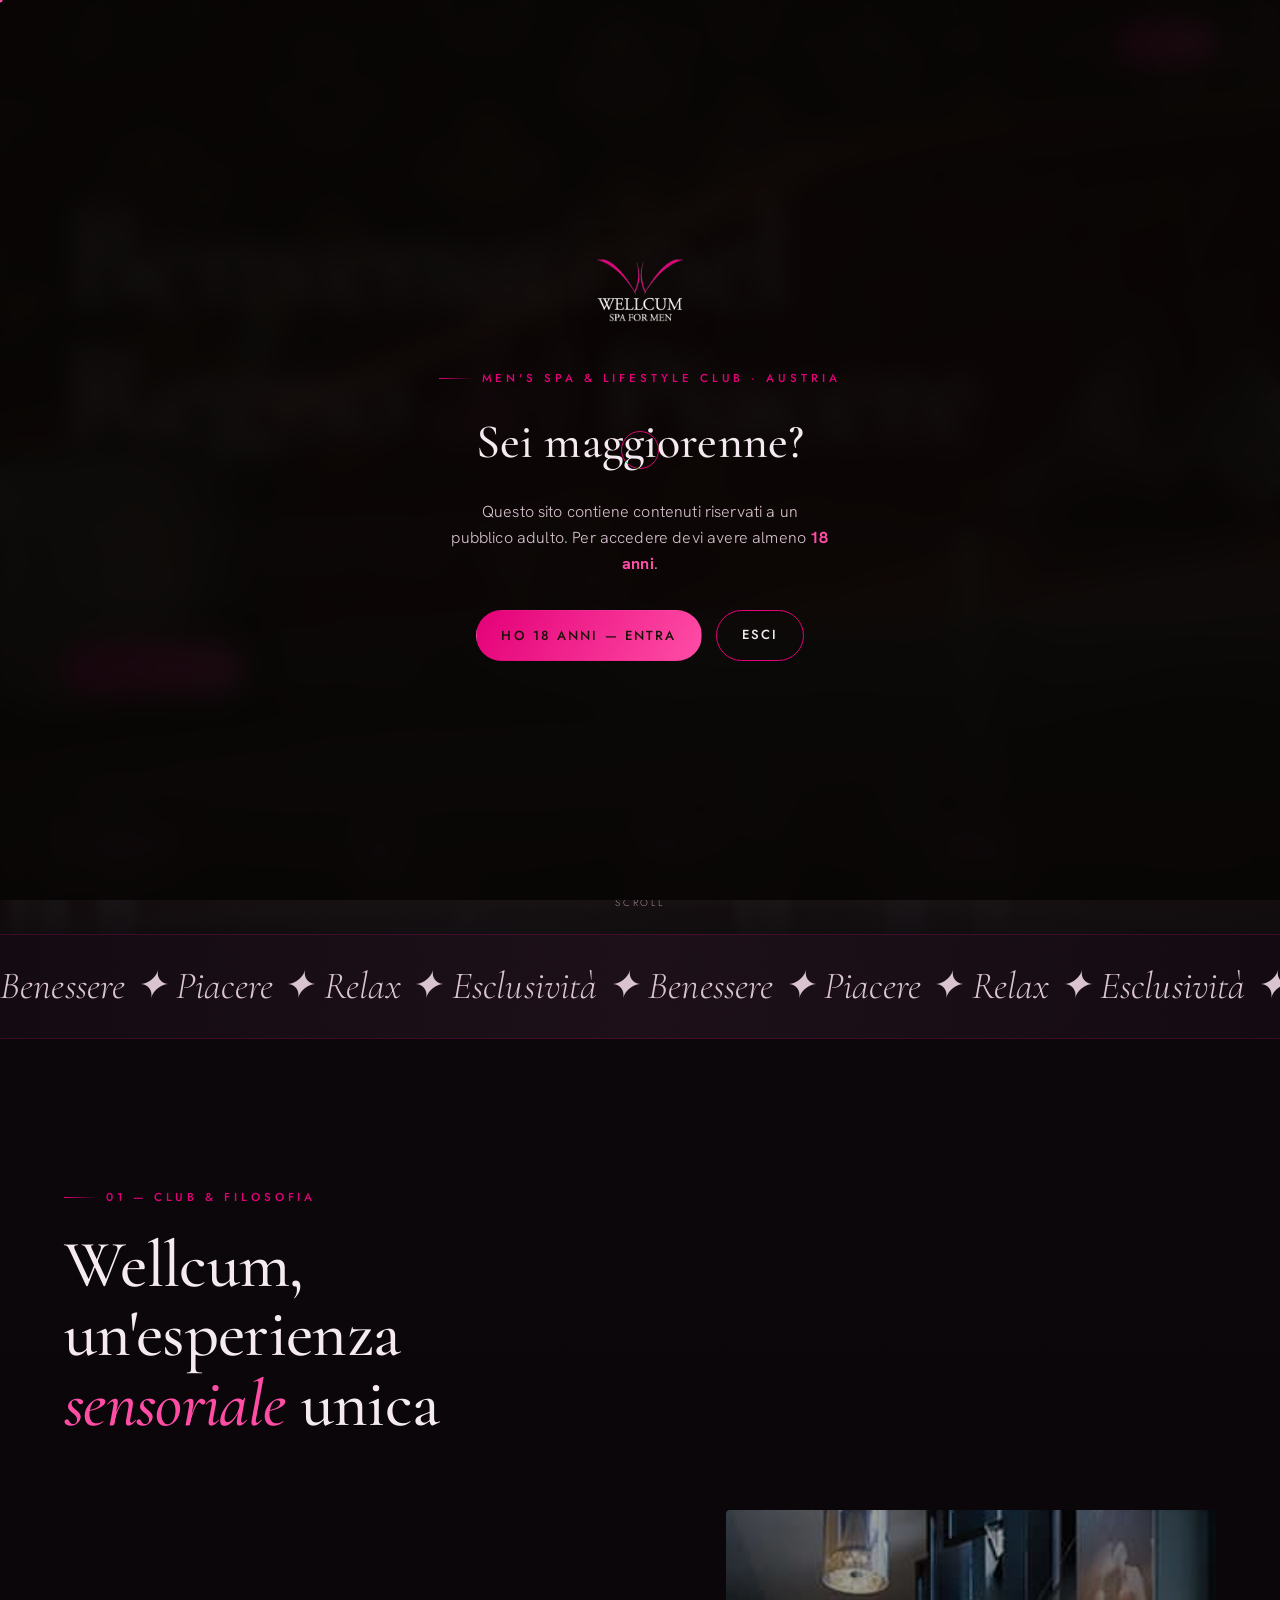
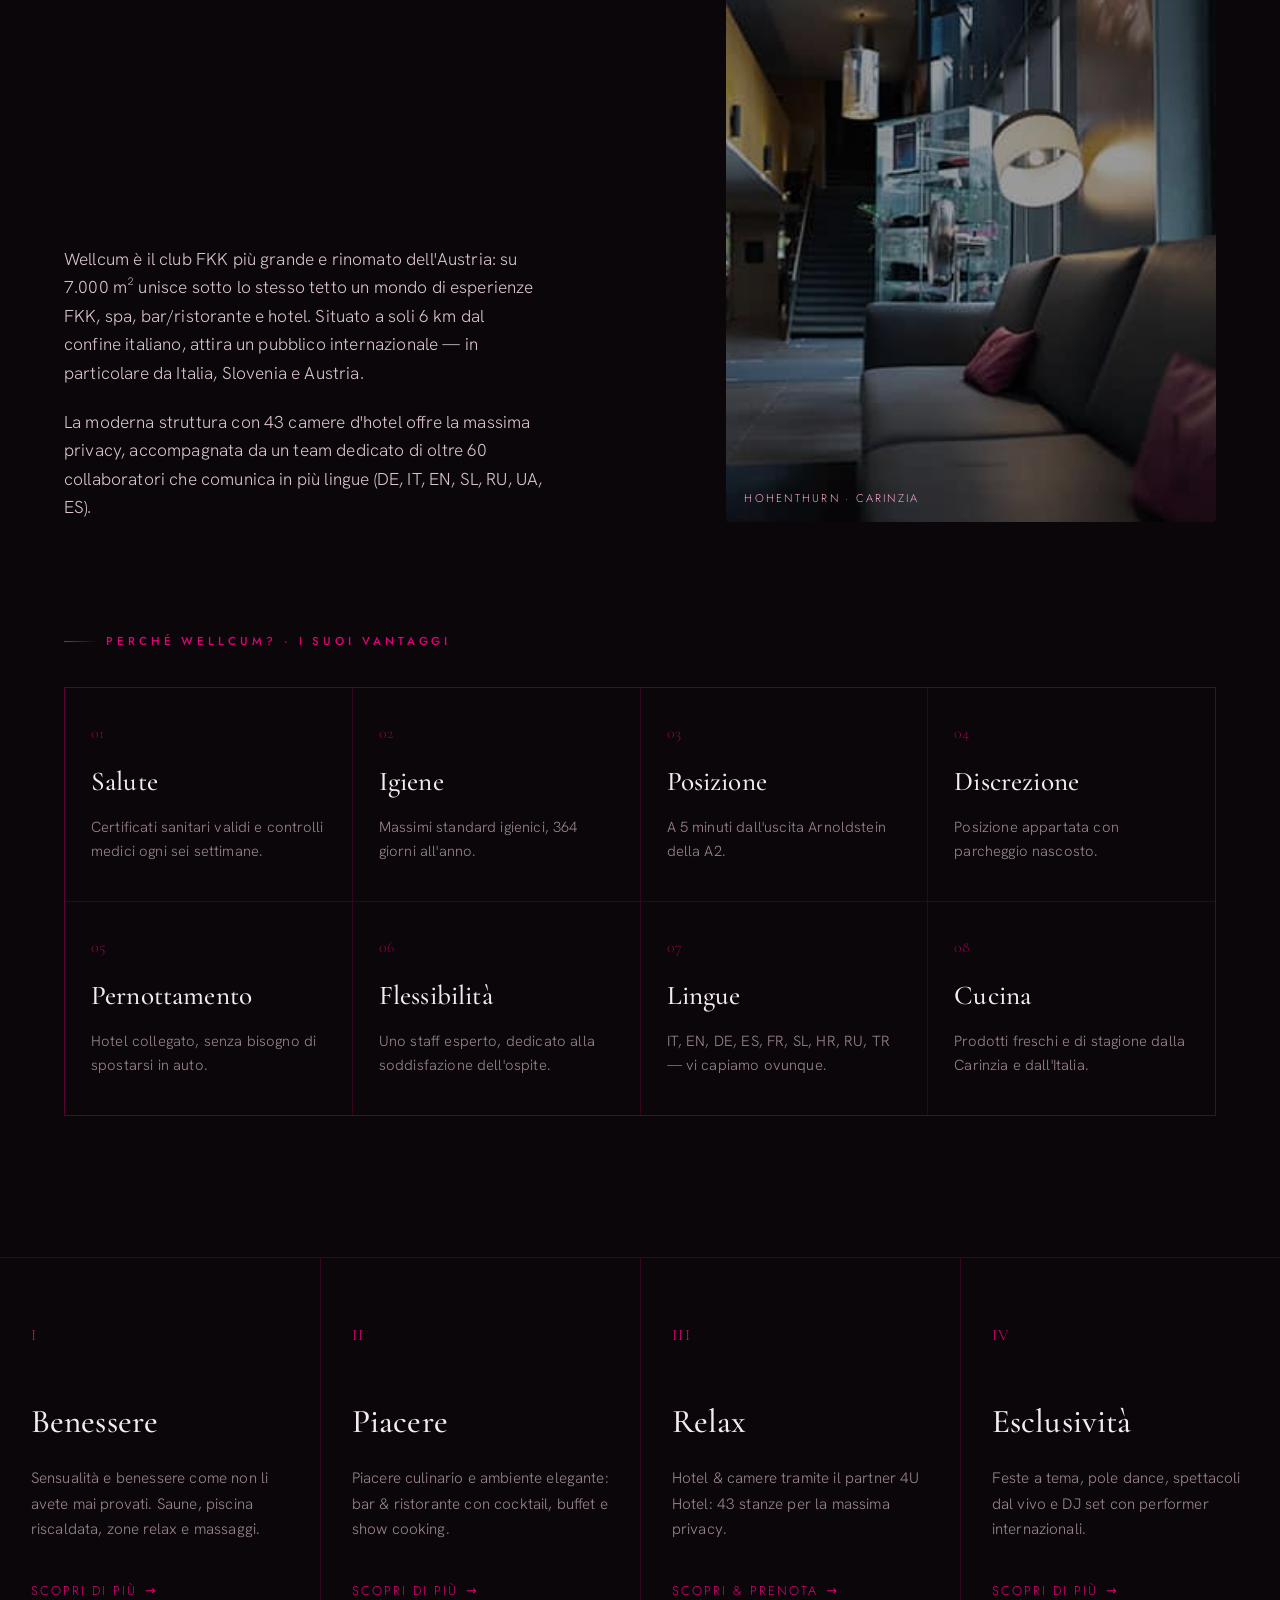
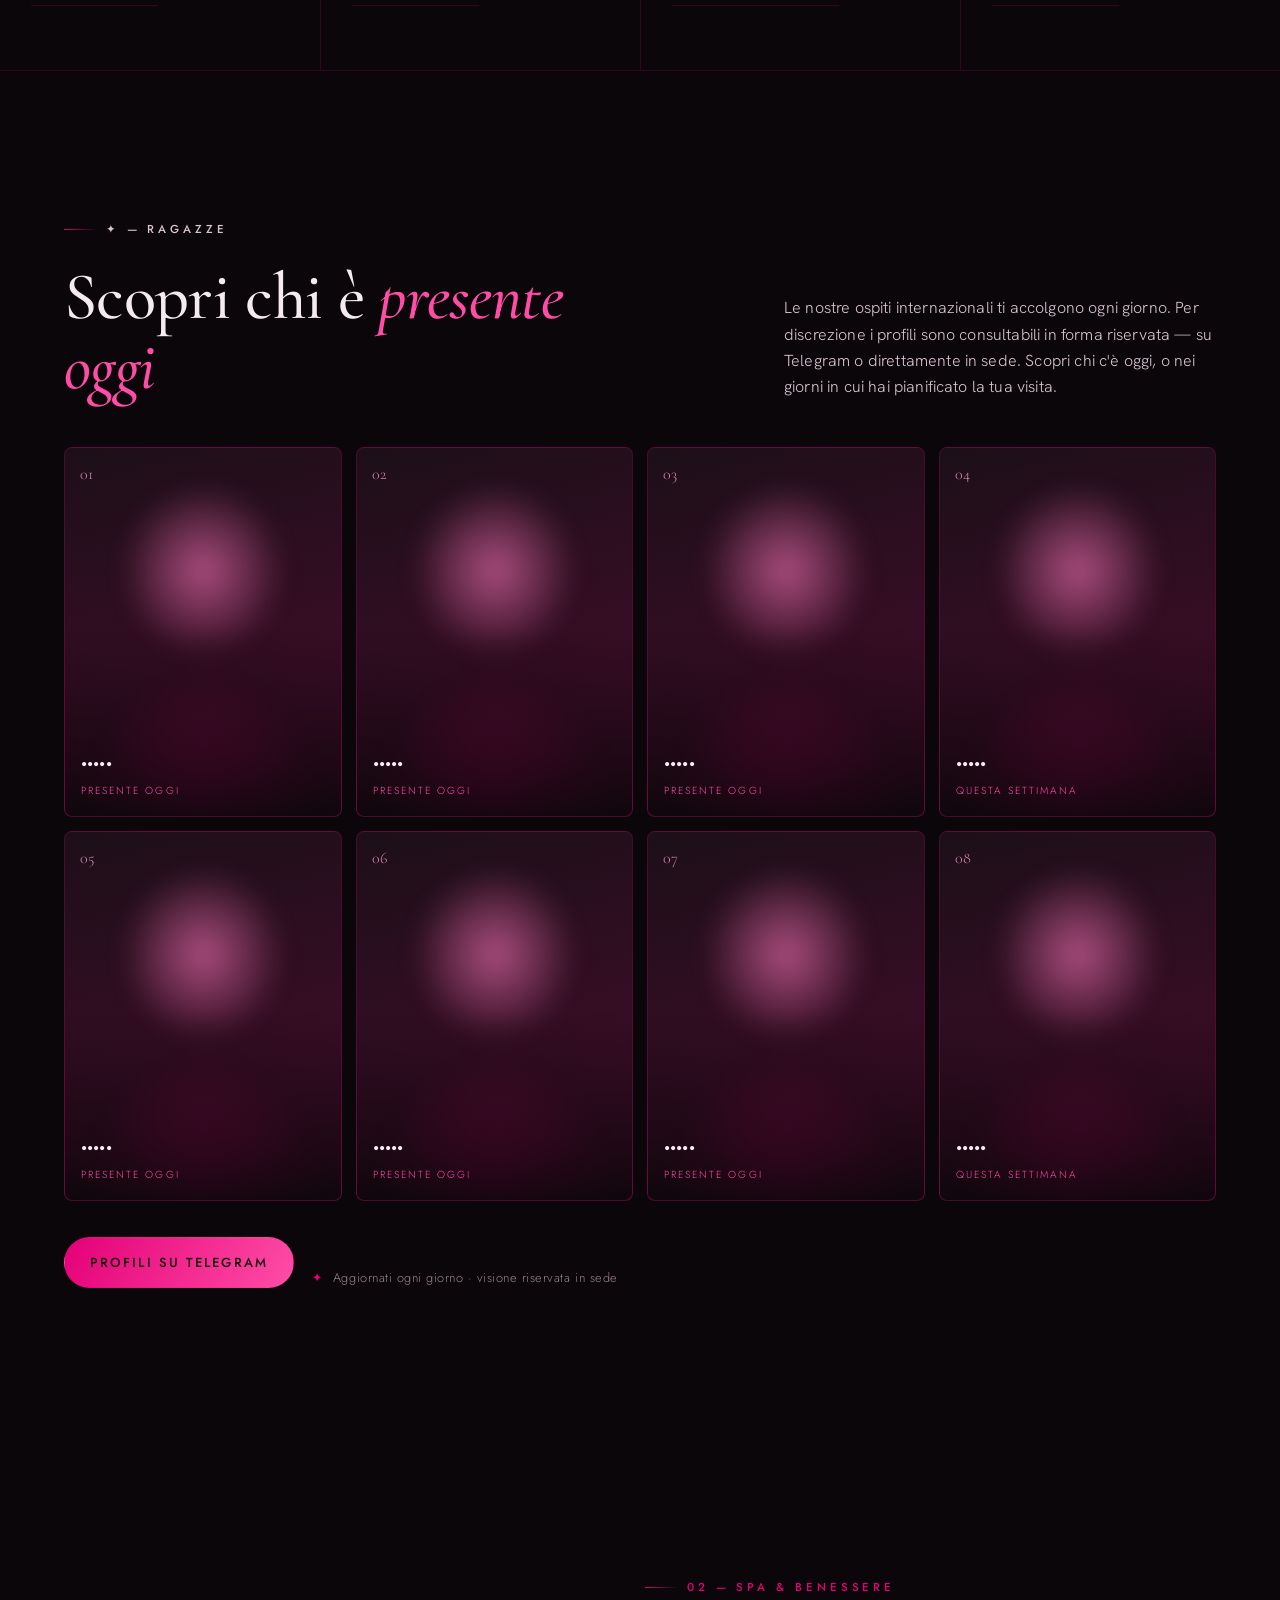
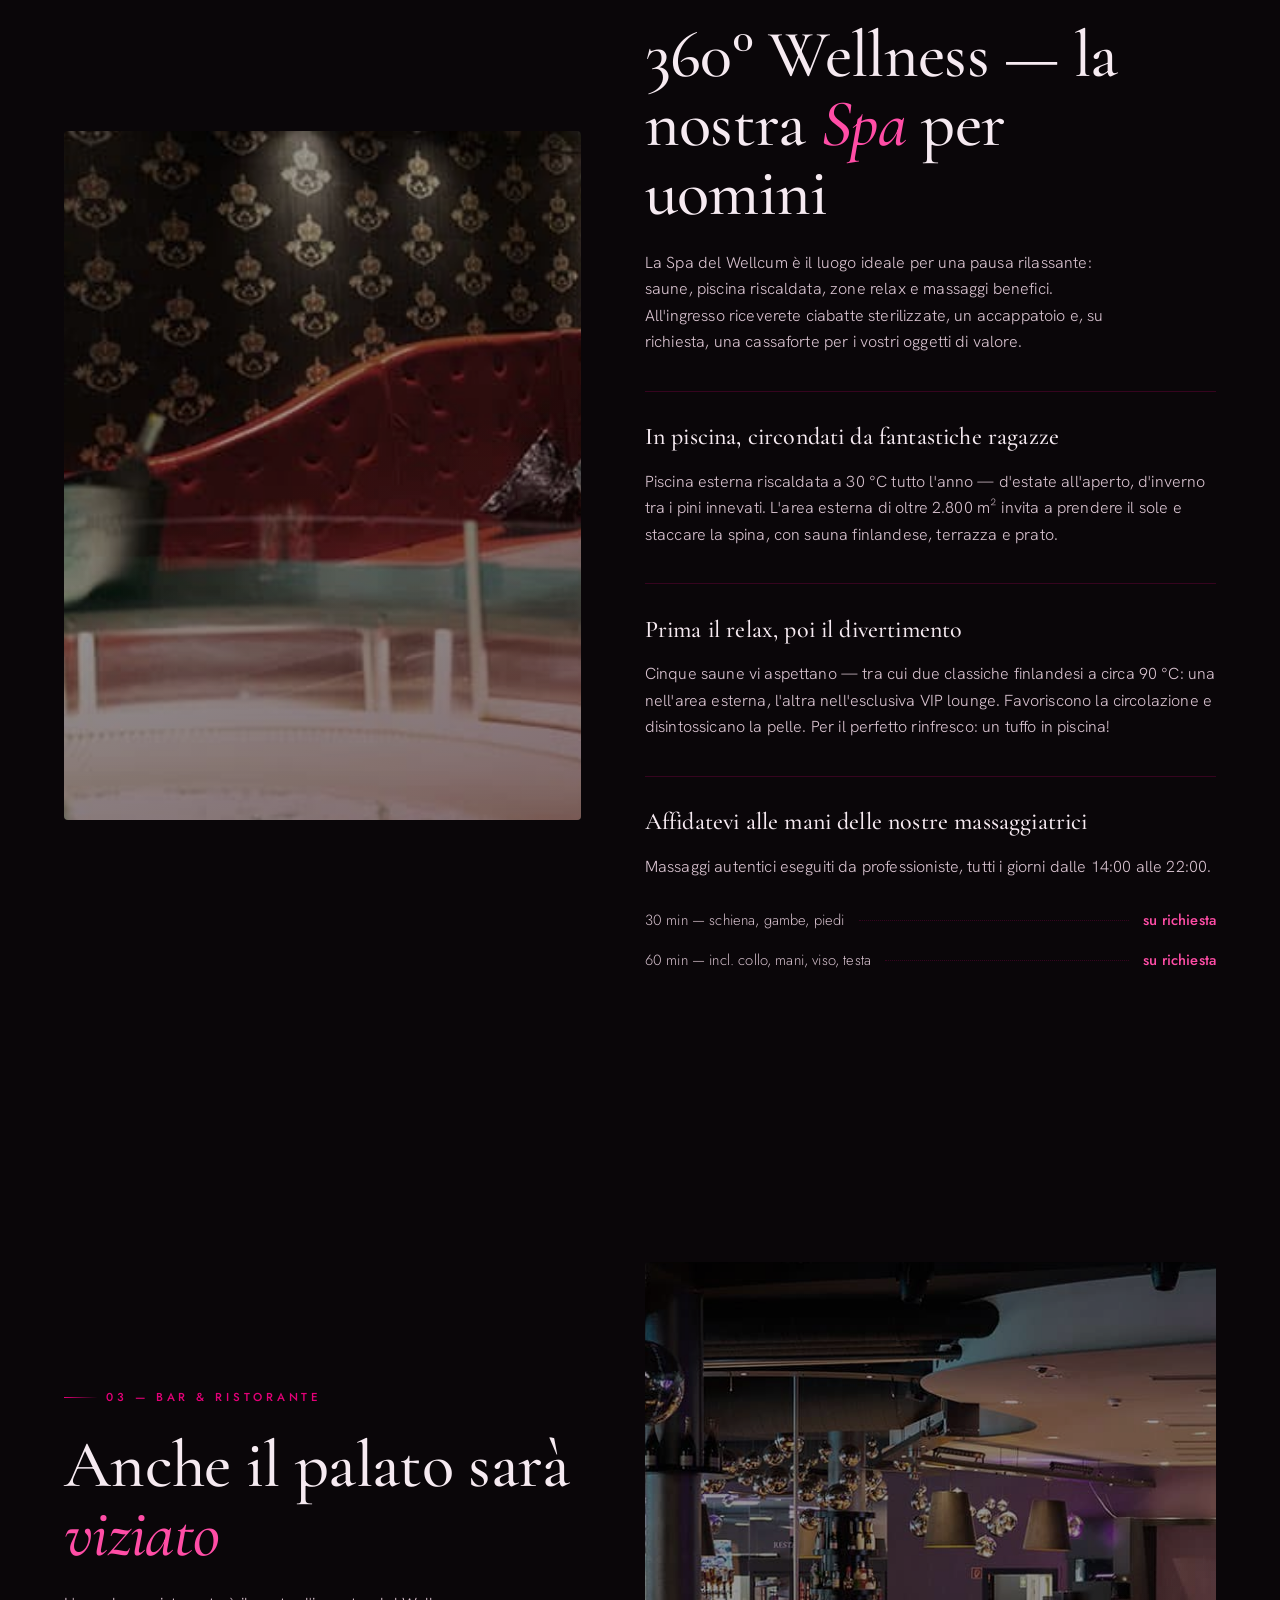
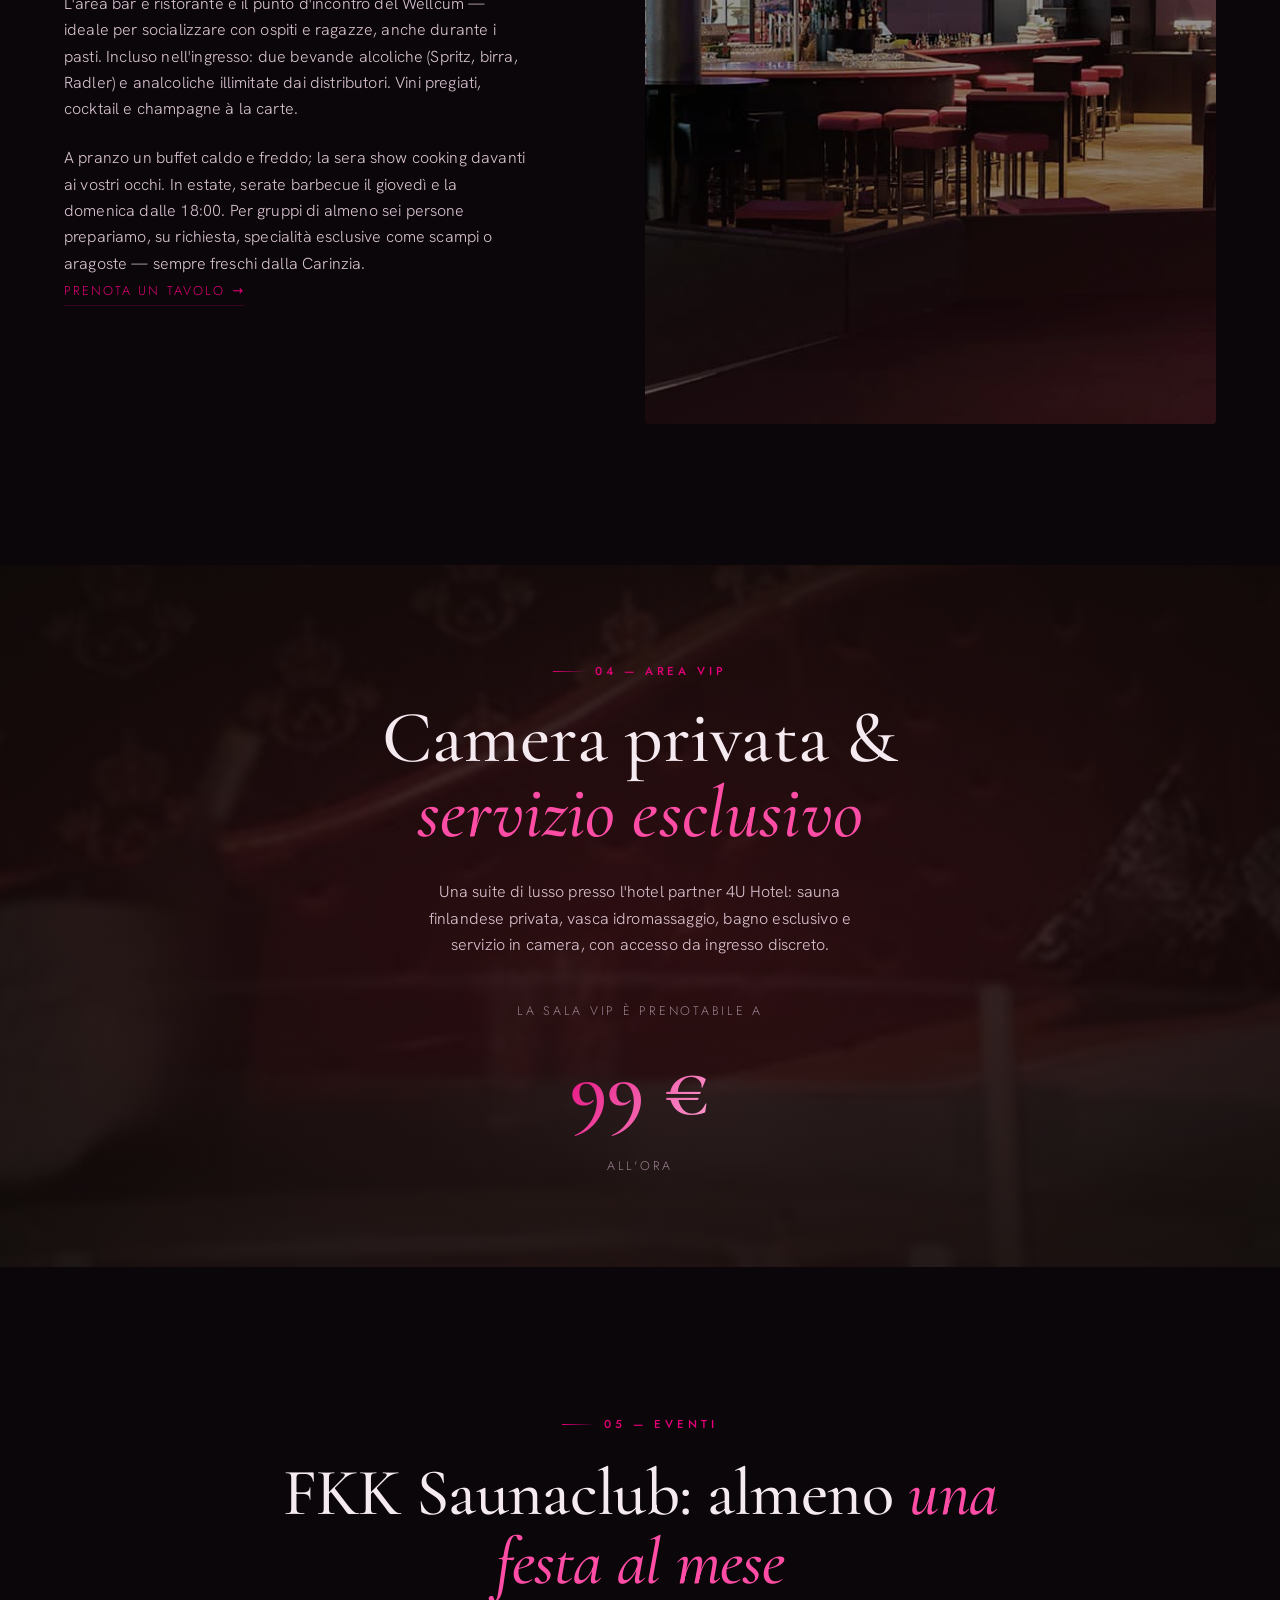
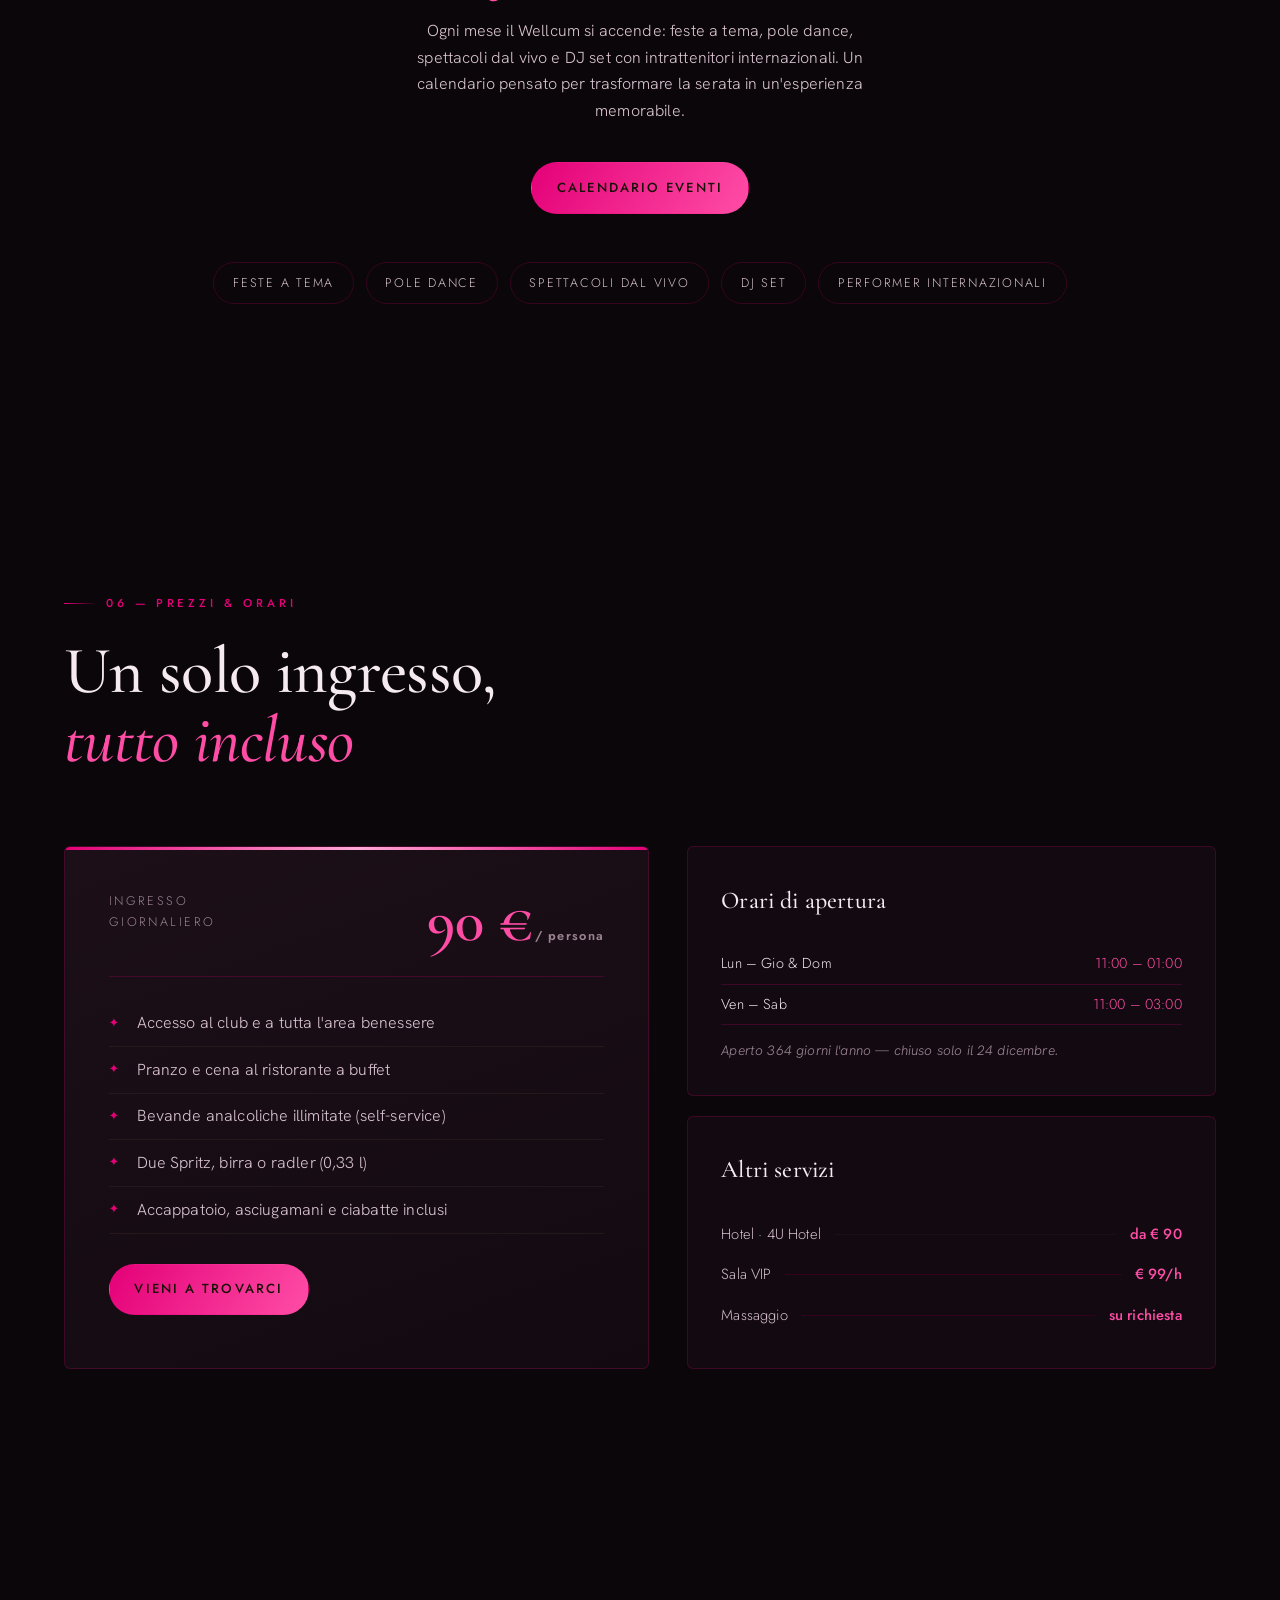
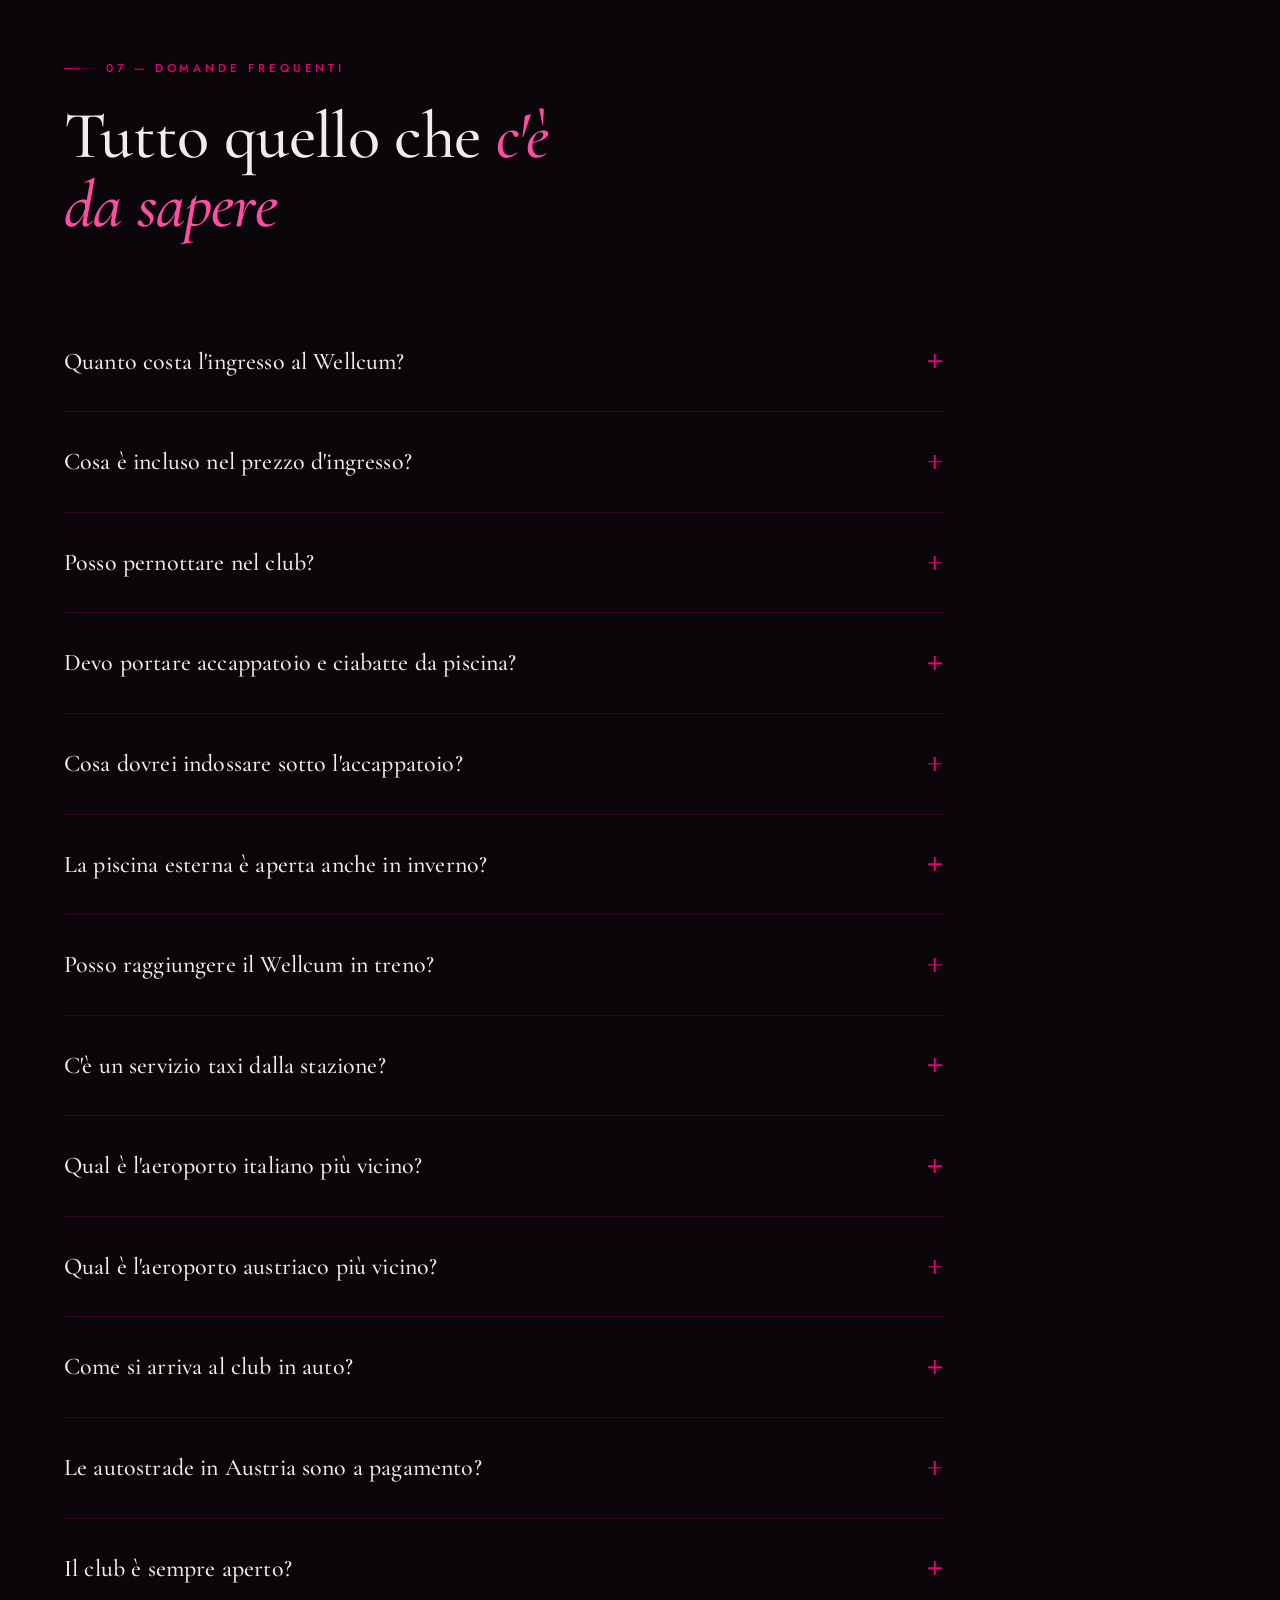
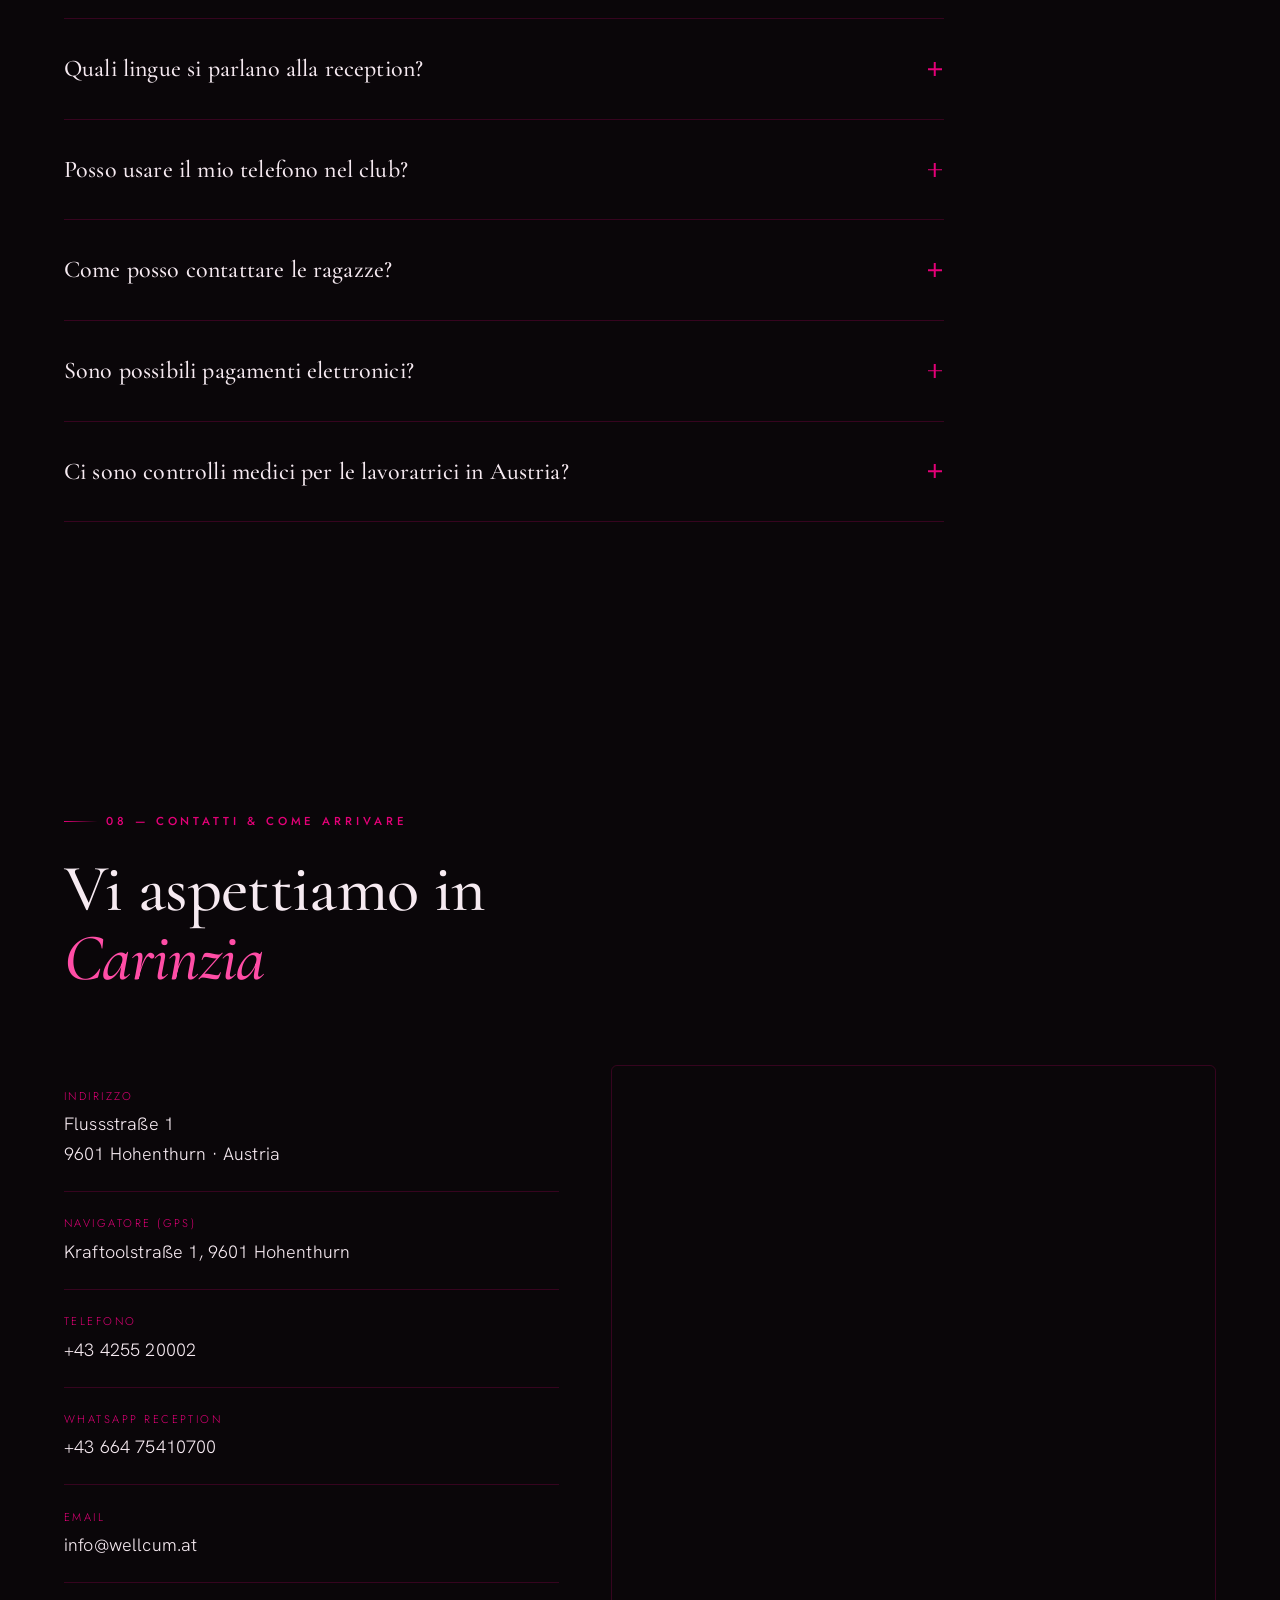
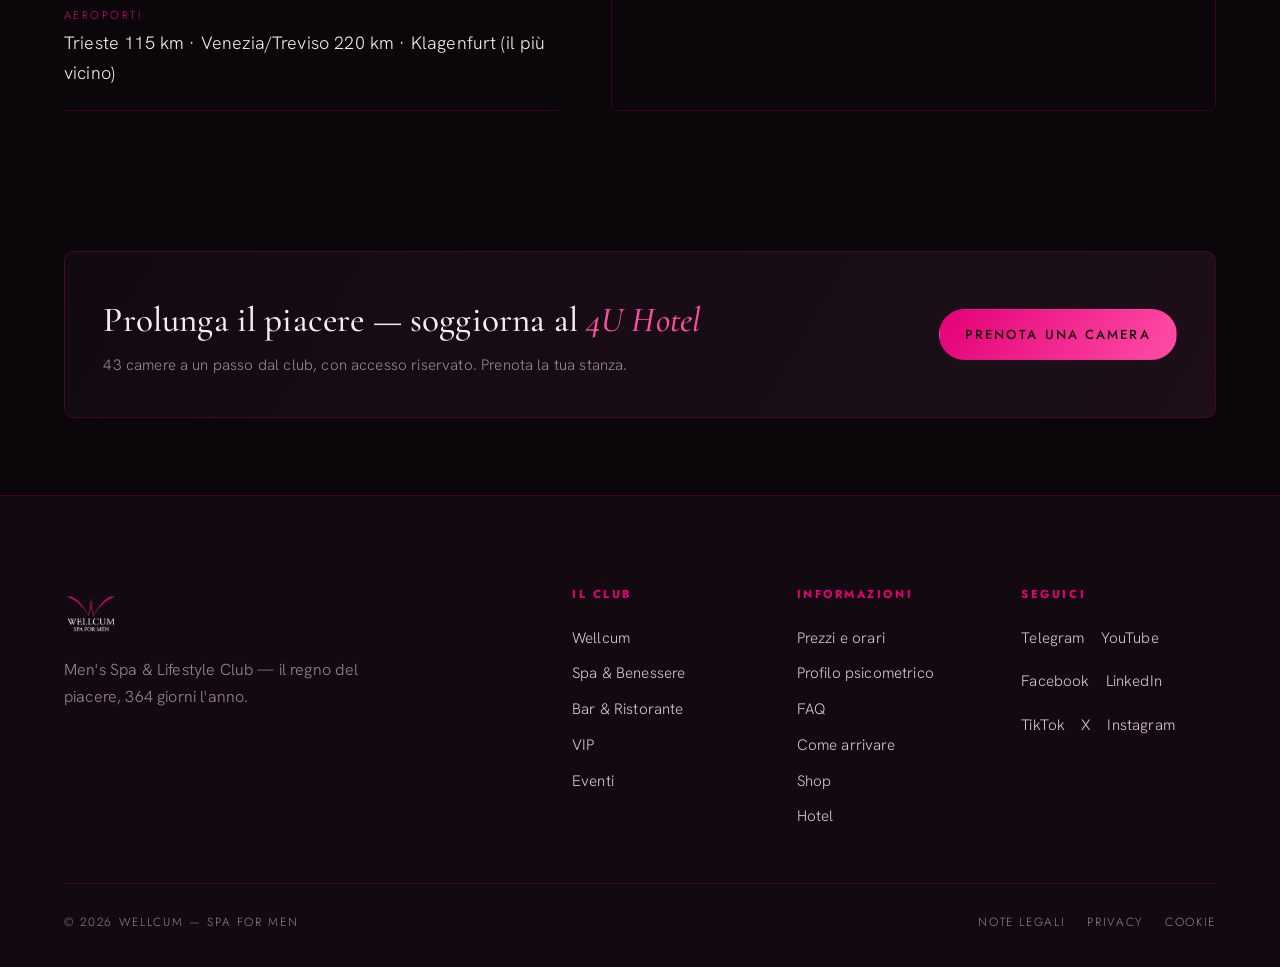
<file: index.html>
<!DOCTYPE html>
<html lang="it">
<head>
<meta charset="UTF-8" />
<meta name="viewport" content="width=device-width, initial-scale=1.0" />
<title>Wellcum — Men's Spa &amp; Lifestyle Club · Austria</title>
<meta name="description" content="Il club FKK più grande e rinomato d'Austria. 7.000 m² di spa, benessere, bar &amp; ristorante, eventi e ospitalità, a soli 6 km dal confine italiano." />
<link rel="icon" type="image/png" href="assets/LogoWebpage-1.png" />
<link rel="preconnect" href="https://fonts.googleapis.com" />
<link rel="preconnect" href="https://fonts.gstatic.com" crossorigin />
<link href="https://fonts.googleapis.com/css2?family=Cormorant+Garamond:ital,wght@0,400;0,500;0,600;0,700;1,400;1,500;1,600&family=Jost:wght@300;400;500;600&family=Hanken+Grotesk:wght@300;400;500;600&display=swap" rel="stylesheet" />
<link rel="stylesheet" href="css/styles.css" />
</head>
<body>

<!-- ░░ FILM GRAIN OVERLAY ░░ -->
<div class="grain" aria-hidden="true"></div>

<!-- ░░ SCROLL PROGRESS ░░ -->
<div class="progress" id="progress" aria-hidden="true"></div>

<!-- ░░ CUSTOM CURSOR ░░ -->
<div class="cursor" aria-hidden="true"></div>
<div class="cursor-dot" aria-hidden="true"></div>

<!-- ░░ AGE GATE ░░ -->
<div class="agegate" id="agegate" role="dialog" aria-modal="true" aria-labelledby="age-title">
  <div class="agegate__inner">
    <img src="assets/LogoWebpage-1.png" alt="Wellcum" class="agegate__logo" />
    <p class="eyebrow">Men's Spa &amp; Lifestyle Club · Austria</p>
    <h2 id="age-title" class="agegate__title">Sei maggiorenne?</h2>
    <p class="agegate__text">Questo sito contiene contenuti riservati a un pubblico adulto. Per accedere devi avere almeno <strong>18 anni</strong>.</p>
    <div class="agegate__actions">
      <button class="btn btn--gold" id="age-yes" data-magnetic>Ho 18 anni — Entra</button>
      <a class="btn btn--ghost" href="https://www.google.com" id="age-no">Esci</a>
    </div>
  </div>
</div>

<!-- ░░ PRELOADER ░░ -->
<div class="preloader" id="preloader" aria-hidden="true">
  <div class="preloader__mark">W</div>
  <div class="preloader__bar"><span></span></div>
</div>

<!-- ░░ NAV ░░ -->
<header class="nav" id="nav">
  <a href="#top" class="nav__logo" aria-label="Wellcum — Home">
    <img src="assets/LogoWebpage-1.png" alt="Wellcum" />
  </a>
  <nav class="nav__links" id="navLinks">
    <a href="#club">Il Club</a>
    <a href="#ragazze">Ragazze</a>
    <a href="#spa">Spa</a>
    <a href="#bar">Bar</a>
    <a href="#vip">VIP</a>
    <a href="#eventi">Eventi</a>
    <a href="hotel.html">Hotel</a>
    <a href="#prezzi">Prezzi</a>
    <a href="profilo.html">Profilo</a>
    <a href="#faq">FAQ</a>
    <a href="#contatti">Contatti</a>
  </nav>
  <div class="nav__right">
    <div class="nav__lang" aria-label="Lingua">
      <a class="is-active" href="index.html">IT</a><span>/</span><a href="en/index.html">EN</a><span>/</span><a href="de/index.html">DE</a>
    </div>
    <a href="hotel.html#prenota" class="btn btn--gold btn--sm" data-magnetic>Prenota</a>
    <button class="nav__burger" id="burger" aria-label="Menu" aria-expanded="false"><span></span><span></span></button>
  </div>
</header>

<main id="top">

  <!-- ░░ HERO ░░ -->
  <section class="hero" id="hero">
    <video class="hero__video" id="heroVideo" autoplay muted loop playsinline preload="auto"
           poster="assets/foto-3.jpg" data-mobile="https://vstr.wellcum.at/HomepageVideoMobile.mp4">
      <source src="https://vstr.wellcum.at/HomepageVideo.mp4" type="video/mp4" />
    </video>
    <div class="hero__veil" aria-hidden="true"></div>
    <div class="hero__content">
      <p class="eyebrow reveal" data-reveal>Men's Spa &amp; Lifestyle Club · Austria</p>
      <h1 class="hero__title">
        <span class="line" data-reveal><span>Benvenuti nel</span></span>
        <span class="line" data-reveal><span>Regno <em>del</em> Piacere</span></span>
      </h1>
      <p class="hero__sub reveal" data-reveal>Il club FKK più grande e rinomato d'Austria. Su 7.000&nbsp;m² un mondo di spa, benessere, gusto e ospitalità — a soli 6&nbsp;km dal confine italiano.</p>
      <div class="hero__cta reveal" data-reveal>
        <a href="#club" class="btn btn--gold" data-magnetic>Scopri il club</a>
        <a href="#prezzi" class="btn btn--ghost" data-magnetic>Prezzi &amp; Orari</a>
      </div>
    </div>
    <div class="hero__stats" data-reveal>
      <div class="stat"><span class="stat__num" data-count="7000" data-suffix="">0</span><span class="stat__label">m² di superficie</span></div>
      <div class="stat"><span class="stat__num" data-count="43" data-suffix="">0</span><span class="stat__label">camere d'hotel</span></div>
      <div class="stat"><span class="stat__num" data-count="60" data-suffix="+">0</span><span class="stat__label">collaboratori</span></div>
      <div class="stat"><span class="stat__num" data-count="364" data-suffix="">0</span><span class="stat__label">giorni l'anno</span></div>
    </div>
    <a class="hero__scroll" href="#club" aria-label="Scorri"><span></span>scroll</a>
  </section>

  <!-- ░░ MARQUEE ░░ -->
  <div class="marquee" aria-hidden="true">
    <div class="marquee__track">
      <span>Benessere ✦ Piacere ✦ Relax ✦ Esclusività ✦ Benessere ✦ Piacere ✦ Relax ✦ Esclusività ✦&nbsp;</span>
      <span>Benessere ✦ Piacere ✦ Relax ✦ Esclusività ✦ Benessere ✦ Piacere ✦ Relax ✦ Esclusività ✦&nbsp;</span>
    </div>
  </div>

  <!-- ░░ CLUB & FILOSOFIA ░░ -->
  <section class="section club" id="club">
    <div class="section__head">
      <p class="eyebrow" data-reveal>01 — Club &amp; Filosofia</p>
      <h2 class="section__title" data-reveal>Wellcum, un'esperienza <em>sensoriale</em> unica</h2>
    </div>
    <div class="club__grid">
      <div class="club__lead" data-reveal>
        <p>Wellcum è il club FKK più grande e rinomato dell'Austria: su 7.000&nbsp;m² unisce sotto lo stesso tetto un mondo di esperienze FKK, spa, bar/ristorante e hotel. Situato a soli 6&nbsp;km dal confine italiano, attira un pubblico internazionale — in particolare da Italia, Slovenia e Austria.</p>
        <p>La moderna struttura con 43 camere d'hotel offre la massima privacy, accompagnata da un team dedicato di oltre 60 collaboratori che comunica in più lingue (DE, IT, EN, SL, RU, UA, ES).</p>
      </div>
      <figure class="club__media" data-reveal data-parallax>
        <img src="assets/foto-4-1.jpg" alt="Ingresso del club Wellcum" loading="lazy" />
        <figcaption>Hohenthurn · Carinzia</figcaption>
      </figure>
    </div>

    <!-- 9 VANTAGGI -->
    <div class="why">
      <p class="eyebrow why__eyebrow" data-reveal>Perché Wellcum? · I Suoi vantaggi</p>
      <div class="why__grid">
        <article class="adv" data-reveal><span class="adv__n">01</span><h3>Salute</h3><p>Certificati sanitari validi e controlli medici ogni sei settimane.</p></article>
        <article class="adv" data-reveal><span class="adv__n">02</span><h3>Igiene</h3><p>Massimi standard igienici, 364 giorni all'anno.</p></article>
        <article class="adv" data-reveal><span class="adv__n">03</span><h3>Posizione</h3><p>A 5 minuti dall'uscita Arnoldstein della A2.</p></article>
        <article class="adv" data-reveal><span class="adv__n">04</span><h3>Discrezione</h3><p>Posizione appartata con parcheggio nascosto.</p></article>
        <article class="adv" data-reveal><span class="adv__n">05</span><h3>Pernottamento</h3><p>Hotel collegato, senza bisogno di spostarsi in auto.</p></article>
        <article class="adv" data-reveal><span class="adv__n">06</span><h3>Flessibilità</h3><p>Uno staff esperto, dedicato alla soddisfazione dell'ospite.</p></article>
        <article class="adv" data-reveal><span class="adv__n">07</span><h3>Lingue</h3><p>IT, EN, DE, ES, FR, SL, HR, RU, TR — vi capiamo ovunque.</p></article>
        <article class="adv" data-reveal><span class="adv__n">08</span><h3>Cucina</h3><p>Prodotti freschi e di stagione dalla Carinzia e dall'Italia.</p></article>
      </div>
    </div>
  </section>

  <!-- ░░ PILASTRI ░░ -->
  <section class="pillars" id="pillars" aria-label="I quattro mondi">
    <article class="pillar" data-reveal>
      <span class="pillar__idx">I</span>
      <h3>Benessere</h3>
      <p>Sensualità e benessere come non li avete mai provati. Saune, piscina riscaldata, zone relax e massaggi.</p>
      <a href="#spa" class="link-arrow">Scopri di più</a>
    </article>
    <article class="pillar" data-reveal>
      <span class="pillar__idx">II</span>
      <h3>Piacere</h3>
      <p>Piacere culinario e ambiente elegante: bar &amp; ristorante con cocktail, buffet e show cooking.</p>
      <a href="#bar" class="link-arrow">Scopri di più</a>
    </article>
    <article class="pillar" data-reveal>
      <span class="pillar__idx">III</span>
      <h3>Relax</h3>
      <p>Hotel &amp; camere tramite il partner 4U Hotel: 43 stanze per la massima privacy.</p>
      <a href="hotel.html" class="link-arrow">Scopri &amp; prenota</a>
    </article>
    <article class="pillar" data-reveal>
      <span class="pillar__idx">IV</span>
      <h3>Esclusività</h3>
      <p>Feste a tema, pole dance, spettacoli dal vivo e DJ set con performer internazionali.</p>
      <a href="#eventi" class="link-arrow">Scopri di più</a>
    </article>
  </section>

  <!-- ░░ RAGAZZE ░░ -->
  <section class="section ragazze" id="ragazze">
    <div class="ragazze__lead">
      <div>
        <p class="eyebrow" data-reveal>✦ — Ragazze</p>
        <h2 class="section__title" data-reveal>Scopri chi è <em>presente oggi</em></h2>
      </div>
      <p data-reveal>Le nostre ospiti internazionali ti accolgono ogni giorno. Per discrezione i profili sono consultabili in forma riservata — su Telegram o direttamente in sede. Scopri chi c'è oggi, o nei giorni in cui hai pianificato la tua visita.</p>
    </div>
    <div class="ragazze__grid" data-reveal>
      <div class="gcard"><span class="gcard__n">01</span><span class="gcard__tag"><b>•••••</b><span>Presente oggi</span></span></div>
      <div class="gcard"><span class="gcard__n">02</span><span class="gcard__tag"><b>•••••</b><span>Presente oggi</span></span></div>
      <div class="gcard"><span class="gcard__n">03</span><span class="gcard__tag"><b>•••••</b><span>Presente oggi</span></span></div>
      <div class="gcard"><span class="gcard__n">04</span><span class="gcard__tag"><b>•••••</b><span>Questa settimana</span></span></div>
      <div class="gcard"><span class="gcard__n">05</span><span class="gcard__tag"><b>•••••</b><span>Presente oggi</span></span></div>
      <div class="gcard"><span class="gcard__n">06</span><span class="gcard__tag"><b>•••••</b><span>Presente oggi</span></span></div>
      <div class="gcard"><span class="gcard__n">07</span><span class="gcard__tag"><b>•••••</b><span>Presente oggi</span></span></div>
      <div class="gcard"><span class="gcard__n">08</span><span class="gcard__tag"><b>•••••</b><span>Questa settimana</span></span></div>
    </div>
    <div class="ragazze__cta" data-reveal style="margin-top:36px;display:flex;gap:18px;flex-wrap:wrap;align-items:center;">
      <a href="https://t.me/wellclubaustria" target="_blank" rel="noopener" class="btn btn--gold" data-magnetic>Profili su Telegram</a>
      <span class="ragazze__note">Aggiornati ogni giorno · visione riservata in sede</span>
    </div>
  </section>

  <!-- ░░ SPA ░░ -->
  <section class="section feature feature--spa" id="spa">
    <div class="feature__media" data-reveal data-parallax>
      <img src="assets/foto-3.jpg" alt="Piscina e area benessere del Wellcum" loading="lazy" />
    </div>
    <div class="feature__body">
      <p class="eyebrow" data-reveal>02 — Spa &amp; Benessere</p>
      <h2 class="section__title" data-reveal>360° Wellness — la nostra <em>Spa</em> per uomini</h2>
      <p class="feature__intro" data-reveal>La Spa del Wellcum è il luogo ideale per una pausa rilassante: saune, piscina riscaldata, zone relax e massaggi benefici. All'ingresso riceverete ciabatte sterilizzate, un accappatoio e, su richiesta, una cassaforte per i vostri oggetti di valore.</p>

      <div class="subfeat" data-reveal>
        <h4>In piscina, circondati da fantastiche ragazze</h4>
        <p>Piscina esterna riscaldata a 30&nbsp;°C tutto l'anno — d'estate all'aperto, d'inverno tra i pini innevati. L'area esterna di oltre 2.800&nbsp;m² invita a prendere il sole e staccare la spina, con sauna finlandese, terrazza e prato.</p>
      </div>
      <div class="subfeat" data-reveal>
        <h4>Prima il relax, poi il divertimento</h4>
        <p>Cinque saune vi aspettano — tra cui due classiche finlandesi a circa 90&nbsp;°C: una nell'area esterna, l'altra nell'esclusiva VIP lounge. Favoriscono la circolazione e disintossicano la pelle. Per il perfetto rinfresco: un tuffo in piscina!</p>
      </div>
      <div class="subfeat" data-reveal>
        <h4>Affidatevi alle mani delle nostre massaggiatrici</h4>
        <p>Massaggi autentici eseguiti da professioniste, tutti i giorni dalle 14:00 alle 22:00.</p>
        <ul class="pricelist">
          <li><span>30 min — schiena, gambe, piedi</span><span class="dots"></span><span>su richiesta</span></li>
          <li><span>60 min — incl. collo, mani, viso, testa</span><span class="dots"></span><span>su richiesta</span></li>
        </ul>
      </div>
    </div>
  </section>

  <!-- ░░ BAR ░░ -->
  <section class="section feature feature--bar feature--rev" id="bar">
    <div class="feature__media" data-reveal data-parallax>
      <img src="assets/foto-1.jpg" alt="Bar e ristorante del Wellcum" loading="lazy" />
    </div>
    <div class="feature__body">
      <p class="eyebrow" data-reveal>03 — Bar &amp; Ristorante</p>
      <h2 class="section__title" data-reveal>Anche il palato sarà <em>viziato</em></h2>
      <p class="feature__intro" data-reveal>L'area bar e ristorante è il punto d'incontro del Wellcum — ideale per socializzare con ospiti e ragazze, anche durante i pasti. Incluso nell'ingresso: due bevande alcoliche (Spritz, birra, Radler) e analcoliche illimitate dai distributori. Vini pregiati, cocktail e champagne à la carte.</p>
      <p class="feature__intro" data-reveal>A pranzo un buffet caldo e freddo; la sera show cooking davanti ai vostri occhi. In estate, serate barbecue il giovedì e la domenica dalle 18:00. Per gruppi di almeno sei persone prepariamo, su richiesta, specialità esclusive come scampi o aragoste — sempre freschi dalla Carinzia.</p>
      <a href="#contatti" class="link-arrow" data-reveal>Prenota un tavolo</a>
    </div>
  </section>

  <!-- ░░ VIP ░░ -->
  <section class="vip" id="vip">
    <div class="vip__bg" style="background-image:url('assets/foto-3.jpg')" aria-hidden="true"></div>
    <div class="vip__inner">
      <p class="eyebrow" data-reveal>04 — Area VIP</p>
      <h2 class="vip__title" data-reveal>Camera privata &amp; <em>servizio esclusivo</em></h2>
      <p class="vip__text" data-reveal>Una suite di lusso presso l'hotel partner 4U Hotel: sauna finlandese privata, vasca idromassaggio, bagno esclusivo e servizio in camera, con accesso da ingresso discreto.</p>
      <div class="vip__price" data-reveal><span>La sala VIP è prenotabile a</span><strong>99 €</strong><span>all'ora</span></div>
    </div>
  </section>

  <!-- ░░ EVENTI ░░ -->
  <section class="section eventi" id="eventi">
    <div class="eventi__head">
      <p class="eyebrow" data-reveal>05 — Eventi</p>
      <h2 class="section__title" data-reveal>FKK Saunaclub: almeno <em>una festa al mese</em></h2>
      <p class="eventi__lead" data-reveal>Ogni mese il Wellcum si accende: feste a tema, pole dance, spettacoli dal vivo e DJ set con intrattenitori internazionali. Un calendario pensato per trasformare la serata in un'esperienza memorabile.</p>
      <a href="https://wellcum.at/eventi/" target="_blank" rel="noopener" class="btn btn--gold" data-magnetic data-reveal>Calendario eventi</a>
    </div>
    <ul class="eventi__tags" data-reveal>
      <li>Feste a tema</li><li>Pole dance</li><li>Spettacoli dal vivo</li><li>DJ set</li><li>Performer internazionali</li>
    </ul>
  </section>

  <!-- ░░ PREZZI & ORARI ░░ -->
  <section class="section prezzi" id="prezzi">
    <div class="section__head">
      <p class="eyebrow" data-reveal>06 — Prezzi &amp; Orari</p>
      <h2 class="section__title" data-reveal>Un solo ingresso, <em>tutto incluso</em></h2>
    </div>
    <div class="prezzi__grid">
      <div class="ticket" data-reveal>
        <div class="ticket__top">
          <span class="ticket__kicker">Ingresso giornaliero</span>
          <span class="ticket__price">90&nbsp;€<small>/ persona</small></span>
        </div>
        <ul class="ticket__list">
          <li>Accesso al club e a tutta l'area benessere</li>
          <li>Pranzo e cena al ristorante a buffet</li>
          <li>Bevande analcoliche illimitate (self-service)</li>
          <li>Due Spritz, birra o radler (0,33 l)</li>
          <li>Accappatoio, asciugamani e ciabatte inclusi</li>
        </ul>
        <a href="#contatti" class="btn btn--gold" data-magnetic>Vieni a trovarci</a>
      </div>
      <div class="prezzi__side">
        <div class="hours" data-reveal>
          <h4>Orari di apertura</h4>
          <ul>
            <li><span>Lun – Gio &amp; Dom</span><span>11:00 – 01:00</span></li>
            <li><span>Ven – Sab</span><span>11:00 – 03:00</span></li>
          </ul>
          <p class="hours__note">Aperto 364 giorni l'anno — chiuso solo il 24 dicembre.</p>
        </div>
        <div class="extras" data-reveal>
          <h4>Altri servizi</h4>
          <ul class="pricelist">
            <li><span>Hotel · 4U Hotel</span><span class="dots"></span><span>da € 90</span></li>
            <li><span>Sala VIP</span><span class="dots"></span><span>€ 99/h</span></li>
            <li><span>Massaggio</span><span class="dots"></span><span>su richiesta</span></li>
          </ul>
        </div>
      </div>
    </div>
  </section>

  <!-- ░░ FAQ ░░ -->
  <section class="section faq" id="faq">
    <div class="section__head">
      <p class="eyebrow" data-reveal>07 — Domande frequenti</p>
      <h2 class="section__title" data-reveal>Tutto quello che <em>c'è da sapere</em></h2>
    </div>
    <div class="faq__list" data-reveal>
      <details class="qa"><summary>Quanto costa l'ingresso al Wellcum?<i></i></summary><div class="qa__a"><p>Il prezzo d'ingresso è di 90 euro.</p></div></details>
      <details class="qa"><summary>Cosa è incluso nel prezzo d'ingresso?<i></i></summary><div class="qa__a"><p>L'uso della SPA e della piscina, due bevande a scelta (birra, spritz o radler), bevande analcoliche illimitate dai distributori e un buffet all-you-can-eat durante gli orari di apertura del ristorante.</p></div></details>
      <details class="qa"><summary>Posso pernottare nel club?<i></i></summary><div class="qa__a"><p>Il club confina con l'hotel partner, che offre 43 camere. <a href="https://www.4uhotel.at/" target="_blank" rel="noopener">Visita il sito dell'hotel →</a></p></div></details>
      <details class="qa"><summary>Devo portare accappatoio e ciabatte da piscina?<i></i></summary><div class="qa__a"><p>Accappatoio e ciabatte vengono forniti all'ingresso. Potete comunque portare i vostri se lo desiderate.</p></div></details>
      <details class="qa"><summary>Cosa dovrei indossare sotto l'accappatoio?<i></i></summary><div class="qa__a"><p>Potete decidere voi: nulla o un costume da bagno. Per l'accesso al ristorante è obbligatorio indossare l'accappatoio.</p></div></details>
      <details class="qa"><summary>La piscina esterna è aperta anche in inverno?<i></i></summary><div class="qa__a"><p>Sì, la piscina è aperta tutto l'anno. In inverno l'acqua viene riscaldata a 30&nbsp;°C.</p></div></details>
      <details class="qa"><summary>Posso raggiungere il Wellcum in treno?<i></i></summary><div class="qa__a"><p>Sì. Le stazioni più vicine sono Arnoldstein e Villach, collegate con le principali stazioni del Nord Italia.</p></div></details>
      <details class="qa"><summary>C'è un servizio taxi dalla stazione?<i></i></summary><div class="qa__a"><p>Sono disponibili diversi servizi taxi 24 ore su 24.</p></div></details>
      <details class="qa"><summary>Qual è l'aeroporto italiano più vicino?<i></i></summary><div class="qa__a"><p>L'aeroporto di Venezia, a circa due ore e mezza di auto.</p></div></details>
      <details class="qa"><summary>Qual è l'aeroporto austriaco più vicino?<i></i></summary><div class="qa__a"><p>L'aeroporto di Klagenfurt.</p></div></details>
      <details class="qa"><summary>Come si arriva al club in auto?<i></i></summary><div class="qa__a"><p>Il percorso più veloce è l'autostrada da Udine, la A23, che in Austria diventa la A2. Uscite: Tarvisio o Arnoldstein.</p></div></details>
      <details class="qa"><summary>Le autostrade in Austria sono a pagamento?<i></i></summary><div class="qa__a"><p>Sì, serve la "Vignette": costa 9,80 euro ed è valida 10 giorni su tutta la rete. Uscendo a Tarvisio si evita il pedaggio e si raggiunge il club tramite la strada statale.</p></div></details>
      <details class="qa"><summary>Il club è sempre aperto?<i></i></summary><div class="qa__a"><p>Sì, tutto l'anno, ad eccezione del 24 dicembre.</p></div></details>
      <details class="qa"><summary>Quali lingue si parlano alla reception?<i></i></summary><div class="qa__a"><p>Tutto il personale parla italiano, inglese e tedesco.</p></div></details>
      <details class="qa"><summary>Posso usare il mio telefono nel club?<i></i></summary><div class="qa__a"><p>No, l'uso dei cellulari non è consentito. Vanno lasciati nella camera d'albergo, negli spogliatoi o nelle casseforti.</p></div></details>
      <details class="qa"><summary>Come posso contattare le ragazze?<i></i></summary><div class="qa__a"><p>Le ragazze sono ospiti del club e lavoratrici autonome. Gli accordi si prendono all'interno del club; la durata minima del soggiorno è di mezz'ora.</p></div></details>
      <details class="qa"><summary>Sono possibili pagamenti elettronici?<i></i></summary><div class="qa__a"><p>I pagamenti elettronici sono possibili solo per i servizi bar e hotel. Le lavoratrici autonome possono essere pagate solo in contanti.</p></div></details>
      <details class="qa"><summary>Ci sono controlli medici per le lavoratrici in Austria?<i></i></summary><div class="qa__a"><p>I controlli medici sono obbligatori e vengono effettuati ogni sei settimane, con esame completo in particolare per le malattie sessualmente trasmissibili.</p></div></details>
    </div>
  </section>

  <!-- ░░ CONTATTI ░░ -->
  <section class="section contatti" id="contatti">
    <div class="section__head">
      <p class="eyebrow" data-reveal>08 — Contatti &amp; Come arrivare</p>
      <h2 class="section__title" data-reveal>Vi aspettiamo in <em>Carinzia</em></h2>
    </div>
    <div class="contatti__grid">
      <div class="contatti__info" data-reveal>
        <div class="cinfo">
          <span class="cinfo__k">Indirizzo</span>
          <span class="cinfo__v">Flussstraße 1<br />9601 Hohenthurn · Austria</span>
        </div>
        <div class="cinfo">
          <span class="cinfo__k">Navigatore (GPS)</span>
          <span class="cinfo__v">Kraftoolstraße 1, 9601 Hohenthurn</span>
        </div>
        <div class="cinfo">
          <span class="cinfo__k">Telefono</span>
          <span class="cinfo__v"><a href="tel:+43425520002">+43 4255 20002</a></span>
        </div>
        <div class="cinfo">
          <span class="cinfo__k">WhatsApp reception</span>
          <span class="cinfo__v"><a href="https://wa.me/4366475410700" target="_blank" rel="noopener">+43 664 75410700</a></span>
        </div>
        <div class="cinfo">
          <span class="cinfo__k">Email</span>
          <span class="cinfo__v"><a href="mailto:info@wellcum.at">info@wellcum.at</a></span>
        </div>
        <div class="cinfo">
          <span class="cinfo__k">Aeroporti</span>
          <span class="cinfo__v">Trieste 115 km · Venezia/Treviso 220 km · Klagenfurt (il più vicino)</span>
        </div>
      </div>
      <div class="contatti__map" data-reveal>
        <iframe
          title="Mappa Wellcum"
          src="https://www.google.com/maps?q=Flussstrasse%201,%209601%20Hohenthurn,%20Austria&output=embed"
          loading="lazy" referrerpolicy="no-referrer-when-downgrade"></iframe>
      </div>
    </div>
  </section>

  <!-- ░░ BRIDGE → HOTEL ░░ -->
  <section class="bridge" aria-label="4U Hotel" style="padding-bottom:clamp(40px,6vw,80px);">
    <div class="bridge__inner" data-reveal>
      <div class="bridge__txt">
        <h3>Prolunga il piacere — soggiorna al <em>4U Hotel</em></h3>
        <p>43 camere a un passo dal club, con accesso riservato. Prenota la tua stanza.</p>
      </div>
      <a href="hotel.html#prenota" class="btn btn--gold" data-magnetic>Prenota una camera</a>
    </div>
  </section>

</main>

<!-- ░░ FOOTER ░░ -->
<footer class="footer">
  <div class="footer__top">
    <div class="footer__brand">
      <img src="assets/LogoWebpage-1.png" alt="Wellcum" />
      <p>Men's Spa &amp; Lifestyle Club — il regno del piacere, 364 giorni l'anno.</p>
    </div>
    <div class="footer__cols">
      <div>
        <h5>Il Club</h5>
        <a href="#club">Wellcum</a><a href="#spa">Spa &amp; Benessere</a><a href="#bar">Bar &amp; Ristorante</a><a href="#vip">VIP</a><a href="#eventi">Eventi</a>
      </div>
      <div>
        <h5>Informazioni</h5>
        <a href="#prezzi">Prezzi e orari</a><a href="profilo.html">Profilo psicometrico</a><a href="#faq">FAQ</a><a href="#contatti">Come arrivare</a><a href="https://www.w-merchandise.com/" target="_blank" rel="noopener">Shop</a><a href="hotel.html">Hotel</a>
      </div>
      <div>
        <h5>Seguici</h5>
        <div class="footer__social">
          <a href="https://t.me/wellclubaustria" target="_blank" rel="noopener" aria-label="Telegram">Telegram</a>
          <a href="https://www.youtube.com/@Wellc_mClub" target="_blank" rel="noopener" aria-label="YouTube">YouTube</a>
          <a href="https://www.facebook.com/wellcumclubaustria" target="_blank" rel="noopener" aria-label="Facebook">Facebook</a>
          <a href="https://it.linkedin.com/company/wellcumclub" target="_blank" rel="noopener" aria-label="LinkedIn">LinkedIn</a>
          <a href="https://www.tiktok.com/@wellcum_official" target="_blank" rel="noopener" aria-label="TikTok">TikTok</a>
          <a href="https://twitter.com/Wellcumclub" target="_blank" rel="noopener" aria-label="X">X</a>
          <a href="https://www.instagram.com/wellc_m.official/" target="_blank" rel="noopener" aria-label="Instagram">Instagram</a>
        </div>
      </div>
    </div>
  </div>
  <div class="footer__bottom">
    <span>© <span id="year">2026</span> WELLCUM — SPA FOR MEN</span>
    <div class="footer__legal">
      <a href="#">Note legali</a><a href="#">Privacy</a><a href="#">Cookie</a>
    </div>
  </div>
</footer>

<script src="js/main.js"></script>
</body>
</html>
</file>
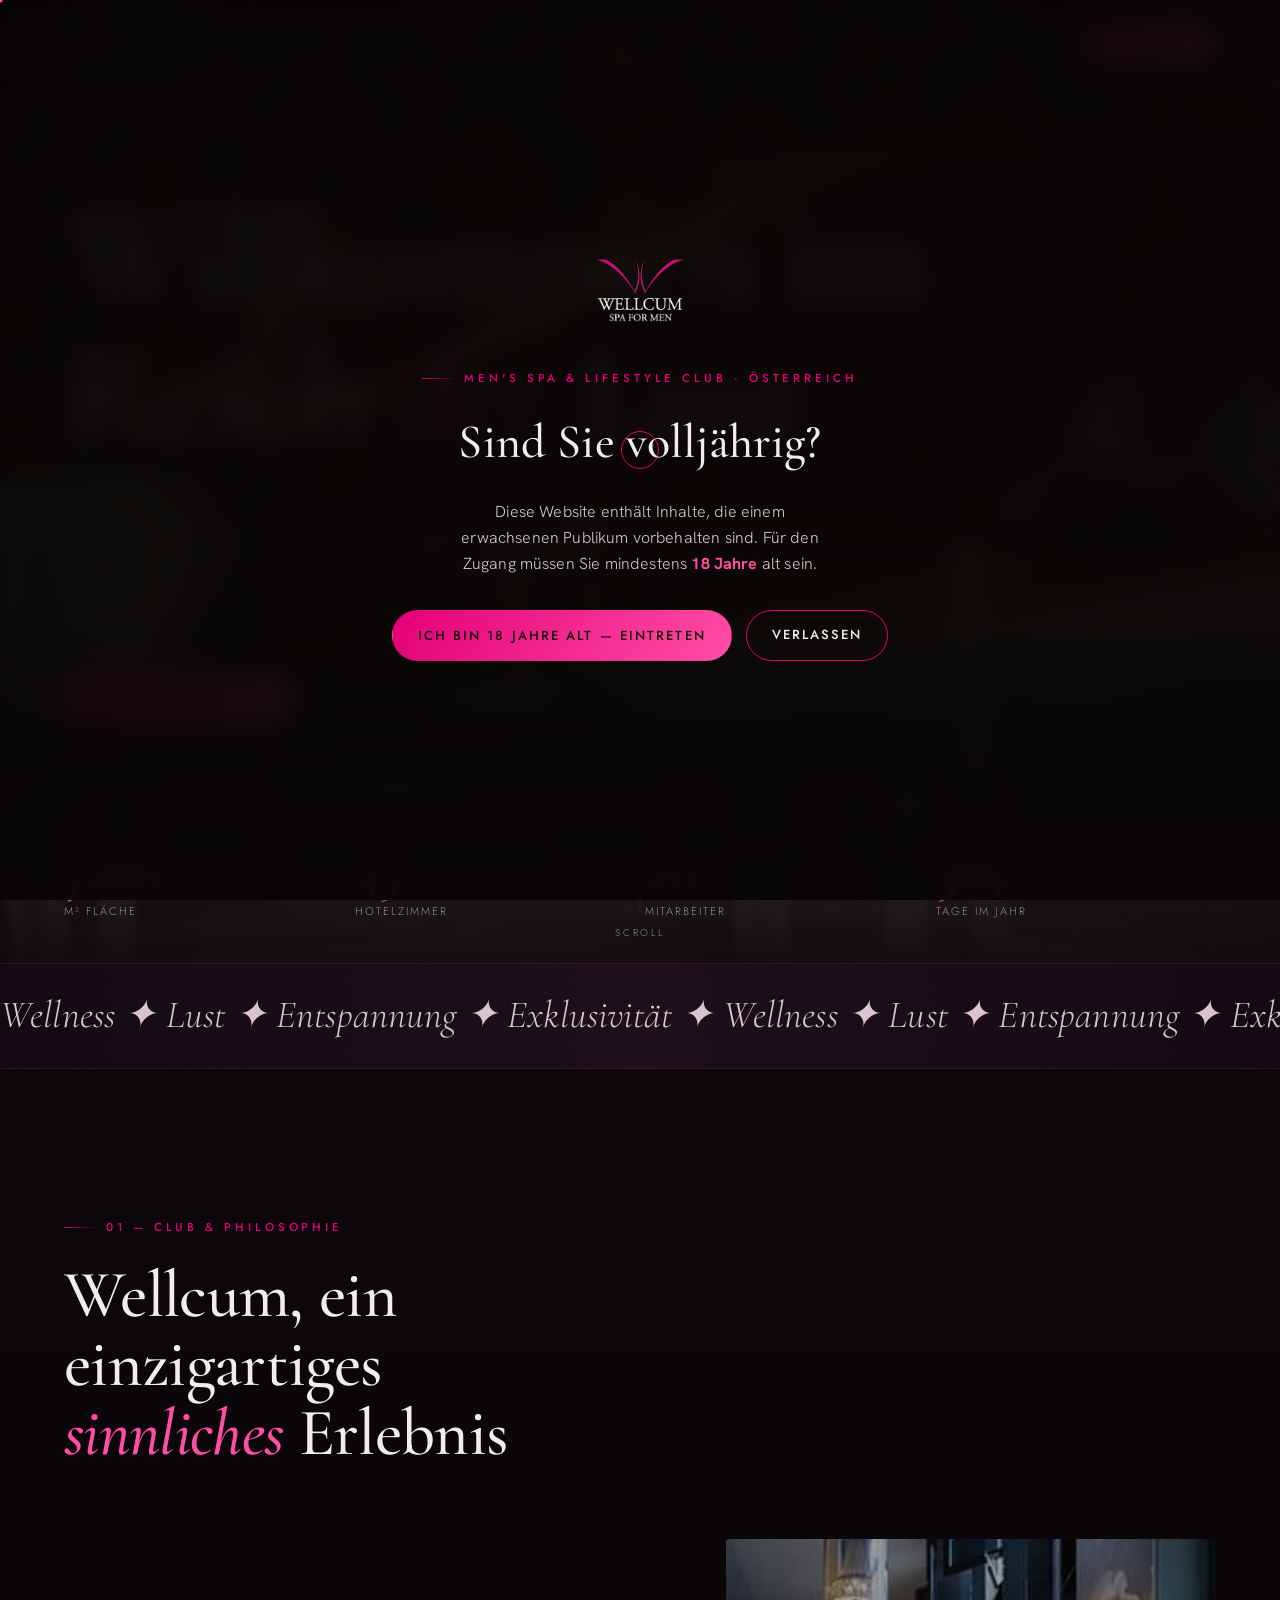
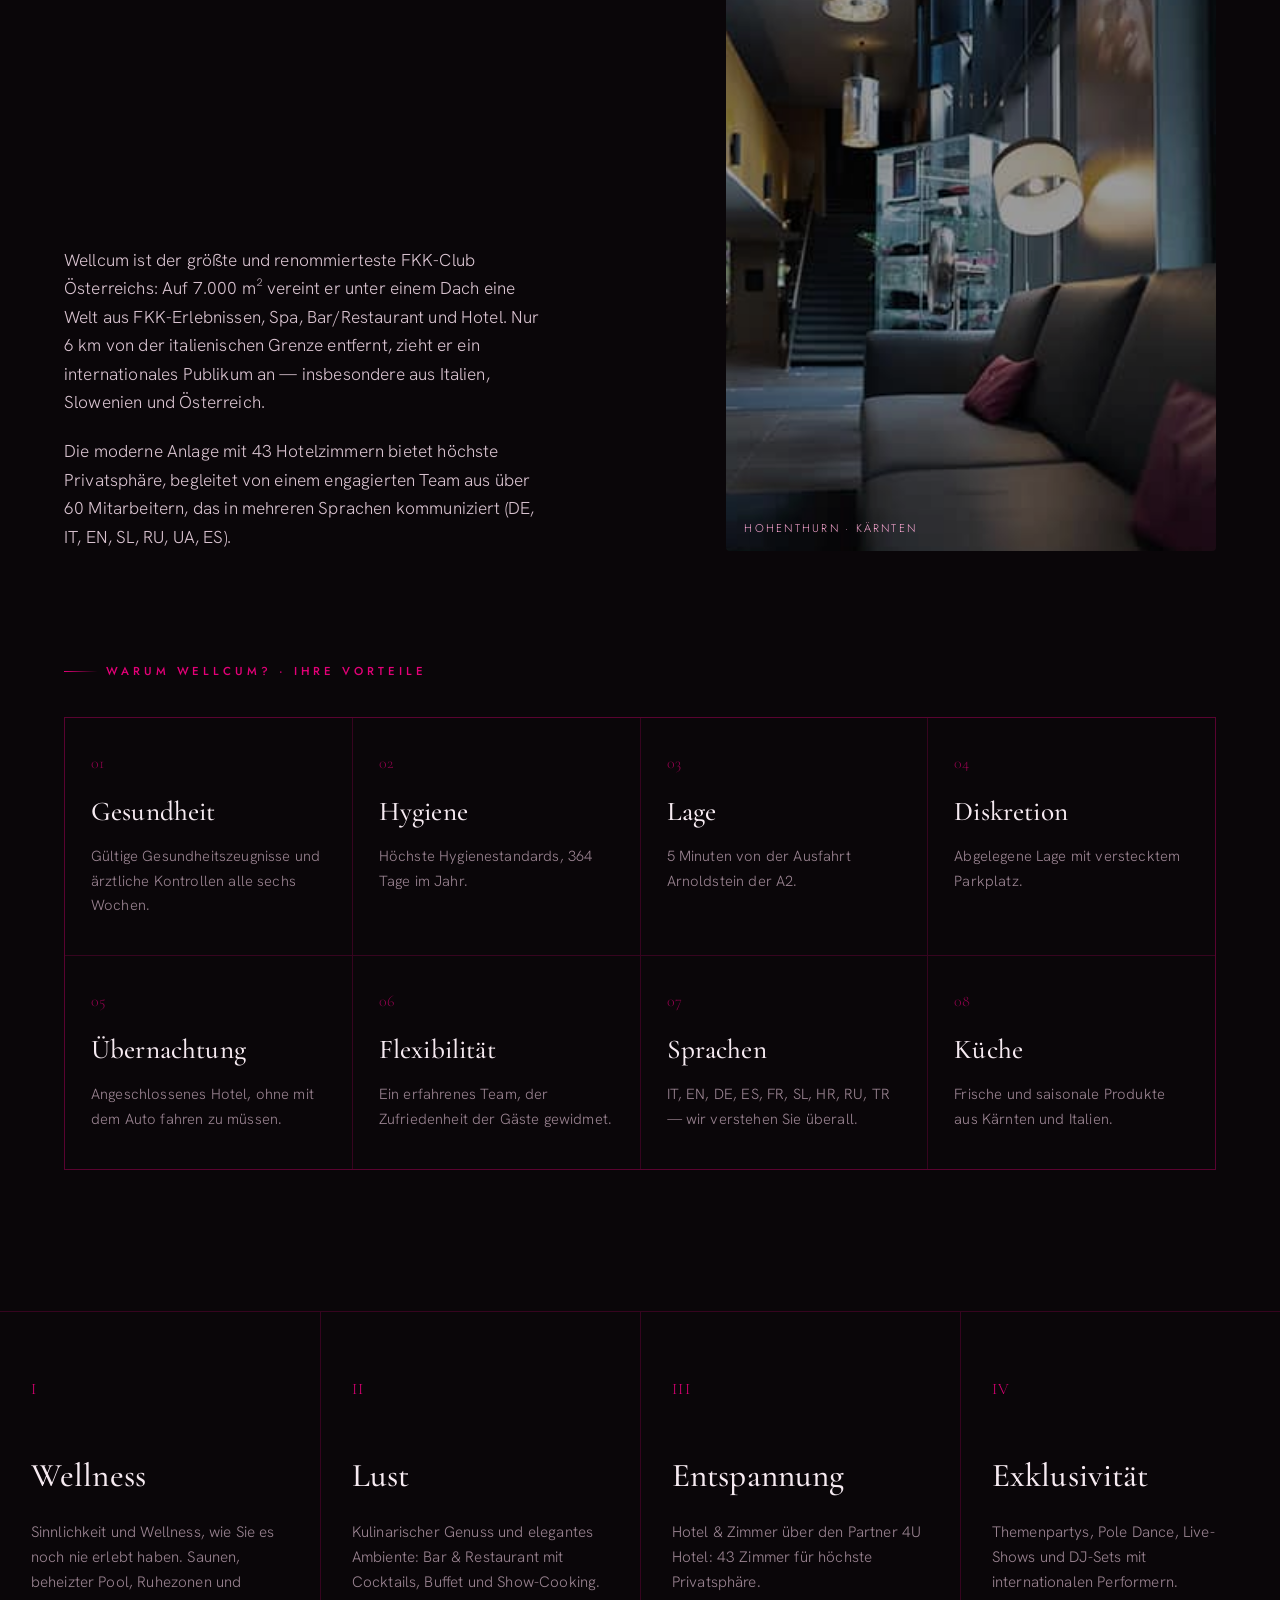
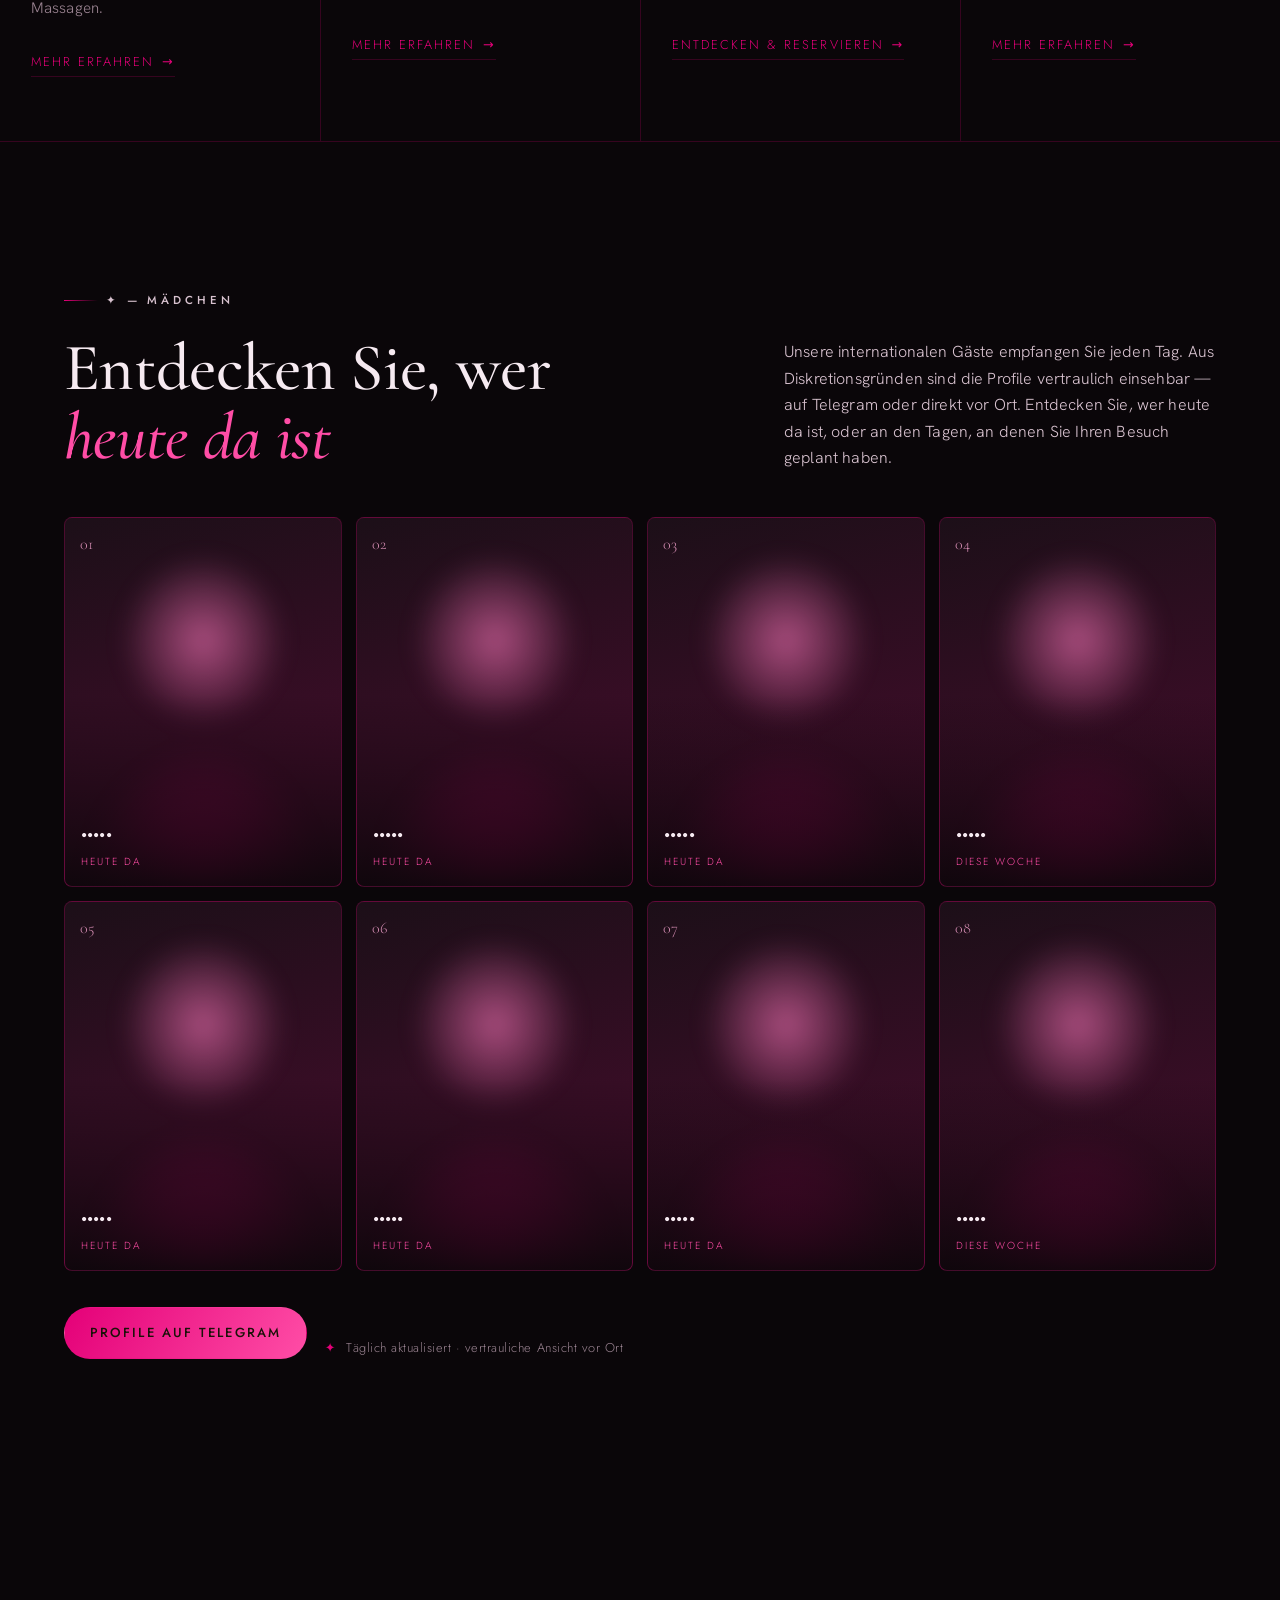
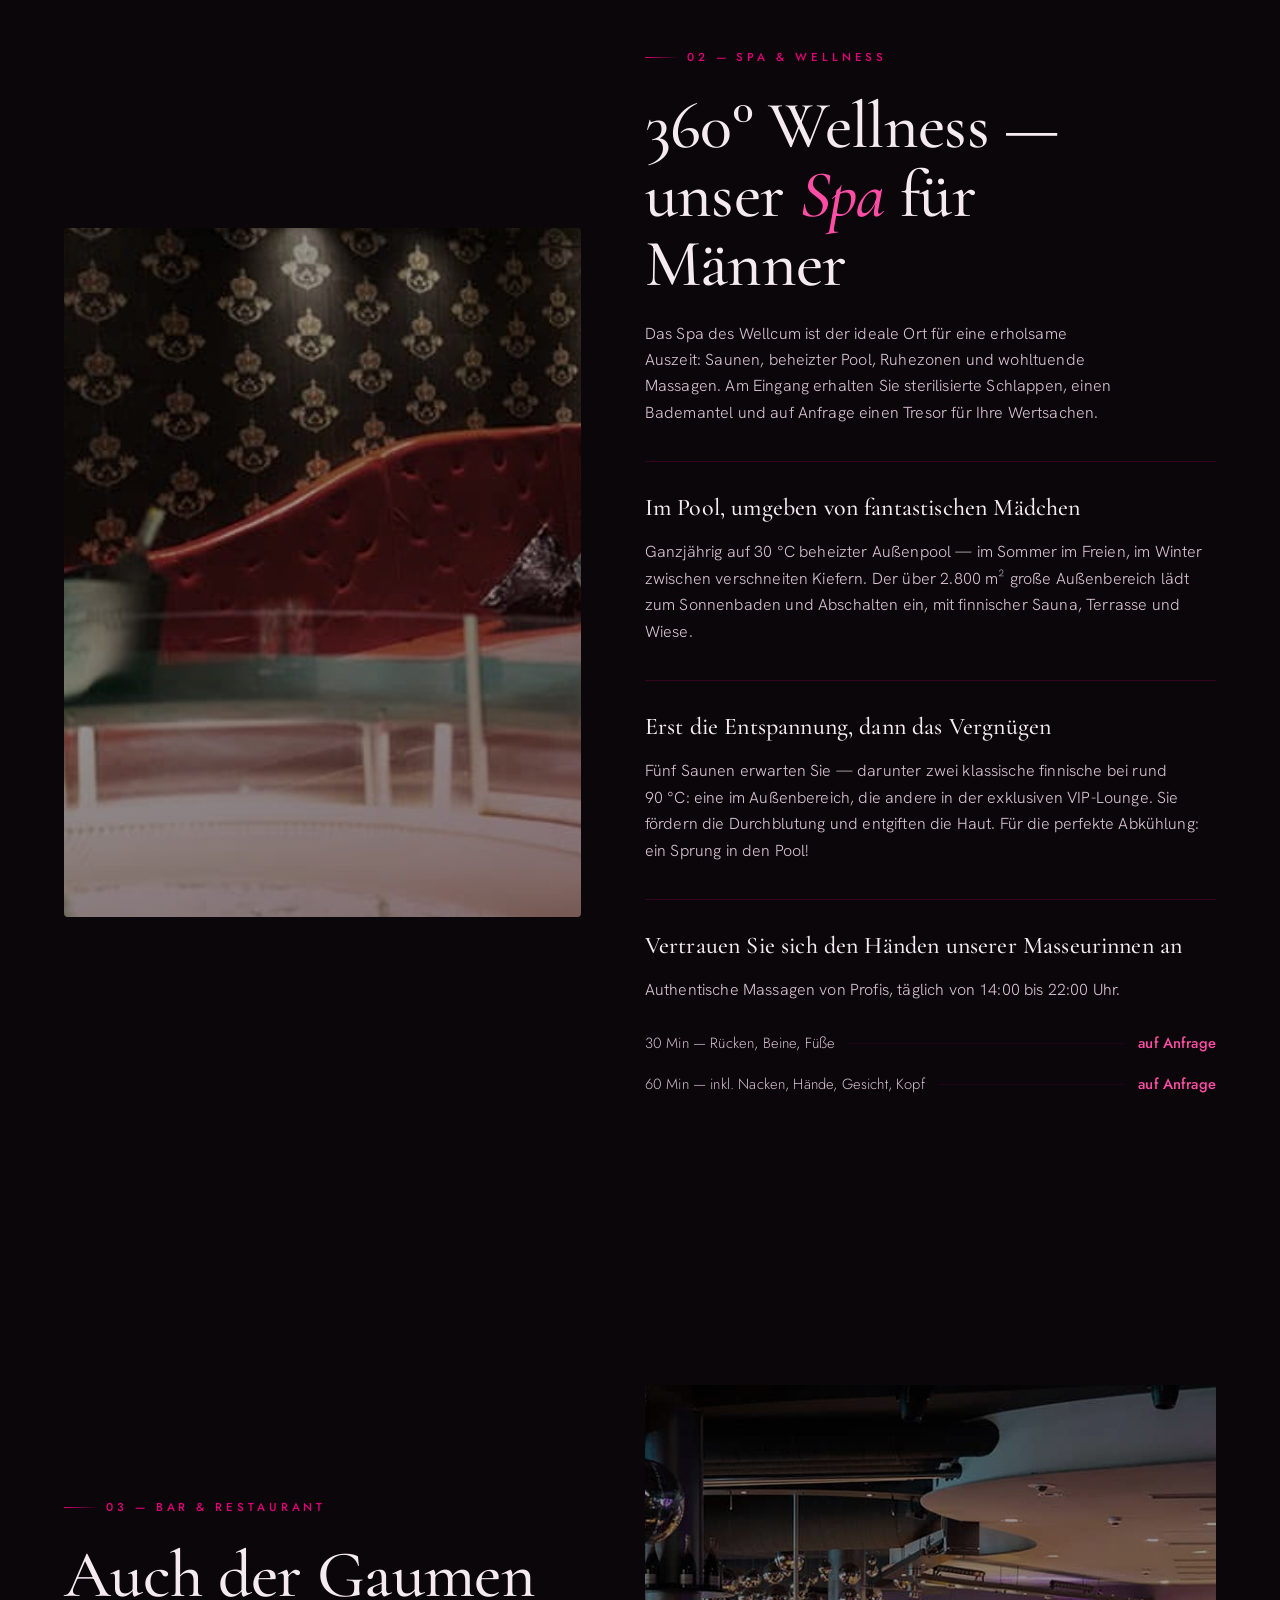
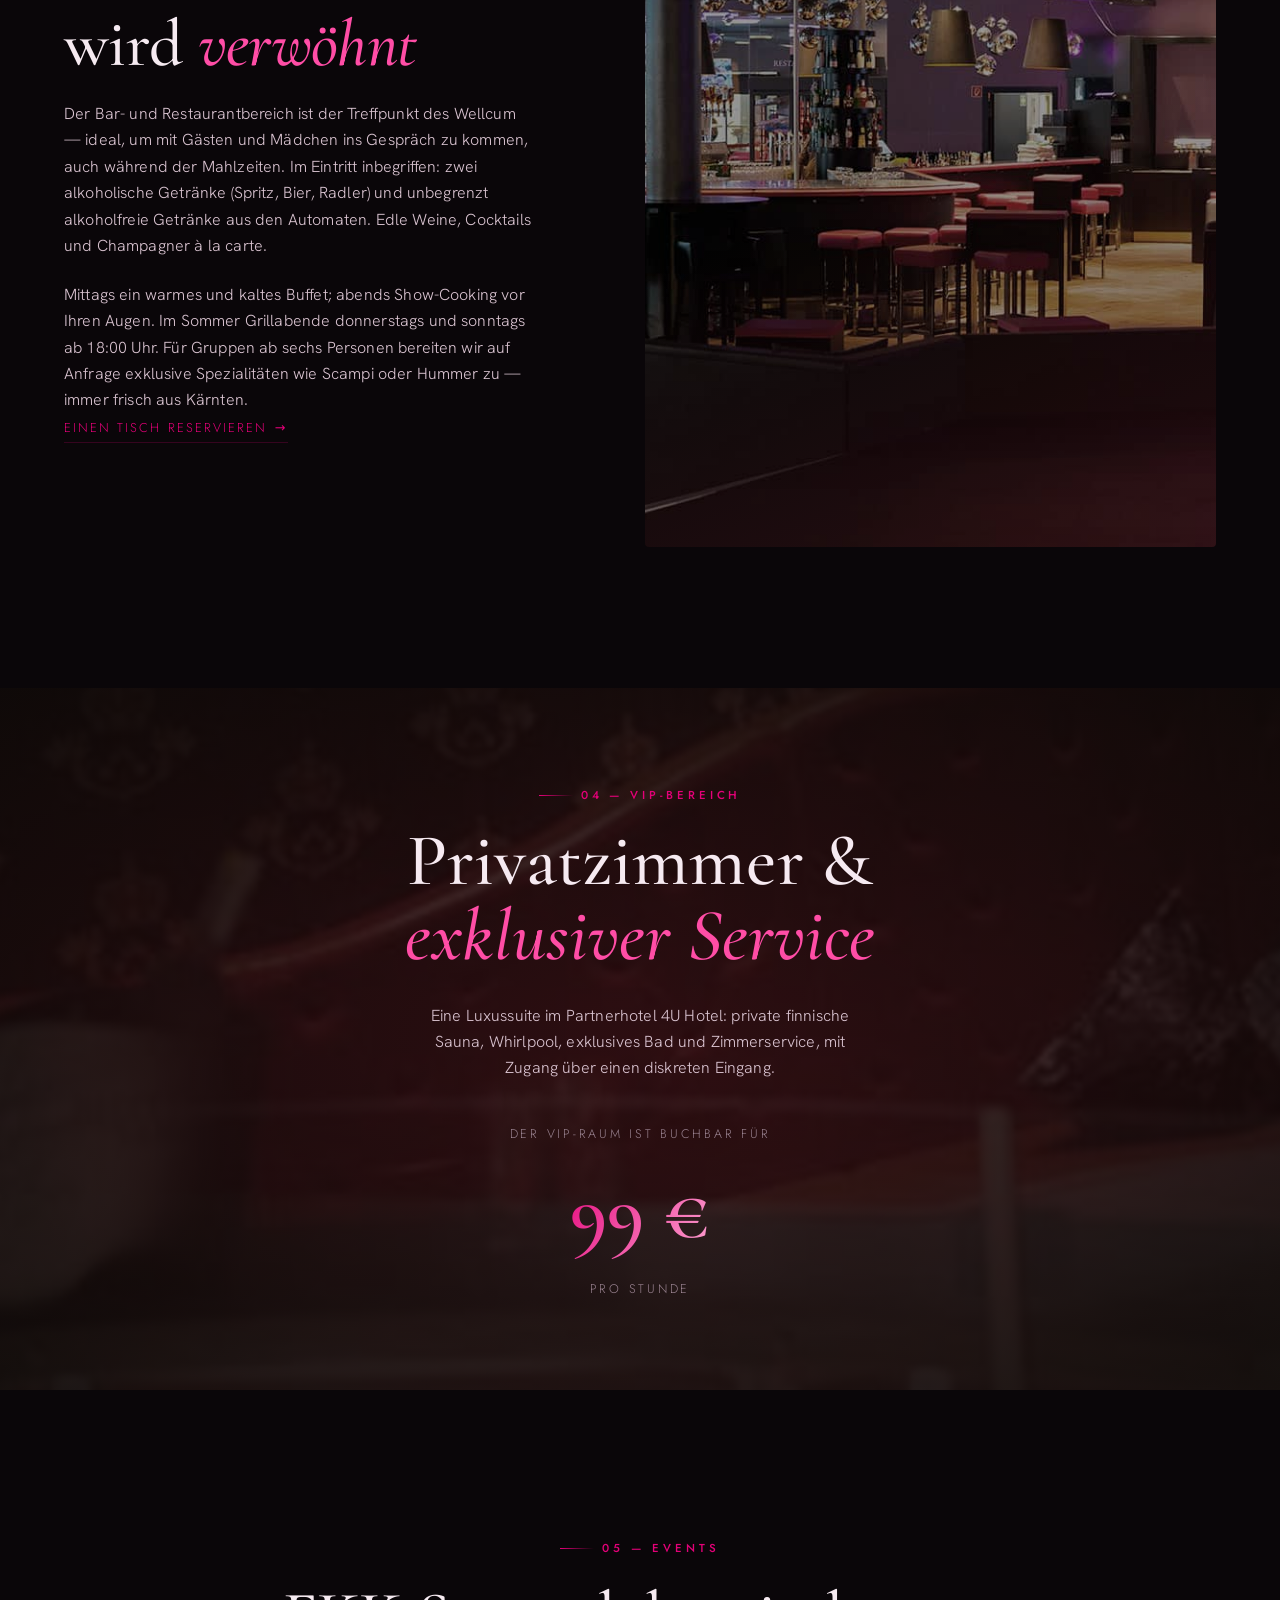
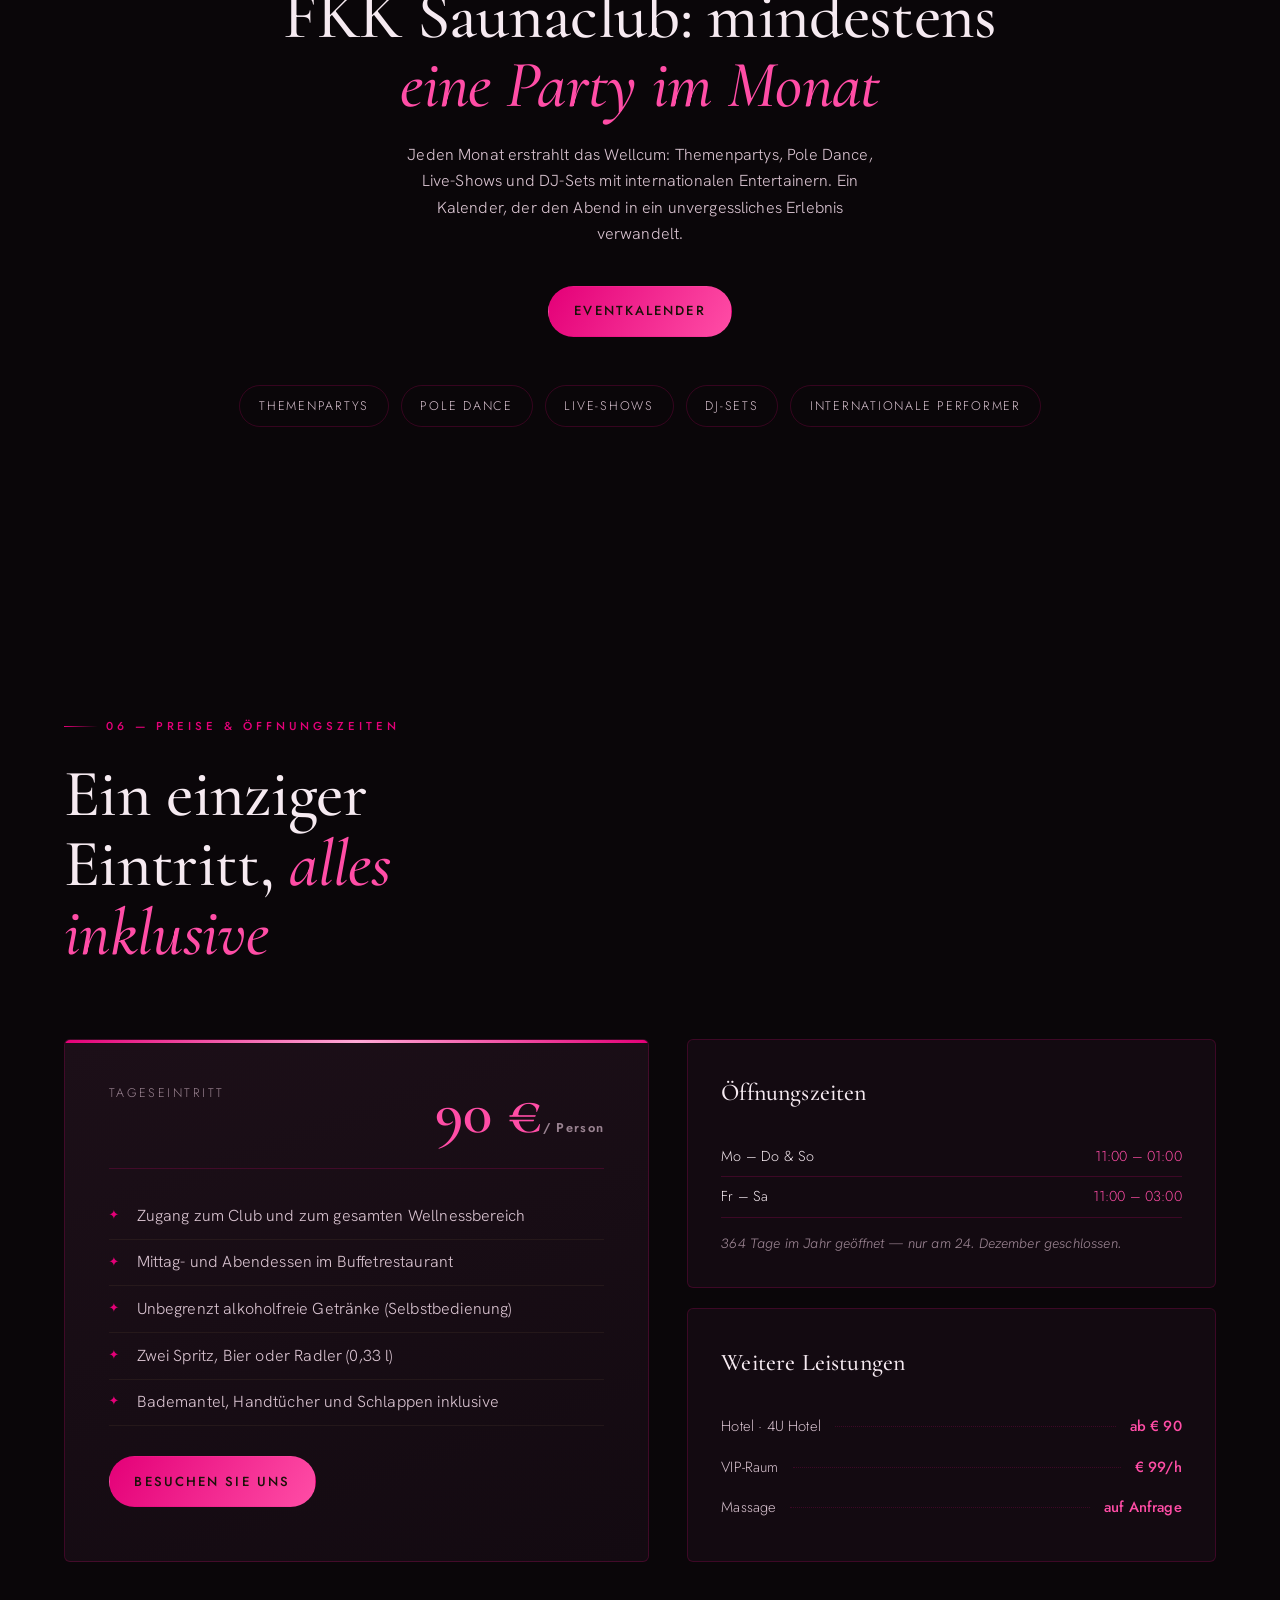
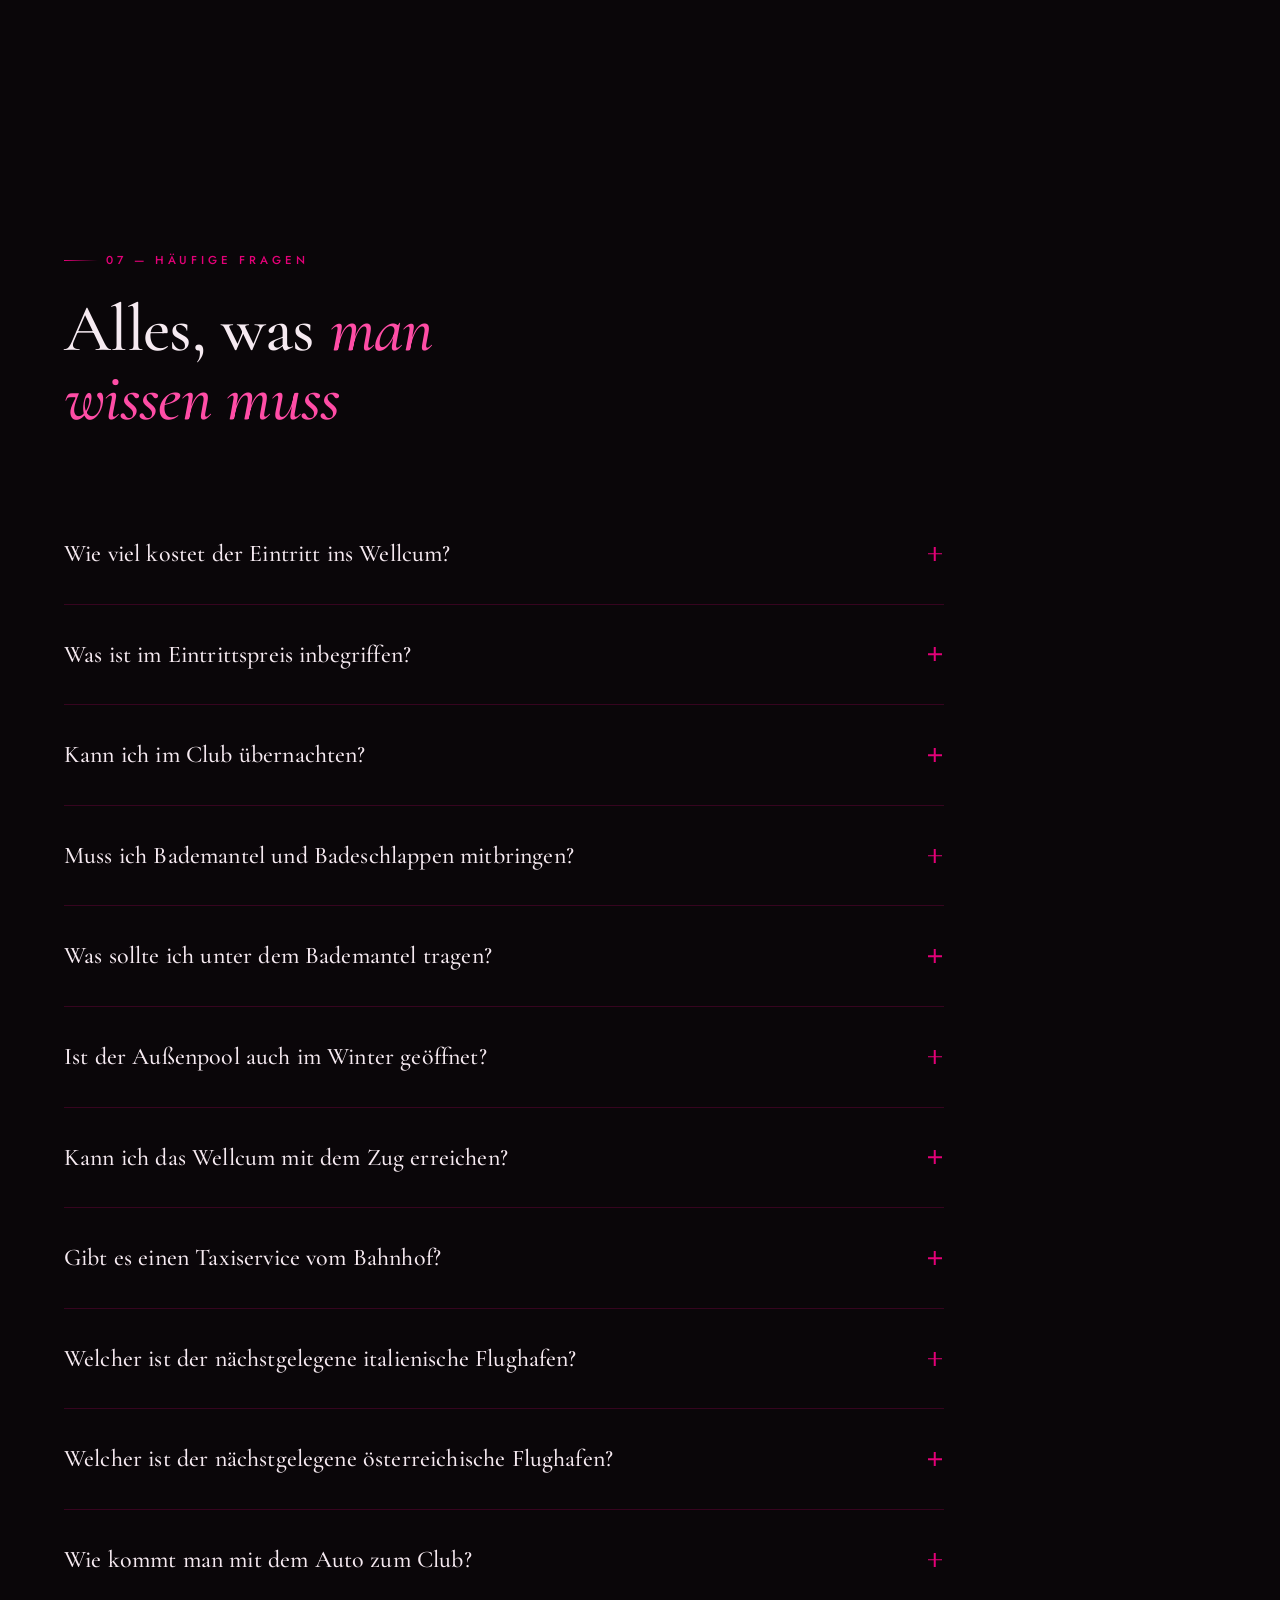
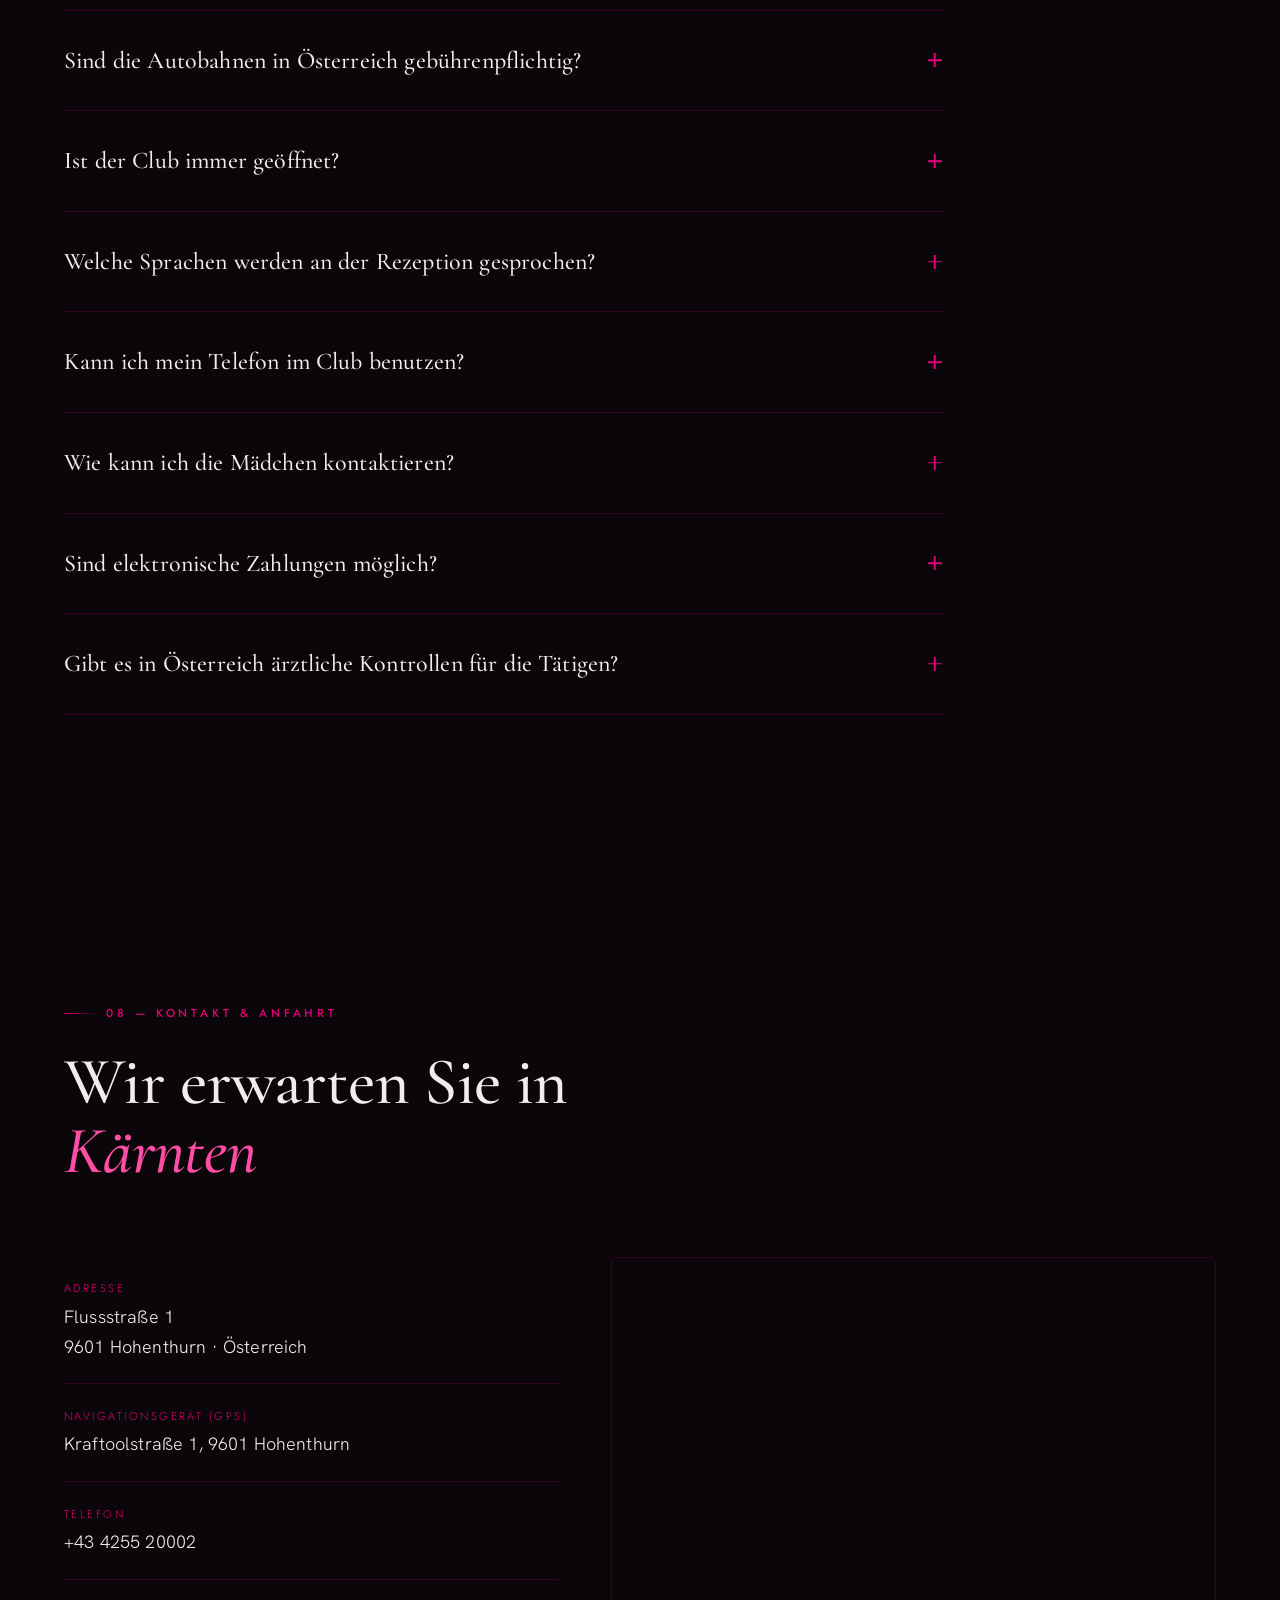
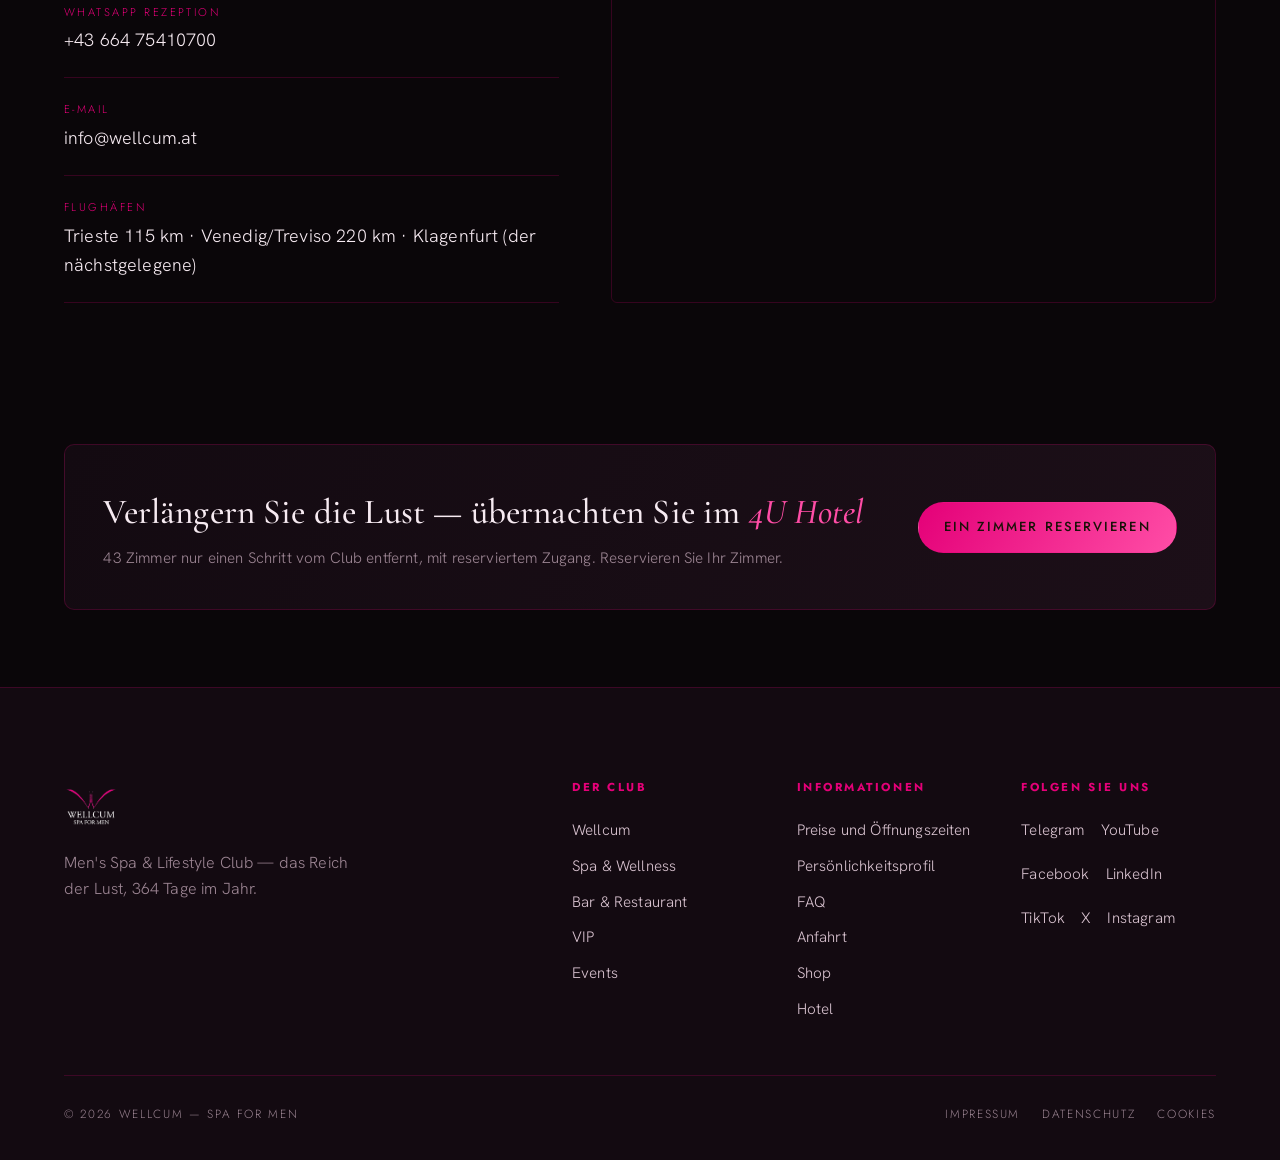
<file: de/index.html>
<!DOCTYPE html>
<html lang="de">
<head>
<meta charset="UTF-8" />
<meta name="viewport" content="width=device-width, initial-scale=1.0" />
<title>Wellcum — Men's Spa &amp; Lifestyle Club · Österreich</title>
<meta name="description" content="Der größte und renommierteste FKK-Club Österreichs. 7.000 m² Spa, Wellness, Bar &amp; Restaurant, Events und Gastlichkeit, nur 6 km von der italienischen Grenze entfernt." />
<link rel="icon" type="image/png" href="../assets/LogoWebpage-1.png" />
<link rel="preconnect" href="https://fonts.googleapis.com" />
<link rel="preconnect" href="https://fonts.gstatic.com" crossorigin />
<link href="https://fonts.googleapis.com/css2?family=Cormorant+Garamond:ital,wght@0,400;0,500;0,600;0,700;1,400;1,500;1,600&family=Jost:wght@300;400;500;600&family=Hanken+Grotesk:wght@300;400;500;600&display=swap" rel="stylesheet" />
<link rel="stylesheet" href="../css/styles.css" />
</head>
<body>

<!-- ░░ FILM GRAIN OVERLAY ░░ -->
<div class="grain" aria-hidden="true"></div>

<!-- ░░ SCROLL PROGRESS ░░ -->
<div class="progress" id="progress" aria-hidden="true"></div>

<!-- ░░ CUSTOM CURSOR ░░ -->
<div class="cursor" aria-hidden="true"></div>
<div class="cursor-dot" aria-hidden="true"></div>

<!-- ░░ AGE GATE ░░ -->
<div class="agegate" id="agegate" role="dialog" aria-modal="true" aria-labelledby="age-title">
  <div class="agegate__inner">
    <img src="../assets/LogoWebpage-1.png" alt="Wellcum" class="agegate__logo" />
    <p class="eyebrow">Men's Spa &amp; Lifestyle Club · Österreich</p>
    <h2 id="age-title" class="agegate__title">Sind Sie volljährig?</h2>
    <p class="agegate__text">Diese Website enthält Inhalte, die einem erwachsenen Publikum vorbehalten sind. Für den Zugang müssen Sie mindestens <strong>18 Jahre</strong> alt sein.</p>
    <div class="agegate__actions">
      <button class="btn btn--gold" id="age-yes" data-magnetic>Ich bin 18 Jahre alt — Eintreten</button>
      <a class="btn btn--ghost" href="https://www.google.com" id="age-no">Verlassen</a>
    </div>
  </div>
</div>

<!-- ░░ PRELOADER ░░ -->
<div class="preloader" id="preloader" aria-hidden="true">
  <div class="preloader__mark">W</div>
  <div class="preloader__bar"><span></span></div>
</div>

<!-- ░░ NAV ░░ -->
<header class="nav" id="nav">
  <a href="#top" class="nav__logo" aria-label="Wellcum — Home">
    <img src="../assets/LogoWebpage-1.png" alt="Wellcum" />
  </a>
  <nav class="nav__links" id="navLinks">
    <a href="#club">Der Club</a>
    <a href="#ragazze">Mädchen</a>
    <a href="#spa">Spa</a>
    <a href="#bar">Bar</a>
    <a href="#vip">VIP</a>
    <a href="#eventi">Events</a>
    <a href="hotel.html">Hotel</a>
    <a href="#prezzi">Preise</a>
    <a href="profil.html">Profil</a>
    <a href="#faq">FAQ</a>
    <a href="#contatti">Kontakt</a>
  </nav>
  <div class="nav__right">
    <div class="nav__lang" aria-label="Sprache">
      <a href="../index.html">IT</a><span>/</span><a href="../en/index.html">EN</a><span>/</span><a class="is-active" href="../de/index.html">DE</a>
    </div>
    <a href="hotel.html#prenota" class="btn btn--gold btn--sm" data-magnetic>Reservieren</a>
    <button class="nav__burger" id="burger" aria-label="Menü" aria-expanded="false"><span></span><span></span></button>
  </div>
</header>

<main id="top">

  <!-- ░░ HERO ░░ -->
  <section class="hero" id="hero">
    <video class="hero__video" id="heroVideo" autoplay muted loop playsinline preload="auto"
           poster="../assets/foto-3.jpg" data-mobile="https://vstr.wellcum.at/HomepageVideoMobile.mp4">
      <source src="https://vstr.wellcum.at/HomepageVideo.mp4" type="video/mp4" />
    </video>
    <div class="hero__veil" aria-hidden="true"></div>
    <div class="hero__content">
      <p class="eyebrow reveal" data-reveal>Men's Spa &amp; Lifestyle Club · Österreich</p>
      <h1 class="hero__title">
        <span class="line" data-reveal><span>Willkommen im</span></span>
        <span class="line" data-reveal><span>Reich <em>der</em> Lust</span></span>
      </h1>
      <p class="hero__sub reveal" data-reveal>Der größte und renommierteste FKK-Club Österreichs. Auf 7.000&nbsp;m² eine Welt aus Spa, Wellness, Genuss und Gastlichkeit — nur 6&nbsp;km von der italienischen Grenze entfernt.</p>
      <div class="hero__cta reveal" data-reveal>
        <a href="#club" class="btn btn--gold" data-magnetic>Den Club entdecken</a>
        <a href="#prezzi" class="btn btn--ghost" data-magnetic>Preise &amp; Öffnungszeiten</a>
      </div>
    </div>
    <div class="hero__stats" data-reveal>
      <div class="stat"><span class="stat__num" data-count="7000" data-suffix="">0</span><span class="stat__label">m² Fläche</span></div>
      <div class="stat"><span class="stat__num" data-count="43" data-suffix="">0</span><span class="stat__label">Hotelzimmer</span></div>
      <div class="stat"><span class="stat__num" data-count="60" data-suffix="+">0</span><span class="stat__label">Mitarbeiter</span></div>
      <div class="stat"><span class="stat__num" data-count="364" data-suffix="">0</span><span class="stat__label">Tage im Jahr</span></div>
    </div>
    <a class="hero__scroll" href="#club" aria-label="Scrollen"><span></span>scroll</a>
  </section>

  <!-- ░░ MARQUEE ░░ -->
  <div class="marquee" aria-hidden="true">
    <div class="marquee__track">
      <span>Wellness ✦ Lust ✦ Entspannung ✦ Exklusivität ✦ Wellness ✦ Lust ✦ Entspannung ✦ Exklusivität ✦&nbsp;</span>
      <span>Wellness ✦ Lust ✦ Entspannung ✦ Exklusivität ✦ Wellness ✦ Lust ✦ Entspannung ✦ Exklusivität ✦&nbsp;</span>
    </div>
  </div>

  <!-- ░░ CLUB & FILOSOFIA ░░ -->
  <section class="section club" id="club">
    <div class="section__head">
      <p class="eyebrow" data-reveal>01 — Club &amp; Philosophie</p>
      <h2 class="section__title" data-reveal>Wellcum, ein einzigartiges <em>sinnliches</em> Erlebnis</h2>
    </div>
    <div class="club__grid">
      <div class="club__lead" data-reveal>
        <p>Wellcum ist der größte und renommierteste FKK-Club Österreichs: Auf 7.000&nbsp;m² vereint er unter einem Dach eine Welt aus FKK-Erlebnissen, Spa, Bar/Restaurant und Hotel. Nur 6&nbsp;km von der italienischen Grenze entfernt, zieht er ein internationales Publikum an — insbesondere aus Italien, Slowenien und Österreich.</p>
        <p>Die moderne Anlage mit 43 Hotelzimmern bietet höchste Privatsphäre, begleitet von einem engagierten Team aus über 60 Mitarbeitern, das in mehreren Sprachen kommuniziert (DE, IT, EN, SL, RU, UA, ES).</p>
      </div>
      <figure class="club__media" data-reveal data-parallax>
        <img src="../assets/foto-4-1.jpg" alt="Eingang des Clubs Wellcum" loading="lazy" />
        <figcaption>Hohenthurn · Kärnten</figcaption>
      </figure>
    </div>

    <!-- 9 VANTAGGI -->
    <div class="why">
      <p class="eyebrow why__eyebrow" data-reveal>Warum Wellcum? · Ihre Vorteile</p>
      <div class="why__grid">
        <article class="adv" data-reveal><span class="adv__n">01</span><h3>Gesundheit</h3><p>Gültige Gesundheitszeugnisse und ärztliche Kontrollen alle sechs Wochen.</p></article>
        <article class="adv" data-reveal><span class="adv__n">02</span><h3>Hygiene</h3><p>Höchste Hygienestandards, 364 Tage im Jahr.</p></article>
        <article class="adv" data-reveal><span class="adv__n">03</span><h3>Lage</h3><p>5 Minuten von der Ausfahrt Arnoldstein der A2.</p></article>
        <article class="adv" data-reveal><span class="adv__n">04</span><h3>Diskretion</h3><p>Abgelegene Lage mit verstecktem Parkplatz.</p></article>
        <article class="adv" data-reveal><span class="adv__n">05</span><h3>Übernachtung</h3><p>Angeschlossenes Hotel, ohne mit dem Auto fahren zu müssen.</p></article>
        <article class="adv" data-reveal><span class="adv__n">06</span><h3>Flexibilität</h3><p>Ein erfahrenes Team, der Zufriedenheit der Gäste gewidmet.</p></article>
        <article class="adv" data-reveal><span class="adv__n">07</span><h3>Sprachen</h3><p>IT, EN, DE, ES, FR, SL, HR, RU, TR — wir verstehen Sie überall.</p></article>
        <article class="adv" data-reveal><span class="adv__n">08</span><h3>Küche</h3><p>Frische und saisonale Produkte aus Kärnten und Italien.</p></article>
      </div>
    </div>
  </section>

  <!-- ░░ PILASTRI ░░ -->
  <section class="pillars" id="pillars" aria-label="Die vier Welten">
    <article class="pillar" data-reveal>
      <span class="pillar__idx">I</span>
      <h3>Wellness</h3>
      <p>Sinnlichkeit und Wellness, wie Sie es noch nie erlebt haben. Saunen, beheizter Pool, Ruhezonen und Massagen.</p>
      <a href="#spa" class="link-arrow">Mehr erfahren</a>
    </article>
    <article class="pillar" data-reveal>
      <span class="pillar__idx">II</span>
      <h3>Lust</h3>
      <p>Kulinarischer Genuss und elegantes Ambiente: Bar &amp; Restaurant mit Cocktails, Buffet und Show-Cooking.</p>
      <a href="#bar" class="link-arrow">Mehr erfahren</a>
    </article>
    <article class="pillar" data-reveal>
      <span class="pillar__idx">III</span>
      <h3>Entspannung</h3>
      <p>Hotel &amp; Zimmer über den Partner 4U Hotel: 43 Zimmer für höchste Privatsphäre.</p>
      <a href="hotel.html" class="link-arrow">Entdecken &amp; reservieren</a>
    </article>
    <article class="pillar" data-reveal>
      <span class="pillar__idx">IV</span>
      <h3>Exklusivität</h3>
      <p>Themenpartys, Pole Dance, Live-Shows und DJ-Sets mit internationalen Performern.</p>
      <a href="#eventi" class="link-arrow">Mehr erfahren</a>
    </article>
  </section>

  <!-- ░░ RAGAZZE ░░ -->
  <section class="section ragazze" id="ragazze">
    <div class="ragazze__lead">
      <div>
        <p class="eyebrow" data-reveal>✦ — Mädchen</p>
        <h2 class="section__title" data-reveal>Entdecken Sie, wer <em>heute da ist</em></h2>
      </div>
      <p data-reveal>Unsere internationalen Gäste empfangen Sie jeden Tag. Aus Diskretionsgründen sind die Profile vertraulich einsehbar — auf Telegram oder direkt vor Ort. Entdecken Sie, wer heute da ist, oder an den Tagen, an denen Sie Ihren Besuch geplant haben.</p>
    </div>
    <div class="ragazze__grid" data-reveal>
      <div class="gcard"><span class="gcard__n">01</span><span class="gcard__tag"><b>•••••</b><span>Heute da</span></span></div>
      <div class="gcard"><span class="gcard__n">02</span><span class="gcard__tag"><b>•••••</b><span>Heute da</span></span></div>
      <div class="gcard"><span class="gcard__n">03</span><span class="gcard__tag"><b>•••••</b><span>Heute da</span></span></div>
      <div class="gcard"><span class="gcard__n">04</span><span class="gcard__tag"><b>•••••</b><span>Diese Woche</span></span></div>
      <div class="gcard"><span class="gcard__n">05</span><span class="gcard__tag"><b>•••••</b><span>Heute da</span></span></div>
      <div class="gcard"><span class="gcard__n">06</span><span class="gcard__tag"><b>•••••</b><span>Heute da</span></span></div>
      <div class="gcard"><span class="gcard__n">07</span><span class="gcard__tag"><b>•••••</b><span>Heute da</span></span></div>
      <div class="gcard"><span class="gcard__n">08</span><span class="gcard__tag"><b>•••••</b><span>Diese Woche</span></span></div>
    </div>
    <div class="ragazze__cta" data-reveal style="margin-top:36px;display:flex;gap:18px;flex-wrap:wrap;align-items:center;">
      <a href="https://t.me/wellclubaustria" target="_blank" rel="noopener" class="btn btn--gold" data-magnetic>Profile auf Telegram</a>
      <span class="ragazze__note">Täglich aktualisiert · vertrauliche Ansicht vor Ort</span>
    </div>
  </section>

  <!-- ░░ SPA ░░ -->
  <section class="section feature feature--spa" id="spa">
    <div class="feature__media" data-reveal data-parallax>
      <img src="../assets/foto-3.jpg" alt="Pool und Wellnessbereich des Wellcum" loading="lazy" />
    </div>
    <div class="feature__body">
      <p class="eyebrow" data-reveal>02 — Spa &amp; Wellness</p>
      <h2 class="section__title" data-reveal>360° Wellness — unser <em>Spa</em> für Männer</h2>
      <p class="feature__intro" data-reveal>Das Spa des Wellcum ist der ideale Ort für eine erholsame Auszeit: Saunen, beheizter Pool, Ruhezonen und wohltuende Massagen. Am Eingang erhalten Sie sterilisierte Schlappen, einen Bademantel und auf Anfrage einen Tresor für Ihre Wertsachen.</p>

      <div class="subfeat" data-reveal>
        <h4>Im Pool, umgeben von fantastischen Mädchen</h4>
        <p>Ganzjährig auf 30&nbsp;°C beheizter Außenpool — im Sommer im Freien, im Winter zwischen verschneiten Kiefern. Der über 2.800&nbsp;m² große Außenbereich lädt zum Sonnenbaden und Abschalten ein, mit finnischer Sauna, Terrasse und Wiese.</p>
      </div>
      <div class="subfeat" data-reveal>
        <h4>Erst die Entspannung, dann das Vergnügen</h4>
        <p>Fünf Saunen erwarten Sie — darunter zwei klassische finnische bei rund 90&nbsp;°C: eine im Außenbereich, die andere in der exklusiven VIP-Lounge. Sie fördern die Durchblutung und entgiften die Haut. Für die perfekte Abkühlung: ein Sprung in den Pool!</p>
      </div>
      <div class="subfeat" data-reveal>
        <h4>Vertrauen Sie sich den Händen unserer Masseurinnen an</h4>
        <p>Authentische Massagen von Profis, täglich von 14:00 bis 22:00 Uhr.</p>
        <ul class="pricelist">
          <li><span>30 Min — Rücken, Beine, Füße</span><span class="dots"></span><span>auf Anfrage</span></li>
          <li><span>60 Min — inkl. Nacken, Hände, Gesicht, Kopf</span><span class="dots"></span><span>auf Anfrage</span></li>
        </ul>
      </div>
    </div>
  </section>

  <!-- ░░ BAR ░░ -->
  <section class="section feature feature--bar feature--rev" id="bar">
    <div class="feature__media" data-reveal data-parallax>
      <img src="../assets/foto-1.jpg" alt="Bar und Restaurant des Wellcum" loading="lazy" />
    </div>
    <div class="feature__body">
      <p class="eyebrow" data-reveal>03 — Bar &amp; Restaurant</p>
      <h2 class="section__title" data-reveal>Auch der Gaumen wird <em>verwöhnt</em></h2>
      <p class="feature__intro" data-reveal>Der Bar- und Restaurantbereich ist der Treffpunkt des Wellcum — ideal, um mit Gästen und Mädchen ins Gespräch zu kommen, auch während der Mahlzeiten. Im Eintritt inbegriffen: zwei alkoholische Getränke (Spritz, Bier, Radler) und unbegrenzt alkoholfreie Getränke aus den Automaten. Edle Weine, Cocktails und Champagner à la carte.</p>
      <p class="feature__intro" data-reveal>Mittags ein warmes und kaltes Buffet; abends Show-Cooking vor Ihren Augen. Im Sommer Grillabende donnerstags und sonntags ab 18:00 Uhr. Für Gruppen ab sechs Personen bereiten wir auf Anfrage exklusive Spezialitäten wie Scampi oder Hummer zu — immer frisch aus Kärnten.</p>
      <a href="#contatti" class="link-arrow" data-reveal>Einen Tisch reservieren</a>
    </div>
  </section>

  <!-- ░░ VIP ░░ -->
  <section class="vip" id="vip">
    <div class="vip__bg" style="background-image:url('../assets/foto-3.jpg')" aria-hidden="true"></div>
    <div class="vip__inner">
      <p class="eyebrow" data-reveal>04 — VIP-Bereich</p>
      <h2 class="vip__title" data-reveal>Privatzimmer &amp; <em>exklusiver Service</em></h2>
      <p class="vip__text" data-reveal>Eine Luxussuite im Partnerhotel 4U Hotel: private finnische Sauna, Whirlpool, exklusives Bad und Zimmerservice, mit Zugang über einen diskreten Eingang.</p>
      <div class="vip__price" data-reveal><span>Der VIP-Raum ist buchbar für</span><strong>99 €</strong><span>pro Stunde</span></div>
    </div>
  </section>

  <!-- ░░ EVENTI ░░ -->
  <section class="section eventi" id="eventi">
    <div class="eventi__head">
      <p class="eyebrow" data-reveal>05 — Events</p>
      <h2 class="section__title" data-reveal>FKK Saunaclub: mindestens <em>eine Party im Monat</em></h2>
      <p class="eventi__lead" data-reveal>Jeden Monat erstrahlt das Wellcum: Themenpartys, Pole Dance, Live-Shows und DJ-Sets mit internationalen Entertainern. Ein Kalender, der den Abend in ein unvergessliches Erlebnis verwandelt.</p>
      <a href="https://wellcum.at/eventi/" target="_blank" rel="noopener" class="btn btn--gold" data-magnetic data-reveal>Eventkalender</a>
    </div>
    <ul class="eventi__tags" data-reveal>
      <li>Themenpartys</li><li>Pole Dance</li><li>Live-Shows</li><li>DJ-Sets</li><li>Internationale Performer</li>
    </ul>
  </section>

  <!-- ░░ PREZZI & ORARI ░░ -->
  <section class="section prezzi" id="prezzi">
    <div class="section__head">
      <p class="eyebrow" data-reveal>06 — Preise &amp; Öffnungszeiten</p>
      <h2 class="section__title" data-reveal>Ein einziger Eintritt, <em>alles inklusive</em></h2>
    </div>
    <div class="prezzi__grid">
      <div class="ticket" data-reveal>
        <div class="ticket__top">
          <span class="ticket__kicker">Tageseintritt</span>
          <span class="ticket__price">90&nbsp;€<small>/ Person</small></span>
        </div>
        <ul class="ticket__list">
          <li>Zugang zum Club und zum gesamten Wellnessbereich</li>
          <li>Mittag- und Abendessen im Buffetrestaurant</li>
          <li>Unbegrenzt alkoholfreie Getränke (Selbstbedienung)</li>
          <li>Zwei Spritz, Bier oder Radler (0,33 l)</li>
          <li>Bademantel, Handtücher und Schlappen inklusive</li>
        </ul>
        <a href="#contatti" class="btn btn--gold" data-magnetic>Besuchen Sie uns</a>
      </div>
      <div class="prezzi__side">
        <div class="hours" data-reveal>
          <h4>Öffnungszeiten</h4>
          <ul>
            <li><span>Mo – Do &amp; So</span><span>11:00 – 01:00</span></li>
            <li><span>Fr – Sa</span><span>11:00 – 03:00</span></li>
          </ul>
          <p class="hours__note">364 Tage im Jahr geöffnet — nur am 24. Dezember geschlossen.</p>
        </div>
        <div class="extras" data-reveal>
          <h4>Weitere Leistungen</h4>
          <ul class="pricelist">
            <li><span>Hotel · 4U Hotel</span><span class="dots"></span><span>ab € 90</span></li>
            <li><span>VIP-Raum</span><span class="dots"></span><span>€ 99/h</span></li>
            <li><span>Massage</span><span class="dots"></span><span>auf Anfrage</span></li>
          </ul>
        </div>
      </div>
    </div>
  </section>

  <!-- ░░ FAQ ░░ -->
  <section class="section faq" id="faq">
    <div class="section__head">
      <p class="eyebrow" data-reveal>07 — Häufige Fragen</p>
      <h2 class="section__title" data-reveal>Alles, was <em>man wissen muss</em></h2>
    </div>
    <div class="faq__list" data-reveal>
      <details class="qa"><summary>Wie viel kostet der Eintritt ins Wellcum?<i></i></summary><div class="qa__a"><p>Der Eintrittspreis beträgt 90 Euro.</p></div></details>
      <details class="qa"><summary>Was ist im Eintrittspreis inbegriffen?<i></i></summary><div class="qa__a"><p>Die Nutzung des SPA und des Pools, zwei Getränke nach Wahl (Bier, Spritz oder Radler), unbegrenzt alkoholfreie Getränke aus den Automaten und ein All-you-can-eat-Buffet während der Öffnungszeiten des Restaurants.</p></div></details>
      <details class="qa"><summary>Kann ich im Club übernachten?<i></i></summary><div class="qa__a"><p>Der Club grenzt an das Partnerhotel an, das 43 Zimmer bietet. <a href="https://www.4uhotel.at/" target="_blank" rel="noopener">Besuchen Sie die Website des Hotels →</a></p></div></details>
      <details class="qa"><summary>Muss ich Bademantel und Badeschlappen mitbringen?<i></i></summary><div class="qa__a"><p>Bademantel und Schlappen werden am Eingang bereitgestellt. Sie können aber gerne Ihre eigenen mitbringen, wenn Sie möchten.</p></div></details>
      <details class="qa"><summary>Was sollte ich unter dem Bademantel tragen?<i></i></summary><div class="qa__a"><p>Das können Sie selbst entscheiden: nichts oder eine Badehose. Für den Zugang zum Restaurant ist das Tragen des Bademantels verpflichtend.</p></div></details>
      <details class="qa"><summary>Ist der Außenpool auch im Winter geöffnet?<i></i></summary><div class="qa__a"><p>Ja, der Pool ist das ganze Jahr über geöffnet. Im Winter wird das Wasser auf 30&nbsp;°C beheizt.</p></div></details>
      <details class="qa"><summary>Kann ich das Wellcum mit dem Zug erreichen?<i></i></summary><div class="qa__a"><p>Ja. Die nächstgelegenen Bahnhöfe sind Arnoldstein und Villach, die mit den wichtigsten Bahnhöfen Norditaliens verbunden sind.</p></div></details>
      <details class="qa"><summary>Gibt es einen Taxiservice vom Bahnhof?<i></i></summary><div class="qa__a"><p>Es stehen mehrere Taxiservices rund um die Uhr zur Verfügung.</p></div></details>
      <details class="qa"><summary>Welcher ist der nächstgelegene italienische Flughafen?<i></i></summary><div class="qa__a"><p>Der Flughafen Venedig, etwa zweieinhalb Autostunden entfernt.</p></div></details>
      <details class="qa"><summary>Welcher ist der nächstgelegene österreichische Flughafen?<i></i></summary><div class="qa__a"><p>Der Flughafen Klagenfurt.</p></div></details>
      <details class="qa"><summary>Wie kommt man mit dem Auto zum Club?<i></i></summary><div class="qa__a"><p>Der schnellste Weg ist die Autobahn von Udine, die A23, die in Österreich zur A2 wird. Ausfahrten: Tarvisio oder Arnoldstein.</p></div></details>
      <details class="qa"><summary>Sind die Autobahnen in Österreich gebührenpflichtig?<i></i></summary><div class="qa__a"><p>Ja, man benötigt die "Vignette": Sie kostet 9,80 Euro und ist 10 Tage im gesamten Netz gültig. Wenn man bei Tarvisio abfährt, vermeidet man die Maut und erreicht den Club über die Landstraße.</p></div></details>
      <details class="qa"><summary>Ist der Club immer geöffnet?<i></i></summary><div class="qa__a"><p>Ja, das ganze Jahr über, mit Ausnahme des 24. Dezember.</p></div></details>
      <details class="qa"><summary>Welche Sprachen werden an der Rezeption gesprochen?<i></i></summary><div class="qa__a"><p>Das gesamte Personal spricht Italienisch, Englisch und Deutsch.</p></div></details>
      <details class="qa"><summary>Kann ich mein Telefon im Club benutzen?<i></i></summary><div class="qa__a"><p>Nein, die Nutzung von Handys ist nicht gestattet. Sie sind im Hotelzimmer, in den Umkleiden oder in den Tresoren zu lassen.</p></div></details>
      <details class="qa"><summary>Wie kann ich die Mädchen kontaktieren?<i></i></summary><div class="qa__a"><p>Die Mädchen sind Gäste des Clubs und selbstständig tätig. Vereinbarungen werden innerhalb des Clubs getroffen; die Mindestaufenthaltsdauer beträgt eine halbe Stunde.</p></div></details>
      <details class="qa"><summary>Sind elektronische Zahlungen möglich?<i></i></summary><div class="qa__a"><p>Elektronische Zahlungen sind nur für Bar- und Hotelleistungen möglich. Die selbstständig Tätigen können nur in bar bezahlt werden.</p></div></details>
      <details class="qa"><summary>Gibt es in Österreich ärztliche Kontrollen für die Tätigen?<i></i></summary><div class="qa__a"><p>Die ärztlichen Kontrollen sind verpflichtend und werden alle sechs Wochen durchgeführt, mit einer vollständigen Untersuchung insbesondere auf sexuell übertragbare Krankheiten.</p></div></details>
    </div>
  </section>

  <!-- ░░ CONTATTI ░░ -->
  <section class="section contatti" id="contatti">
    <div class="section__head">
      <p class="eyebrow" data-reveal>08 — Kontakt &amp; Anfahrt</p>
      <h2 class="section__title" data-reveal>Wir erwarten Sie in <em>Kärnten</em></h2>
    </div>
    <div class="contatti__grid">
      <div class="contatti__info" data-reveal>
        <div class="cinfo">
          <span class="cinfo__k">Adresse</span>
          <span class="cinfo__v">Flussstraße 1<br />9601 Hohenthurn · Österreich</span>
        </div>
        <div class="cinfo">
          <span class="cinfo__k">Navigationsgerät (GPS)</span>
          <span class="cinfo__v">Kraftoolstraße 1, 9601 Hohenthurn</span>
        </div>
        <div class="cinfo">
          <span class="cinfo__k">Telefon</span>
          <span class="cinfo__v"><a href="tel:+43425520002">+43 4255 20002</a></span>
        </div>
        <div class="cinfo">
          <span class="cinfo__k">WhatsApp Rezeption</span>
          <span class="cinfo__v"><a href="https://wa.me/4366475410700" target="_blank" rel="noopener">+43 664 75410700</a></span>
        </div>
        <div class="cinfo">
          <span class="cinfo__k">E-Mail</span>
          <span class="cinfo__v"><a href="mailto:info@wellcum.at">info@wellcum.at</a></span>
        </div>
        <div class="cinfo">
          <span class="cinfo__k">Flughäfen</span>
          <span class="cinfo__v">Trieste 115 km · Venedig/Treviso 220 km · Klagenfurt (der nächstgelegene)</span>
        </div>
      </div>
      <div class="contatti__map" data-reveal>
        <iframe
          title="Karte Wellcum"
          src="https://www.google.com/maps?q=Flussstrasse%201,%209601%20Hohenthurn,%20Austria&output=embed"
          loading="lazy" referrerpolicy="no-referrer-when-downgrade"></iframe>
      </div>
    </div>
  </section>

  <!-- ░░ BRIDGE → HOTEL ░░ -->
  <section class="bridge" aria-label="4U Hotel" style="padding-bottom:clamp(40px,6vw,80px);">
    <div class="bridge__inner" data-reveal>
      <div class="bridge__txt">
        <h3>Verlängern Sie die Lust — übernachten Sie im <em>4U Hotel</em></h3>
        <p>43 Zimmer nur einen Schritt vom Club entfernt, mit reserviertem Zugang. Reservieren Sie Ihr Zimmer.</p>
      </div>
      <a href="hotel.html#prenota" class="btn btn--gold" data-magnetic>Ein Zimmer reservieren</a>
    </div>
  </section>

</main>

<!-- ░░ FOOTER ░░ -->
<footer class="footer">
  <div class="footer__top">
    <div class="footer__brand">
      <img src="../assets/LogoWebpage-1.png" alt="Wellcum" />
      <p>Men's Spa &amp; Lifestyle Club — das Reich der Lust, 364 Tage im Jahr.</p>
    </div>
    <div class="footer__cols">
      <div>
        <h5>Der Club</h5>
        <a href="#club">Wellcum</a><a href="#spa">Spa &amp; Wellness</a><a href="#bar">Bar &amp; Restaurant</a><a href="#vip">VIP</a><a href="#eventi">Events</a>
      </div>
      <div>
        <h5>Informationen</h5>
        <a href="#prezzi">Preise und Öffnungszeiten</a><a href="profil.html">Persönlichkeitsprofil</a><a href="#faq">FAQ</a><a href="#contatti">Anfahrt</a><a href="https://www.w-merchandise.com/" target="_blank" rel="noopener">Shop</a><a href="hotel.html">Hotel</a>
      </div>
      <div>
        <h5>Folgen Sie uns</h5>
        <div class="footer__social">
          <a href="https://t.me/wellclubaustria" target="_blank" rel="noopener" aria-label="Telegram">Telegram</a>
          <a href="https://www.youtube.com/@Wellc_mClub" target="_blank" rel="noopener" aria-label="YouTube">YouTube</a>
          <a href="https://www.facebook.com/wellcumclubaustria" target="_blank" rel="noopener" aria-label="Facebook">Facebook</a>
          <a href="https://it.linkedin.com/company/wellcumclub" target="_blank" rel="noopener" aria-label="LinkedIn">LinkedIn</a>
          <a href="https://www.tiktok.com/@wellcum_official" target="_blank" rel="noopener" aria-label="TikTok">TikTok</a>
          <a href="https://twitter.com/Wellcumclub" target="_blank" rel="noopener" aria-label="X">X</a>
          <a href="https://www.instagram.com/wellc_m.official/" target="_blank" rel="noopener" aria-label="Instagram">Instagram</a>
        </div>
      </div>
    </div>
  </div>
  <div class="footer__bottom">
    <span>© <span id="year">2026</span> WELLCUM — SPA FOR MEN</span>
    <div class="footer__legal">
      <a href="#">Impressum</a><a href="#">Datenschutz</a><a href="#">Cookies</a>
    </div>
  </div>
</footer>

<script src="../js/main.js"></script>
</body>
</html>
</file>
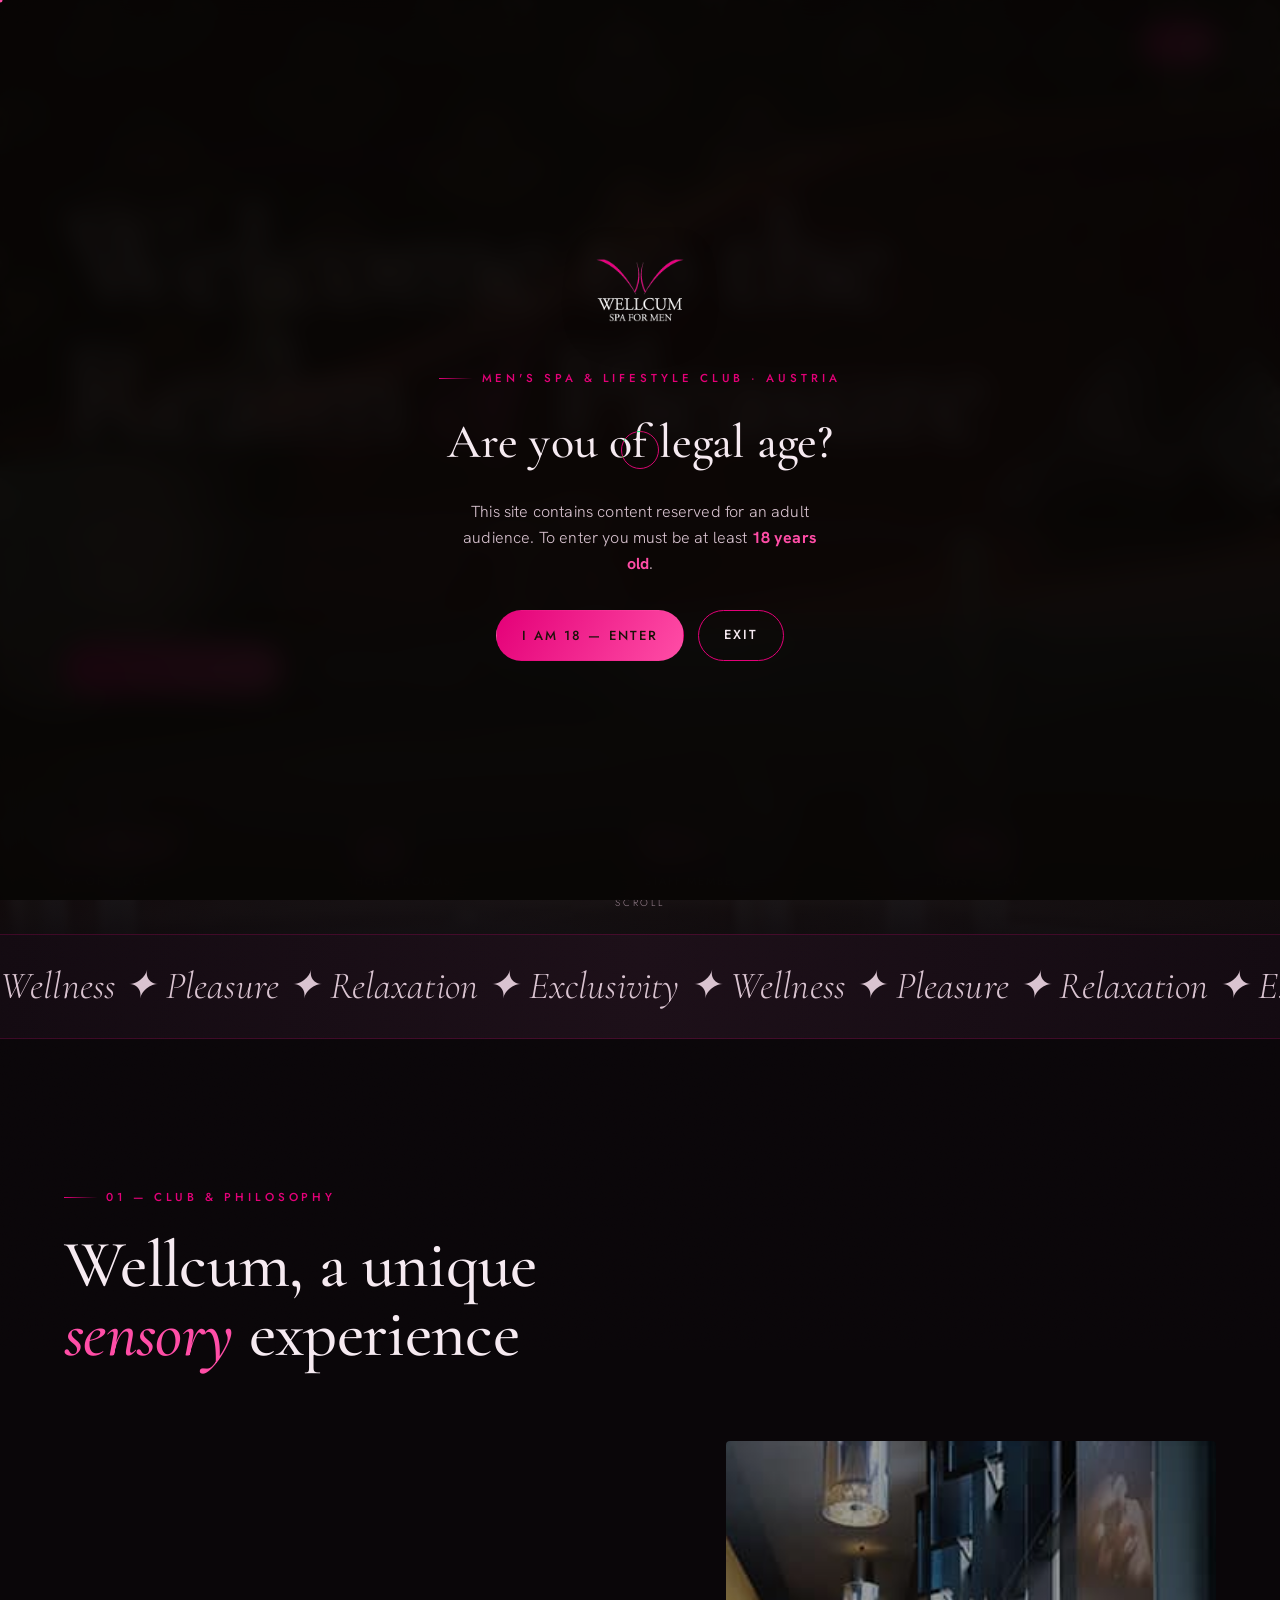
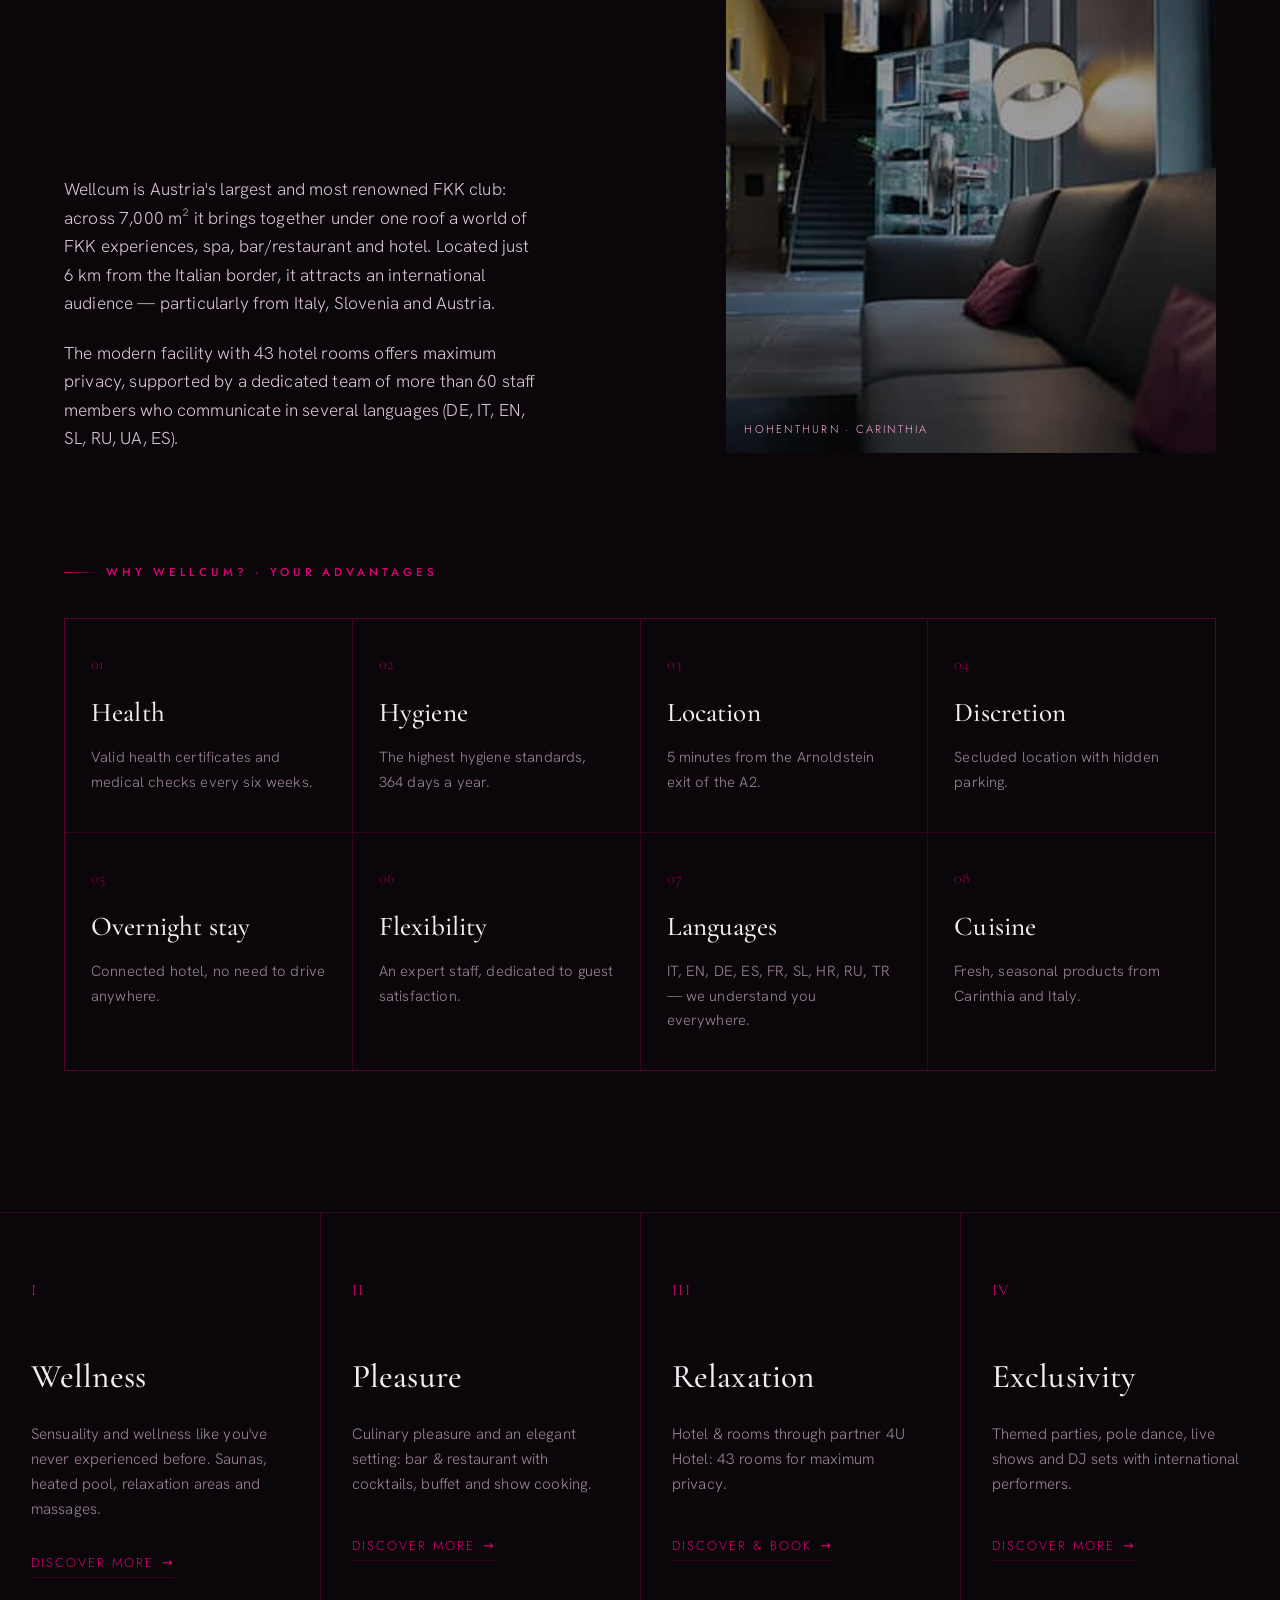
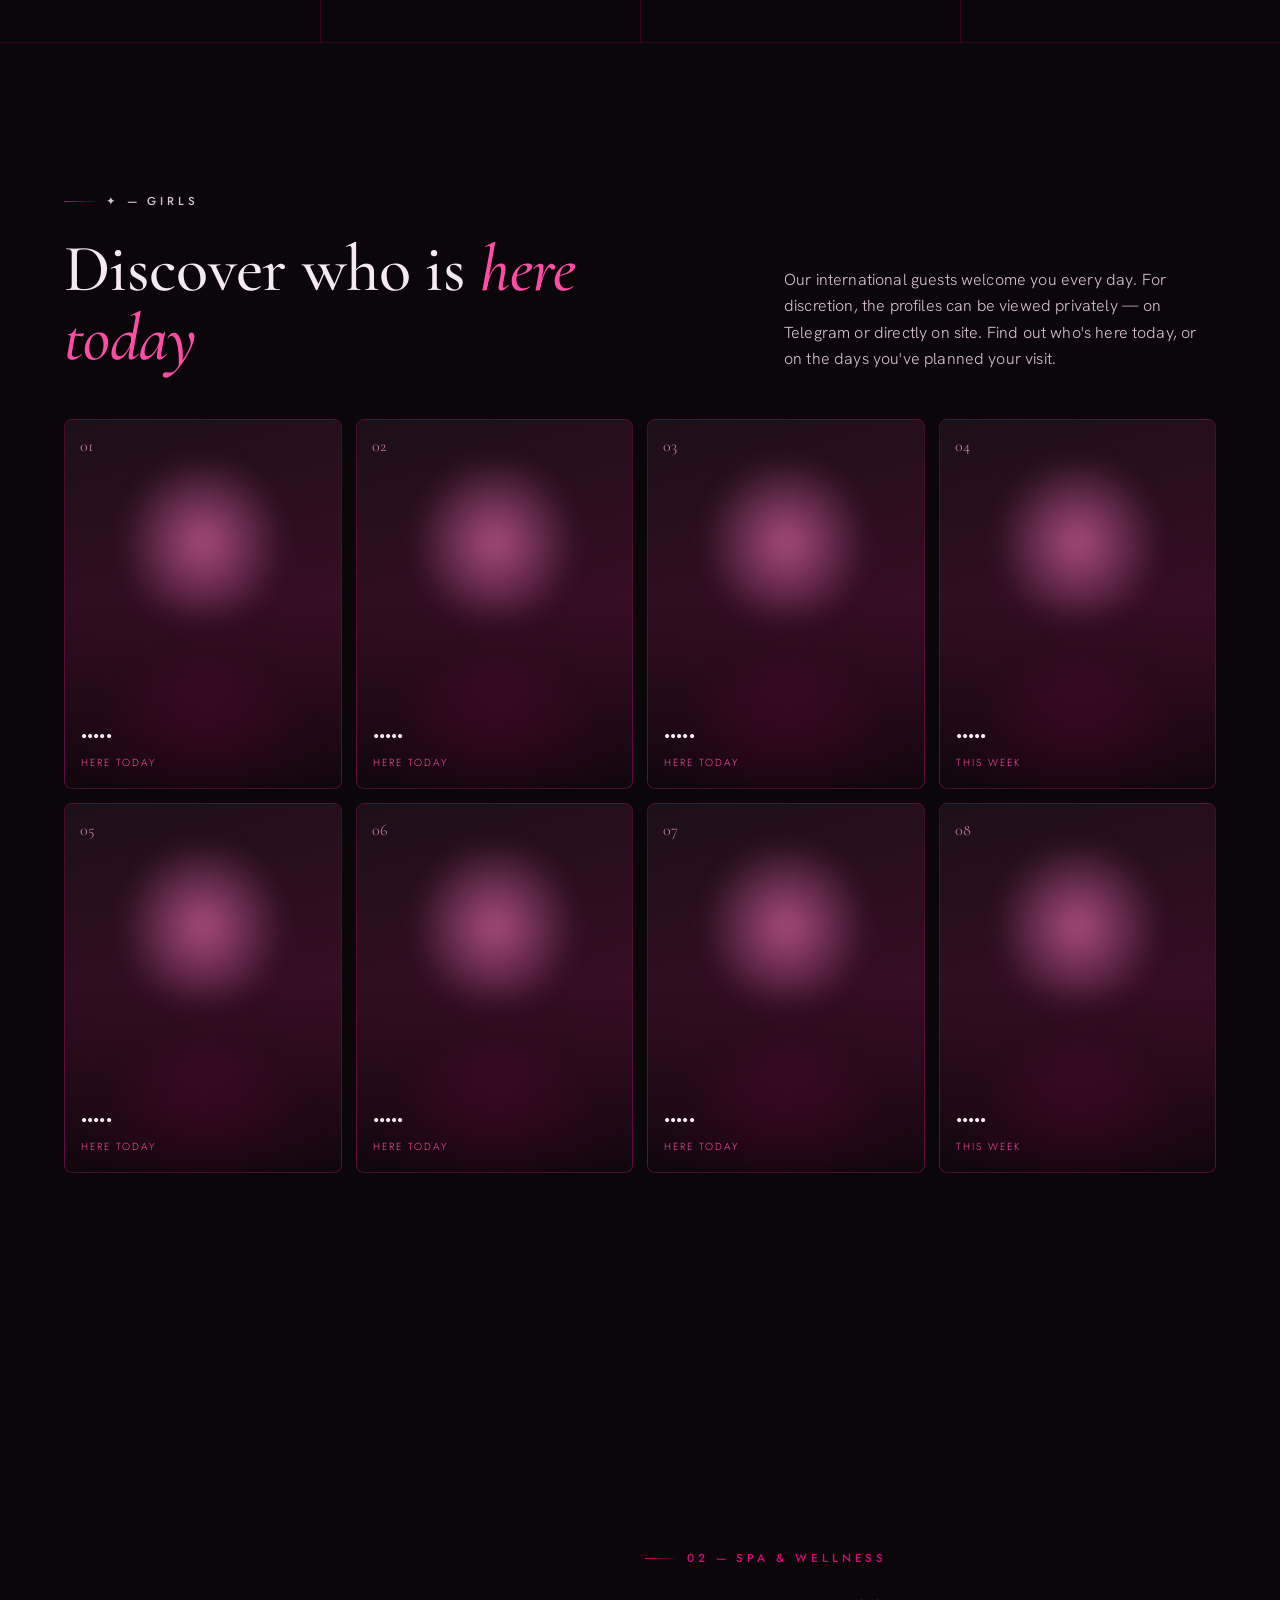
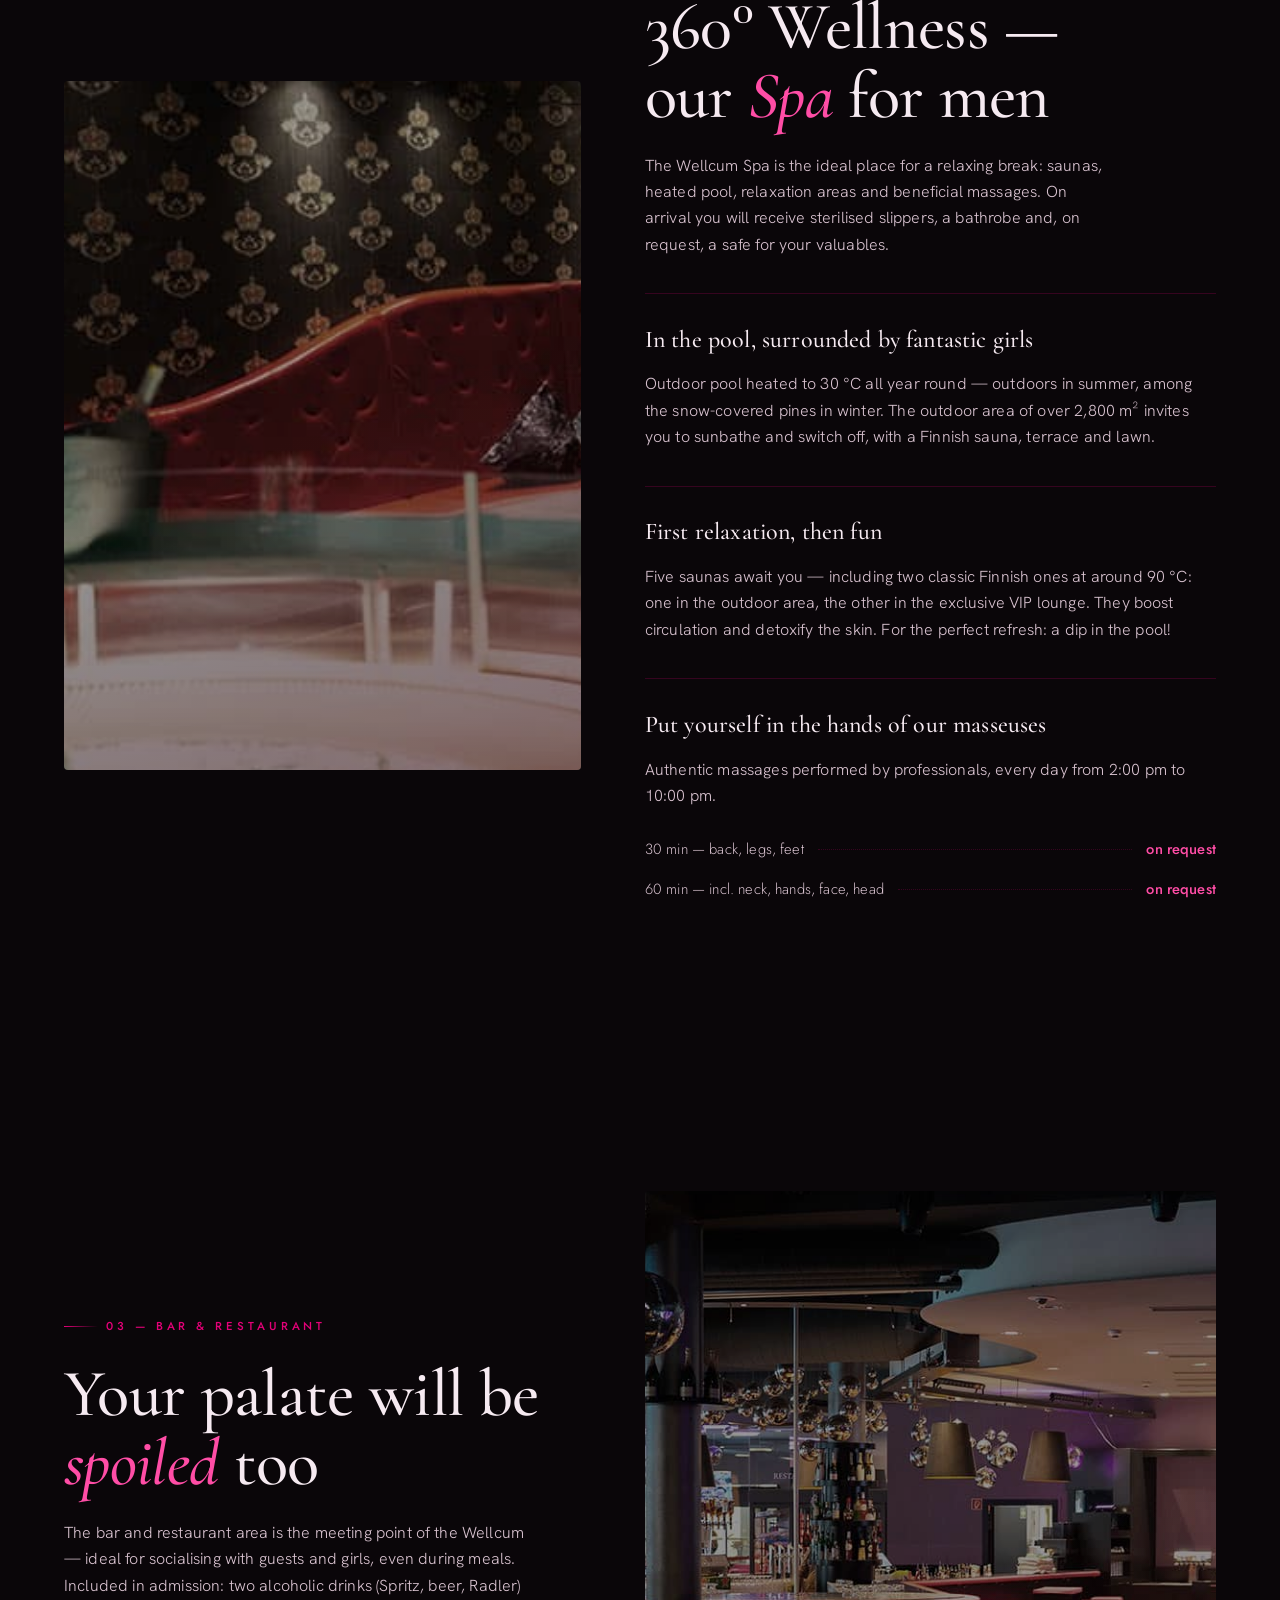
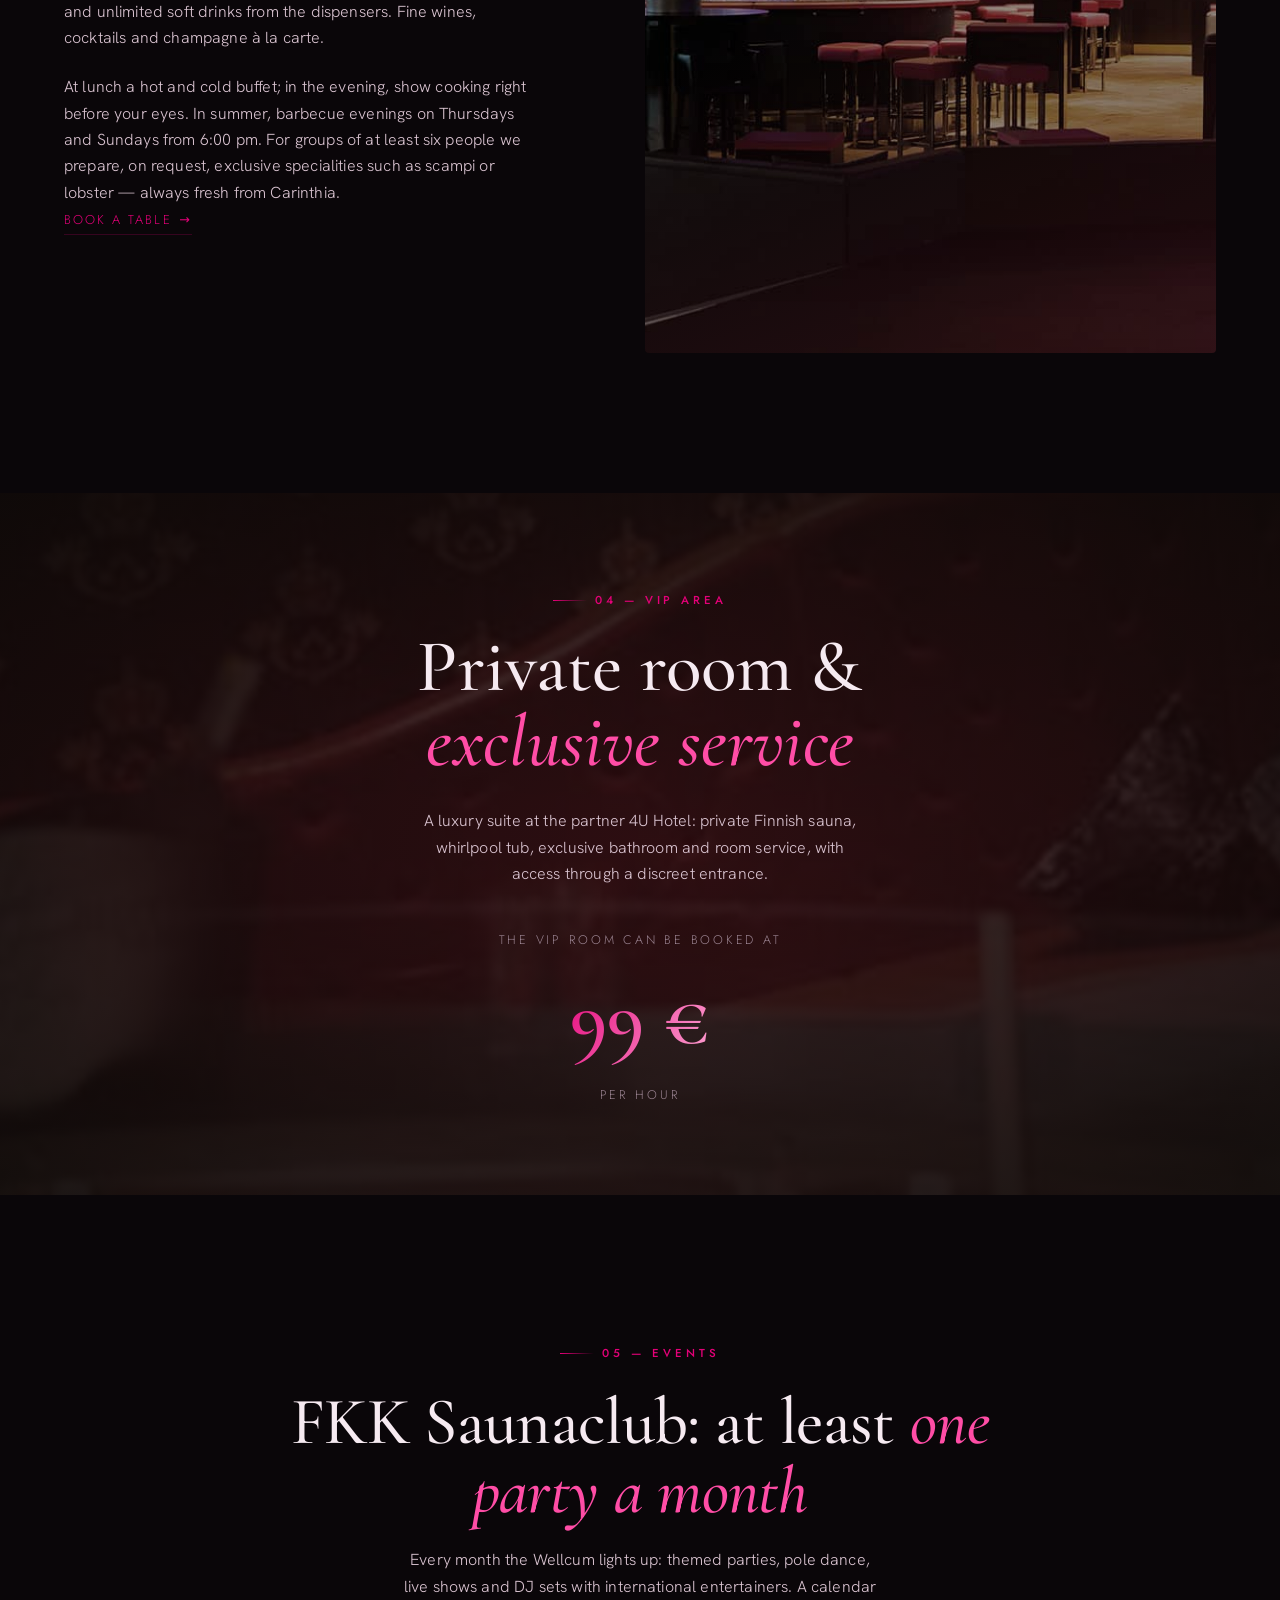
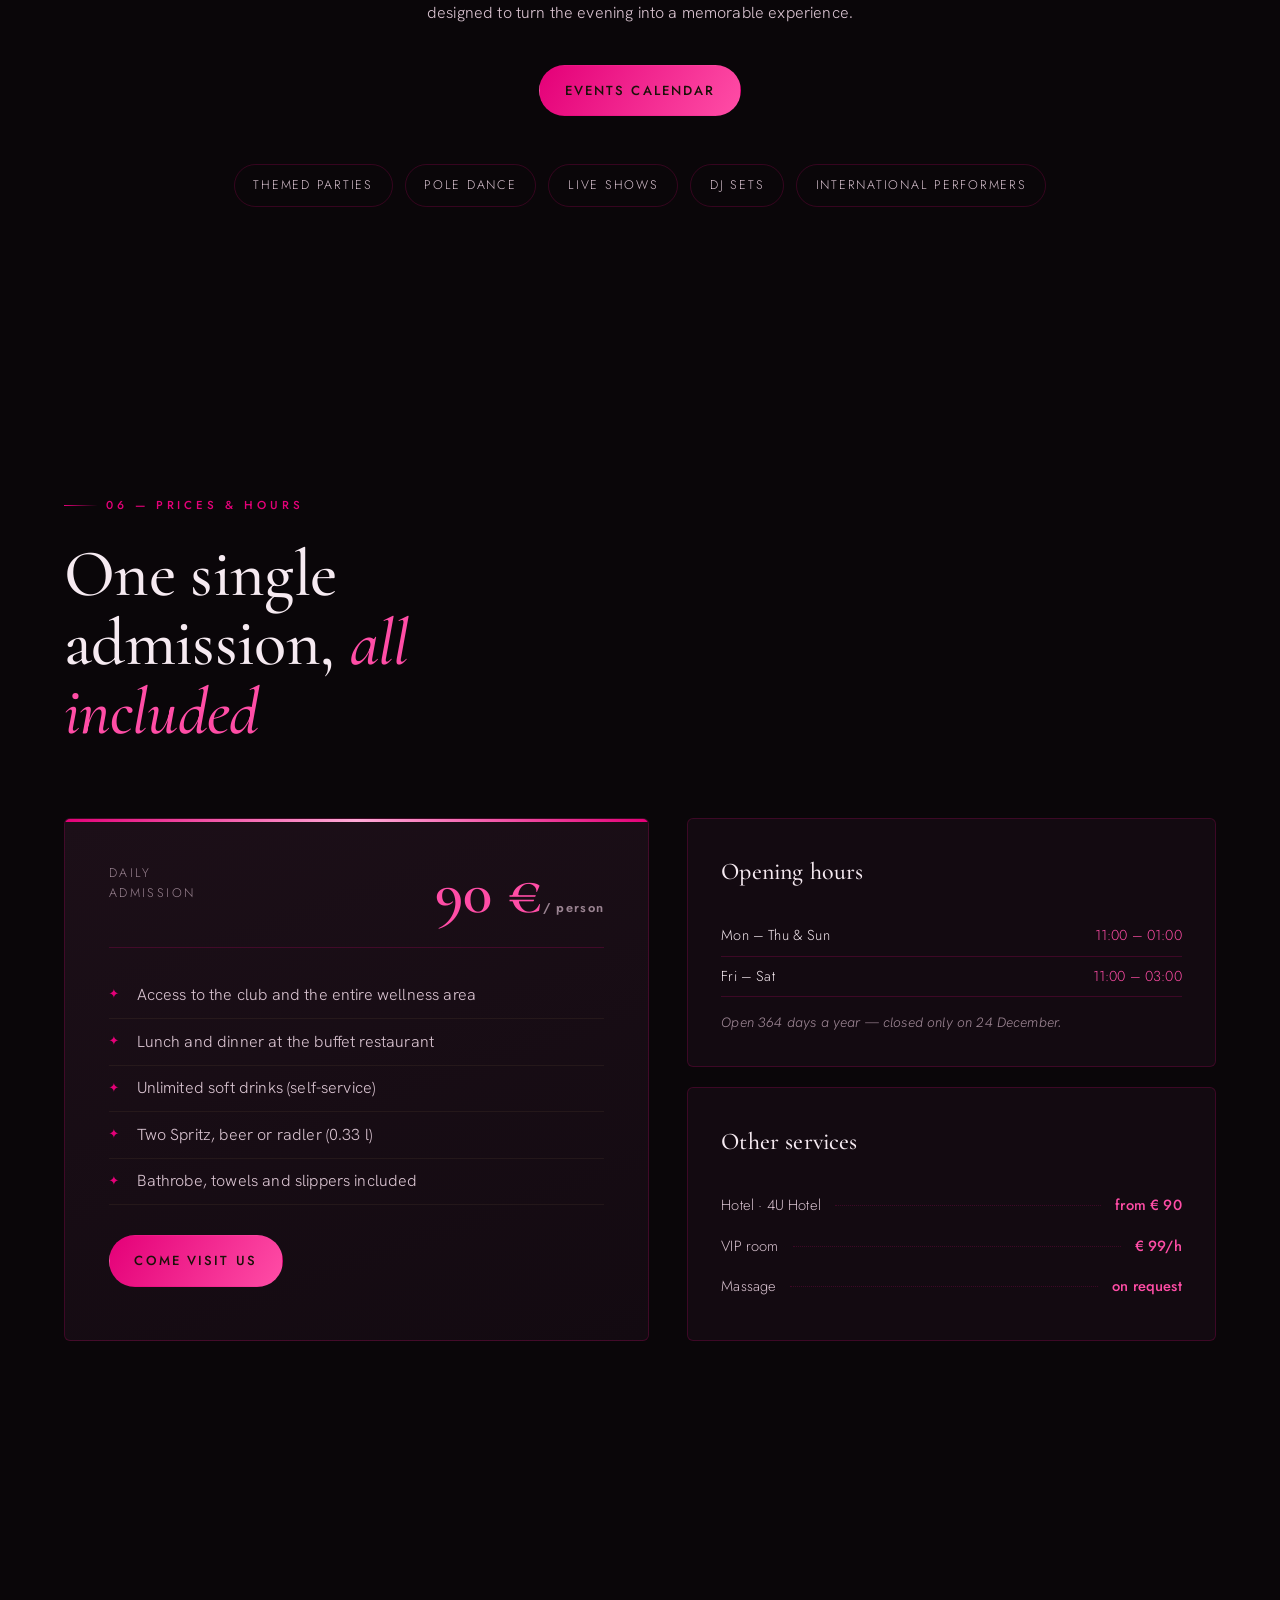
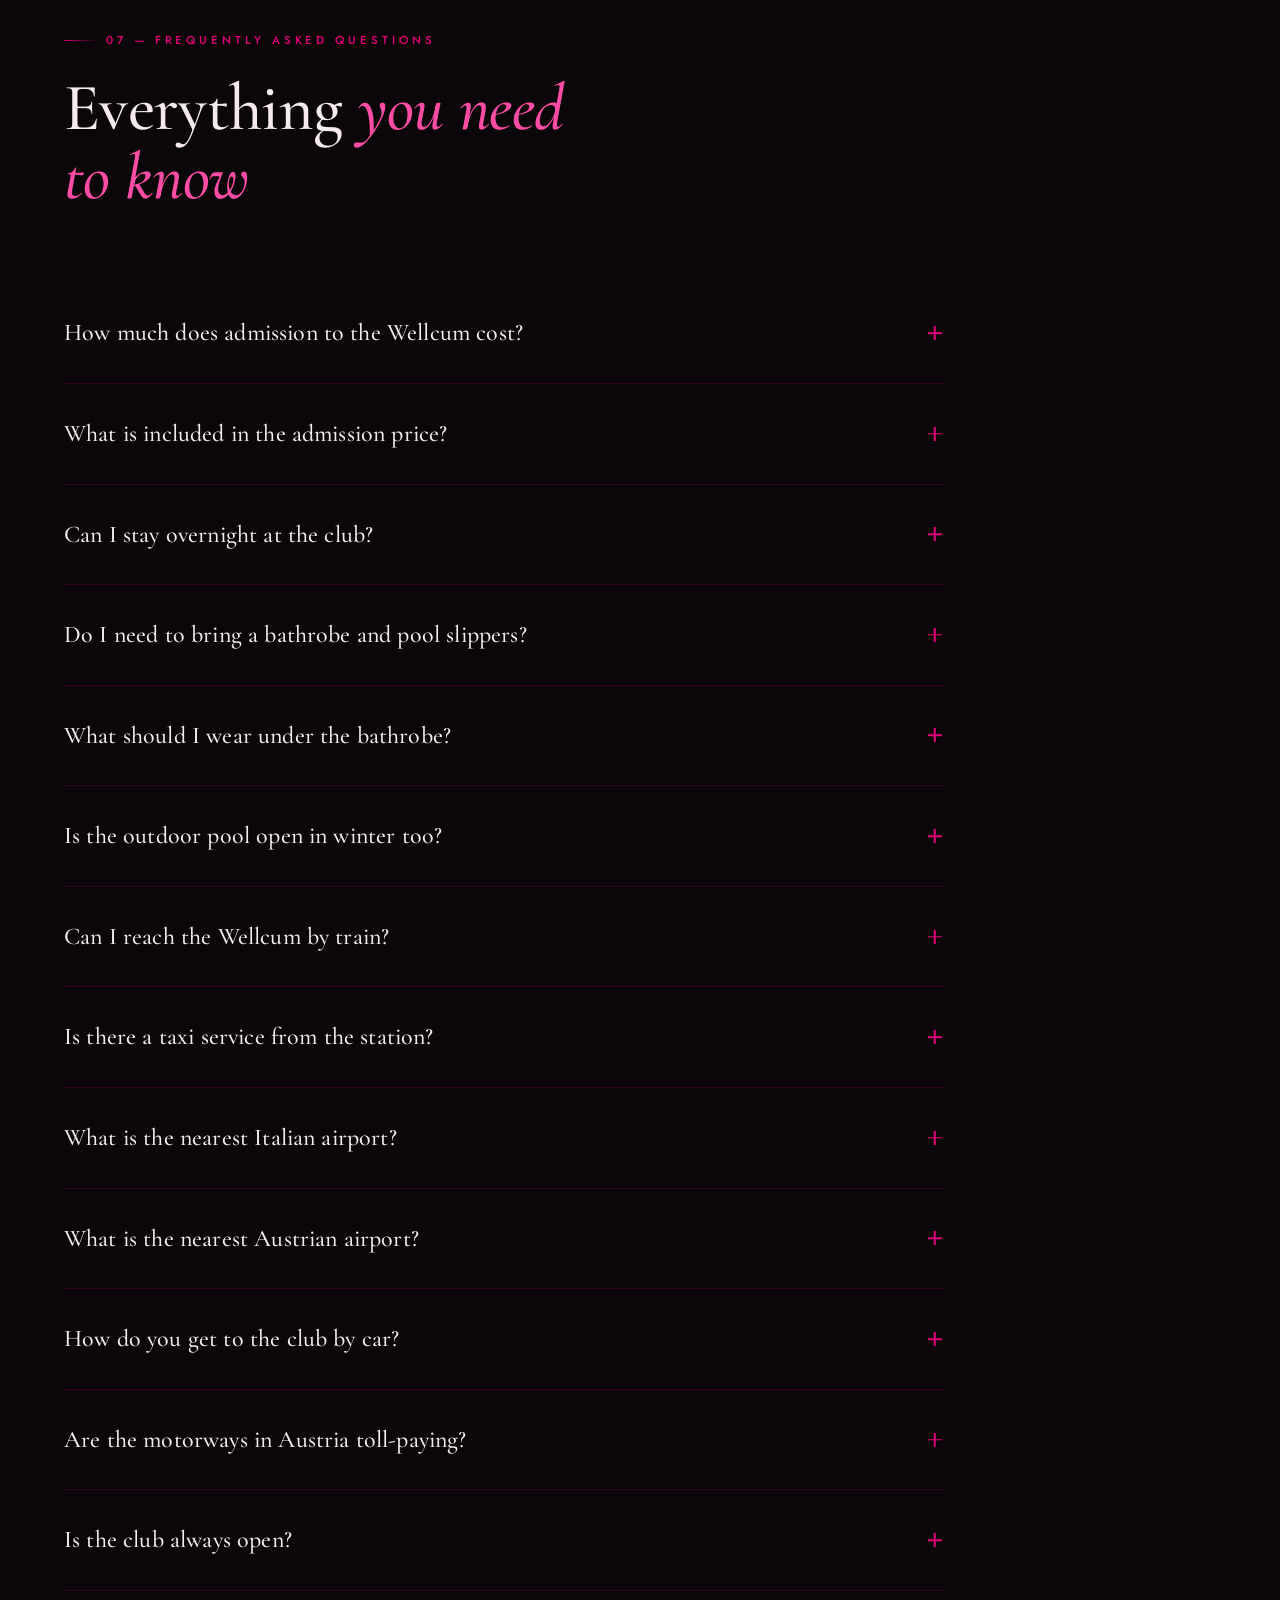
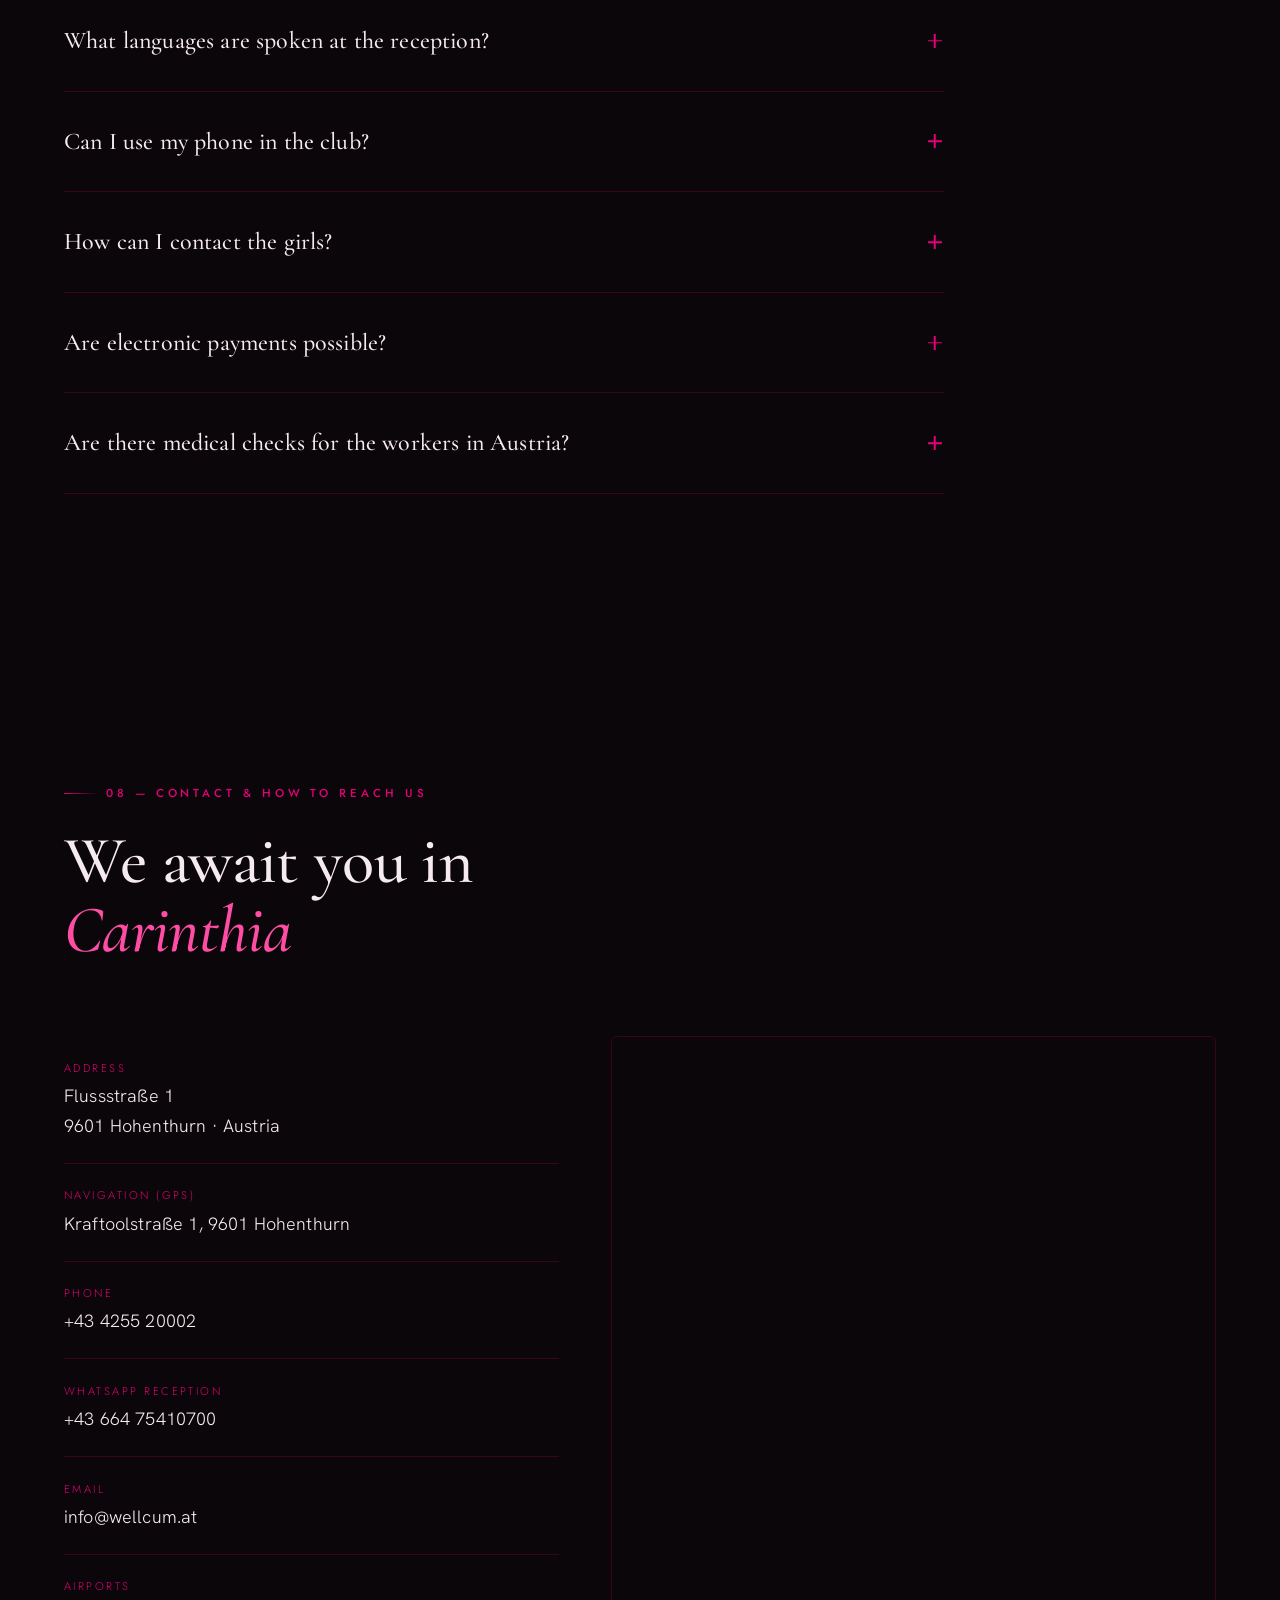
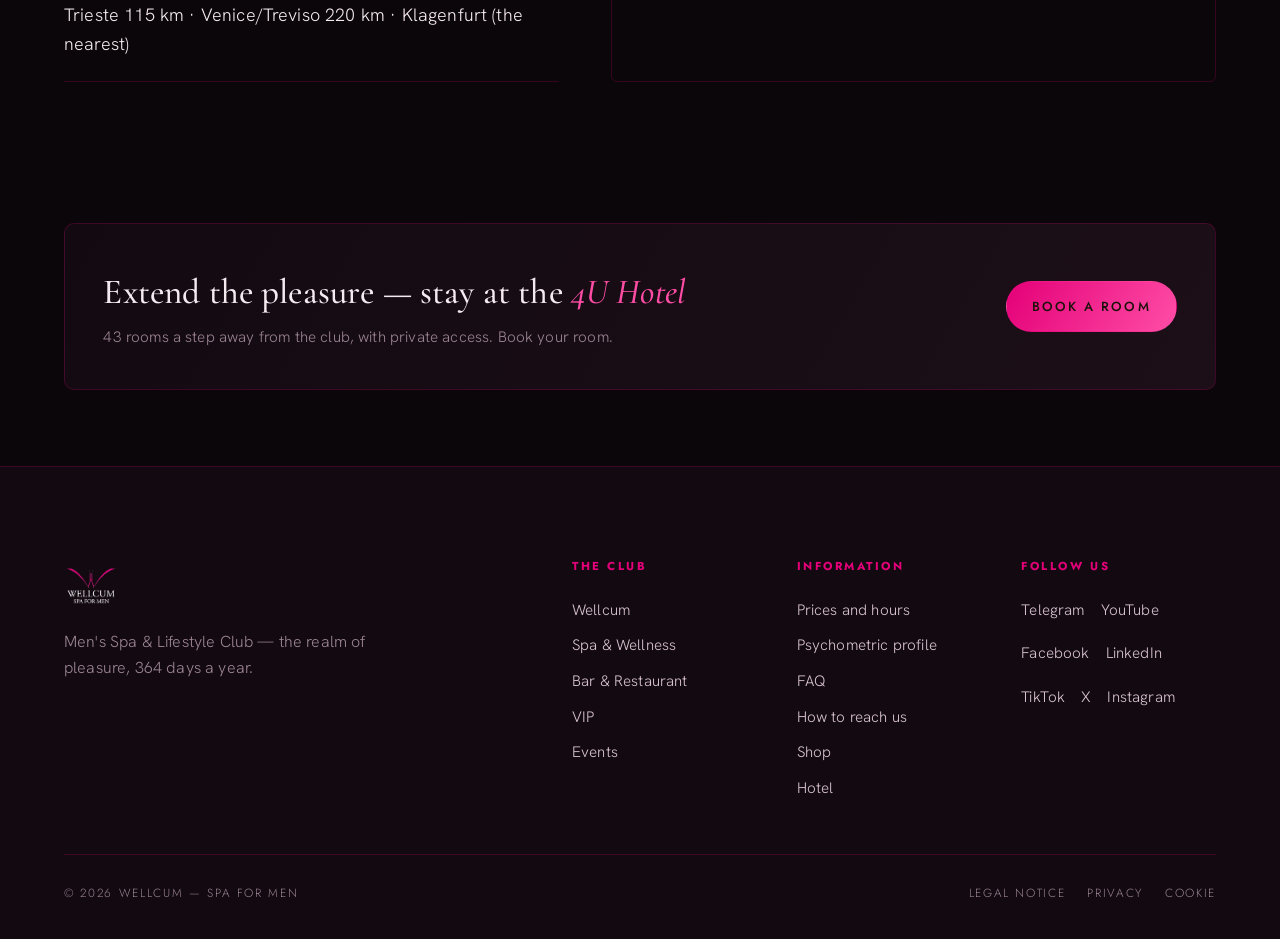
<file: en/index.html>
<!DOCTYPE html>
<html lang="en">
<head>
<meta charset="UTF-8" />
<meta name="viewport" content="width=device-width, initial-scale=1.0" />
<title>Wellcum — Men's Spa &amp; Lifestyle Club · Austria</title>
<meta name="description" content="Austria's largest and most renowned FKK club. 7,000 m² of spa, wellness, bar &amp; restaurant, events and hospitality, just 6 km from the Italian border." />
<link rel="icon" type="image/png" href="../assets/LogoWebpage-1.png" />
<link rel="preconnect" href="https://fonts.googleapis.com" />
<link rel="preconnect" href="https://fonts.gstatic.com" crossorigin />
<link href="https://fonts.googleapis.com/css2?family=Cormorant+Garamond:ital,wght@0,400;0,500;0,600;0,700;1,400;1,500;1,600&family=Jost:wght@300;400;500;600&family=Hanken+Grotesk:wght@300;400;500;600&display=swap" rel="stylesheet" />
<link rel="stylesheet" href="../css/styles.css" />
</head>
<body>

<!-- ░░ FILM GRAIN OVERLAY ░░ -->
<div class="grain" aria-hidden="true"></div>

<!-- ░░ SCROLL PROGRESS ░░ -->
<div class="progress" id="progress" aria-hidden="true"></div>

<!-- ░░ CUSTOM CURSOR ░░ -->
<div class="cursor" aria-hidden="true"></div>
<div class="cursor-dot" aria-hidden="true"></div>

<!-- ░░ AGE GATE ░░ -->
<div class="agegate" id="agegate" role="dialog" aria-modal="true" aria-labelledby="age-title">
  <div class="agegate__inner">
    <img src="../assets/LogoWebpage-1.png" alt="Wellcum" class="agegate__logo" />
    <p class="eyebrow">Men's Spa &amp; Lifestyle Club · Austria</p>
    <h2 id="age-title" class="agegate__title">Are you of legal age?</h2>
    <p class="agegate__text">This site contains content reserved for an adult audience. To enter you must be at least <strong>18 years old</strong>.</p>
    <div class="agegate__actions">
      <button class="btn btn--gold" id="age-yes" data-magnetic>I am 18 — Enter</button>
      <a class="btn btn--ghost" href="https://www.google.com" id="age-no">Exit</a>
    </div>
  </div>
</div>

<!-- ░░ PRELOADER ░░ -->
<div class="preloader" id="preloader" aria-hidden="true">
  <div class="preloader__mark">W</div>
  <div class="preloader__bar"><span></span></div>
</div>

<!-- ░░ NAV ░░ -->
<header class="nav" id="nav">
  <a href="#top" class="nav__logo" aria-label="Wellcum — Home">
    <img src="../assets/LogoWebpage-1.png" alt="Wellcum" />
  </a>
  <nav class="nav__links" id="navLinks">
    <a href="#club">The Club</a>
    <a href="#ragazze">Girls</a>
    <a href="#spa">Spa</a>
    <a href="#bar">Bar</a>
    <a href="#vip">VIP</a>
    <a href="#eventi">Events</a>
    <a href="hotel.html">Hotel</a>
    <a href="#prezzi">Prices</a>
    <a href="profile.html">Profile</a>
    <a href="#faq">FAQ</a>
    <a href="#contatti">Contact</a>
  </nav>
  <div class="nav__right">
    <div class="nav__lang" aria-label="Lingua">
      <a href="../index.html">IT</a><span>/</span><a class="is-active" href="../en/index.html">EN</a><span>/</span><a href="../de/index.html">DE</a>
    </div>
    <a href="hotel.html#prenota" class="btn btn--gold btn--sm" data-magnetic>Book</a>
    <button class="nav__burger" id="burger" aria-label="Menu" aria-expanded="false"><span></span><span></span></button>
  </div>
</header>

<main id="top">

  <!-- ░░ HERO ░░ -->
  <section class="hero" id="hero">
    <video class="hero__video" id="heroVideo" autoplay muted loop playsinline preload="auto"
           poster="../assets/foto-3.jpg" data-mobile="https://vstr.wellcum.at/HomepageVideoMobile.mp4">
      <source src="https://vstr.wellcum.at/HomepageVideo.mp4" type="video/mp4" />
    </video>
    <div class="hero__veil" aria-hidden="true"></div>
    <div class="hero__content">
      <p class="eyebrow reveal" data-reveal>Men's Spa &amp; Lifestyle Club · Austria</p>
      <h1 class="hero__title">
        <span class="line" data-reveal><span>Welcome to the</span></span>
        <span class="line" data-reveal><span>Realm <em>of</em> Pleasure</span></span>
      </h1>
      <p class="hero__sub reveal" data-reveal>Austria's largest and most renowned FKK club. Across 7,000&nbsp;m², a world of spa, wellness, fine taste and hospitality — just 6&nbsp;km from the Italian border.</p>
      <div class="hero__cta reveal" data-reveal>
        <a href="#club" class="btn btn--gold" data-magnetic>Discover the club</a>
        <a href="#prezzi" class="btn btn--ghost" data-magnetic>Prices &amp; Hours</a>
      </div>
    </div>
    <div class="hero__stats" data-reveal>
      <div class="stat"><span class="stat__num" data-count="7000" data-suffix="">0</span><span class="stat__label">m² of space</span></div>
      <div class="stat"><span class="stat__num" data-count="43" data-suffix="">0</span><span class="stat__label">hotel rooms</span></div>
      <div class="stat"><span class="stat__num" data-count="60" data-suffix="+">0</span><span class="stat__label">staff members</span></div>
      <div class="stat"><span class="stat__num" data-count="364" data-suffix="">0</span><span class="stat__label">days a year</span></div>
    </div>
    <a class="hero__scroll" href="#club" aria-label="Scroll"><span></span>scroll</a>
  </section>

  <!-- ░░ MARQUEE ░░ -->
  <div class="marquee" aria-hidden="true">
    <div class="marquee__track">
      <span>Wellness ✦ Pleasure ✦ Relaxation ✦ Exclusivity ✦ Wellness ✦ Pleasure ✦ Relaxation ✦ Exclusivity ✦&nbsp;</span>
      <span>Wellness ✦ Pleasure ✦ Relaxation ✦ Exclusivity ✦ Wellness ✦ Pleasure ✦ Relaxation ✦ Exclusivity ✦&nbsp;</span>
    </div>
  </div>

  <!-- ░░ CLUB & FILOSOFIA ░░ -->
  <section class="section club" id="club">
    <div class="section__head">
      <p class="eyebrow" data-reveal>01 — Club &amp; Philosophy</p>
      <h2 class="section__title" data-reveal>Wellcum, a unique <em>sensory</em> experience</h2>
    </div>
    <div class="club__grid">
      <div class="club__lead" data-reveal>
        <p>Wellcum is Austria's largest and most renowned FKK club: across 7,000&nbsp;m² it brings together under one roof a world of FKK experiences, spa, bar/restaurant and hotel. Located just 6&nbsp;km from the Italian border, it attracts an international audience — particularly from Italy, Slovenia and Austria.</p>
        <p>The modern facility with 43 hotel rooms offers maximum privacy, supported by a dedicated team of more than 60 staff members who communicate in several languages (DE, IT, EN, SL, RU, UA, ES).</p>
      </div>
      <figure class="club__media" data-reveal data-parallax>
        <img src="../assets/foto-4-1.jpg" alt="Entrance of the Wellcum club" loading="lazy" />
        <figcaption>Hohenthurn · Carinthia</figcaption>
      </figure>
    </div>

    <!-- 9 VANTAGGI -->
    <div class="why">
      <p class="eyebrow why__eyebrow" data-reveal>Why Wellcum? · Your advantages</p>
      <div class="why__grid">
        <article class="adv" data-reveal><span class="adv__n">01</span><h3>Health</h3><p>Valid health certificates and medical checks every six weeks.</p></article>
        <article class="adv" data-reveal><span class="adv__n">02</span><h3>Hygiene</h3><p>The highest hygiene standards, 364 days a year.</p></article>
        <article class="adv" data-reveal><span class="adv__n">03</span><h3>Location</h3><p>5 minutes from the Arnoldstein exit of the A2.</p></article>
        <article class="adv" data-reveal><span class="adv__n">04</span><h3>Discretion</h3><p>Secluded location with hidden parking.</p></article>
        <article class="adv" data-reveal><span class="adv__n">05</span><h3>Overnight stay</h3><p>Connected hotel, no need to drive anywhere.</p></article>
        <article class="adv" data-reveal><span class="adv__n">06</span><h3>Flexibility</h3><p>An expert staff, dedicated to guest satisfaction.</p></article>
        <article class="adv" data-reveal><span class="adv__n">07</span><h3>Languages</h3><p>IT, EN, DE, ES, FR, SL, HR, RU, TR — we understand you everywhere.</p></article>
        <article class="adv" data-reveal><span class="adv__n">08</span><h3>Cuisine</h3><p>Fresh, seasonal products from Carinthia and Italy.</p></article>
      </div>
    </div>
  </section>

  <!-- ░░ PILASTRI ░░ -->
  <section class="pillars" id="pillars" aria-label="The four worlds">
    <article class="pillar" data-reveal>
      <span class="pillar__idx">I</span>
      <h3>Wellness</h3>
      <p>Sensuality and wellness like you've never experienced before. Saunas, heated pool, relaxation areas and massages.</p>
      <a href="#spa" class="link-arrow">Discover more</a>
    </article>
    <article class="pillar" data-reveal>
      <span class="pillar__idx">II</span>
      <h3>Pleasure</h3>
      <p>Culinary pleasure and an elegant setting: bar &amp; restaurant with cocktails, buffet and show cooking.</p>
      <a href="#bar" class="link-arrow">Discover more</a>
    </article>
    <article class="pillar" data-reveal>
      <span class="pillar__idx">III</span>
      <h3>Relaxation</h3>
      <p>Hotel &amp; rooms through partner 4U Hotel: 43 rooms for maximum privacy.</p>
      <a href="hotel.html" class="link-arrow">Discover &amp; book</a>
    </article>
    <article class="pillar" data-reveal>
      <span class="pillar__idx">IV</span>
      <h3>Exclusivity</h3>
      <p>Themed parties, pole dance, live shows and DJ sets with international performers.</p>
      <a href="#eventi" class="link-arrow">Discover more</a>
    </article>
  </section>

  <!-- ░░ RAGAZZE ░░ -->
  <section class="section ragazze" id="ragazze">
    <div class="ragazze__lead">
      <div>
        <p class="eyebrow" data-reveal>✦ — Girls</p>
        <h2 class="section__title" data-reveal>Discover who is <em>here today</em></h2>
      </div>
      <p data-reveal>Our international guests welcome you every day. For discretion, the profiles can be viewed privately — on Telegram or directly on site. Find out who's here today, or on the days you've planned your visit.</p>
    </div>
    <div class="ragazze__grid" data-reveal>
      <div class="gcard"><span class="gcard__n">01</span><span class="gcard__tag"><b>•••••</b><span>Here today</span></span></div>
      <div class="gcard"><span class="gcard__n">02</span><span class="gcard__tag"><b>•••••</b><span>Here today</span></span></div>
      <div class="gcard"><span class="gcard__n">03</span><span class="gcard__tag"><b>•••••</b><span>Here today</span></span></div>
      <div class="gcard"><span class="gcard__n">04</span><span class="gcard__tag"><b>•••••</b><span>This week</span></span></div>
      <div class="gcard"><span class="gcard__n">05</span><span class="gcard__tag"><b>•••••</b><span>Here today</span></span></div>
      <div class="gcard"><span class="gcard__n">06</span><span class="gcard__tag"><b>•••••</b><span>Here today</span></span></div>
      <div class="gcard"><span class="gcard__n">07</span><span class="gcard__tag"><b>•••••</b><span>Here today</span></span></div>
      <div class="gcard"><span class="gcard__n">08</span><span class="gcard__tag"><b>•••••</b><span>This week</span></span></div>
    </div>
    <div class="ragazze__cta" data-reveal style="margin-top:36px;display:flex;gap:18px;flex-wrap:wrap;align-items:center;">
      <a href="https://t.me/wellclubaustria" target="_blank" rel="noopener" class="btn btn--gold" data-magnetic>Profiles on Telegram</a>
      <span class="ragazze__note">Updated every day · private viewing on site</span>
    </div>
  </section>

  <!-- ░░ SPA ░░ -->
  <section class="section feature feature--spa" id="spa">
    <div class="feature__media" data-reveal data-parallax>
      <img src="../assets/foto-3.jpg" alt="Pool and wellness area of the Wellcum" loading="lazy" />
    </div>
    <div class="feature__body">
      <p class="eyebrow" data-reveal>02 — Spa &amp; Wellness</p>
      <h2 class="section__title" data-reveal>360° Wellness — our <em>Spa</em> for men</h2>
      <p class="feature__intro" data-reveal>The Wellcum Spa is the ideal place for a relaxing break: saunas, heated pool, relaxation areas and beneficial massages. On arrival you will receive sterilised slippers, a bathrobe and, on request, a safe for your valuables.</p>

      <div class="subfeat" data-reveal>
        <h4>In the pool, surrounded by fantastic girls</h4>
        <p>Outdoor pool heated to 30&nbsp;°C all year round — outdoors in summer, among the snow-covered pines in winter. The outdoor area of over 2,800&nbsp;m² invites you to sunbathe and switch off, with a Finnish sauna, terrace and lawn.</p>
      </div>
      <div class="subfeat" data-reveal>
        <h4>First relaxation, then fun</h4>
        <p>Five saunas await you — including two classic Finnish ones at around 90&nbsp;°C: one in the outdoor area, the other in the exclusive VIP lounge. They boost circulation and detoxify the skin. For the perfect refresh: a dip in the pool!</p>
      </div>
      <div class="subfeat" data-reveal>
        <h4>Put yourself in the hands of our masseuses</h4>
        <p>Authentic massages performed by professionals, every day from 2:00 pm to 10:00 pm.</p>
        <ul class="pricelist">
          <li><span>30 min — back, legs, feet</span><span class="dots"></span><span>on request</span></li>
          <li><span>60 min — incl. neck, hands, face, head</span><span class="dots"></span><span>on request</span></li>
        </ul>
      </div>
    </div>
  </section>

  <!-- ░░ BAR ░░ -->
  <section class="section feature feature--bar feature--rev" id="bar">
    <div class="feature__media" data-reveal data-parallax>
      <img src="../assets/foto-1.jpg" alt="Bar and restaurant of the Wellcum" loading="lazy" />
    </div>
    <div class="feature__body">
      <p class="eyebrow" data-reveal>03 — Bar &amp; Restaurant</p>
      <h2 class="section__title" data-reveal>Your palate will be <em>spoiled</em> too</h2>
      <p class="feature__intro" data-reveal>The bar and restaurant area is the meeting point of the Wellcum — ideal for socialising with guests and girls, even during meals. Included in admission: two alcoholic drinks (Spritz, beer, Radler) and unlimited soft drinks from the dispensers. Fine wines, cocktails and champagne à la carte.</p>
      <p class="feature__intro" data-reveal>At lunch a hot and cold buffet; in the evening, show cooking right before your eyes. In summer, barbecue evenings on Thursdays and Sundays from 6:00 pm. For groups of at least six people we prepare, on request, exclusive specialities such as scampi or lobster — always fresh from Carinthia.</p>
      <a href="#contatti" class="link-arrow" data-reveal>Book a table</a>
    </div>
  </section>

  <!-- ░░ VIP ░░ -->
  <section class="vip" id="vip">
    <div class="vip__bg" style="background-image:url('../assets/foto-3.jpg')" aria-hidden="true"></div>
    <div class="vip__inner">
      <p class="eyebrow" data-reveal>04 — VIP Area</p>
      <h2 class="vip__title" data-reveal>Private room &amp; <em>exclusive service</em></h2>
      <p class="vip__text" data-reveal>A luxury suite at the partner 4U Hotel: private Finnish sauna, whirlpool tub, exclusive bathroom and room service, with access through a discreet entrance.</p>
      <div class="vip__price" data-reveal><span>The VIP room can be booked at</span><strong>99 €</strong><span>per hour</span></div>
    </div>
  </section>

  <!-- ░░ EVENTI ░░ -->
  <section class="section eventi" id="eventi">
    <div class="eventi__head">
      <p class="eyebrow" data-reveal>05 — Events</p>
      <h2 class="section__title" data-reveal>FKK Saunaclub: at least <em>one party a month</em></h2>
      <p class="eventi__lead" data-reveal>Every month the Wellcum lights up: themed parties, pole dance, live shows and DJ sets with international entertainers. A calendar designed to turn the evening into a memorable experience.</p>
      <a href="https://wellcum.at/eventi/" target="_blank" rel="noopener" class="btn btn--gold" data-magnetic data-reveal>Events calendar</a>
    </div>
    <ul class="eventi__tags" data-reveal>
      <li>Themed parties</li><li>Pole dance</li><li>Live shows</li><li>DJ sets</li><li>International performers</li>
    </ul>
  </section>

  <!-- ░░ PREZZI & ORARI ░░ -->
  <section class="section prezzi" id="prezzi">
    <div class="section__head">
      <p class="eyebrow" data-reveal>06 — Prices &amp; Hours</p>
      <h2 class="section__title" data-reveal>One single admission, <em>all included</em></h2>
    </div>
    <div class="prezzi__grid">
      <div class="ticket" data-reveal>
        <div class="ticket__top">
          <span class="ticket__kicker">Daily admission</span>
          <span class="ticket__price">90&nbsp;€<small>/ person</small></span>
        </div>
        <ul class="ticket__list">
          <li>Access to the club and the entire wellness area</li>
          <li>Lunch and dinner at the buffet restaurant</li>
          <li>Unlimited soft drinks (self-service)</li>
          <li>Two Spritz, beer or radler (0.33 l)</li>
          <li>Bathrobe, towels and slippers included</li>
        </ul>
        <a href="#contatti" class="btn btn--gold" data-magnetic>Come visit us</a>
      </div>
      <div class="prezzi__side">
        <div class="hours" data-reveal>
          <h4>Opening hours</h4>
          <ul>
            <li><span>Mon – Thu &amp; Sun</span><span>11:00 – 01:00</span></li>
            <li><span>Fri – Sat</span><span>11:00 – 03:00</span></li>
          </ul>
          <p class="hours__note">Open 364 days a year — closed only on 24 December.</p>
        </div>
        <div class="extras" data-reveal>
          <h4>Other services</h4>
          <ul class="pricelist">
            <li><span>Hotel · 4U Hotel</span><span class="dots"></span><span>from € 90</span></li>
            <li><span>VIP room</span><span class="dots"></span><span>€ 99/h</span></li>
            <li><span>Massage</span><span class="dots"></span><span>on request</span></li>
          </ul>
        </div>
      </div>
    </div>
  </section>

  <!-- ░░ FAQ ░░ -->
  <section class="section faq" id="faq">
    <div class="section__head">
      <p class="eyebrow" data-reveal>07 — Frequently asked questions</p>
      <h2 class="section__title" data-reveal>Everything <em>you need to know</em></h2>
    </div>
    <div class="faq__list" data-reveal>
      <details class="qa"><summary>How much does admission to the Wellcum cost?<i></i></summary><div class="qa__a"><p>The admission price is 90 euros.</p></div></details>
      <details class="qa"><summary>What is included in the admission price?<i></i></summary><div class="qa__a"><p>Use of the SPA and the pool, two drinks of your choice (beer, spritz or radler), unlimited soft drinks from the dispensers and an all-you-can-eat buffet during the restaurant's opening hours.</p></div></details>
      <details class="qa"><summary>Can I stay overnight at the club?<i></i></summary><div class="qa__a"><p>The club adjoins the partner hotel, which offers 43 rooms. <a href="https://www.4uhotel.at/" target="_blank" rel="noopener">Visit the hotel's website →</a></p></div></details>
      <details class="qa"><summary>Do I need to bring a bathrobe and pool slippers?<i></i></summary><div class="qa__a"><p>A bathrobe and slippers are provided on arrival. You may still bring your own if you wish.</p></div></details>
      <details class="qa"><summary>What should I wear under the bathrobe?<i></i></summary><div class="qa__a"><p>You can decide for yourself: nothing or a swimsuit. To access the restaurant, wearing the bathrobe is mandatory.</p></div></details>
      <details class="qa"><summary>Is the outdoor pool open in winter too?<i></i></summary><div class="qa__a"><p>Yes, the pool is open all year round. In winter the water is heated to 30&nbsp;°C.</p></div></details>
      <details class="qa"><summary>Can I reach the Wellcum by train?<i></i></summary><div class="qa__a"><p>Yes. The nearest stations are Arnoldstein and Villach, connected to the main stations of Northern Italy.</p></div></details>
      <details class="qa"><summary>Is there a taxi service from the station?<i></i></summary><div class="qa__a"><p>Several 24-hour taxi services are available.</p></div></details>
      <details class="qa"><summary>What is the nearest Italian airport?<i></i></summary><div class="qa__a"><p>Venice airport, about two and a half hours by car.</p></div></details>
      <details class="qa"><summary>What is the nearest Austrian airport?<i></i></summary><div class="qa__a"><p>Klagenfurt airport.</p></div></details>
      <details class="qa"><summary>How do you get to the club by car?<i></i></summary><div class="qa__a"><p>The fastest route is the motorway from Udine, the A23, which becomes the A2 in Austria. Exits: Tarvisio or Arnoldstein.</p></div></details>
      <details class="qa"><summary>Are the motorways in Austria toll-paying?<i></i></summary><div class="qa__a"><p>Yes, you need the "Vignette": it costs 9.80 euros and is valid for 10 days across the entire network. By exiting at Tarvisio you avoid the toll and reach the club via the state road.</p></div></details>
      <details class="qa"><summary>Is the club always open?<i></i></summary><div class="qa__a"><p>Yes, all year round, except for 24 December.</p></div></details>
      <details class="qa"><summary>What languages are spoken at the reception?<i></i></summary><div class="qa__a"><p>All staff speak Italian, English and German.</p></div></details>
      <details class="qa"><summary>Can I use my phone in the club?<i></i></summary><div class="qa__a"><p>No, the use of mobile phones is not allowed. They must be left in the hotel room, in the lockers or in the safes.</p></div></details>
      <details class="qa"><summary>How can I contact the girls?<i></i></summary><div class="qa__a"><p>The girls are guests of the club and self-employed workers. Arrangements are made inside the club; the minimum stay is half an hour.</p></div></details>
      <details class="qa"><summary>Are electronic payments possible?<i></i></summary><div class="qa__a"><p>Electronic payments are only possible for the bar and hotel services. Self-employed workers can only be paid in cash.</p></div></details>
      <details class="qa"><summary>Are there medical checks for the workers in Austria?<i></i></summary><div class="qa__a"><p>Medical checks are mandatory and are carried out every six weeks, with a full examination in particular for sexually transmitted diseases.</p></div></details>
    </div>
  </section>

  <!-- ░░ CONTATTI ░░ -->
  <section class="section contatti" id="contatti">
    <div class="section__head">
      <p class="eyebrow" data-reveal>08 — Contact &amp; How to reach us</p>
      <h2 class="section__title" data-reveal>We await you in <em>Carinthia</em></h2>
    </div>
    <div class="contatti__grid">
      <div class="contatti__info" data-reveal>
        <div class="cinfo">
          <span class="cinfo__k">Address</span>
          <span class="cinfo__v">Flussstraße 1<br />9601 Hohenthurn · Austria</span>
        </div>
        <div class="cinfo">
          <span class="cinfo__k">Navigation (GPS)</span>
          <span class="cinfo__v">Kraftoolstraße 1, 9601 Hohenthurn</span>
        </div>
        <div class="cinfo">
          <span class="cinfo__k">Phone</span>
          <span class="cinfo__v"><a href="tel:+43425520002">+43 4255 20002</a></span>
        </div>
        <div class="cinfo">
          <span class="cinfo__k">WhatsApp reception</span>
          <span class="cinfo__v"><a href="https://wa.me/4366475410700" target="_blank" rel="noopener">+43 664 75410700</a></span>
        </div>
        <div class="cinfo">
          <span class="cinfo__k">Email</span>
          <span class="cinfo__v"><a href="mailto:info@wellcum.at">info@wellcum.at</a></span>
        </div>
        <div class="cinfo">
          <span class="cinfo__k">Airports</span>
          <span class="cinfo__v">Trieste 115 km · Venice/Treviso 220 km · Klagenfurt (the nearest)</span>
        </div>
      </div>
      <div class="contatti__map" data-reveal>
        <iframe
          title="Wellcum map"
          src="https://www.google.com/maps?q=Flussstrasse%201,%209601%20Hohenthurn,%20Austria&output=embed"
          loading="lazy" referrerpolicy="no-referrer-when-downgrade"></iframe>
      </div>
    </div>
  </section>

  <!-- ░░ BRIDGE → HOTEL ░░ -->
  <section class="bridge" aria-label="4U Hotel" style="padding-bottom:clamp(40px,6vw,80px);">
    <div class="bridge__inner" data-reveal>
      <div class="bridge__txt">
        <h3>Extend the pleasure — stay at the <em>4U Hotel</em></h3>
        <p>43 rooms a step away from the club, with private access. Book your room.</p>
      </div>
      <a href="hotel.html#prenota" class="btn btn--gold" data-magnetic>Book a room</a>
    </div>
  </section>

</main>

<!-- ░░ FOOTER ░░ -->
<footer class="footer">
  <div class="footer__top">
    <div class="footer__brand">
      <img src="../assets/LogoWebpage-1.png" alt="Wellcum" />
      <p>Men's Spa &amp; Lifestyle Club — the realm of pleasure, 364 days a year.</p>
    </div>
    <div class="footer__cols">
      <div>
        <h5>The Club</h5>
        <a href="#club">Wellcum</a><a href="#spa">Spa &amp; Wellness</a><a href="#bar">Bar &amp; Restaurant</a><a href="#vip">VIP</a><a href="#eventi">Events</a>
      </div>
      <div>
        <h5>Information</h5>
        <a href="#prezzi">Prices and hours</a><a href="profile.html">Psychometric profile</a><a href="#faq">FAQ</a><a href="#contatti">How to reach us</a><a href="https://www.w-merchandise.com/" target="_blank" rel="noopener">Shop</a><a href="hotel.html">Hotel</a>
      </div>
      <div>
        <h5>Follow us</h5>
        <div class="footer__social">
          <a href="https://t.me/wellclubaustria" target="_blank" rel="noopener" aria-label="Telegram">Telegram</a>
          <a href="https://www.youtube.com/@Wellc_mClub" target="_blank" rel="noopener" aria-label="YouTube">YouTube</a>
          <a href="https://www.facebook.com/wellcumclubaustria" target="_blank" rel="noopener" aria-label="Facebook">Facebook</a>
          <a href="https://it.linkedin.com/company/wellcumclub" target="_blank" rel="noopener" aria-label="LinkedIn">LinkedIn</a>
          <a href="https://www.tiktok.com/@wellcum_official" target="_blank" rel="noopener" aria-label="TikTok">TikTok</a>
          <a href="https://twitter.com/Wellcumclub" target="_blank" rel="noopener" aria-label="X">X</a>
          <a href="https://www.instagram.com/wellc_m.official/" target="_blank" rel="noopener" aria-label="Instagram">Instagram</a>
        </div>
      </div>
    </div>
  </div>
  <div class="footer__bottom">
    <span>© <span id="year">2026</span> WELLCUM — SPA FOR MEN</span>
    <div class="footer__legal">
      <a href="#">Legal notice</a><a href="#">Privacy</a><a href="#">Cookie</a>
    </div>
  </div>
</footer>

<script src="../js/main.js"></script>
</body>
</html>
</file>
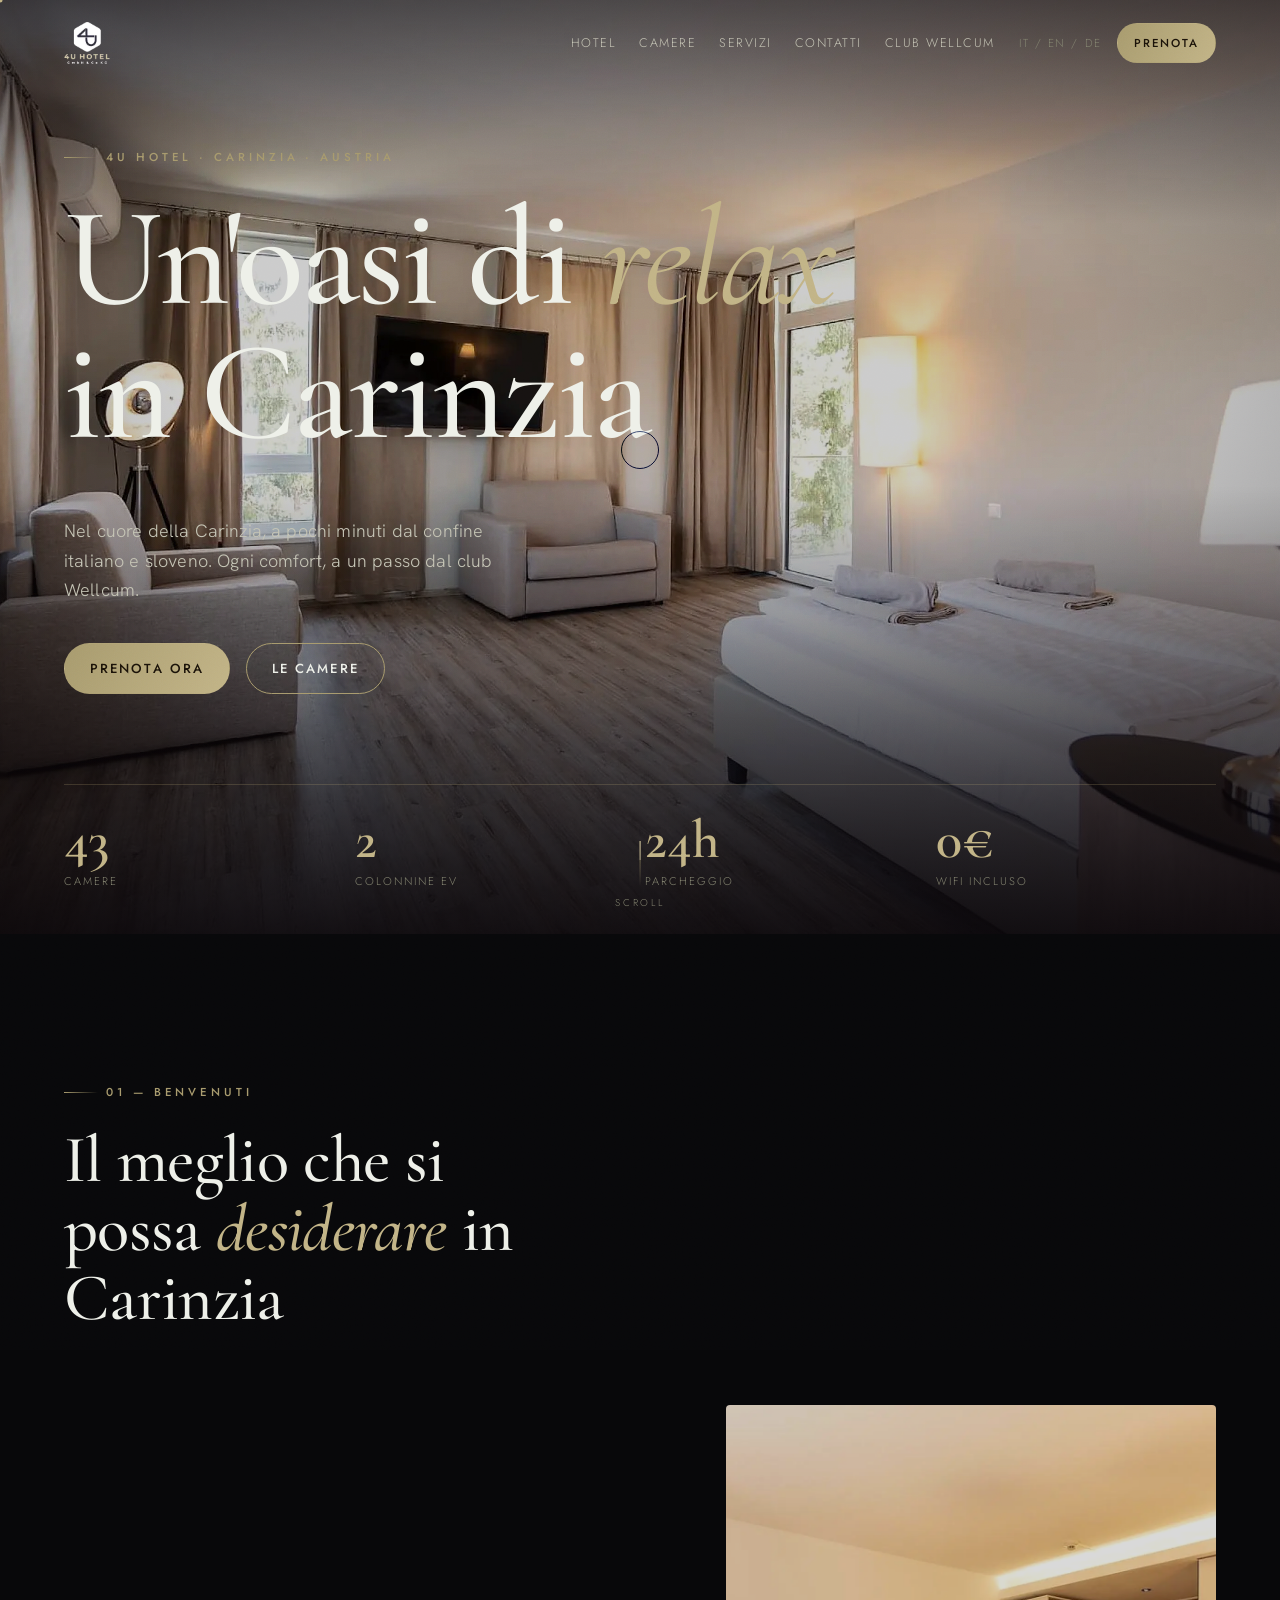
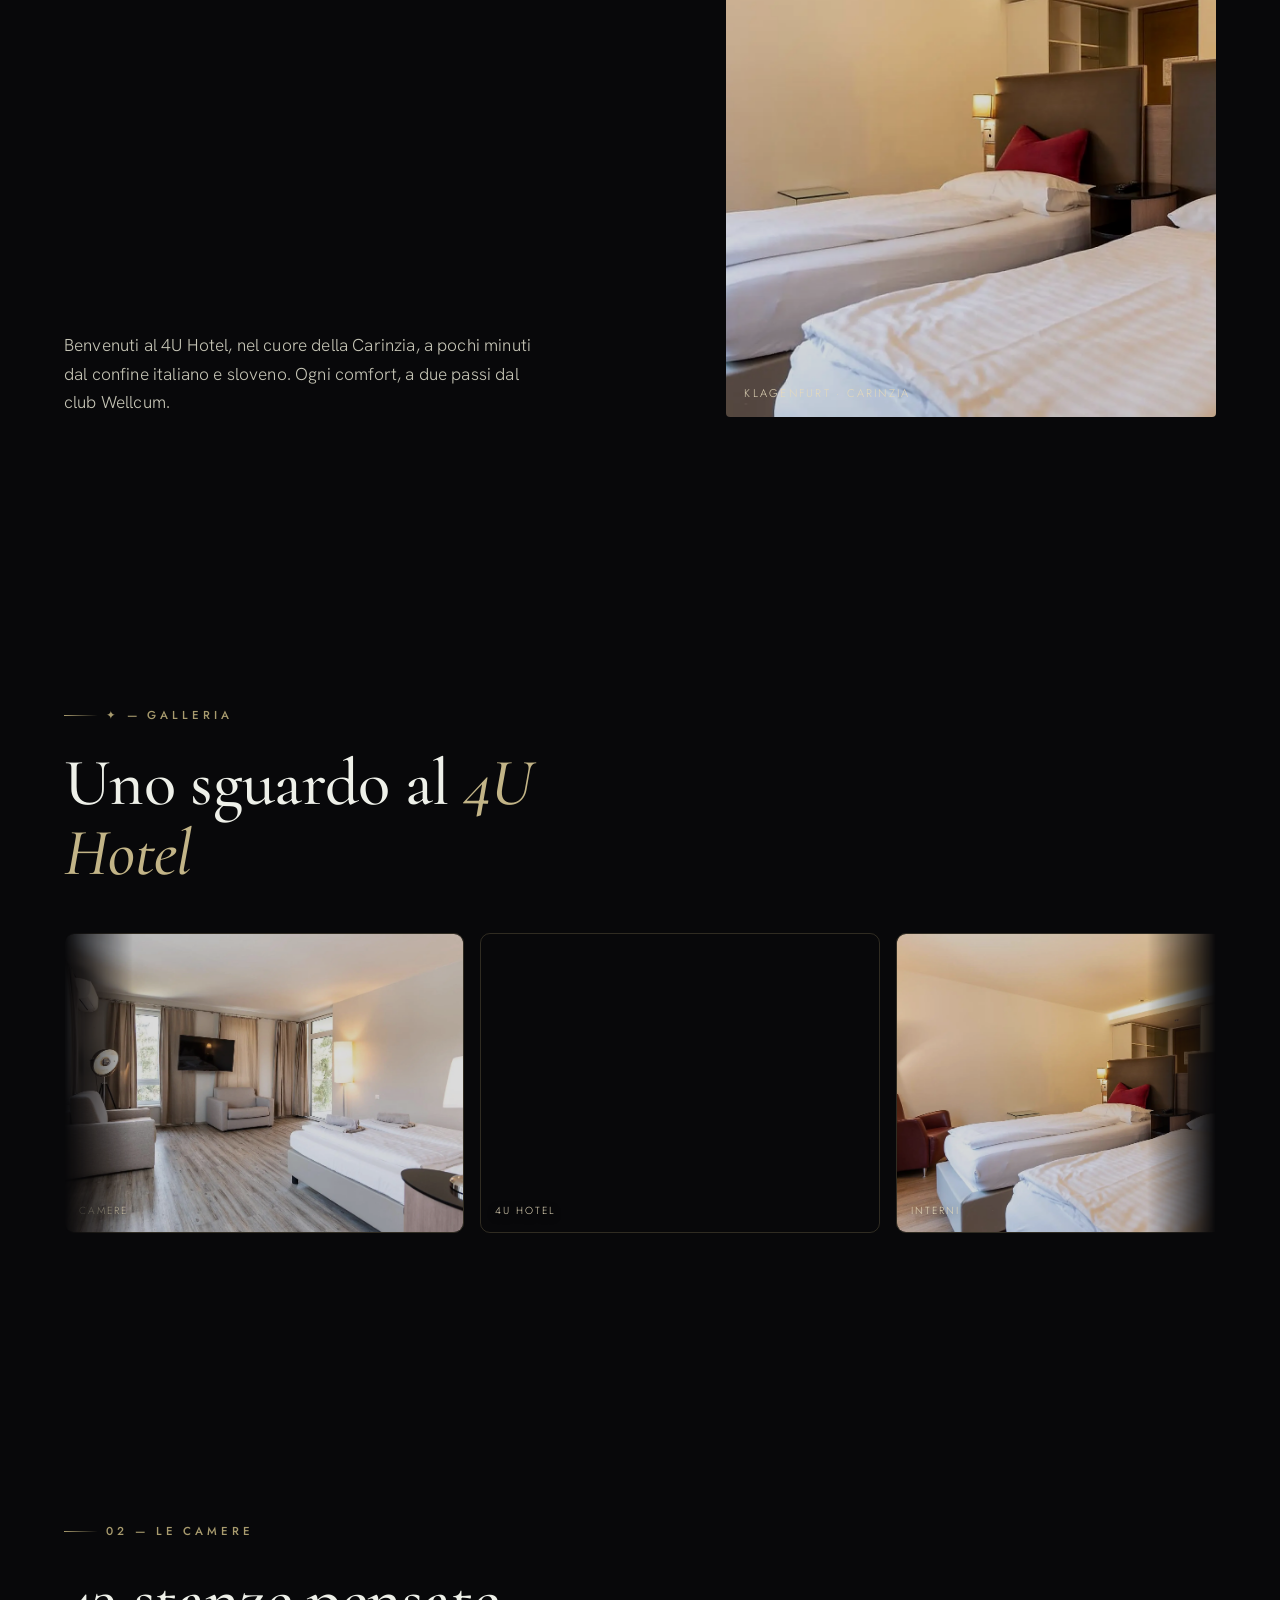
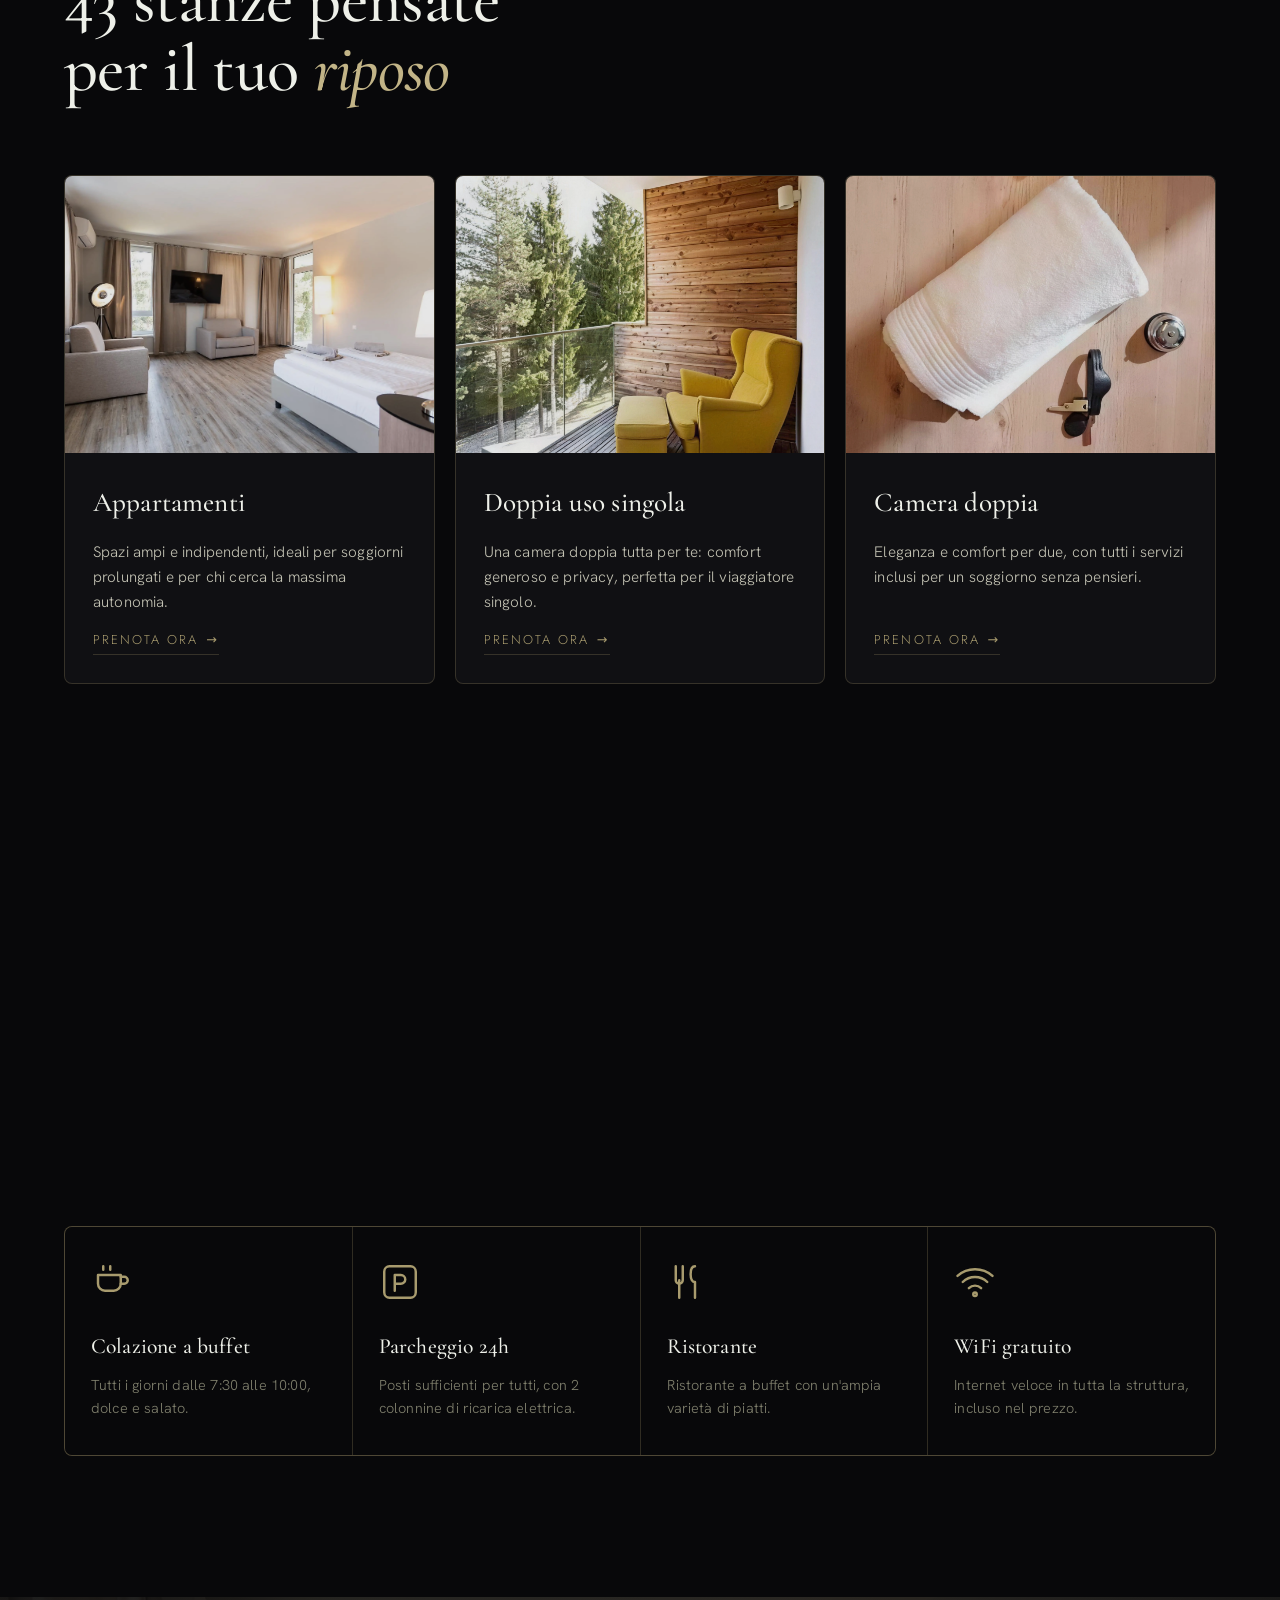
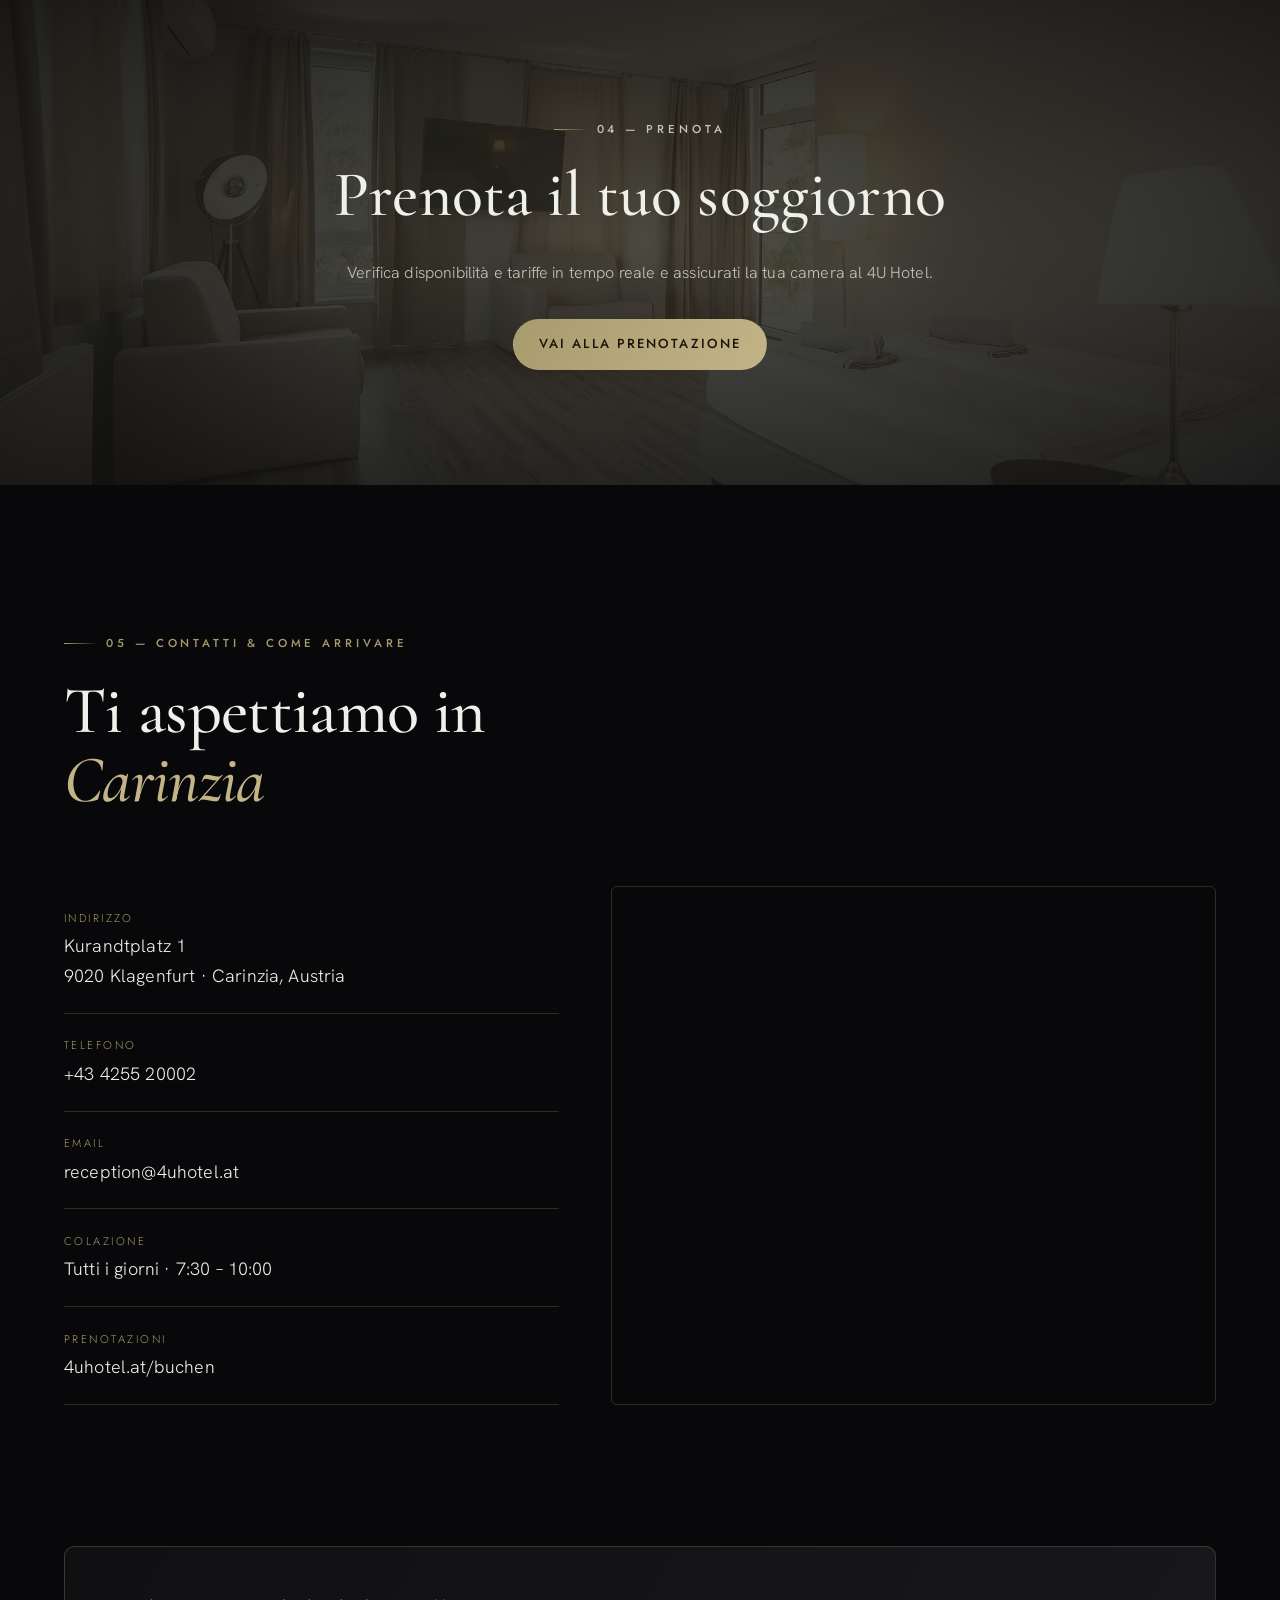
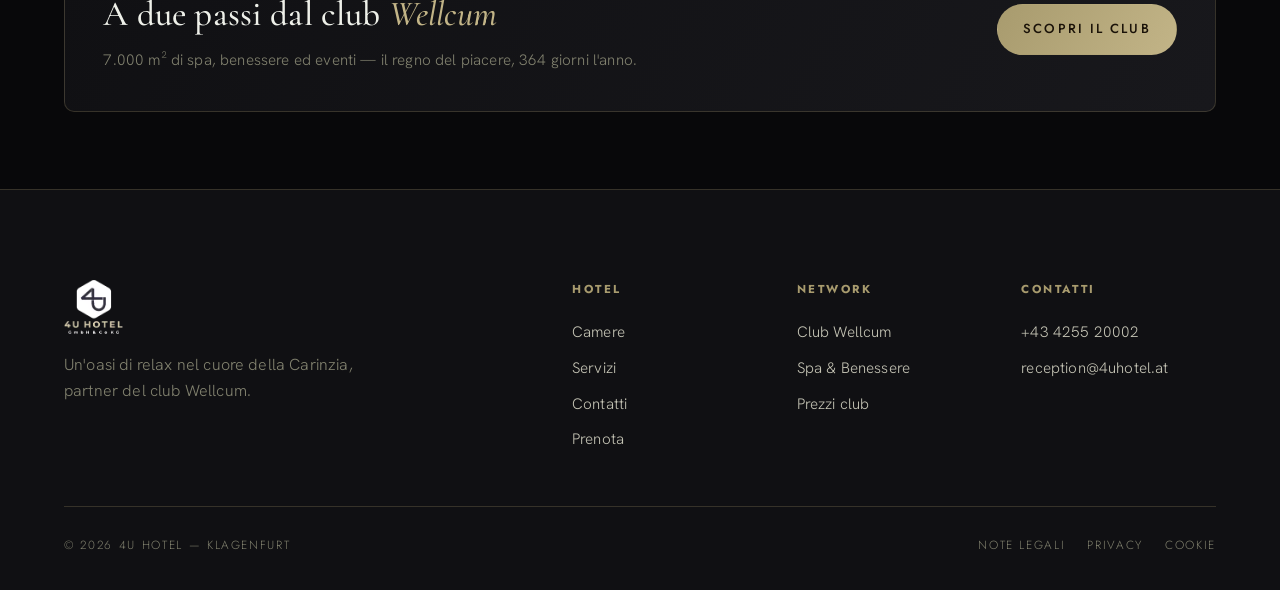
<file: hotel.html>
<!DOCTYPE html>
<html lang="it">
<head>
<meta charset="UTF-8" />
<meta name="viewport" content="width=device-width, initial-scale=1.0" />
<title>4U Hotel — Un'oasi di relax in Carinzia · Austria</title>
<meta name="description" content="4U Hotel nel cuore della Carinzia, a pochi minuti dal confine italiano e sloveno. 43 camere, colazione a buffet, ristorante, parcheggio 24h. Partner del club Wellcum." />
<link rel="icon" type="image/webp" href="assets/hotel/cropped-Logo-scroll-270x270.webp" />
<link rel="preconnect" href="https://fonts.googleapis.com" />
<link rel="preconnect" href="https://fonts.gstatic.com" crossorigin />
<link href="https://fonts.googleapis.com/css2?family=Cormorant+Garamond:ital,wght@0,400;0,500;0,600;0,700;1,400;1,500;1,600&family=Jost:wght@300;400;500;600&family=Hanken+Grotesk:wght@300;400;500;600&display=swap" rel="stylesheet" />
<link rel="stylesheet" href="css/styles.css" />
</head>
<body class="theme-hotel">

<div class="grain" aria-hidden="true"></div>
<div class="progress" id="progress" aria-hidden="true"></div>
<div class="cursor" aria-hidden="true"></div>
<div class="cursor-dot" aria-hidden="true"></div>

<!-- ░░ PRELOADER ░░ -->
<div class="preloader" id="preloader" aria-hidden="true">
  <div class="preloader__mark">4U</div>
  <div class="preloader__bar"><span></span></div>
</div>

<!-- ░░ NAV ░░ -->
<header class="nav" id="nav">
  <a href="#top" class="nav__logo" aria-label="4U Hotel — Home">
    <img src="assets/hotel/Logo-negativ.webp" alt="4U Hotel" />
  </a>
  <nav class="nav__links" id="navLinks">
    <a href="#benvenuti">Hotel</a>
    <a href="#camere">Camere</a>
    <a href="#servizi">Servizi</a>
    <a href="#contatti">Contatti</a>
    <a href="index.html">Club Wellcum</a>
  </nav>
  <div class="nav__right">
    <div class="nav__lang" aria-label="Lingua">
      <a class="is-active" href="hotel.html">IT</a><span>/</span><a href="en/hotel.html">EN</a><span>/</span><a href="de/hotel.html">DE</a>
    </div>
    <a href="https://4uhotel.at/buchen/" target="_blank" rel="noopener" class="btn btn--gold btn--sm" data-magnetic>Prenota</a>
    <button class="nav__burger" id="burger" aria-label="Menu" aria-expanded="false"><span></span><span></span></button>
  </div>
</header>

<main id="top">

  <!-- ░░ HERO (opening video kept) ░░ -->
  <section class="hero" id="hero">
    <video class="hero__video" id="heroVideo" autoplay muted loop playsinline preload="auto" poster="assets/hotel/DSC03410.webp">
      <source src="https://vstr.wellcum.at/prova.mp4" type="video/mp4" />
    </video>
    <div class="hero__veil" aria-hidden="true"></div>
    <div class="hero__content">
      <p class="eyebrow reveal" data-reveal>4U Hotel · Carinzia · Austria</p>
      <h1 class="hero__title">
        <span class="line" data-reveal><span>Un'oasi di <em>relax</em></span></span>
        <span class="line" data-reveal><span>in Carinzia</span></span>
      </h1>
      <p class="hero__sub reveal" data-reveal>Nel cuore della Carinzia, a pochi minuti dal confine italiano e sloveno. Ogni comfort, a un passo dal club Wellcum.</p>
      <div class="hero__cta reveal" data-reveal>
        <a href="https://4uhotel.at/buchen/" target="_blank" rel="noopener" class="btn btn--gold" data-magnetic>Prenota ora</a>
        <a href="#camere" class="btn btn--ghost" data-magnetic>Le camere</a>
      </div>
    </div>
    <div class="hero__stats" data-reveal>
      <div class="stat"><span class="stat__num" data-count="43" data-suffix="">0</span><span class="stat__label">camere</span></div>
      <div class="stat"><span class="stat__num" data-count="2" data-suffix="">0</span><span class="stat__label">colonnine EV</span></div>
      <div class="stat"><span class="stat__num" data-count="24" data-suffix="h">0</span><span class="stat__label">parcheggio</span></div>
      <div class="stat"><span class="stat__num" data-count="0" data-suffix="€">0</span><span class="stat__label">WiFi incluso</span></div>
    </div>
    <a class="hero__scroll" href="#benvenuti" aria-label="Scorri"><span></span>scroll</a>
  </section>

  <!-- ░░ BENVENUTI ░░ -->
  <section class="section" id="benvenuti">
    <div class="section__head">
      <p class="eyebrow" data-reveal>01 — Benvenuti</p>
      <h2 class="section__title" data-reveal>Il meglio che si possa <em>desiderare</em> in Carinzia</h2>
    </div>
    <div class="club__grid">
      <div class="club__lead" data-reveal>
        <p>Benvenuti al 4U Hotel, nel cuore della Carinzia, a pochi minuti dal confine italiano e sloveno. Ogni comfort, a due passi dal club Wellcum.</p>
      </div>
      <figure class="club__media" data-reveal data-parallax>
        <img src="assets/hotel/DSC03384.webp" alt="Interni del 4U Hotel" loading="lazy" />
        <figcaption>Klagenfurt · Carinzia</figcaption>
      </figure>
    </div>
  </section>

  <!-- ░░ GALLERIA (foto & video scorrevoli) ░░ -->
  <section class="section gallery" id="galleria">
    <div class="section__head">
      <p class="eyebrow" data-reveal>✦ — Galleria</p>
      <h2 class="section__title" data-reveal>Uno sguardo al <em>4U Hotel</em></h2>
    </div>
    <div class="mediarail" data-reveal>
      <div class="mediarail__track">
        <figure class="mediatile"><img src="assets/hotel/DSC03410.webp" alt="Camera del 4U Hotel" loading="lazy" /><figcaption class="mediatile__tag">Camere</figcaption></figure>
        <figure class="mediatile"><video src="https://vstr.wellcum.at/prova.mp4" autoplay muted loop playsinline preload="metadata"></video><figcaption class="mediatile__tag">4U Hotel</figcaption></figure>
        <figure class="mediatile"><img src="assets/hotel/DSC03384.webp" alt="Interni" loading="lazy" /><figcaption class="mediatile__tag">Interni</figcaption></figure>
        <figure class="mediatile"><img src="assets/hotel/DSC03385.webp" alt="Dettagli" loading="lazy" /><figcaption class="mediatile__tag">Dettagli</figcaption></figure>
        <figure class="mediatile"><img src="assets/hotel/DSC03403.webp" alt="Comfort" loading="lazy" /><figcaption class="mediatile__tag">Comfort</figcaption></figure>
        <figure class="mediatile"><img src="assets/hotel/DSC05855.webp" alt="Suite" loading="lazy" /><figcaption class="mediatile__tag">Suite</figcaption></figure>
        <!-- duplicato per loop continuo -->
        <figure class="mediatile" aria-hidden="true"><img src="assets/hotel/DSC03410.webp" alt="" loading="lazy" /><figcaption class="mediatile__tag">Camere</figcaption></figure>
        <figure class="mediatile" aria-hidden="true"><video src="https://vstr.wellcum.at/prova.mp4" autoplay muted loop playsinline preload="metadata"></video><figcaption class="mediatile__tag">4U Hotel</figcaption></figure>
        <figure class="mediatile" aria-hidden="true"><img src="assets/hotel/DSC03384.webp" alt="" loading="lazy" /><figcaption class="mediatile__tag">Interni</figcaption></figure>
        <figure class="mediatile" aria-hidden="true"><img src="assets/hotel/DSC03385.webp" alt="" loading="lazy" /><figcaption class="mediatile__tag">Dettagli</figcaption></figure>
        <figure class="mediatile" aria-hidden="true"><img src="assets/hotel/DSC03403.webp" alt="" loading="lazy" /><figcaption class="mediatile__tag">Comfort</figcaption></figure>
        <figure class="mediatile" aria-hidden="true"><img src="assets/hotel/DSC05855.webp" alt="" loading="lazy" /><figcaption class="mediatile__tag">Suite</figcaption></figure>
      </div>
    </div>
  </section>

  <!-- ░░ CAMERE ░░ -->
  <section class="section" id="camere">
    <div class="section__head">
      <p class="eyebrow" data-reveal>02 — Le camere</p>
      <h2 class="section__title" data-reveal>43 stanze pensate per il tuo <em>riposo</em></h2>
    </div>
    <div class="rooms">
      <article class="room" data-reveal>
        <img class="room__img" src="assets/hotel/DSC03410.webp" alt="Appartamento" loading="lazy" />
        <div class="room__body">
          <h3>Appartamenti</h3>
          <p>Spazi ampi e indipendenti, ideali per soggiorni prolungati e per chi cerca la massima autonomia.</p>
          <a href="https://4uhotel.at/buchen/" target="_blank" rel="noopener" class="link-arrow">Prenota ora</a>
        </div>
      </article>
      <article class="room" data-reveal>
        <img class="room__img" src="assets/hotel/DSC03403.webp" alt="Doppia uso singola" loading="lazy" />
        <div class="room__body">
          <h3>Doppia uso singola</h3>
          <p>Una camera doppia tutta per te: comfort generoso e privacy, perfetta per il viaggiatore singolo.</p>
          <a href="https://4uhotel.at/buchen/" target="_blank" rel="noopener" class="link-arrow">Prenota ora</a>
        </div>
      </article>
      <article class="room" data-reveal>
        <img class="room__img" src="assets/hotel/DSC05855.webp" alt="Camera doppia" loading="lazy" />
        <div class="room__body">
          <h3>Camera doppia</h3>
          <p>Eleganza e comfort per due, con tutti i servizi inclusi per un soggiorno senza pensieri.</p>
          <a href="https://4uhotel.at/buchen/" target="_blank" rel="noopener" class="link-arrow">Prenota ora</a>
        </div>
      </article>
    </div>
  </section>

  <!-- ░░ SERVIZI ░░ -->
  <section class="section" id="servizi">
    <div class="section__head">
      <p class="eyebrow" data-reveal>03 — Servizi</p>
      <h2 class="section__title" data-reveal>Tutto incluso, per il tuo <em>comfort</em></h2>
    </div>
    <div class="amen" data-reveal>
      <div class="amen__item">
        <svg class="amen__ico" viewBox="0 0 24 24" fill="none" stroke="currentColor" stroke-width="1.4" stroke-linecap="round" stroke-linejoin="round"><path d="M4 8h13v5a4 4 0 0 1-4 4H8a4 4 0 0 1-4-4V8Z"/><path d="M17 9h2a2 2 0 0 1 0 4h-2"/><path d="M7 3v2M11 3v2"/></svg>
        <h4>Colazione a buffet</h4>
        <p>Tutti i giorni dalle 7:30 alle 10:00, dolce e salato.</p>
      </div>
      <div class="amen__item">
        <svg class="amen__ico" viewBox="0 0 24 24" fill="none" stroke="currentColor" stroke-width="1.4" stroke-linecap="round" stroke-linejoin="round"><rect x="3" y="3" width="18" height="18" rx="3"/><path d="M9 17V8h3.5a2.5 2.5 0 0 1 0 5H9"/></svg>
        <h4>Parcheggio 24h</h4>
        <p>Posti sufficienti per tutti, con 2 colonnine di ricarica elettrica.</p>
      </div>
      <div class="amen__item">
        <svg class="amen__ico" viewBox="0 0 24 24" fill="none" stroke="currentColor" stroke-width="1.4" stroke-linecap="round" stroke-linejoin="round"><path d="M5 3v8a2 2 0 0 0 4 0V3M7 11v10"/><path d="M16 3c-1.5 0-2.5 1.5-2.5 4.5S14.5 12 16 12v9"/></svg>
        <h4>Ristorante</h4>
        <p>Ristorante a buffet con un'ampia varietà di piatti.</p>
      </div>
      <div class="amen__item">
        <svg class="amen__ico" viewBox="0 0 24 24" fill="none" stroke="currentColor" stroke-width="1.4" stroke-linecap="round" stroke-linejoin="round"><path d="M2 8.5a15 15 0 0 1 20 0M5 12a10 10 0 0 1 14 0M8.5 15.5a5 5 0 0 1 7 0"/><circle cx="12" cy="19" r="1"/></svg>
        <h4>WiFi gratuito</h4>
        <p>Internet veloce in tutta la struttura, incluso nel prezzo.</p>
      </div>
    </div>
  </section>

  <!-- ░░ PRENOTA ░░ -->
  <section class="booking" id="prenota">
    <div class="booking__bg" style="background-image:url('assets/hotel/DSC03410.webp')" aria-hidden="true"></div>
    <div class="booking__inner" data-reveal>
      <p class="eyebrow" style="justify-content:center" data-reveal>04 — Prenota</p>
      <h2>Prenota il tuo soggiorno</h2>
      <p>Verifica disponibilità e tariffe in tempo reale e assicurati la tua camera al 4U Hotel.</p>
      <a href="https://4uhotel.at/buchen/" target="_blank" rel="noopener" class="btn btn--gold" data-magnetic>Vai alla prenotazione</a>
    </div>
  </section>

  <!-- ░░ CONTATTI ░░ -->
  <section class="section contatti" id="contatti">
    <div class="section__head">
      <p class="eyebrow" data-reveal>05 — Contatti &amp; Come arrivare</p>
      <h2 class="section__title" data-reveal>Ti aspettiamo in <em>Carinzia</em></h2>
    </div>
    <div class="contatti__grid">
      <div class="contatti__info" data-reveal>
        <div class="cinfo"><span class="cinfo__k">Indirizzo</span><span class="cinfo__v">Kurandtplatz 1<br />9020 Klagenfurt · Carinzia, Austria</span></div>
        <div class="cinfo"><span class="cinfo__k">Telefono</span><span class="cinfo__v"><a href="tel:+43425520002">+43 4255 20002</a></span></div>
        <div class="cinfo"><span class="cinfo__k">Email</span><span class="cinfo__v"><a href="mailto:reception@4uhotel.at">reception@4uhotel.at</a></span></div>
        <div class="cinfo"><span class="cinfo__k">Colazione</span><span class="cinfo__v">Tutti i giorni · 7:30 – 10:00</span></div>
        <div class="cinfo"><span class="cinfo__k">Prenotazioni</span><span class="cinfo__v"><a href="https://4uhotel.at/buchen/" target="_blank" rel="noopener">4uhotel.at/buchen</a></span></div>
      </div>
      <div class="contatti__map" data-reveal>
        <iframe title="Mappa 4U Hotel" src="https://www.google.com/maps?q=Klagenfurt,%20K%C3%A4rnten,%20Austria&output=embed" loading="lazy" referrerpolicy="no-referrer-when-downgrade"></iframe>
      </div>
    </div>
  </section>

  <!-- ░░ BRIDGE → CLUB ░░ -->
  <section class="bridge" aria-label="Club Wellcum" style="padding-bottom:clamp(40px,6vw,80px);">
    <div class="bridge__inner" data-reveal>
      <div class="bridge__txt">
        <h3>A due passi dal club <em>Wellcum</em></h3>
        <p>7.000 m² di spa, benessere ed eventi — il regno del piacere, 364 giorni l'anno.</p>
      </div>
      <a href="index.html" class="btn btn--gold" data-magnetic>Scopri il club</a>
    </div>
  </section>

</main>

<!-- ░░ FOOTER ░░ -->
<footer class="footer">
  <div class="footer__top">
    <div class="footer__brand">
      <img src="assets/hotel/Logo-negativ.webp" alt="4U Hotel" />
      <p>Un'oasi di relax nel cuore della Carinzia, partner del club Wellcum.</p>
    </div>
    <div class="footer__cols">
      <div>
        <h5>Hotel</h5>
        <a href="#camere">Camere</a><a href="#servizi">Servizi</a><a href="#contatti">Contatti</a><a href="https://4uhotel.at/buchen/" target="_blank" rel="noopener">Prenota</a>
      </div>
      <div>
        <h5>Network</h5>
        <a href="index.html">Club Wellcum</a><a href="index.html#spa">Spa &amp; Benessere</a><a href="index.html#prezzi">Prezzi club</a>
      </div>
      <div>
        <h5>Contatti</h5>
        <a href="tel:+43425520002">+43 4255 20002</a><a href="mailto:reception@4uhotel.at">reception@4uhotel.at</a>
      </div>
    </div>
  </div>
  <div class="footer__bottom">
    <span>© <span id="year">2026</span> 4U HOTEL — KLAGENFURT</span>
    <div class="footer__legal"><a href="#">Note legali</a><a href="#">Privacy</a><a href="#">Cookie</a></div>
  </div>
</footer>

<script src="js/main.js"></script>
</body>
</html>
</file>
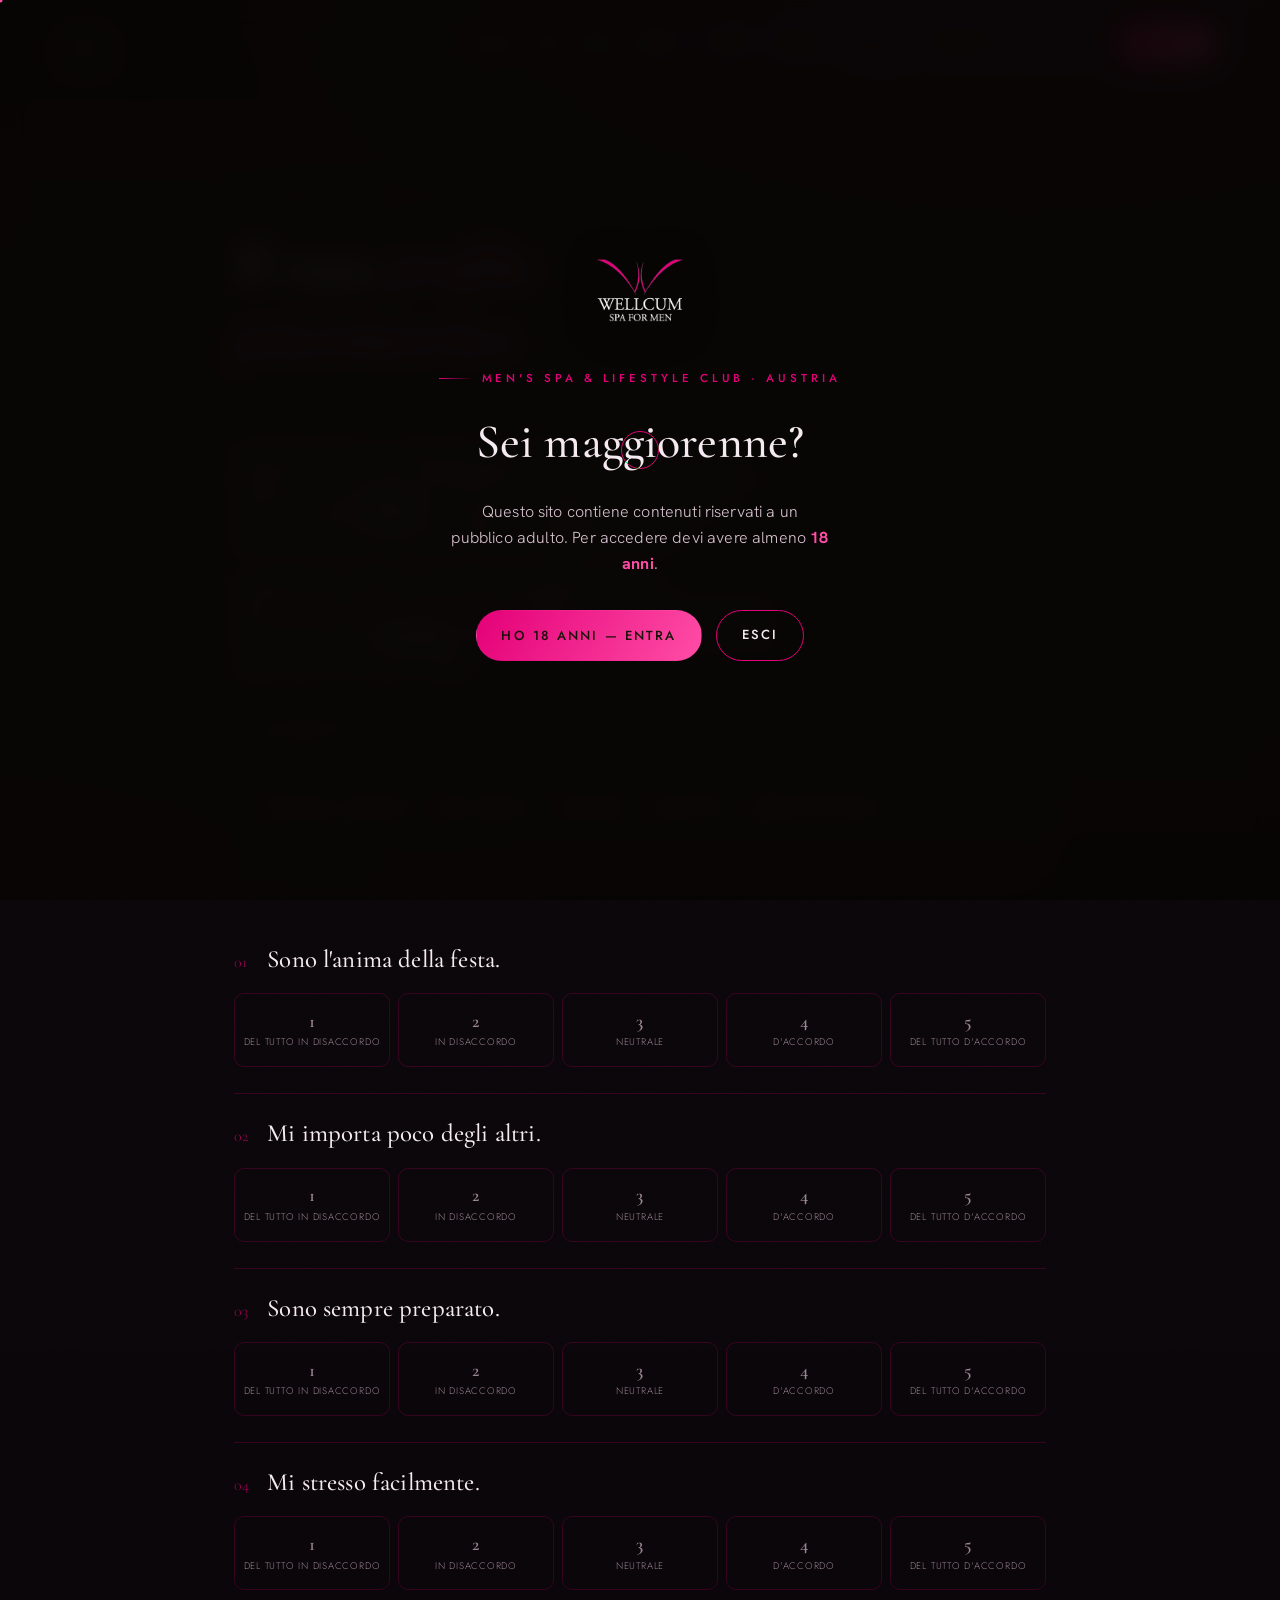
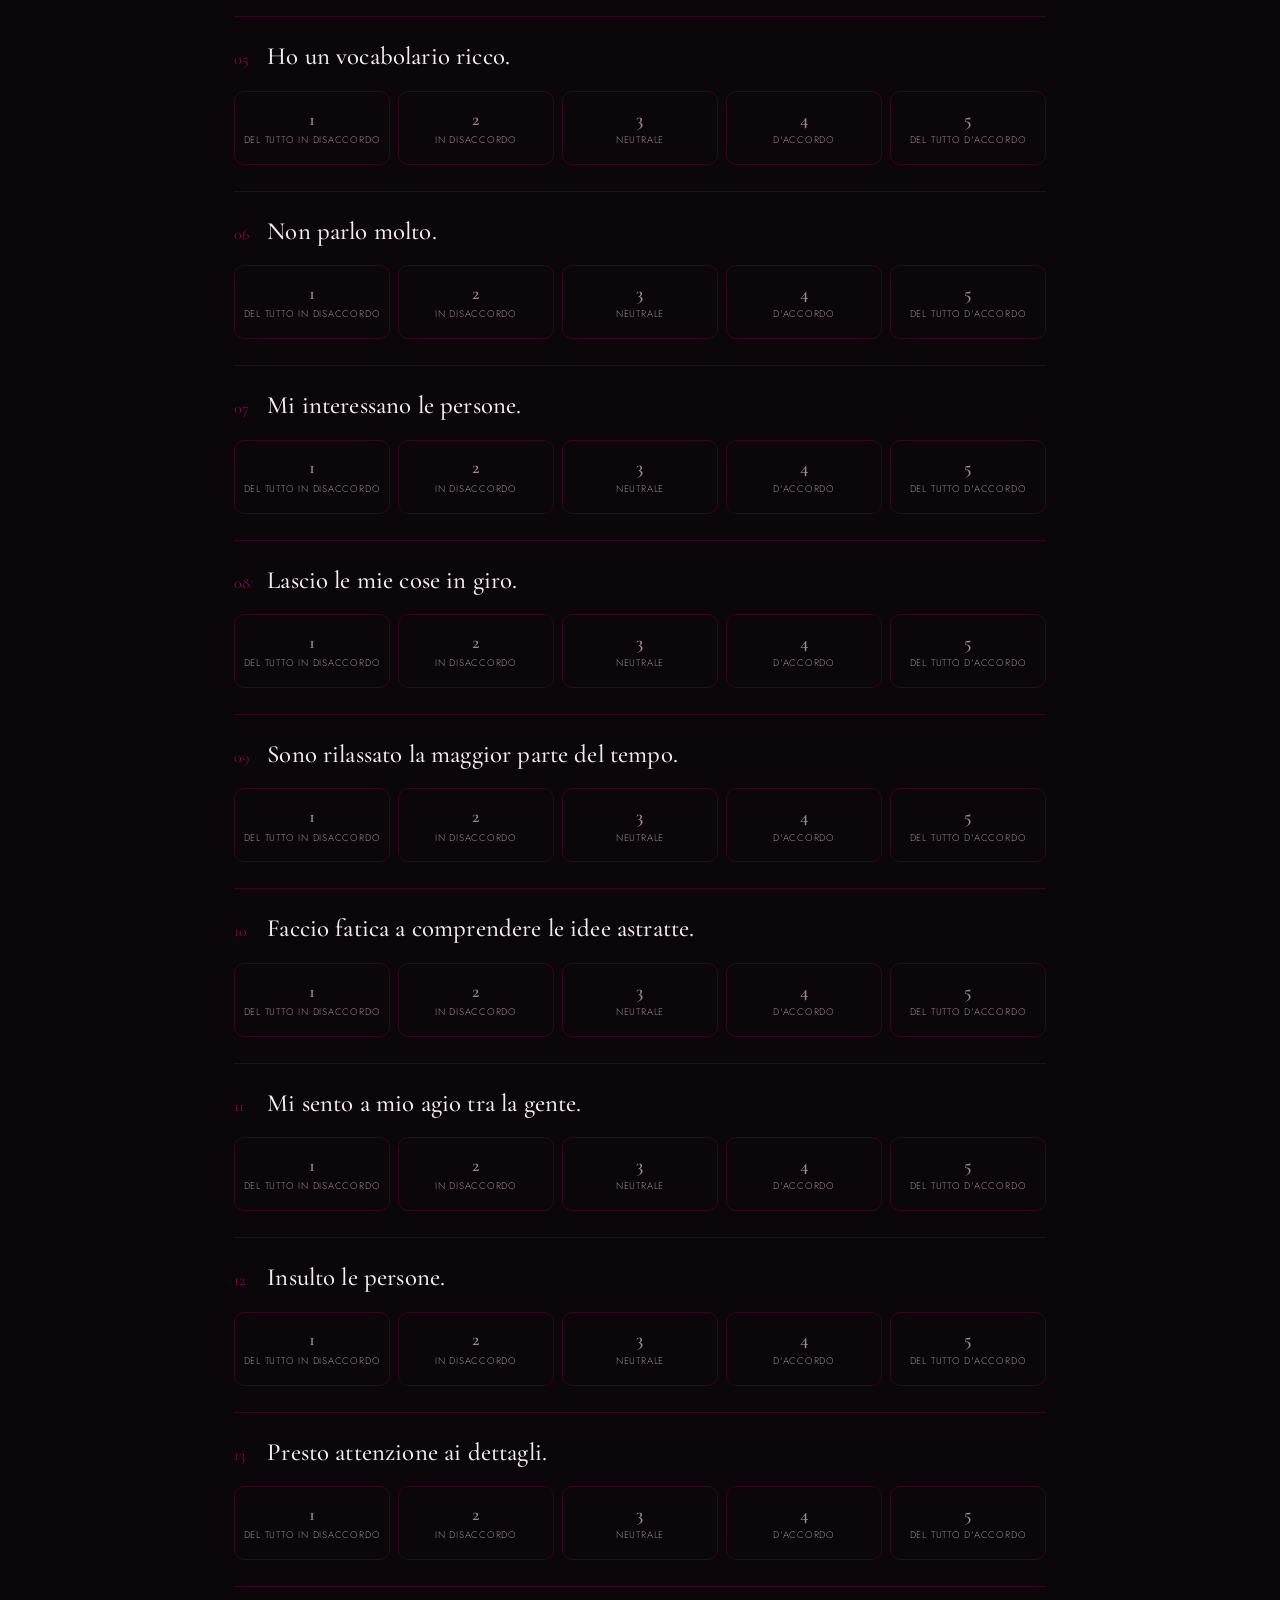
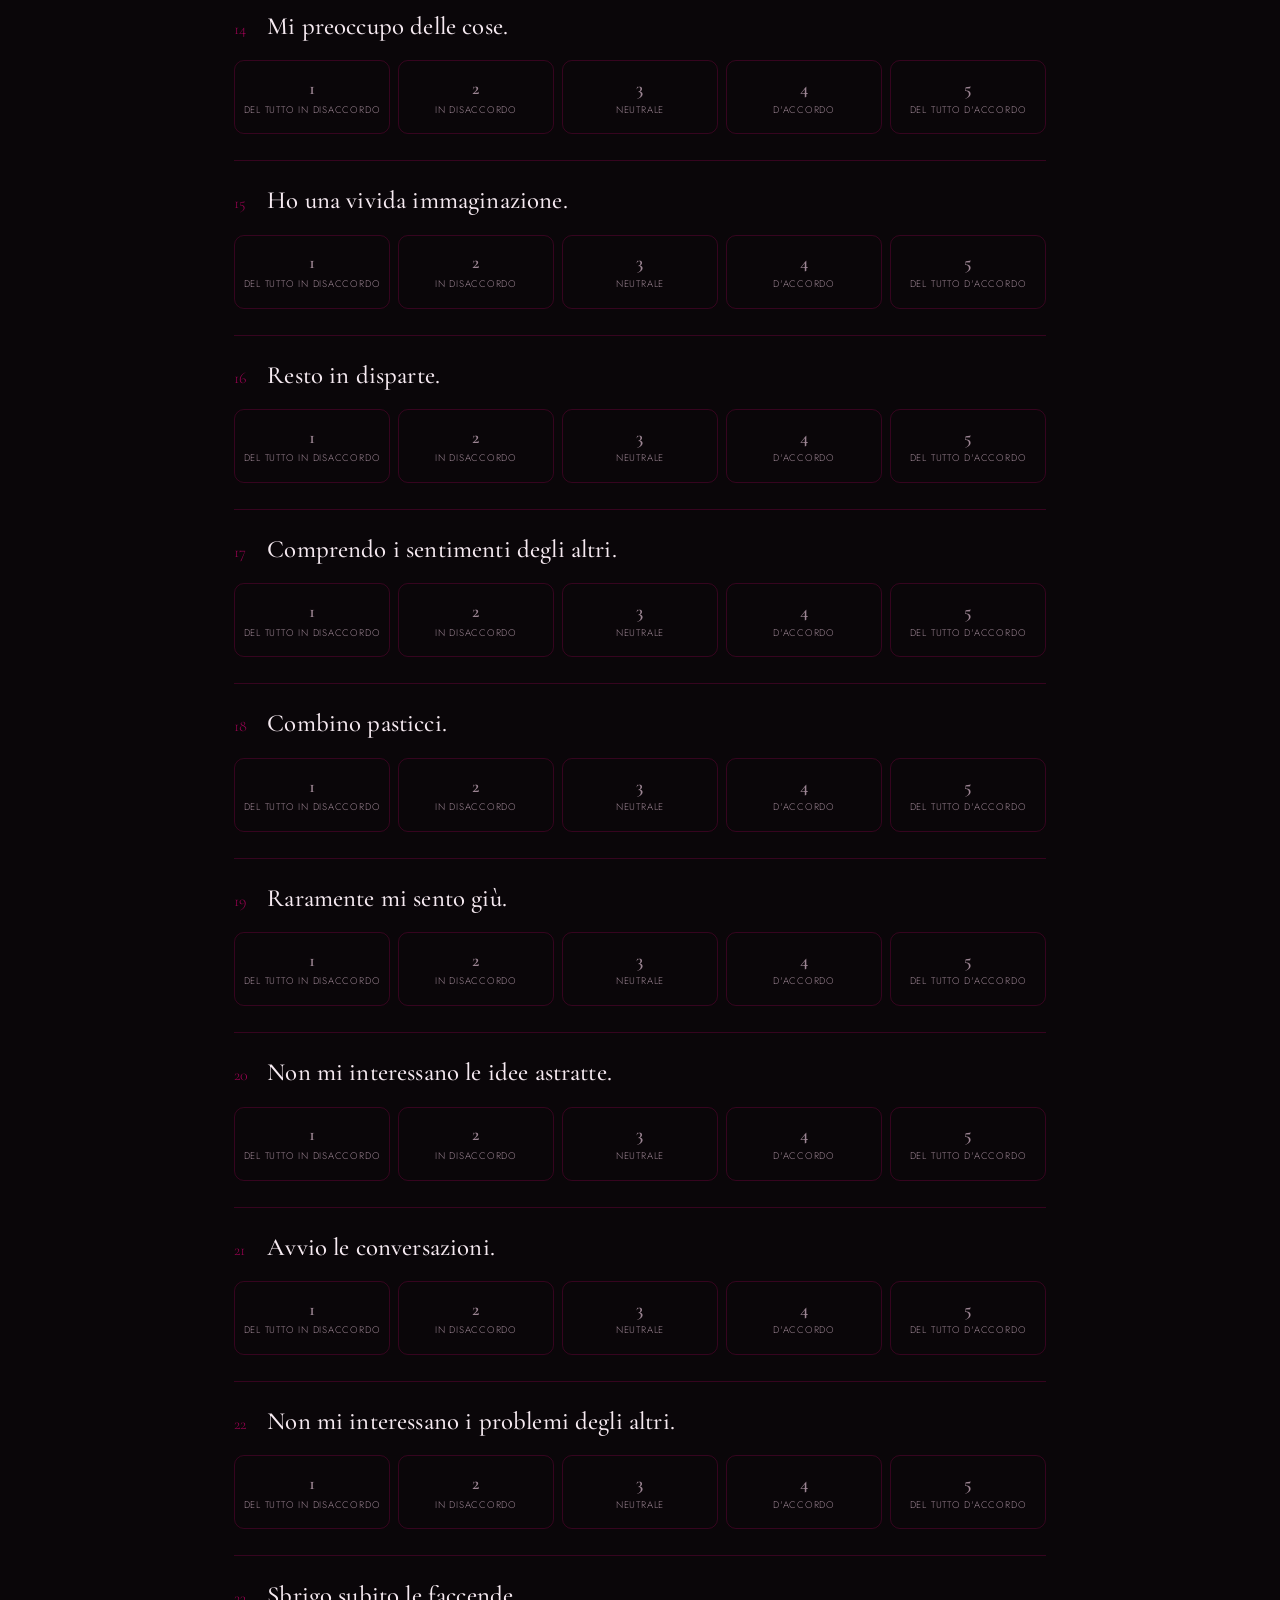
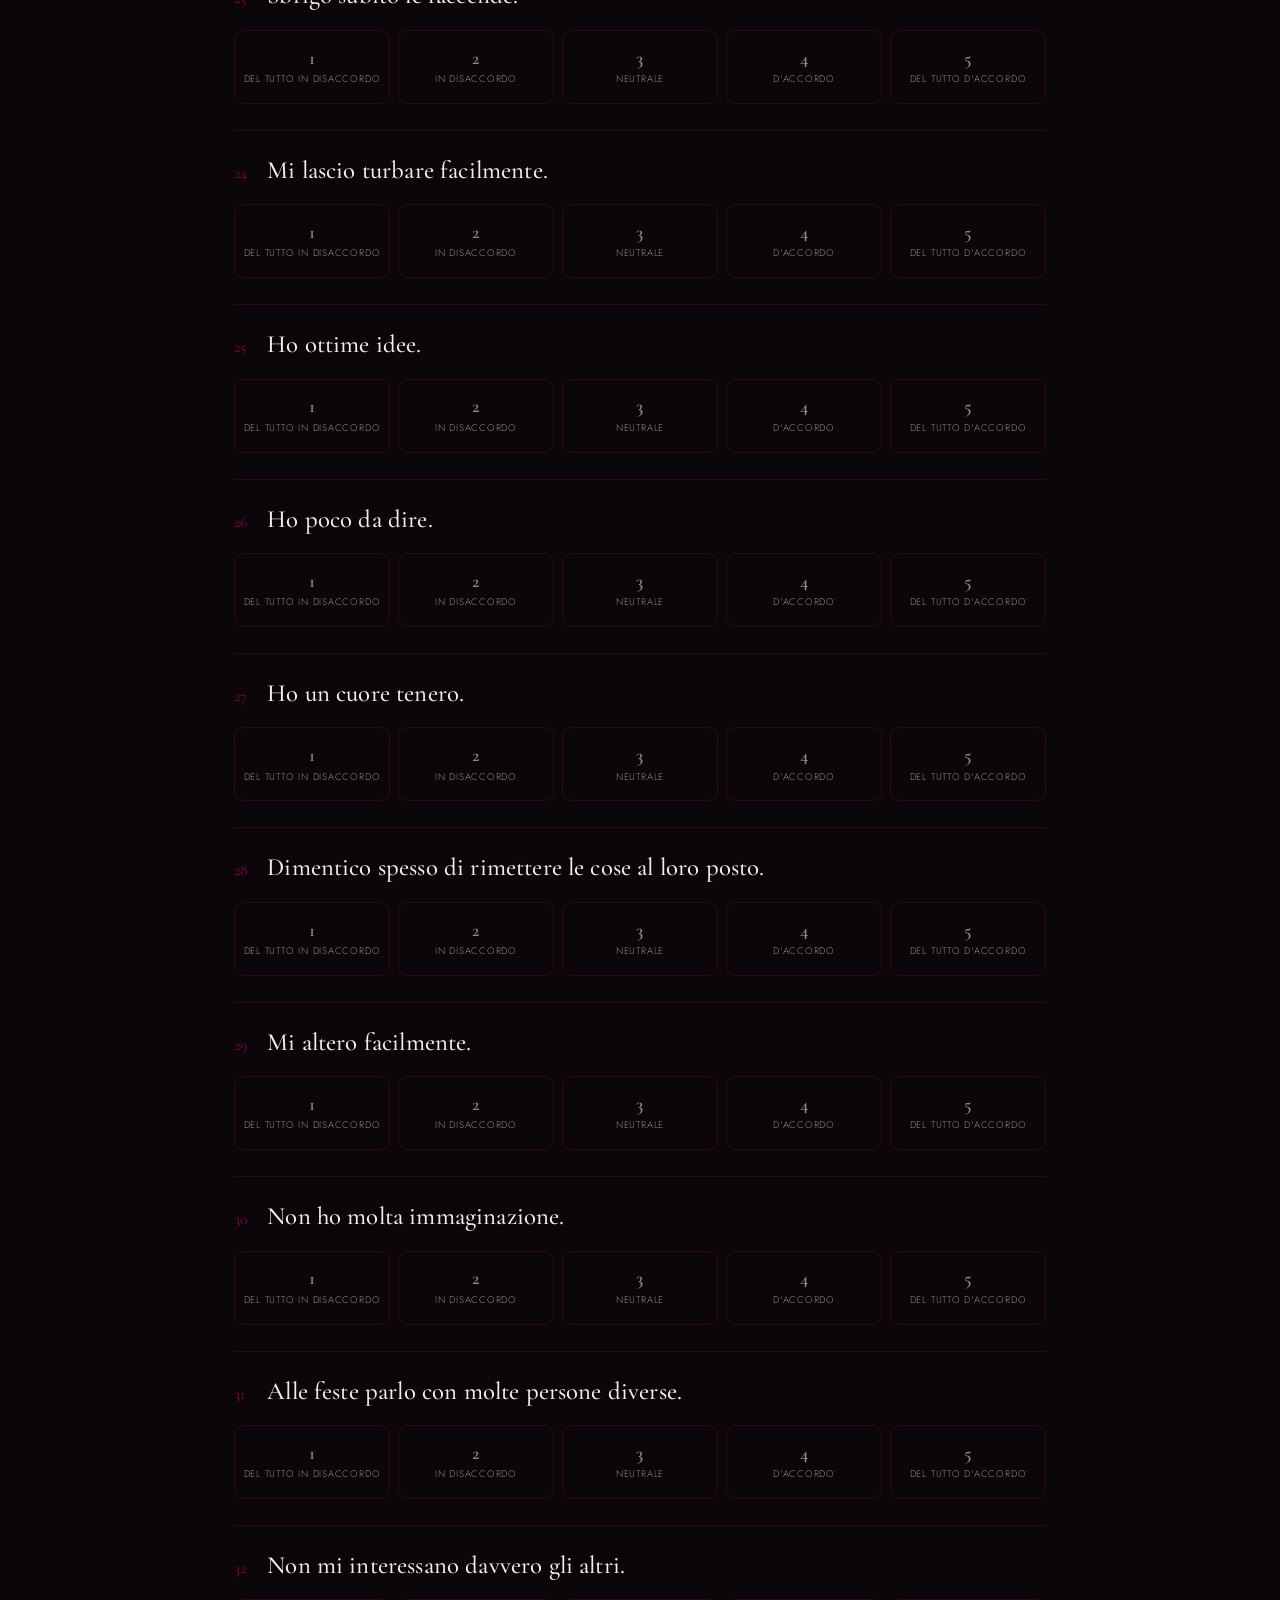
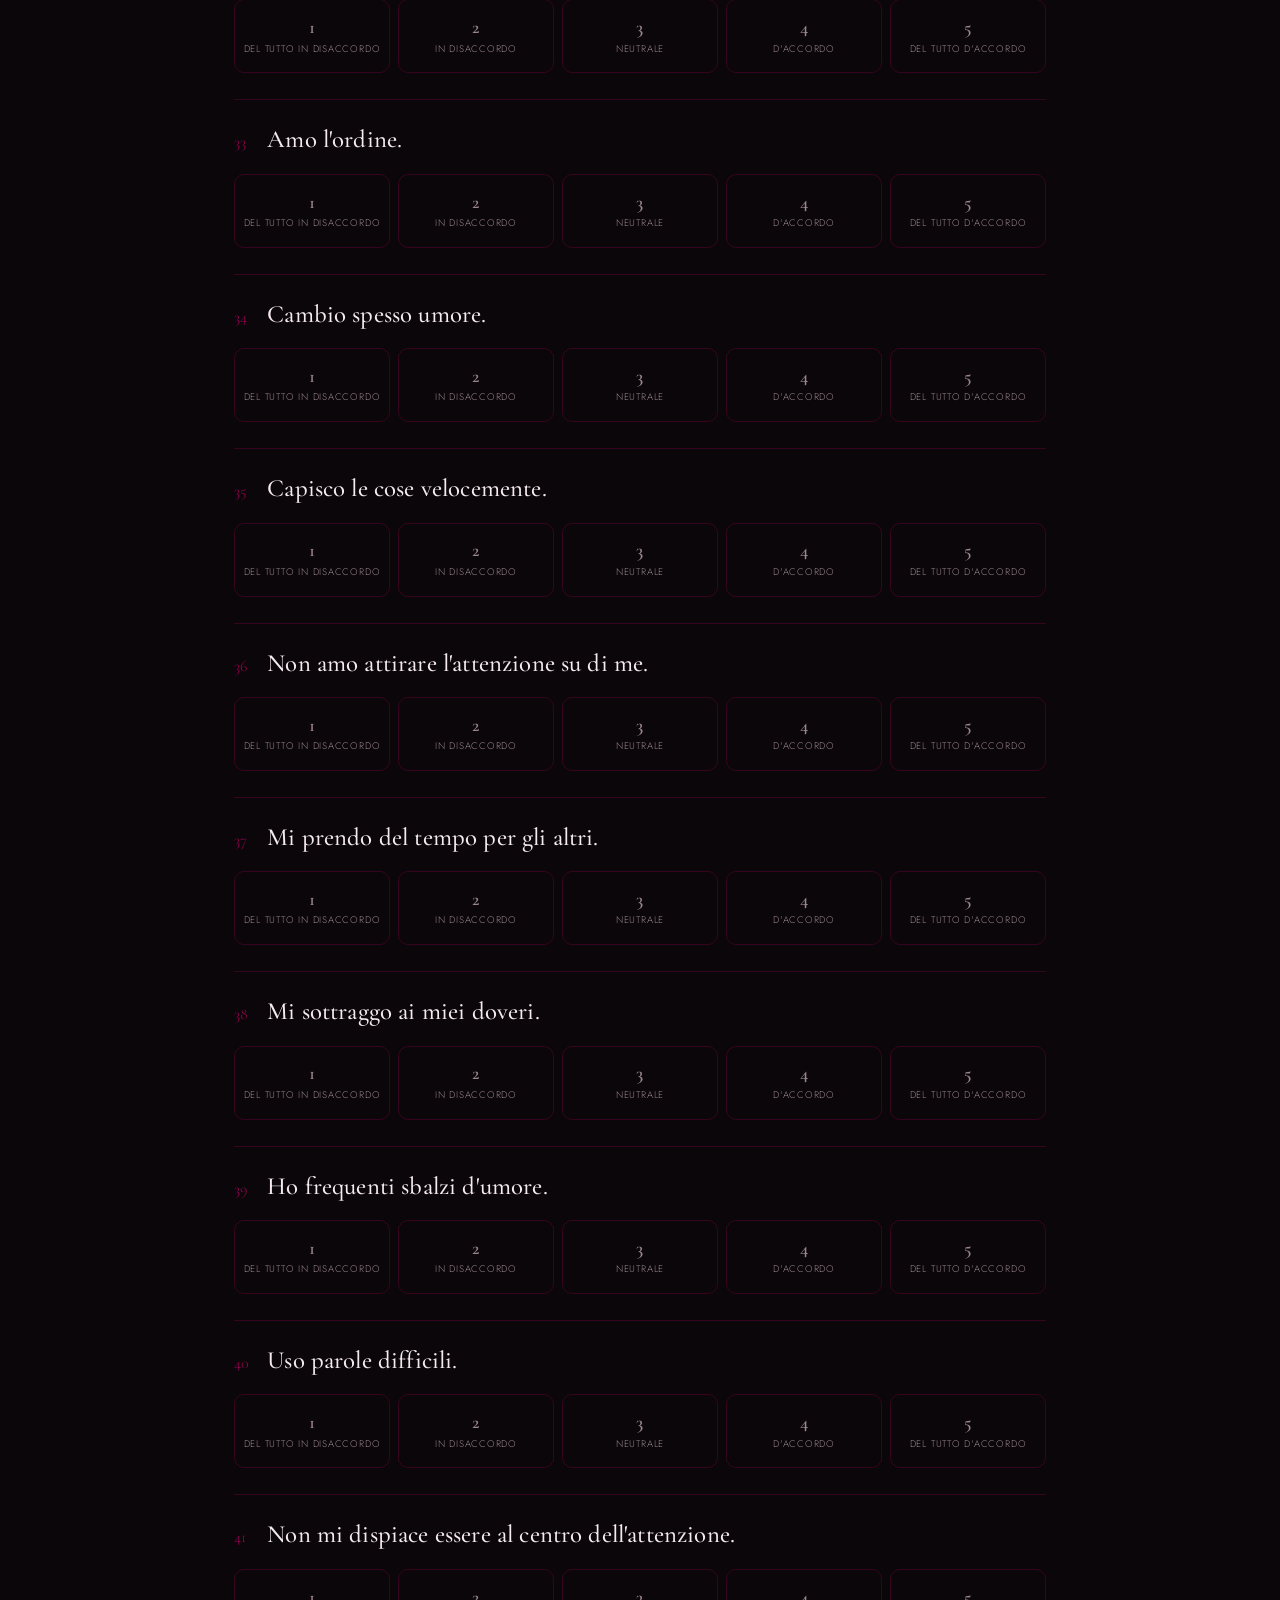
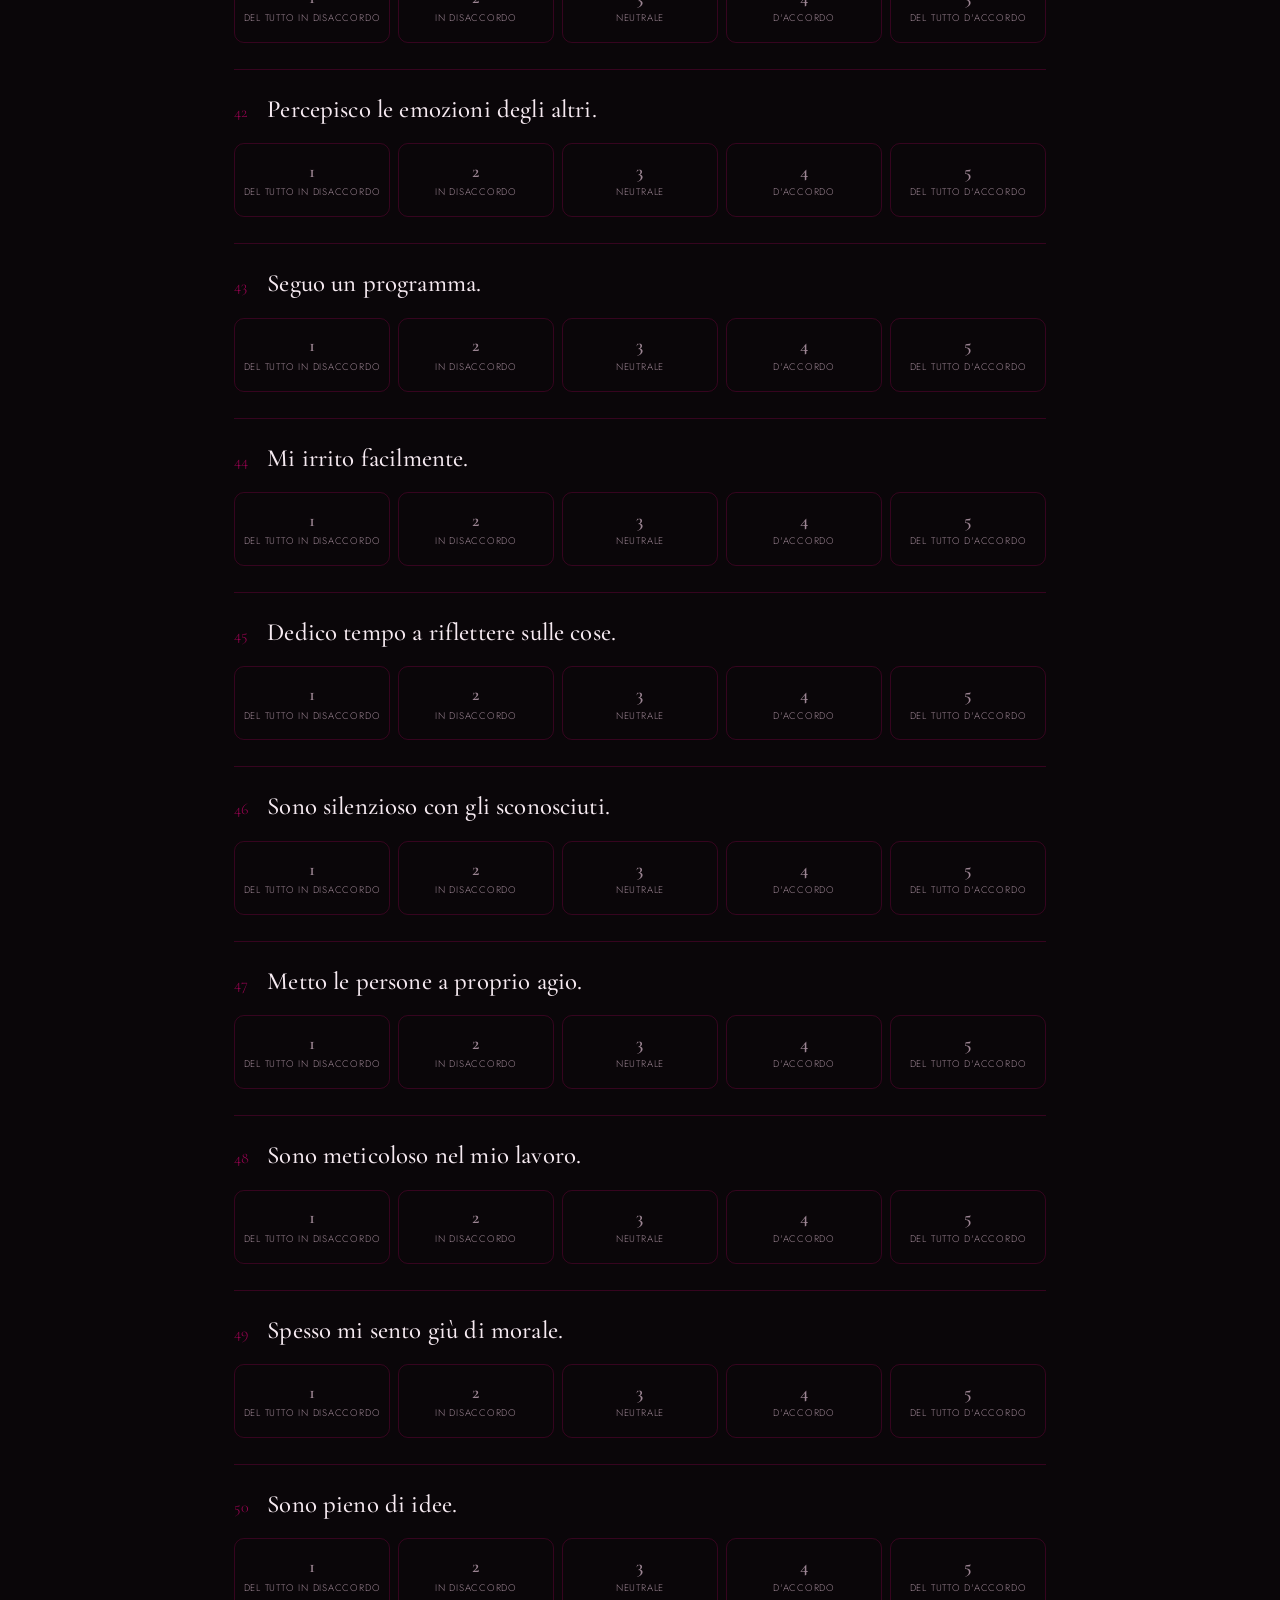
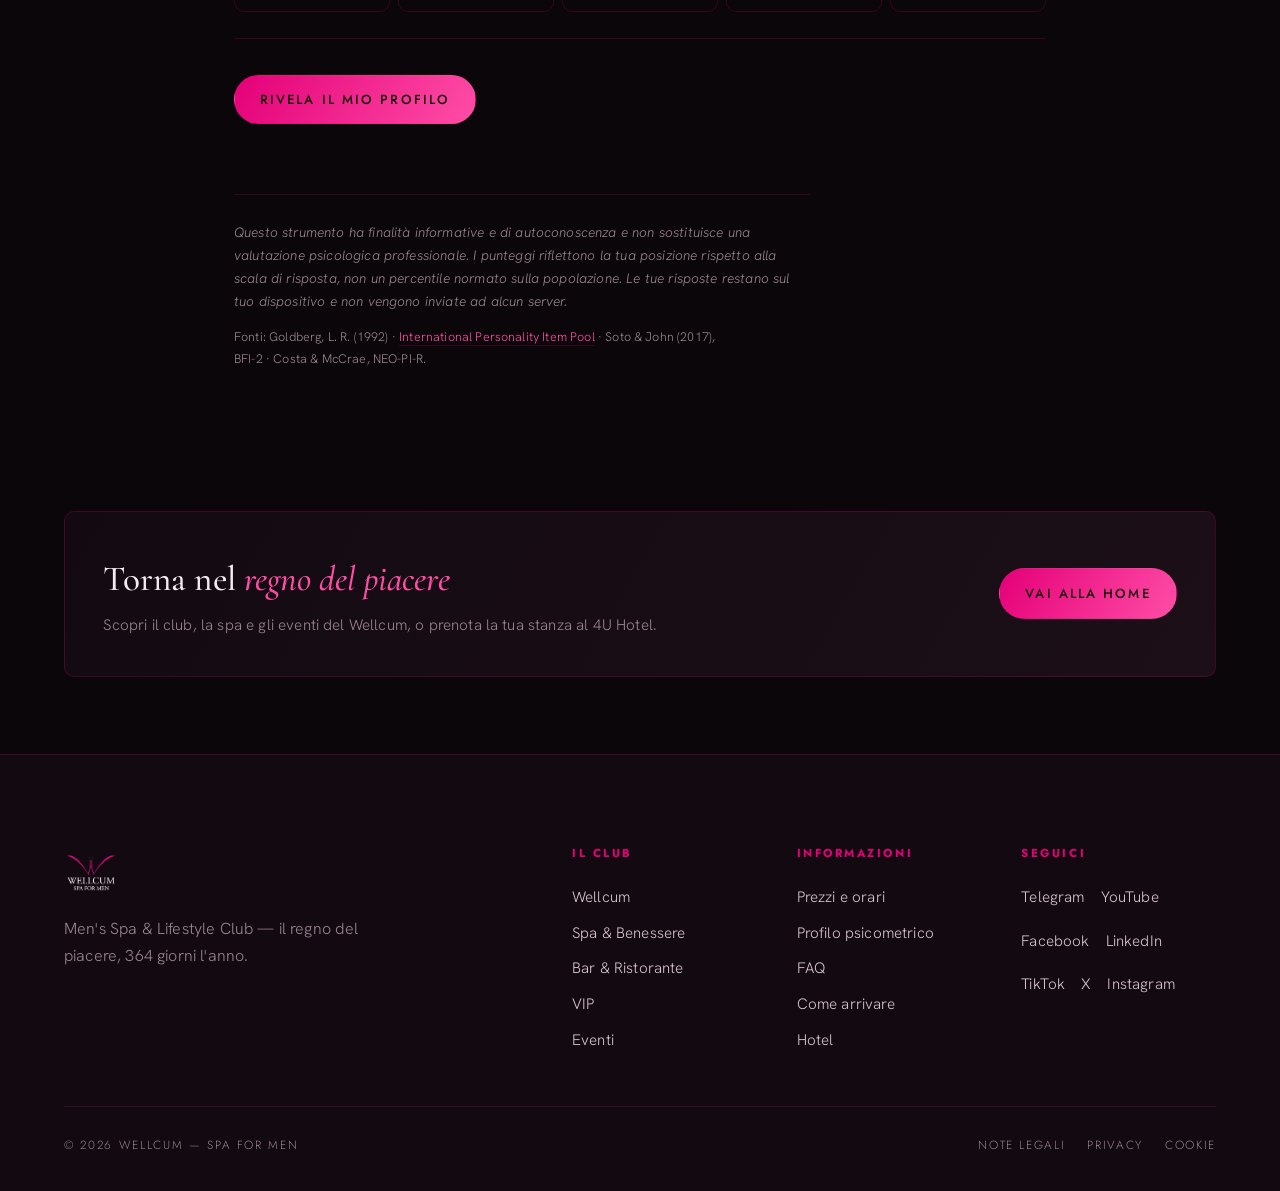
<file: profilo.html>
<!DOCTYPE html>
<html lang="it">
<head>
<meta charset="UTF-8" />
<meta name="viewport" content="width=device-width, initial-scale=1.0" />
<title>Profilo psicometrico Big Five · OCEAN — Wellcum</title>
<meta name="description" content="Stabilisci il tuo profilo psicometrico Big Five / OCEAN con un test di 50 affermazioni basato sui marcatori di pubblico dominio IPIP (stesso impianto di IPIP-NEO e BFI-2). Anonimo, gratuito, solo nel tuo browser." />
<link rel="icon" type="image/png" href="assets/LogoWebpage-1.png" />
<link rel="preconnect" href="https://fonts.googleapis.com" />
<link rel="preconnect" href="https://fonts.gstatic.com" crossorigin />
<link href="https://fonts.googleapis.com/css2?family=Cormorant+Garamond:ital,wght@0,400;0,500;0,600;0,700;1,400;1,500;1,600&family=Jost:wght@300;400;500;600&family=Hanken+Grotesk:wght@300;400;500;600&display=swap" rel="stylesheet" />
<link rel="stylesheet" href="css/styles.css" />
</head>
<body>

<!-- ░░ FILM GRAIN OVERLAY ░░ -->
<div class="grain" aria-hidden="true"></div>

<!-- ░░ SCROLL PROGRESS ░░ -->
<div class="progress" id="progress" aria-hidden="true"></div>

<!-- ░░ CUSTOM CURSOR ░░ -->
<div class="cursor" aria-hidden="true"></div>
<div class="cursor-dot" aria-hidden="true"></div>

<!-- ░░ AGE GATE ░░ -->
<div class="agegate" id="agegate" role="dialog" aria-modal="true" aria-labelledby="age-title">
  <div class="agegate__inner">
    <img src="assets/LogoWebpage-1.png" alt="Wellcum" class="agegate__logo" />
    <p class="eyebrow">Men's Spa &amp; Lifestyle Club · Austria</p>
    <h2 id="age-title" class="agegate__title">Sei maggiorenne?</h2>
    <p class="agegate__text">Questo sito contiene contenuti riservati a un pubblico adulto. Per accedere devi avere almeno <strong>18 anni</strong>.</p>
    <div class="agegate__actions">
      <button class="btn btn--gold" id="age-yes" data-magnetic>Ho 18 anni — Entra</button>
      <a class="btn btn--ghost" href="https://www.google.com" id="age-no">Esci</a>
    </div>
  </div>
</div>

<!-- ░░ PRELOADER ░░ -->
<div class="preloader" id="preloader" aria-hidden="true">
  <div class="preloader__mark">W</div>
  <div class="preloader__bar"><span></span></div>
</div>

<!-- ░░ NAV ░░ -->
<header class="nav" id="nav">
  <a href="index.html#top" class="nav__logo" aria-label="Wellcum — Home">
    <img src="assets/LogoWebpage-1.png" alt="Wellcum" />
  </a>
  <nav class="nav__links" id="navLinks">
    <a href="index.html#club">Il Club</a>
    <a href="index.html#spa">Spa</a>
    <a href="index.html#bar">Bar</a>
    <a href="index.html#eventi">Eventi</a>
    <a href="hotel.html">Hotel</a>
    <a href="index.html#prezzi">Prezzi</a>
    <a href="profilo.html" aria-current="page">Profilo</a>
    <a href="index.html#contatti">Contatti</a>
  </nav>
  <div class="nav__right">
    <div class="nav__lang" aria-label="Lingua">
      <a class="is-active" href="profilo.html">IT</a><span>/</span><a href="en/profile.html">EN</a><span>/</span><a href="de/profil.html">DE</a>
    </div>
    <a href="hotel.html#prenota" class="btn btn--gold btn--sm" data-magnetic>Prenota</a>
    <button class="nav__burger" id="burger" aria-label="Menu" aria-expanded="false"><span></span><span></span></button>
  </div>
</header>

<main id="top">

  <!-- ░░ ASSESSMENT ░░ -->
  <section class="section assess" id="assessment" style="padding-top:clamp(120px,16vw,180px);">
    <div class="section__head">
      <p class="eyebrow" data-reveal>Big Five · OCEAN</p>
      <h2 class="section__title" data-reveal>Il tuo <em>profilo psicometrico</em></h2>
    </div>

    <div class="assess__intro" data-reveal>
      <p>Cinque dimensioni racchiudono gran parte di ciò che ci rende unici. Rispondi con sincerità a 50 affermazioni e scopri dove ti collochi sui tratti del modello <strong>Big Five</strong> — apertura mentale, coscienziosità, estroversione, amicalità e neuroticismo (stabilità emotiva).</p>
      <p>Il questionario si basa sui marcatori di pubblico dominio dell'<em>International Personality Item Pool</em> (IPIP), lo stesso impianto teorico di strumenti come l'<strong>IPIP-NEO</strong> e il <strong>BFI-2</strong>. Non è una diagnosi clinica: è uno specchio per conoscerti meglio.</p>
      <div class="assess__meta">
        <span>50 affermazioni</span>
        <span>~7 minuti</span>
        <span>5 tratti · OCEAN</span>
        <span>100% anonimo</span>
      </div>
    </div>

    <div id="scaleLegend"></div>

    <form id="quizForm" novalidate>
      <div class="qprogress" id="qprogress">
        <span class="qprogress__num" id="qprogressNum">0 / 50</span>
        <div class="qprogress__track"><div class="qprogress__fill" id="qprogressFill"></div></div>
      </div>
      <div id="quiz"></div>
      <div id="quizControls" class="assess__actions"></div>
    </form>

    <div id="results" class="results"></div>

    <p class="assess__note" data-reveal>Questo strumento ha finalità informative e di autoconoscenza e non sostituisce una valutazione psicologica professionale. I punteggi riflettono la tua posizione rispetto alla scala di risposta, non un percentile normato sulla popolazione. Le tue risposte restano sul tuo dispositivo e non vengono inviate ad alcun server.</p>
    <p class="assess__refs" data-reveal>Fonti: Goldberg, L. R. (1992) · <a href="https://ipip.ori.org/" target="_blank" rel="noopener">International Personality Item Pool</a> · Soto &amp; John (2017), BFI-2 · Costa &amp; McCrae, NEO-PI-R.</p>
  </section>

  <!-- ░░ BRIDGE → HOME ░░ -->
  <section class="bridge" aria-label="Wellcum" style="padding-bottom:clamp(40px,6vw,80px);">
    <div class="bridge__inner" data-reveal>
      <div class="bridge__txt">
        <h3>Torna nel <em>regno del piacere</em></h3>
        <p>Scopri il club, la spa e gli eventi del Wellcum, o prenota la tua stanza al 4U Hotel.</p>
      </div>
      <a href="index.html" class="btn btn--gold" data-magnetic>Vai alla home</a>
    </div>
  </section>

</main>

<!-- ░░ FOOTER ░░ -->
<footer class="footer">
  <div class="footer__top">
    <div class="footer__brand">
      <img src="assets/LogoWebpage-1.png" alt="Wellcum" />
      <p>Men's Spa &amp; Lifestyle Club — il regno del piacere, 364 giorni l'anno.</p>
    </div>
    <div class="footer__cols">
      <div>
        <h5>Il Club</h5>
        <a href="index.html#club">Wellcum</a><a href="index.html#spa">Spa &amp; Benessere</a><a href="index.html#bar">Bar &amp; Ristorante</a><a href="index.html#vip">VIP</a><a href="index.html#eventi">Eventi</a>
      </div>
      <div>
        <h5>Informazioni</h5>
        <a href="index.html#prezzi">Prezzi e orari</a><a href="profilo.html">Profilo psicometrico</a><a href="index.html#faq">FAQ</a><a href="index.html#contatti">Come arrivare</a><a href="hotel.html">Hotel</a>
      </div>
      <div>
        <h5>Seguici</h5>
        <div class="footer__social">
          <a href="https://t.me/wellclubaustria" target="_blank" rel="noopener" aria-label="Telegram">Telegram</a>
          <a href="https://www.youtube.com/@Wellc_mClub" target="_blank" rel="noopener" aria-label="YouTube">YouTube</a>
          <a href="https://www.facebook.com/wellcumclubaustria" target="_blank" rel="noopener" aria-label="Facebook">Facebook</a>
          <a href="https://it.linkedin.com/company/wellcumclub" target="_blank" rel="noopener" aria-label="LinkedIn">LinkedIn</a>
          <a href="https://www.tiktok.com/@wellcum_official" target="_blank" rel="noopener" aria-label="TikTok">TikTok</a>
          <a href="https://twitter.com/Wellcumclub" target="_blank" rel="noopener" aria-label="X">X</a>
          <a href="https://www.instagram.com/wellc_m.official/" target="_blank" rel="noopener" aria-label="Instagram">Instagram</a>
        </div>
      </div>
    </div>
  </div>
  <div class="footer__bottom">
    <span>© <span id="year">2026</span> WELLCUM — SPA FOR MEN</span>
    <div class="footer__legal">
      <a href="#">Note legali</a><a href="#">Privacy</a><a href="#">Cookie</a>
    </div>
  </div>
</footer>

<script src="js/main.js"></script>
<script src="js/profile.js"></script>
</body>
</html>
</file>
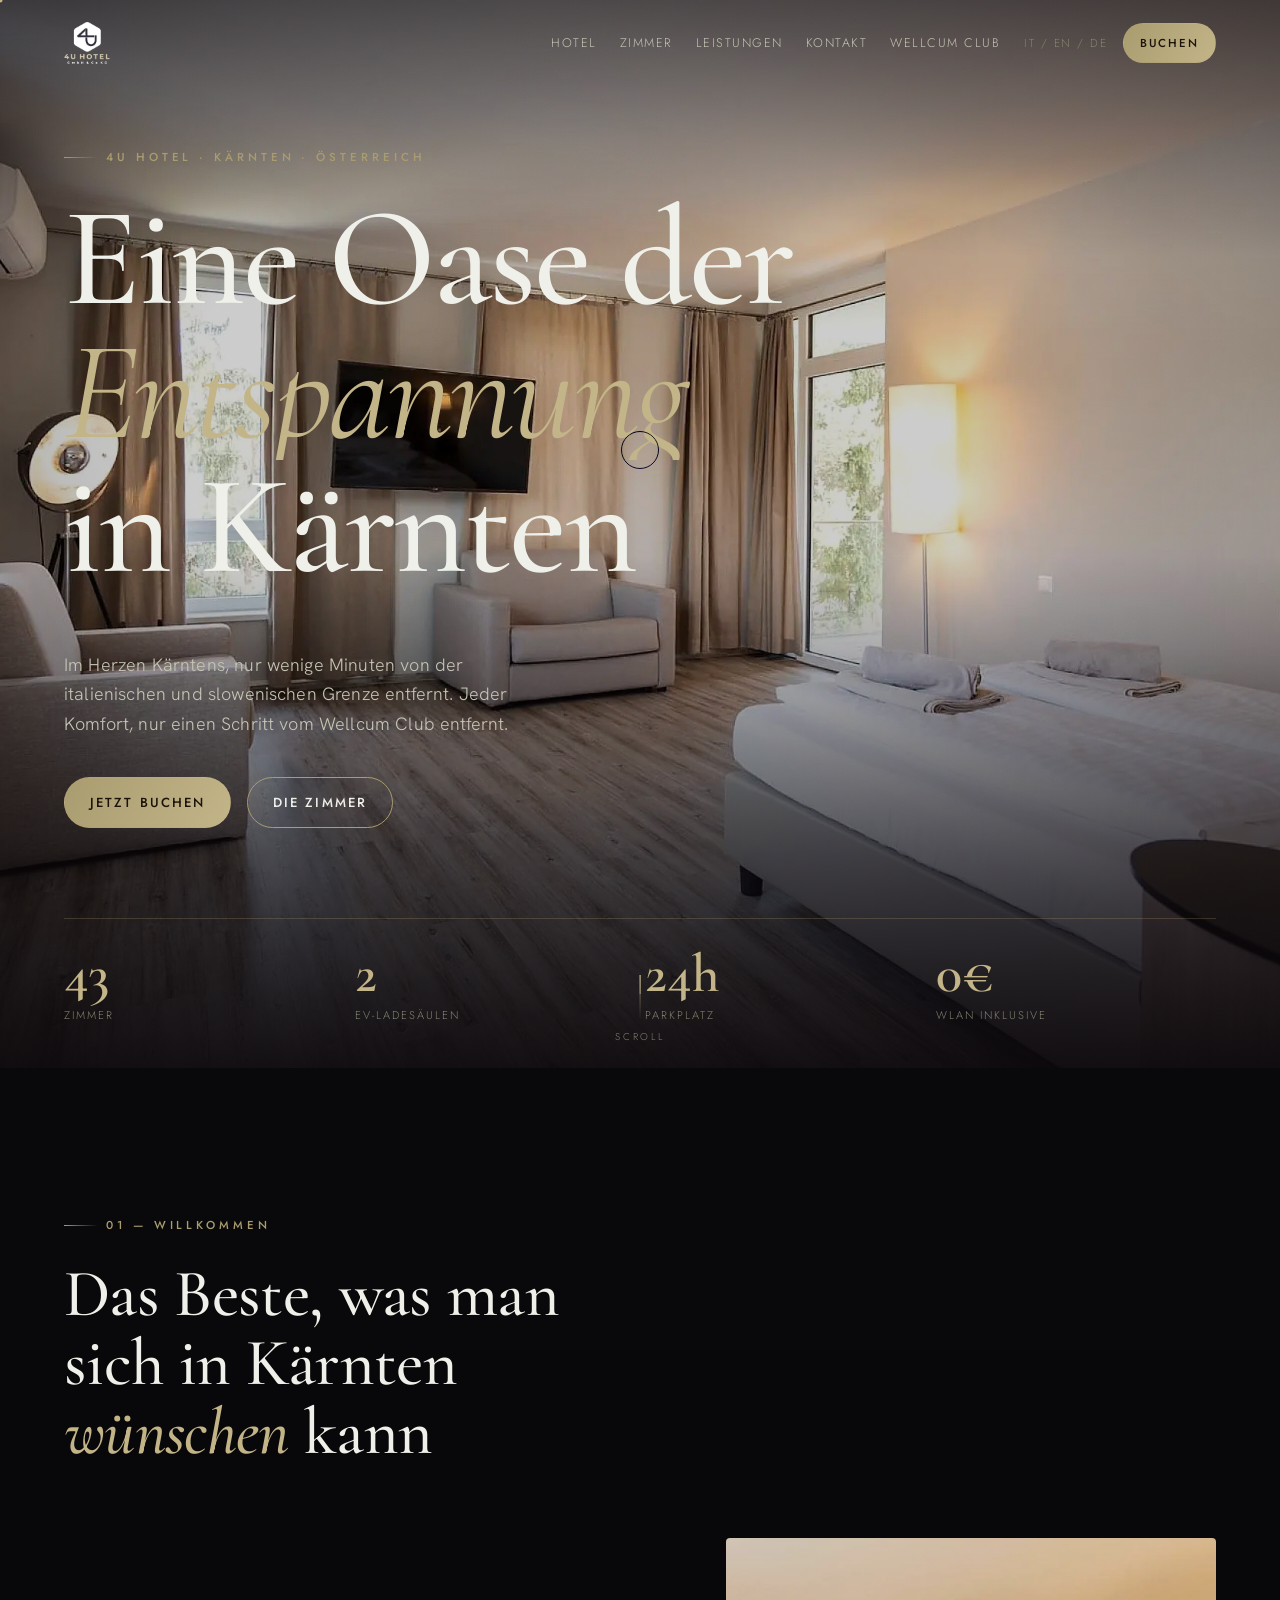
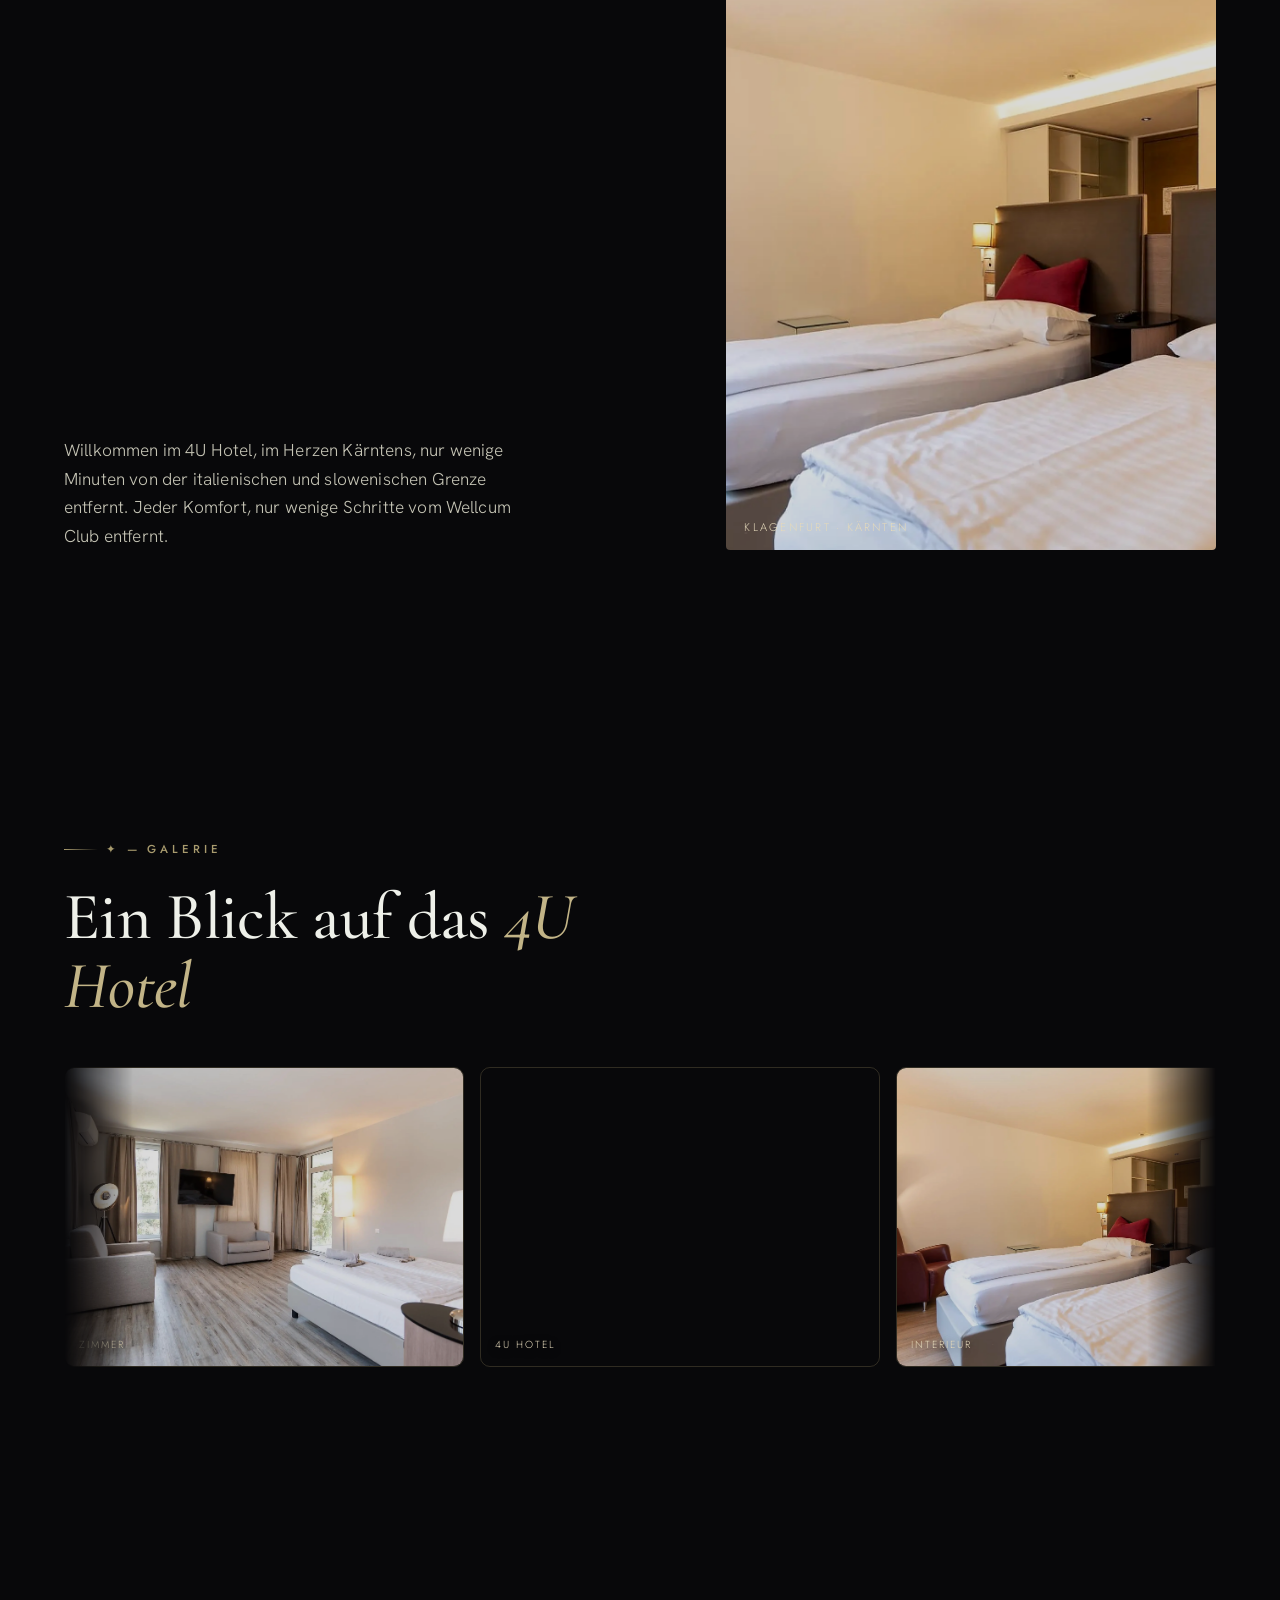
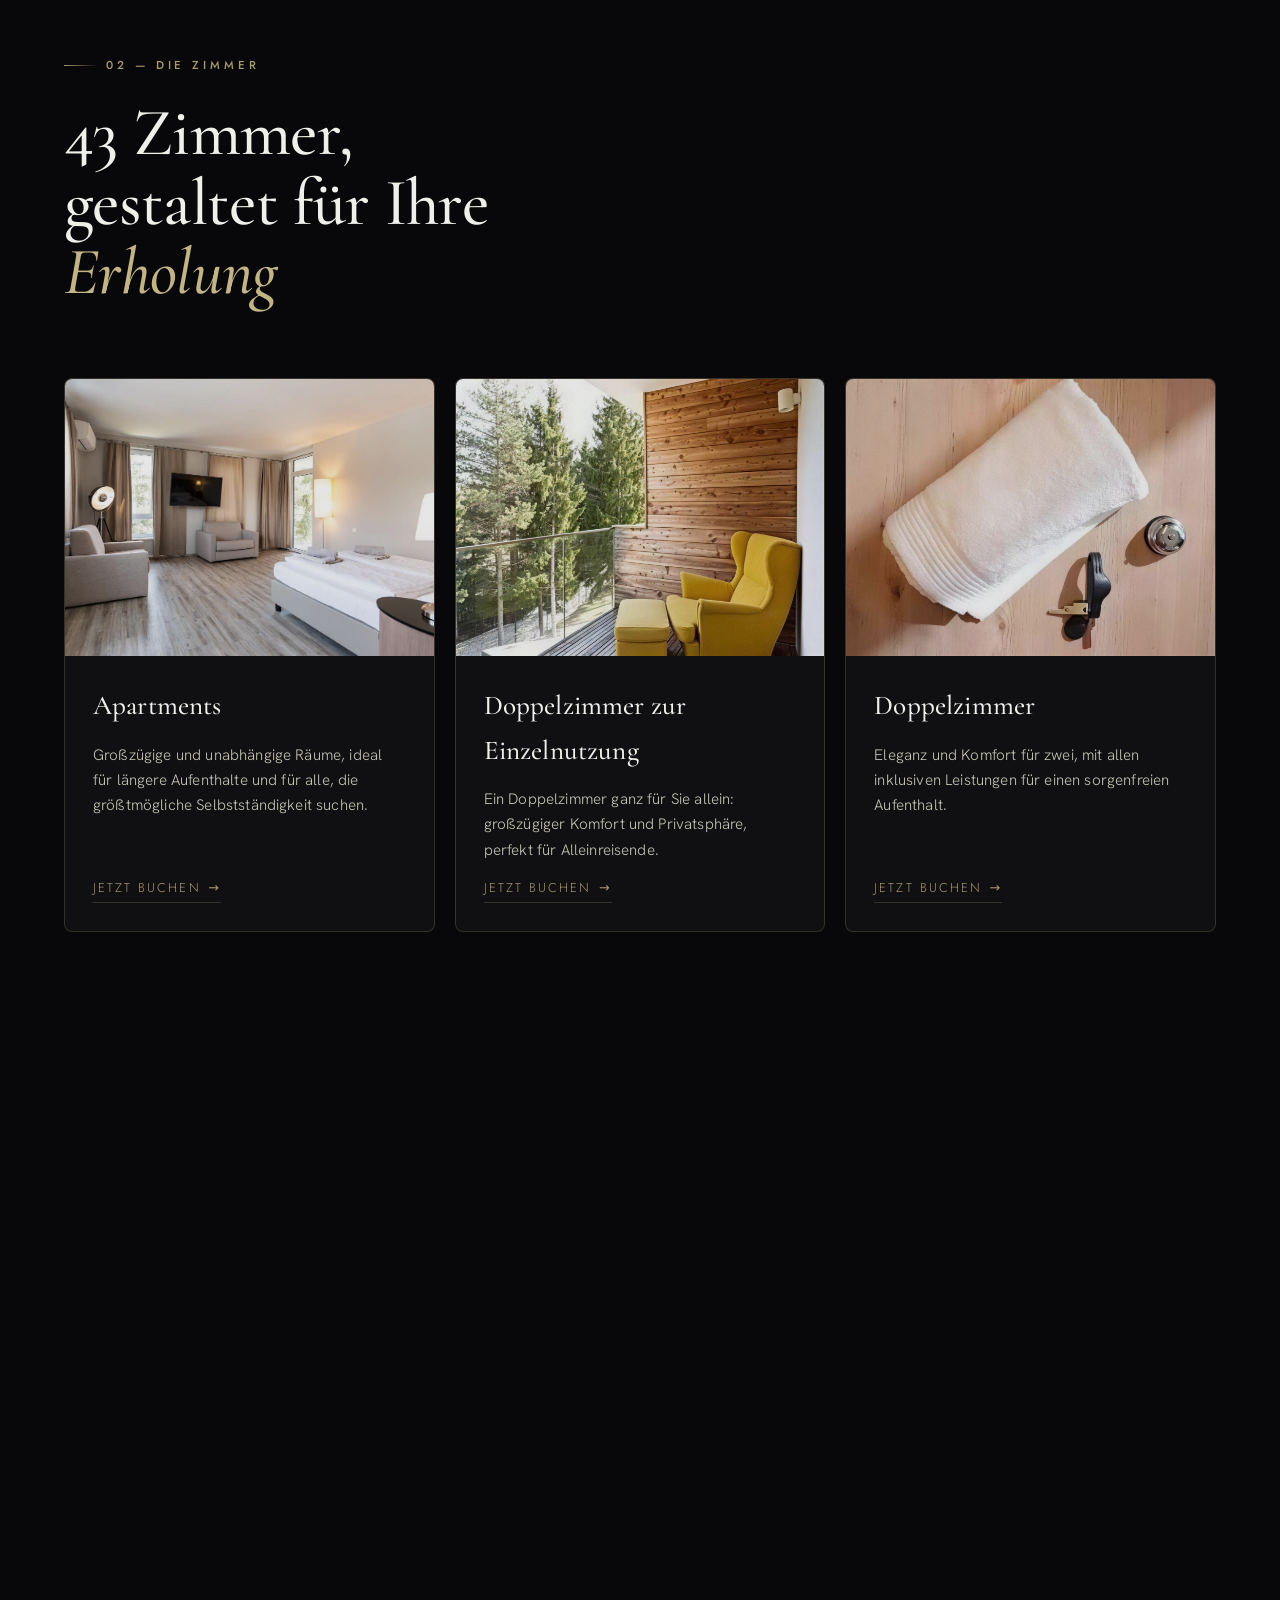
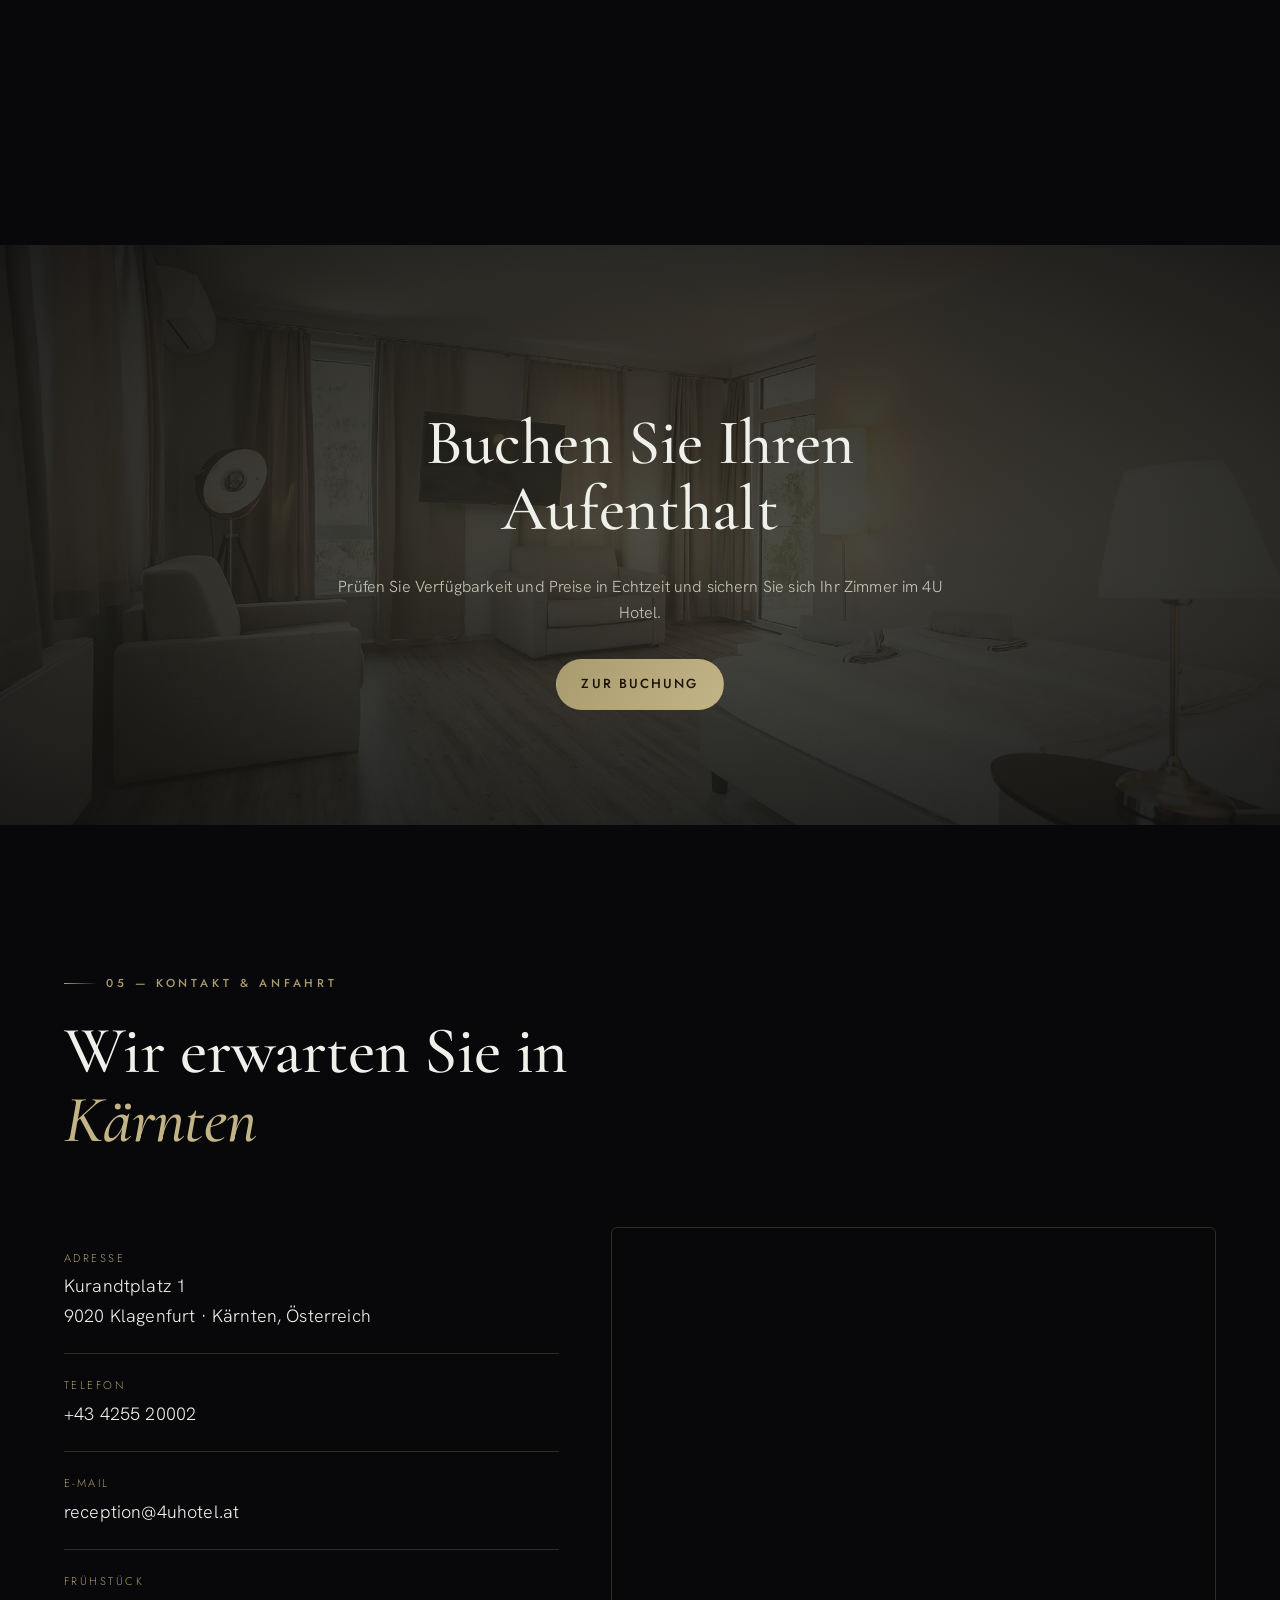
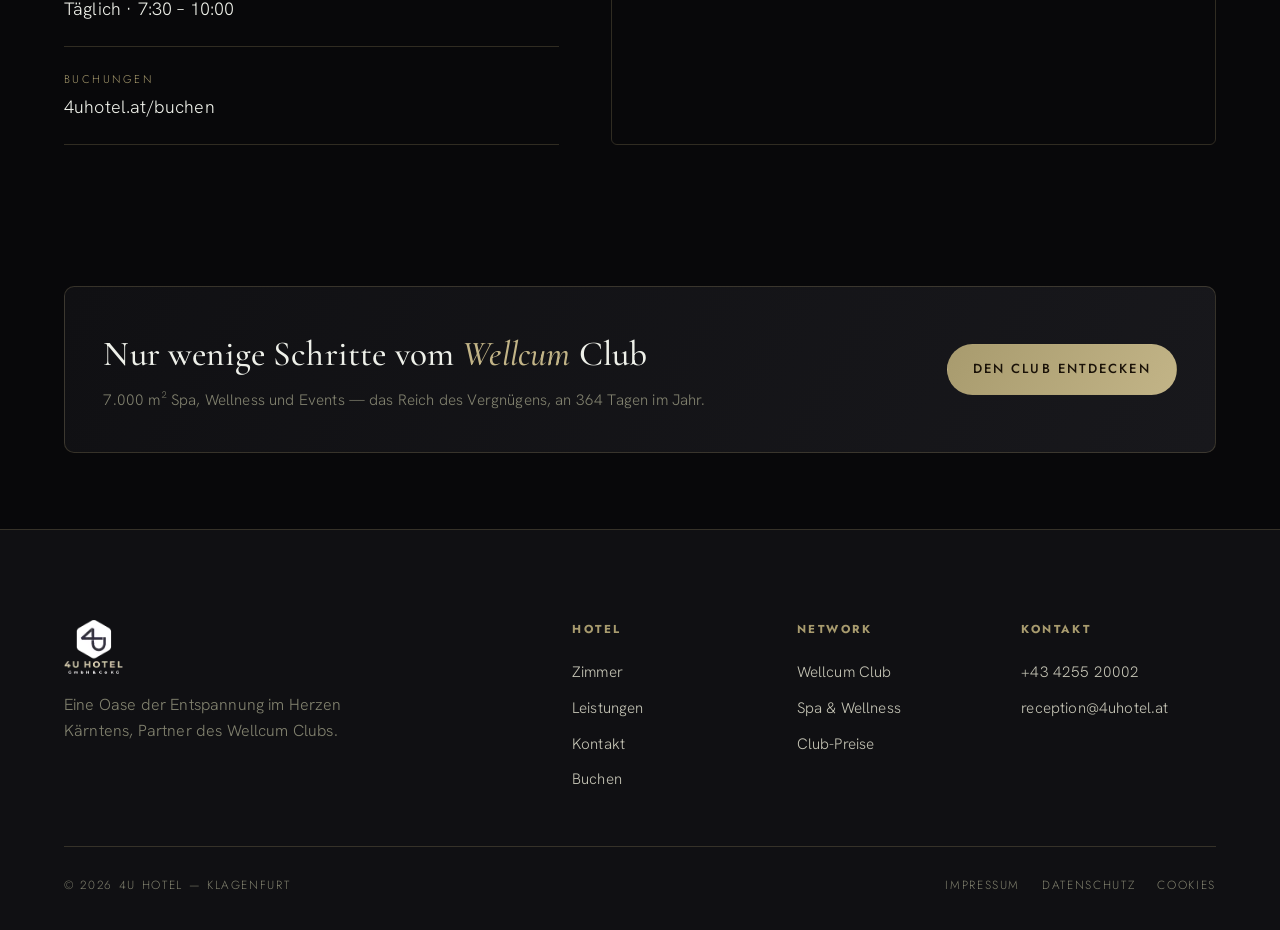
<file: de/hotel.html>
<!DOCTYPE html>
<html lang="de">
<head>
<meta charset="UTF-8" />
<meta name="viewport" content="width=device-width, initial-scale=1.0" />
<title>4U Hotel — Eine Oase der Entspannung in Kärnten · Österreich</title>
<meta name="description" content="4U Hotel im Herzen Kärntens, nur wenige Minuten von der italienischen und slowenischen Grenze entfernt. 43 Zimmer, Frühstücksbuffet, Restaurant, Parkplatz rund um die Uhr. Partner des Wellcum Clubs." />
<link rel="icon" type="image/webp" href="../assets/hotel/cropped-Logo-scroll-270x270.webp" />
<link rel="preconnect" href="https://fonts.googleapis.com" />
<link rel="preconnect" href="https://fonts.gstatic.com" crossorigin />
<link href="https://fonts.googleapis.com/css2?family=Cormorant+Garamond:ital,wght@0,400;0,500;0,600;0,700;1,400;1,500;1,600&family=Jost:wght@300;400;500;600&family=Hanken+Grotesk:wght@300;400;500;600&display=swap" rel="stylesheet" />
<link rel="stylesheet" href="../css/styles.css" />
</head>
<body class="theme-hotel">

<div class="grain" aria-hidden="true"></div>
<div class="progress" id="progress" aria-hidden="true"></div>
<div class="cursor" aria-hidden="true"></div>
<div class="cursor-dot" aria-hidden="true"></div>

<!-- ░░ PRELOADER ░░ -->
<div class="preloader" id="preloader" aria-hidden="true">
  <div class="preloader__mark">4U</div>
  <div class="preloader__bar"><span></span></div>
</div>

<!-- ░░ NAV ░░ -->
<header class="nav" id="nav">
  <a href="#top" class="nav__logo" aria-label="4U Hotel — Home">
    <img src="../assets/hotel/Logo-negativ.webp" alt="4U Hotel" />
  </a>
  <nav class="nav__links" id="navLinks">
    <a href="#benvenuti">Hotel</a>
    <a href="#camere">Zimmer</a>
    <a href="#servizi">Leistungen</a>
    <a href="#contatti">Kontakt</a>
    <a href="index.html">Wellcum Club</a>
  </nav>
  <div class="nav__right">
    <div class="nav__lang" aria-label="Sprache">
      <a href="../hotel.html">IT</a><span>/</span><a href="../en/hotel.html">EN</a><span>/</span><a class="is-active" href="../de/hotel.html">DE</a>
    </div>
    <a href="https://4uhotel.at/buchen/" target="_blank" rel="noopener" class="btn btn--gold btn--sm" data-magnetic>Buchen</a>
    <button class="nav__burger" id="burger" aria-label="Menü" aria-expanded="false"><span></span><span></span></button>
  </div>
</header>

<main id="top">

  <!-- ░░ HERO (opening video kept) ░░ -->
  <section class="hero" id="hero">
    <video class="hero__video" id="heroVideo" autoplay muted loop playsinline preload="auto" poster="../assets/hotel/DSC03410.webp">
      <source src="https://vstr.wellcum.at/prova.mp4" type="video/mp4" />
    </video>
    <div class="hero__veil" aria-hidden="true"></div>
    <div class="hero__content">
      <p class="eyebrow reveal" data-reveal>4U Hotel · Kärnten · Österreich</p>
      <h1 class="hero__title">
        <span class="line" data-reveal><span>Eine Oase der <em>Entspannung</em></span></span>
        <span class="line" data-reveal><span>in Kärnten</span></span>
      </h1>
      <p class="hero__sub reveal" data-reveal>Im Herzen Kärntens, nur wenige Minuten von der italienischen und slowenischen Grenze entfernt. Jeder Komfort, nur einen Schritt vom Wellcum Club entfernt.</p>
      <div class="hero__cta reveal" data-reveal>
        <a href="https://4uhotel.at/buchen/" target="_blank" rel="noopener" class="btn btn--gold" data-magnetic>Jetzt buchen</a>
        <a href="#camere" class="btn btn--ghost" data-magnetic>Die Zimmer</a>
      </div>
    </div>
    <div class="hero__stats" data-reveal>
      <div class="stat"><span class="stat__num" data-count="43" data-suffix="">0</span><span class="stat__label">Zimmer</span></div>
      <div class="stat"><span class="stat__num" data-count="2" data-suffix="">0</span><span class="stat__label">EV-Ladesäulen</span></div>
      <div class="stat"><span class="stat__num" data-count="24" data-suffix="h">0</span><span class="stat__label">Parkplatz</span></div>
      <div class="stat"><span class="stat__num" data-count="0" data-suffix="€">0</span><span class="stat__label">WLAN inklusive</span></div>
    </div>
    <a class="hero__scroll" href="#benvenuti" aria-label="Scrollen"><span></span>scroll</a>
  </section>

  <!-- ░░ BENVENUTI ░░ -->
  <section class="section" id="benvenuti">
    <div class="section__head">
      <p class="eyebrow" data-reveal>01 — Willkommen</p>
      <h2 class="section__title" data-reveal>Das Beste, was man sich in Kärnten <em>wünschen</em> kann</h2>
    </div>
    <div class="club__grid">
      <div class="club__lead" data-reveal>
        <p>Willkommen im 4U Hotel, im Herzen Kärntens, nur wenige Minuten von der italienischen und slowenischen Grenze entfernt. Jeder Komfort, nur wenige Schritte vom Wellcum Club entfernt.</p>
      </div>
      <figure class="club__media" data-reveal data-parallax>
        <img src="../assets/hotel/DSC03384.webp" alt="Innenräume des 4U Hotels" loading="lazy" />
        <figcaption>Klagenfurt · Kärnten</figcaption>
      </figure>
    </div>
  </section>

  <!-- ░░ GALLERIA (foto & video scorrevoli) ░░ -->
  <section class="section gallery" id="galleria">
    <div class="section__head">
      <p class="eyebrow" data-reveal>✦ — Galerie</p>
      <h2 class="section__title" data-reveal>Ein Blick auf das <em>4U Hotel</em></h2>
    </div>
    <div class="mediarail" data-reveal>
      <div class="mediarail__track">
        <figure class="mediatile"><img src="../assets/hotel/DSC03410.webp" alt="Zimmer des 4U Hotels" loading="lazy" /><figcaption class="mediatile__tag">Zimmer</figcaption></figure>
        <figure class="mediatile"><video src="https://vstr.wellcum.at/prova.mp4" autoplay muted loop playsinline preload="metadata"></video><figcaption class="mediatile__tag">4U Hotel</figcaption></figure>
        <figure class="mediatile"><img src="../assets/hotel/DSC03384.webp" alt="Interieur" loading="lazy" /><figcaption class="mediatile__tag">Interieur</figcaption></figure>
        <figure class="mediatile"><img src="../assets/hotel/DSC03385.webp" alt="Details" loading="lazy" /><figcaption class="mediatile__tag">Details</figcaption></figure>
        <figure class="mediatile"><img src="../assets/hotel/DSC03403.webp" alt="Komfort" loading="lazy" /><figcaption class="mediatile__tag">Komfort</figcaption></figure>
        <figure class="mediatile"><img src="../assets/hotel/DSC05855.webp" alt="Suite" loading="lazy" /><figcaption class="mediatile__tag">Suite</figcaption></figure>
        <!-- duplicato per loop continuo -->
        <figure class="mediatile" aria-hidden="true"><img src="../assets/hotel/DSC03410.webp" alt="" loading="lazy" /><figcaption class="mediatile__tag">Zimmer</figcaption></figure>
        <figure class="mediatile" aria-hidden="true"><video src="https://vstr.wellcum.at/prova.mp4" autoplay muted loop playsinline preload="metadata"></video><figcaption class="mediatile__tag">4U Hotel</figcaption></figure>
        <figure class="mediatile" aria-hidden="true"><img src="../assets/hotel/DSC03384.webp" alt="" loading="lazy" /><figcaption class="mediatile__tag">Interieur</figcaption></figure>
        <figure class="mediatile" aria-hidden="true"><img src="../assets/hotel/DSC03385.webp" alt="" loading="lazy" /><figcaption class="mediatile__tag">Details</figcaption></figure>
        <figure class="mediatile" aria-hidden="true"><img src="../assets/hotel/DSC03403.webp" alt="" loading="lazy" /><figcaption class="mediatile__tag">Komfort</figcaption></figure>
        <figure class="mediatile" aria-hidden="true"><img src="../assets/hotel/DSC05855.webp" alt="" loading="lazy" /><figcaption class="mediatile__tag">Suite</figcaption></figure>
      </div>
    </div>
  </section>

  <!-- ░░ CAMERE ░░ -->
  <section class="section" id="camere">
    <div class="section__head">
      <p class="eyebrow" data-reveal>02 — Die Zimmer</p>
      <h2 class="section__title" data-reveal>43 Zimmer, gestaltet für Ihre <em>Erholung</em></h2>
    </div>
    <div class="rooms">
      <article class="room" data-reveal>
        <img class="room__img" src="../assets/hotel/DSC03410.webp" alt="Apartment" loading="lazy" />
        <div class="room__body">
          <h3>Apartments</h3>
          <p>Großzügige und unabhängige Räume, ideal für längere Aufenthalte und für alle, die größtmögliche Selbstständigkeit suchen.</p>
          <a href="https://4uhotel.at/buchen/" target="_blank" rel="noopener" class="link-arrow">Jetzt buchen</a>
        </div>
      </article>
      <article class="room" data-reveal>
        <img class="room__img" src="../assets/hotel/DSC03403.webp" alt="Doppelzimmer zur Einzelnutzung" loading="lazy" />
        <div class="room__body">
          <h3>Doppelzimmer zur Einzelnutzung</h3>
          <p>Ein Doppelzimmer ganz für Sie allein: großzügiger Komfort und Privatsphäre, perfekt für Alleinreisende.</p>
          <a href="https://4uhotel.at/buchen/" target="_blank" rel="noopener" class="link-arrow">Jetzt buchen</a>
        </div>
      </article>
      <article class="room" data-reveal>
        <img class="room__img" src="../assets/hotel/DSC05855.webp" alt="Doppelzimmer" loading="lazy" />
        <div class="room__body">
          <h3>Doppelzimmer</h3>
          <p>Eleganz und Komfort für zwei, mit allen inklusiven Leistungen für einen sorgenfreien Aufenthalt.</p>
          <a href="https://4uhotel.at/buchen/" target="_blank" rel="noopener" class="link-arrow">Jetzt buchen</a>
        </div>
      </article>
    </div>
  </section>

  <!-- ░░ SERVIZI ░░ -->
  <section class="section" id="servizi">
    <div class="section__head">
      <p class="eyebrow" data-reveal>03 — Leistungen</p>
      <h2 class="section__title" data-reveal>Alles inklusive, für Ihren <em>Komfort</em></h2>
    </div>
    <div class="amen" data-reveal>
      <div class="amen__item">
        <svg class="amen__ico" viewBox="0 0 24 24" fill="none" stroke="currentColor" stroke-width="1.4" stroke-linecap="round" stroke-linejoin="round"><path d="M4 8h13v5a4 4 0 0 1-4 4H8a4 4 0 0 1-4-4V8Z"/><path d="M17 9h2a2 2 0 0 1 0 4h-2"/><path d="M7 3v2M11 3v2"/></svg>
        <h4>Frühstücksbuffet</h4>
        <p>Täglich von 7:30 bis 10:00 Uhr, süß und herzhaft.</p>
      </div>
      <div class="amen__item">
        <svg class="amen__ico" viewBox="0 0 24 24" fill="none" stroke="currentColor" stroke-width="1.4" stroke-linecap="round" stroke-linejoin="round"><rect x="3" y="3" width="18" height="18" rx="3"/><path d="M9 17V8h3.5a2.5 2.5 0 0 1 0 5H9"/></svg>
        <h4>Parkplatz rund um die Uhr</h4>
        <p>Genügend Stellplätze für alle, mit 2 Ladesäulen für Elektrofahrzeuge.</p>
      </div>
      <div class="amen__item">
        <svg class="amen__ico" viewBox="0 0 24 24" fill="none" stroke="currentColor" stroke-width="1.4" stroke-linecap="round" stroke-linejoin="round"><path d="M5 3v8a2 2 0 0 0 4 0V3M7 11v10"/><path d="M16 3c-1.5 0-2.5 1.5-2.5 4.5S14.5 12 16 12v9"/></svg>
        <h4>Restaurant</h4>
        <p>Buffetrestaurant mit einer großen Vielfalt an Gerichten.</p>
      </div>
      <div class="amen__item">
        <svg class="amen__ico" viewBox="0 0 24 24" fill="none" stroke="currentColor" stroke-width="1.4" stroke-linecap="round" stroke-linejoin="round"><path d="M2 8.5a15 15 0 0 1 20 0M5 12a10 10 0 0 1 14 0M8.5 15.5a5 5 0 0 1 7 0"/><circle cx="12" cy="19" r="1"/></svg>
        <h4>Kostenloses WLAN</h4>
        <p>Schnelles Internet im gesamten Haus, im Preis inbegriffen.</p>
      </div>
    </div>
  </section>

  <!-- ░░ PRENOTA ░░ -->
  <section class="booking" id="prenota">
    <div class="booking__bg" style="background-image:url('../assets/hotel/DSC03410.webp')" aria-hidden="true"></div>
    <div class="booking__inner" data-reveal>
      <p class="eyebrow" style="justify-content:center" data-reveal>04 — Buchen</p>
      <h2>Buchen Sie Ihren Aufenthalt</h2>
      <p>Prüfen Sie Verfügbarkeit und Preise in Echtzeit und sichern Sie sich Ihr Zimmer im 4U Hotel.</p>
      <a href="https://4uhotel.at/buchen/" target="_blank" rel="noopener" class="btn btn--gold" data-magnetic>Zur Buchung</a>
    </div>
  </section>

  <!-- ░░ CONTATTI ░░ -->
  <section class="section contatti" id="contatti">
    <div class="section__head">
      <p class="eyebrow" data-reveal>05 — Kontakt &amp; Anfahrt</p>
      <h2 class="section__title" data-reveal>Wir erwarten Sie in <em>Kärnten</em></h2>
    </div>
    <div class="contatti__grid">
      <div class="contatti__info" data-reveal>
        <div class="cinfo"><span class="cinfo__k">Adresse</span><span class="cinfo__v">Kurandtplatz 1<br />9020 Klagenfurt · Kärnten, Österreich</span></div>
        <div class="cinfo"><span class="cinfo__k">Telefon</span><span class="cinfo__v"><a href="tel:+43425520002">+43 4255 20002</a></span></div>
        <div class="cinfo"><span class="cinfo__k">E-Mail</span><span class="cinfo__v"><a href="mailto:reception@4uhotel.at">reception@4uhotel.at</a></span></div>
        <div class="cinfo"><span class="cinfo__k">Frühstück</span><span class="cinfo__v">Täglich · 7:30 – 10:00</span></div>
        <div class="cinfo"><span class="cinfo__k">Buchungen</span><span class="cinfo__v"><a href="https://4uhotel.at/buchen/" target="_blank" rel="noopener">4uhotel.at/buchen</a></span></div>
      </div>
      <div class="contatti__map" data-reveal>
        <iframe title="Karte 4U Hotel" src="https://www.google.com/maps?q=Klagenfurt,%20K%C3%A4rnten,%20Austria&output=embed" loading="lazy" referrerpolicy="no-referrer-when-downgrade"></iframe>
      </div>
    </div>
  </section>

  <!-- ░░ BRIDGE → CLUB ░░ -->
  <section class="bridge" aria-label="Wellcum Club" style="padding-bottom:clamp(40px,6vw,80px);">
    <div class="bridge__inner" data-reveal>
      <div class="bridge__txt">
        <h3>Nur wenige Schritte vom <em>Wellcum</em> Club</h3>
        <p>7.000 m² Spa, Wellness und Events — das Reich des Vergnügens, an 364 Tagen im Jahr.</p>
      </div>
      <a href="index.html" class="btn btn--gold" data-magnetic>Den Club entdecken</a>
    </div>
  </section>

</main>

<!-- ░░ FOOTER ░░ -->
<footer class="footer">
  <div class="footer__top">
    <div class="footer__brand">
      <img src="../assets/hotel/Logo-negativ.webp" alt="4U Hotel" />
      <p>Eine Oase der Entspannung im Herzen Kärntens, Partner des Wellcum Clubs.</p>
    </div>
    <div class="footer__cols">
      <div>
        <h5>Hotel</h5>
        <a href="#camere">Zimmer</a><a href="#servizi">Leistungen</a><a href="#contatti">Kontakt</a><a href="https://4uhotel.at/buchen/" target="_blank" rel="noopener">Buchen</a>
      </div>
      <div>
        <h5>Network</h5>
        <a href="index.html">Wellcum Club</a><a href="index.html#spa">Spa &amp; Wellness</a><a href="index.html#prezzi">Club-Preise</a>
      </div>
      <div>
        <h5>Kontakt</h5>
        <a href="tel:+43425520002">+43 4255 20002</a><a href="mailto:reception@4uhotel.at">reception@4uhotel.at</a>
      </div>
    </div>
  </div>
  <div class="footer__bottom">
    <span>© <span id="year">2026</span> 4U HOTEL — KLAGENFURT</span>
    <div class="footer__legal"><a href="#">Impressum</a><a href="#">Datenschutz</a><a href="#">Cookies</a></div>
  </div>
</footer>

<script src="../js/main.js"></script>
</body>
</html>
</file>
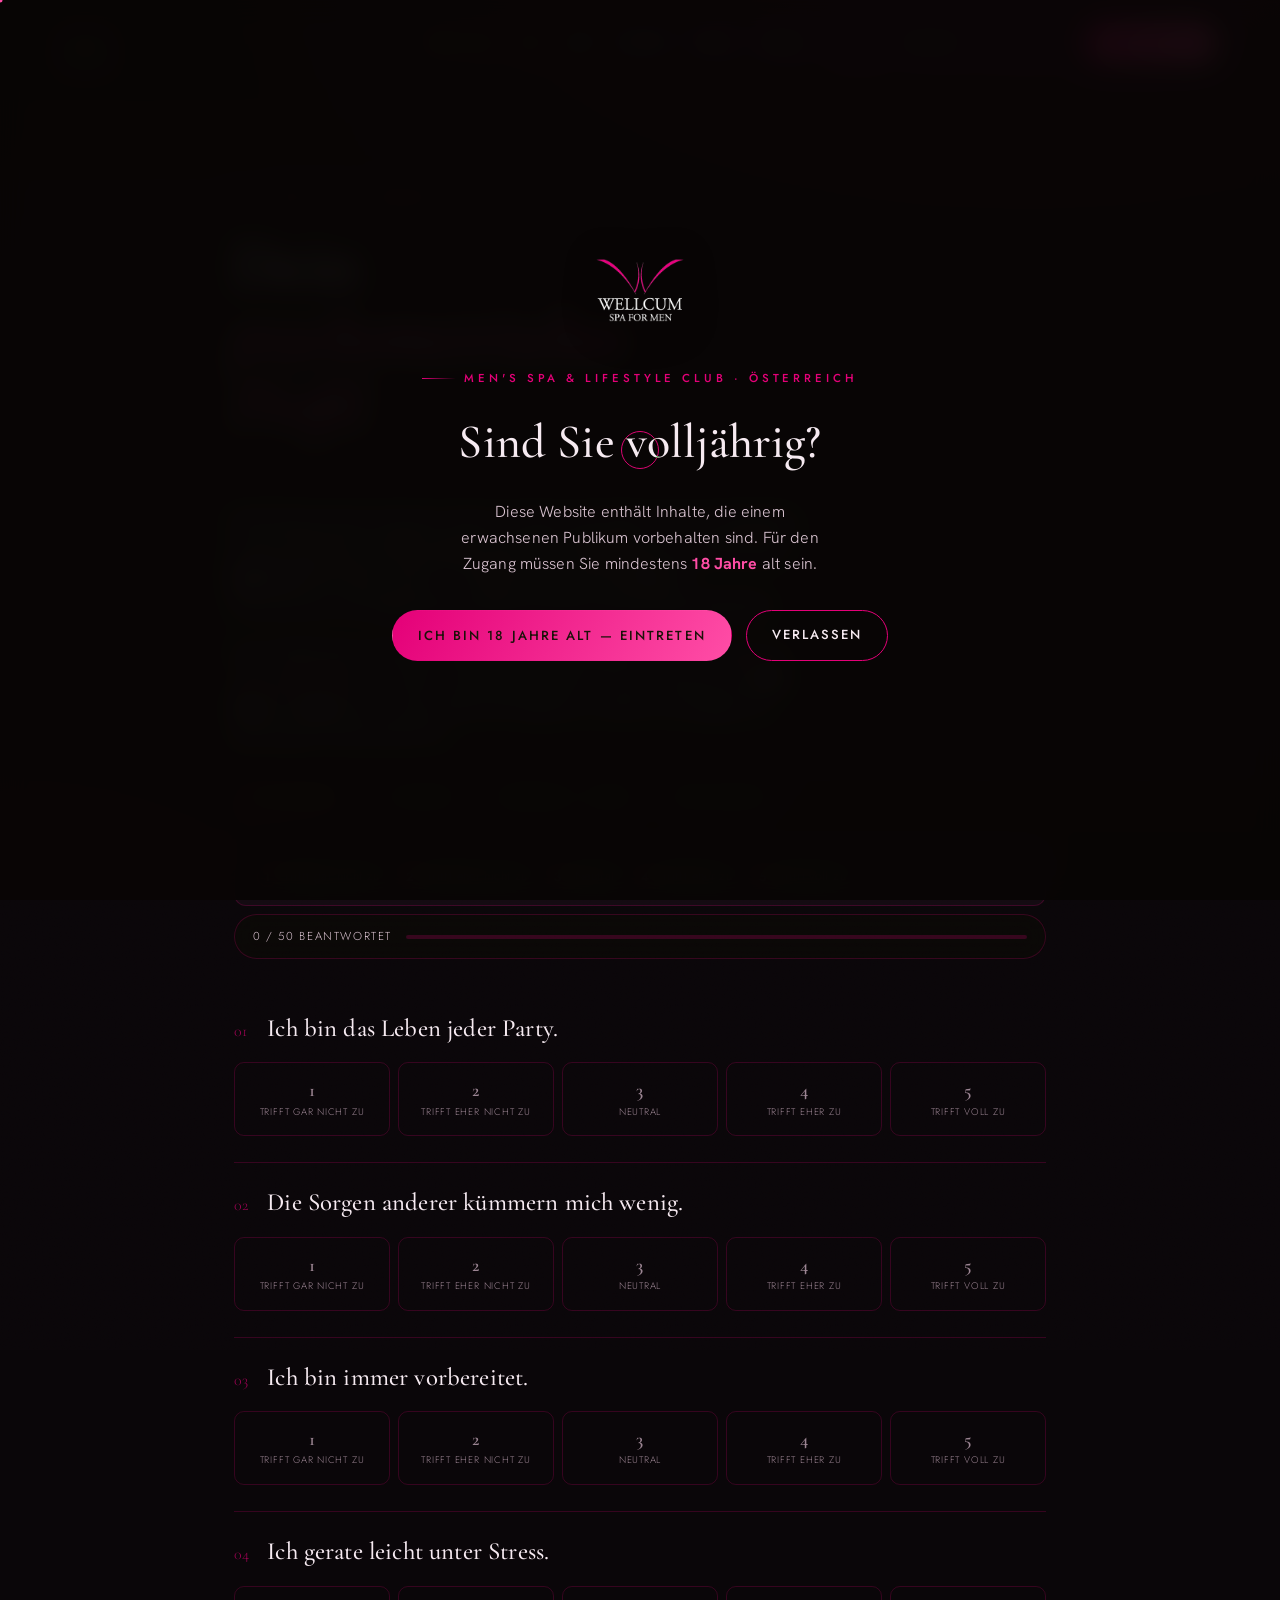
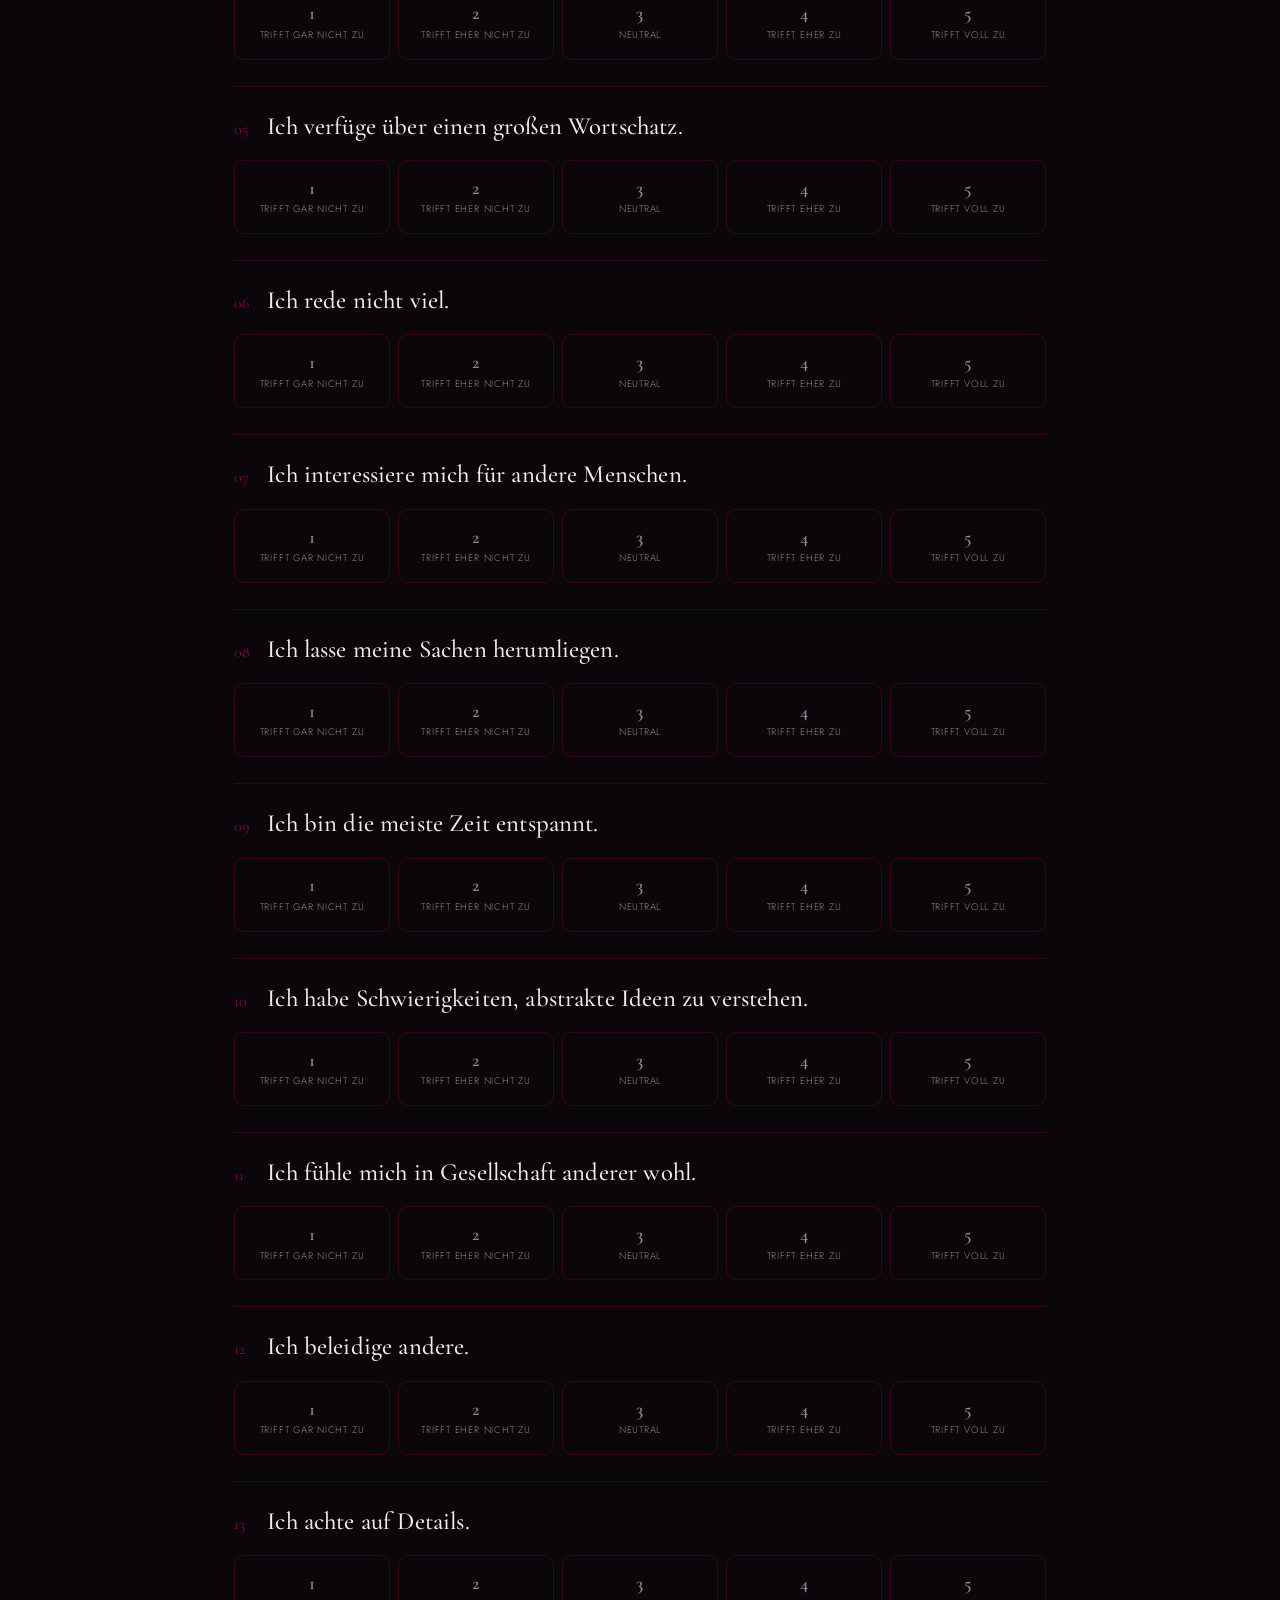
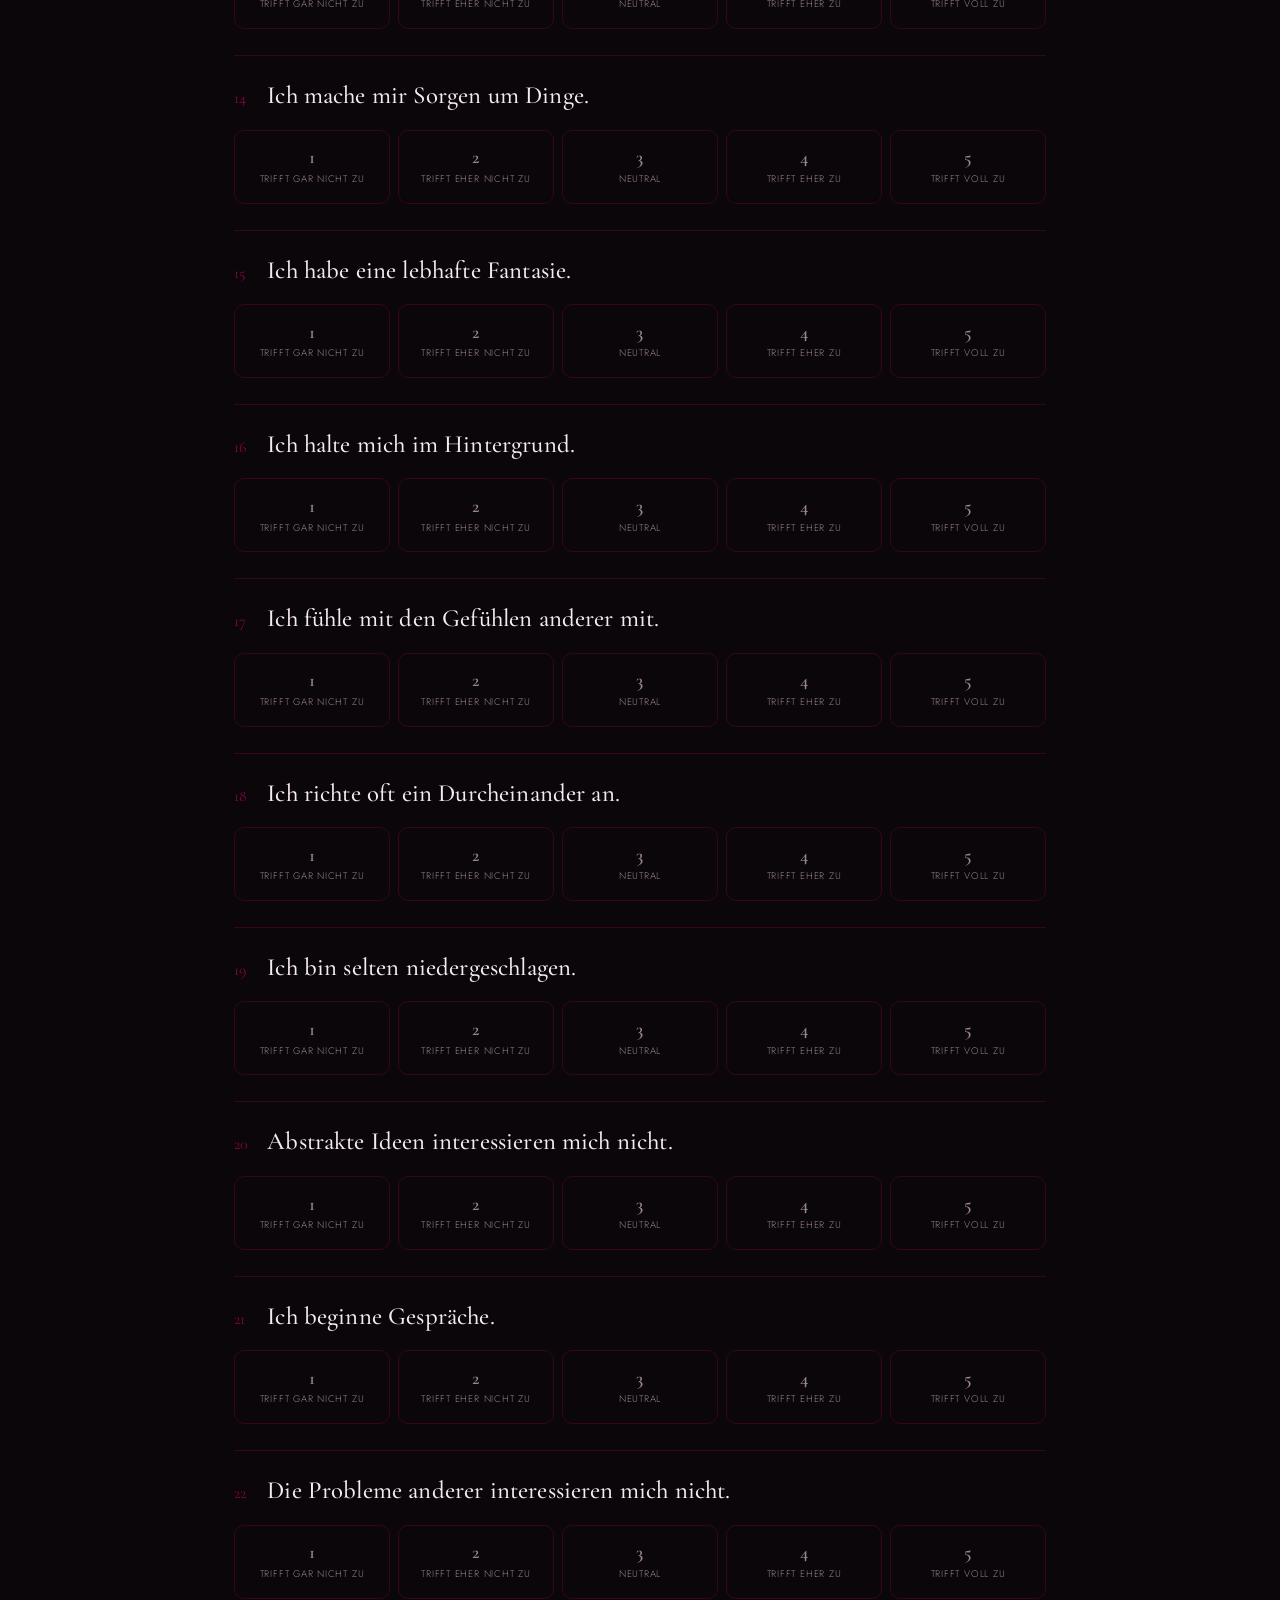
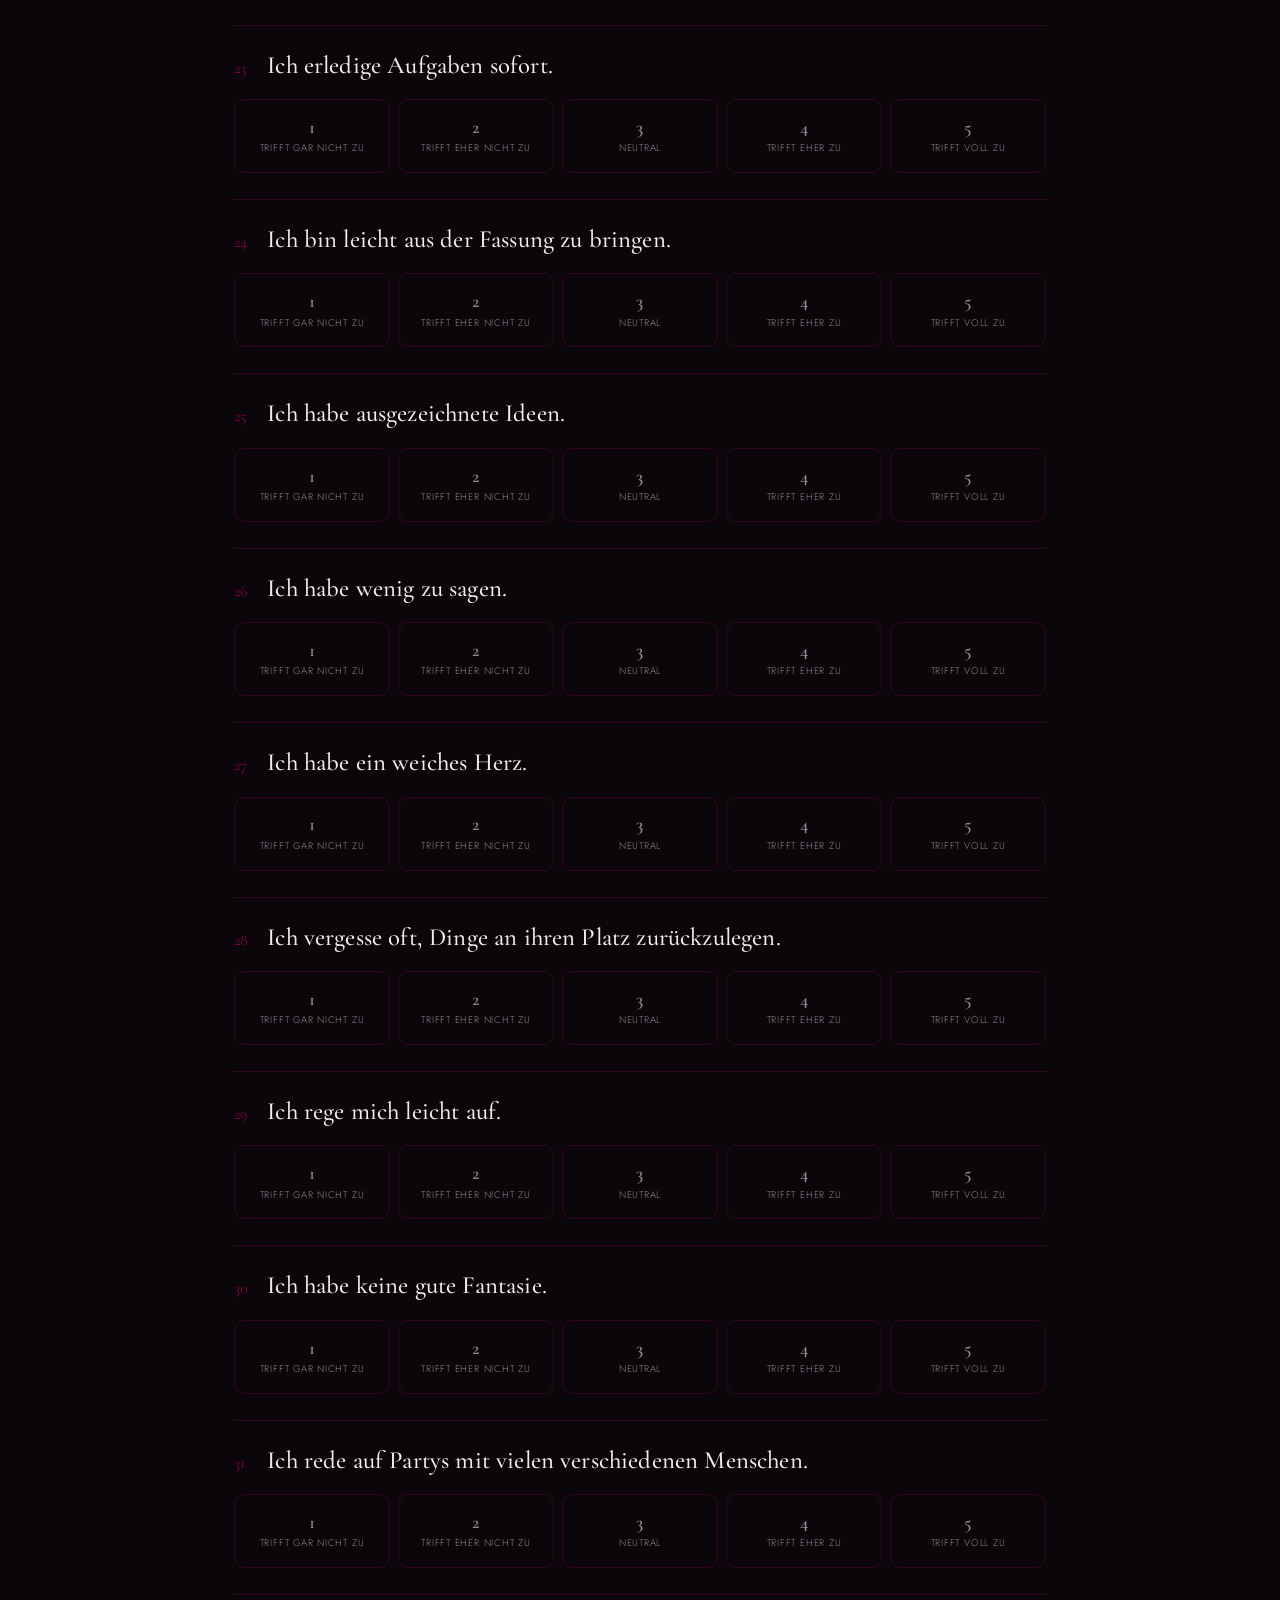
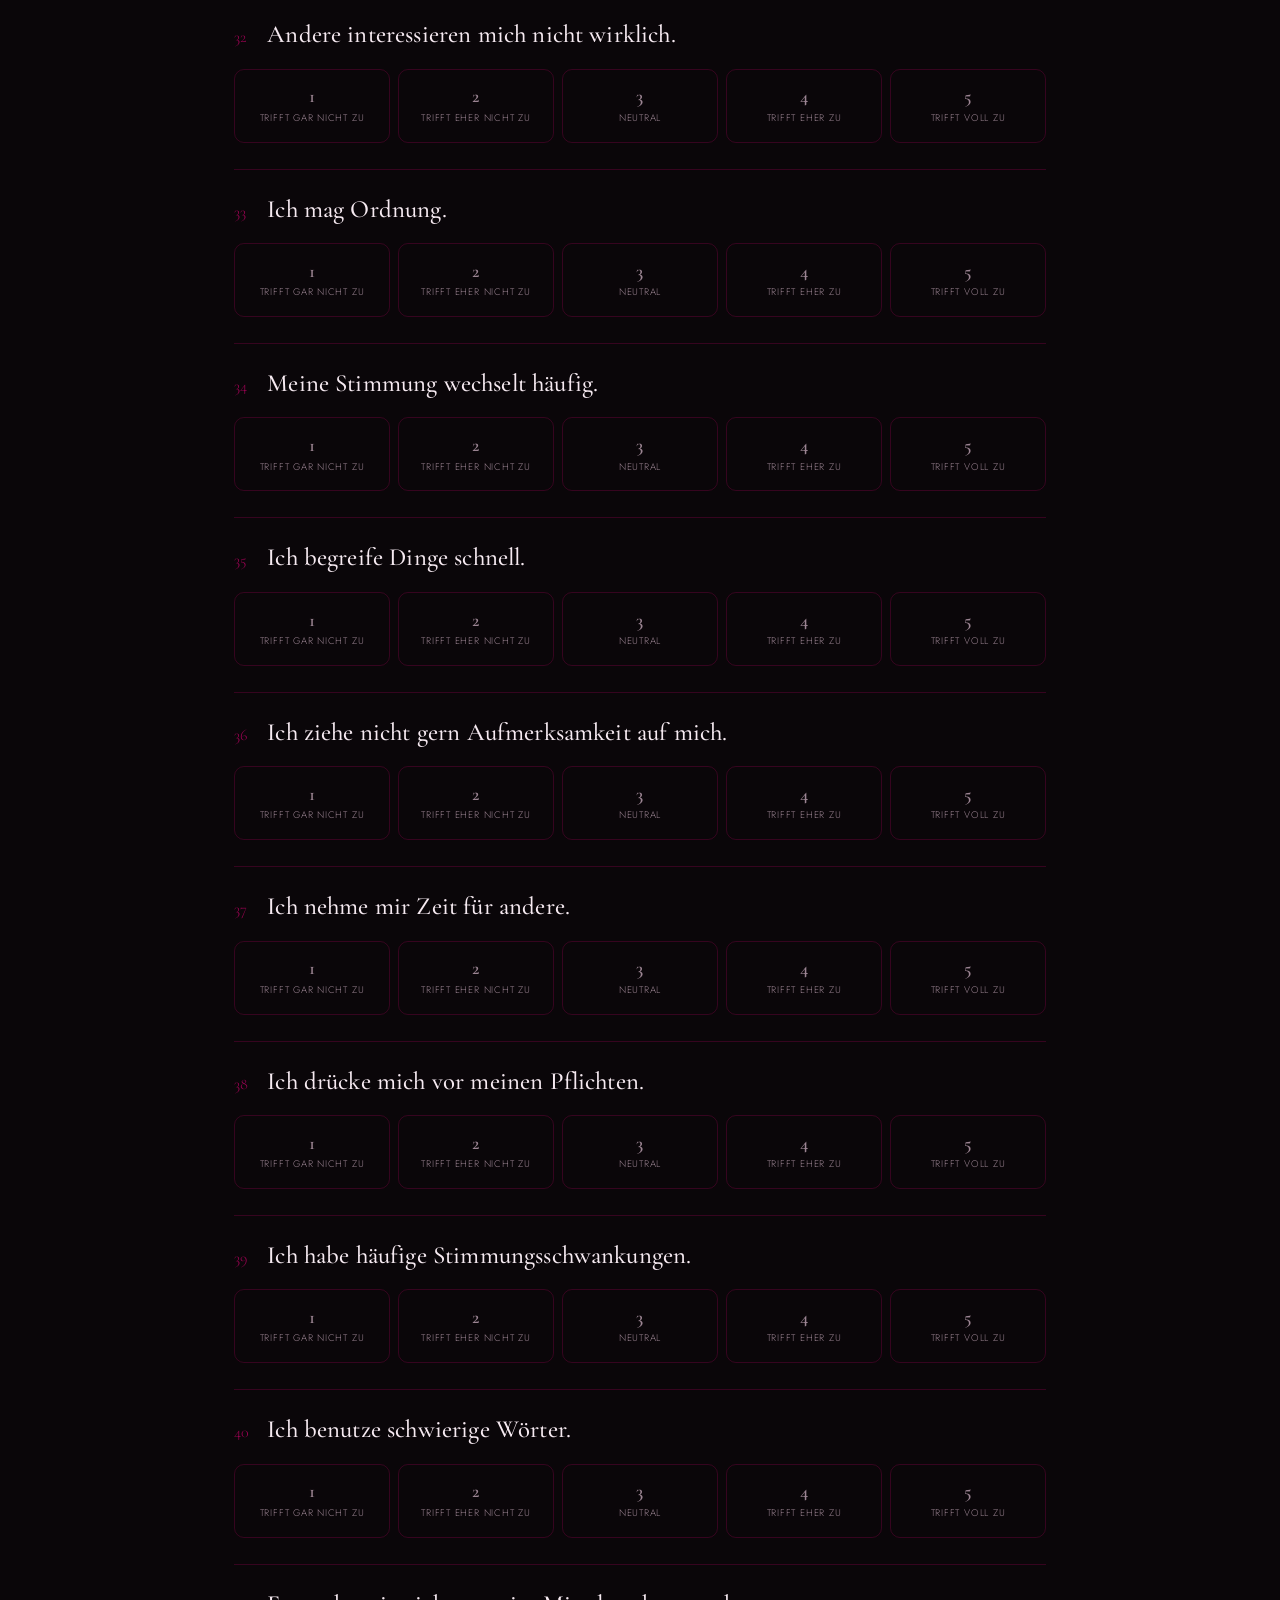
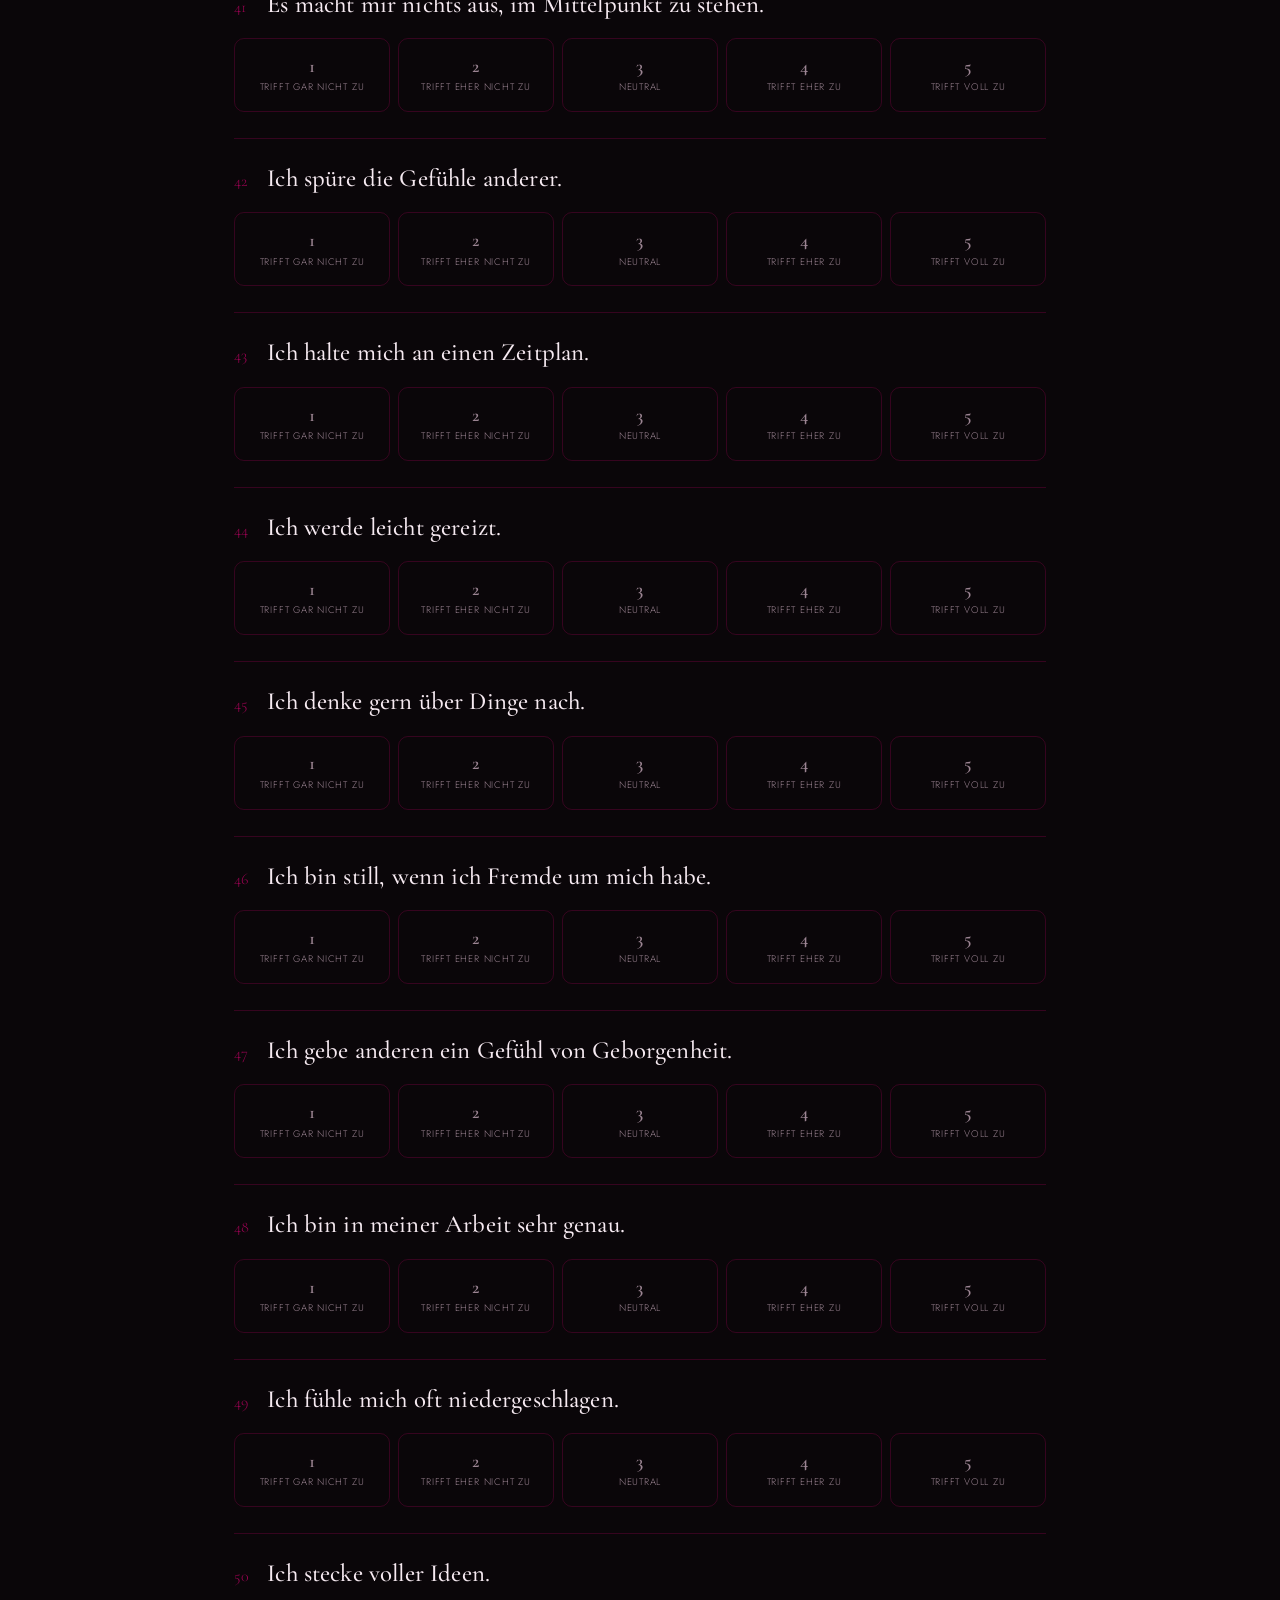
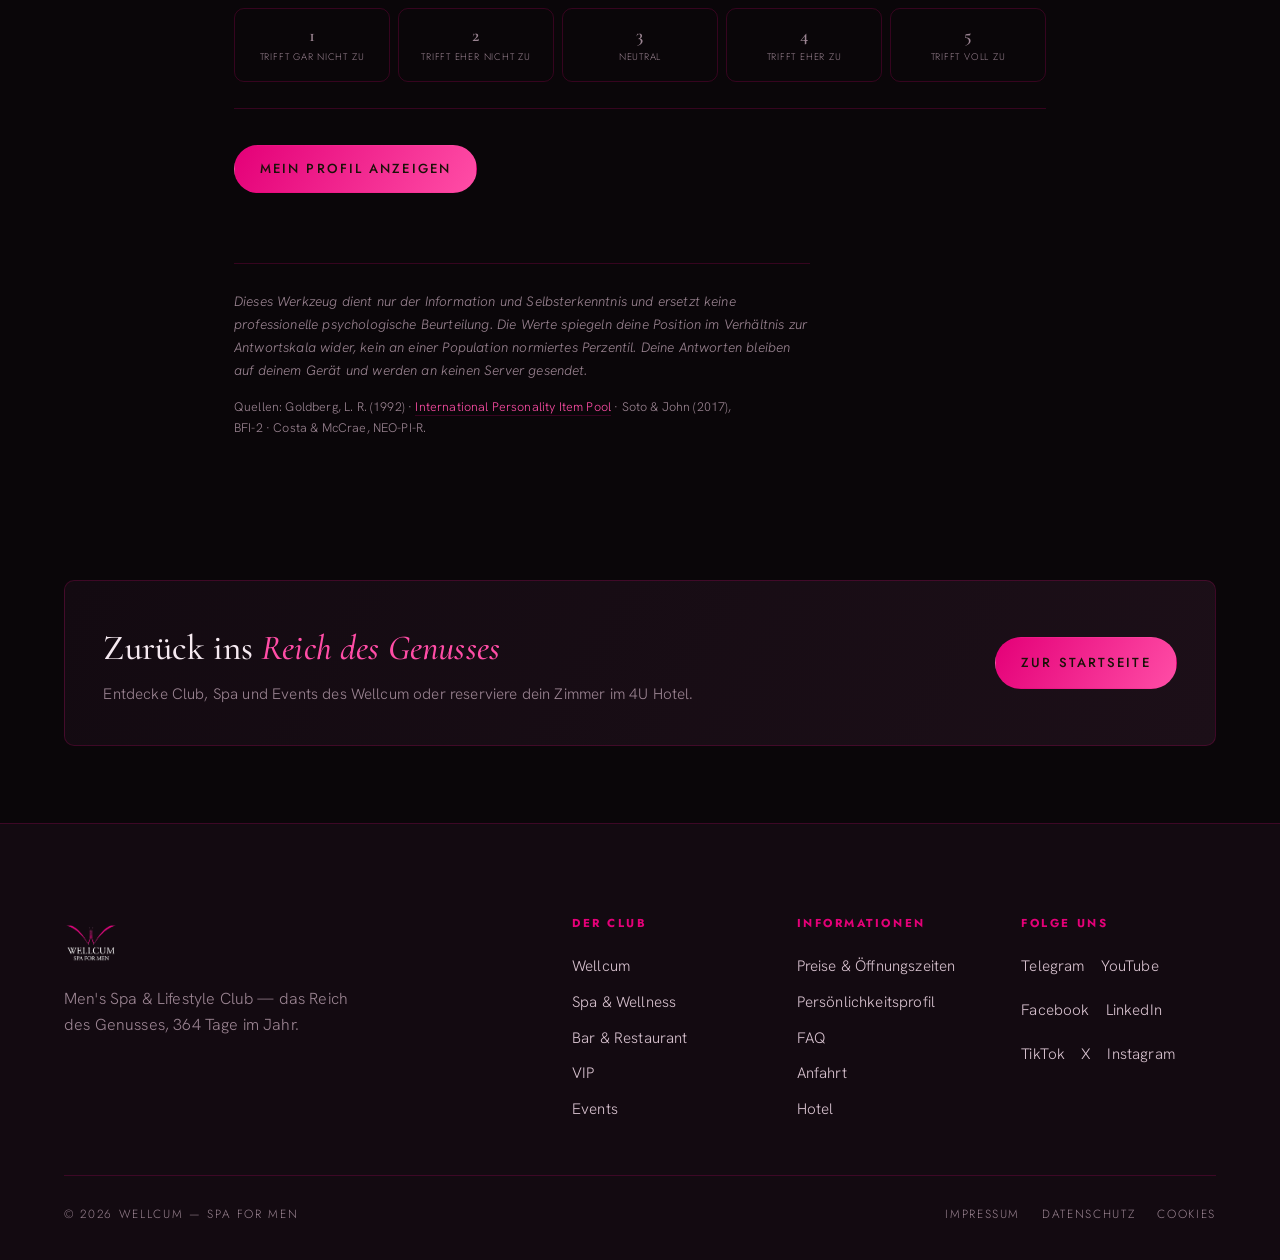
<file: de/profil.html>
<!DOCTYPE html>
<html lang="de">
<head>
<meta charset="UTF-8" />
<meta name="viewport" content="width=device-width, initial-scale=1.0" />
<title>Big-Five · OCEAN Persönlichkeitsprofil — Wellcum</title>
<meta name="description" content="Bestimme dein Big-Five- / OCEAN-Persönlichkeitsprofil mit einem Test aus 50 Aussagen, basierend auf den gemeinfreien IPIP-Markern (gleicher Rahmen wie IPIP-NEO und BFI-2). Anonym, kostenlos, nur in deinem Browser." />
<link rel="icon" type="image/png" href="../assets/LogoWebpage-1.png" />
<link rel="preconnect" href="https://fonts.googleapis.com" />
<link rel="preconnect" href="https://fonts.gstatic.com" crossorigin />
<link href="https://fonts.googleapis.com/css2?family=Cormorant+Garamond:ital,wght@0,400;0,500;0,600;0,700;1,400;1,500;1,600&family=Jost:wght@300;400;500;600&family=Hanken+Grotesk:wght@300;400;500;600&display=swap" rel="stylesheet" />
<link rel="stylesheet" href="../css/styles.css" />
</head>
<body>

<!-- ░░ FILM GRAIN OVERLAY ░░ -->
<div class="grain" aria-hidden="true"></div>

<!-- ░░ SCROLL PROGRESS ░░ -->
<div class="progress" id="progress" aria-hidden="true"></div>

<!-- ░░ CUSTOM CURSOR ░░ -->
<div class="cursor" aria-hidden="true"></div>
<div class="cursor-dot" aria-hidden="true"></div>

<!-- ░░ AGE GATE ░░ -->
<div class="agegate" id="agegate" role="dialog" aria-modal="true" aria-labelledby="age-title">
  <div class="agegate__inner">
    <img src="../assets/LogoWebpage-1.png" alt="Wellcum" class="agegate__logo" />
    <p class="eyebrow">Men's Spa &amp; Lifestyle Club · Österreich</p>
    <h2 id="age-title" class="agegate__title">Sind Sie volljährig?</h2>
    <p class="agegate__text">Diese Website enthält Inhalte, die einem erwachsenen Publikum vorbehalten sind. Für den Zugang müssen Sie mindestens <strong>18 Jahre</strong> alt sein.</p>
    <div class="agegate__actions">
      <button class="btn btn--gold" id="age-yes" data-magnetic>Ich bin 18 Jahre alt — Eintreten</button>
      <a class="btn btn--ghost" href="https://www.google.com" id="age-no">Verlassen</a>
    </div>
  </div>
</div>

<!-- ░░ PRELOADER ░░ -->
<div class="preloader" id="preloader" aria-hidden="true">
  <div class="preloader__mark">W</div>
  <div class="preloader__bar"><span></span></div>
</div>

<!-- ░░ NAV ░░ -->
<header class="nav" id="nav">
  <a href="index.html#top" class="nav__logo" aria-label="Wellcum — Home">
    <img src="../assets/LogoWebpage-1.png" alt="Wellcum" />
  </a>
  <nav class="nav__links" id="navLinks">
    <a href="index.html#club">Der Club</a>
    <a href="index.html#spa">Spa</a>
    <a href="index.html#bar">Bar</a>
    <a href="index.html#eventi">Events</a>
    <a href="hotel.html">Hotel</a>
    <a href="index.html#prezzi">Preise</a>
    <a href="profil.html" aria-current="page">Profil</a>
    <a href="index.html#contatti">Kontakt</a>
  </nav>
  <div class="nav__right">
    <div class="nav__lang" aria-label="Sprache">
      <a href="../profilo.html">IT</a><span>/</span><a href="../en/profile.html">EN</a><span>/</span><a class="is-active" href="../de/profil.html">DE</a>
    </div>
    <a href="hotel.html#prenota" class="btn btn--gold btn--sm" data-magnetic>Reservieren</a>
    <button class="nav__burger" id="burger" aria-label="Menü" aria-expanded="false"><span></span><span></span></button>
  </div>
</header>

<main id="top">

  <!-- ░░ ASSESSMENT ░░ -->
  <section class="section assess" id="assessment" style="padding-top:clamp(120px,16vw,180px);">
    <div class="section__head">
      <p class="eyebrow" data-reveal>Big Five · OCEAN</p>
      <h2 class="section__title" data-reveal>Dein <em>psychometrisches Profil</em></h2>
    </div>

    <div class="assess__intro" data-reveal>
      <p>Fünf Dimensionen erfassen vieles von dem, was jeden von uns einzigartig macht. Beantworte 50 Aussagen ehrlich und finde heraus, wo du bei den <strong>Big-Five</strong>-Merkmalen stehst — Offenheit, Gewissenhaftigkeit, Extraversion, Verträglichkeit und Neurotizismus (emotionale Stabilität).</p>
      <p>Der Fragebogen basiert auf den gemeinfreien Markern des <em>International Personality Item Pool</em> (IPIP) – demselben Rahmen wie Instrumente wie <strong>IPIP-NEO</strong> und <strong>BFI-2</strong>. Es ist keine klinische Diagnose, sondern ein Spiegel, um dich besser kennenzulernen.</p>
      <div class="assess__meta">
        <span>50 Aussagen</span>
        <span>~7 Minuten</span>
        <span>5 Merkmale · OCEAN</span>
        <span>100% anonym</span>
      </div>
    </div>

    <div id="scaleLegend"></div>

    <form id="quizForm" novalidate>
      <div class="qprogress" id="qprogress">
        <span class="qprogress__num" id="qprogressNum">0 / 50</span>
        <div class="qprogress__track"><div class="qprogress__fill" id="qprogressFill"></div></div>
      </div>
      <div id="quiz"></div>
      <div id="quizControls" class="assess__actions"></div>
    </form>

    <div id="results" class="results"></div>

    <p class="assess__note" data-reveal>Dieses Werkzeug dient nur der Information und Selbsterkenntnis und ersetzt keine professionelle psychologische Beurteilung. Die Werte spiegeln deine Position im Verhältnis zur Antwortskala wider, kein an einer Population normiertes Perzentil. Deine Antworten bleiben auf deinem Gerät und werden an keinen Server gesendet.</p>
    <p class="assess__refs" data-reveal>Quellen: Goldberg, L. R. (1992) · <a href="https://ipip.ori.org/" target="_blank" rel="noopener">International Personality Item Pool</a> · Soto &amp; John (2017), BFI-2 · Costa &amp; McCrae, NEO-PI-R.</p>
  </section>

  <!-- ░░ BRIDGE → HOME ░░ -->
  <section class="bridge" aria-label="Wellcum" style="padding-bottom:clamp(40px,6vw,80px);">
    <div class="bridge__inner" data-reveal>
      <div class="bridge__txt">
        <h3>Zurück ins <em>Reich des Genusses</em></h3>
        <p>Entdecke Club, Spa und Events des Wellcum oder reserviere dein Zimmer im 4U Hotel.</p>
      </div>
      <a href="index.html" class="btn btn--gold" data-magnetic>Zur Startseite</a>
    </div>
  </section>

</main>

<!-- ░░ FOOTER ░░ -->
<footer class="footer">
  <div class="footer__top">
    <div class="footer__brand">
      <img src="../assets/LogoWebpage-1.png" alt="Wellcum" />
      <p>Men's Spa &amp; Lifestyle Club — das Reich des Genusses, 364 Tage im Jahr.</p>
    </div>
    <div class="footer__cols">
      <div>
        <h5>Der Club</h5>
        <a href="index.html#club">Wellcum</a><a href="index.html#spa">Spa &amp; Wellness</a><a href="index.html#bar">Bar &amp; Restaurant</a><a href="index.html#vip">VIP</a><a href="index.html#eventi">Events</a>
      </div>
      <div>
        <h5>Informationen</h5>
        <a href="index.html#prezzi">Preise &amp; Öffnungszeiten</a><a href="profil.html">Persönlichkeitsprofil</a><a href="index.html#faq">FAQ</a><a href="index.html#contatti">Anfahrt</a><a href="hotel.html">Hotel</a>
      </div>
      <div>
        <h5>Folge uns</h5>
        <div class="footer__social">
          <a href="https://t.me/wellclubaustria" target="_blank" rel="noopener" aria-label="Telegram">Telegram</a>
          <a href="https://www.youtube.com/@Wellc_mClub" target="_blank" rel="noopener" aria-label="YouTube">YouTube</a>
          <a href="https://www.facebook.com/wellcumclubaustria" target="_blank" rel="noopener" aria-label="Facebook">Facebook</a>
          <a href="https://it.linkedin.com/company/wellcumclub" target="_blank" rel="noopener" aria-label="LinkedIn">LinkedIn</a>
          <a href="https://www.tiktok.com/@wellcum_official" target="_blank" rel="noopener" aria-label="TikTok">TikTok</a>
          <a href="https://twitter.com/Wellcumclub" target="_blank" rel="noopener" aria-label="X">X</a>
          <a href="https://www.instagram.com/wellc_m.official/" target="_blank" rel="noopener" aria-label="Instagram">Instagram</a>
        </div>
      </div>
    </div>
  </div>
  <div class="footer__bottom">
    <span>© <span id="year">2026</span> WELLCUM — SPA FOR MEN</span>
    <div class="footer__legal">
      <a href="#">Impressum</a><a href="#">Datenschutz</a><a href="#">Cookies</a>
    </div>
  </div>
</footer>

<script src="../js/main.js"></script>
<script src="../js/profile.js"></script>
</body>
</html>
</file>
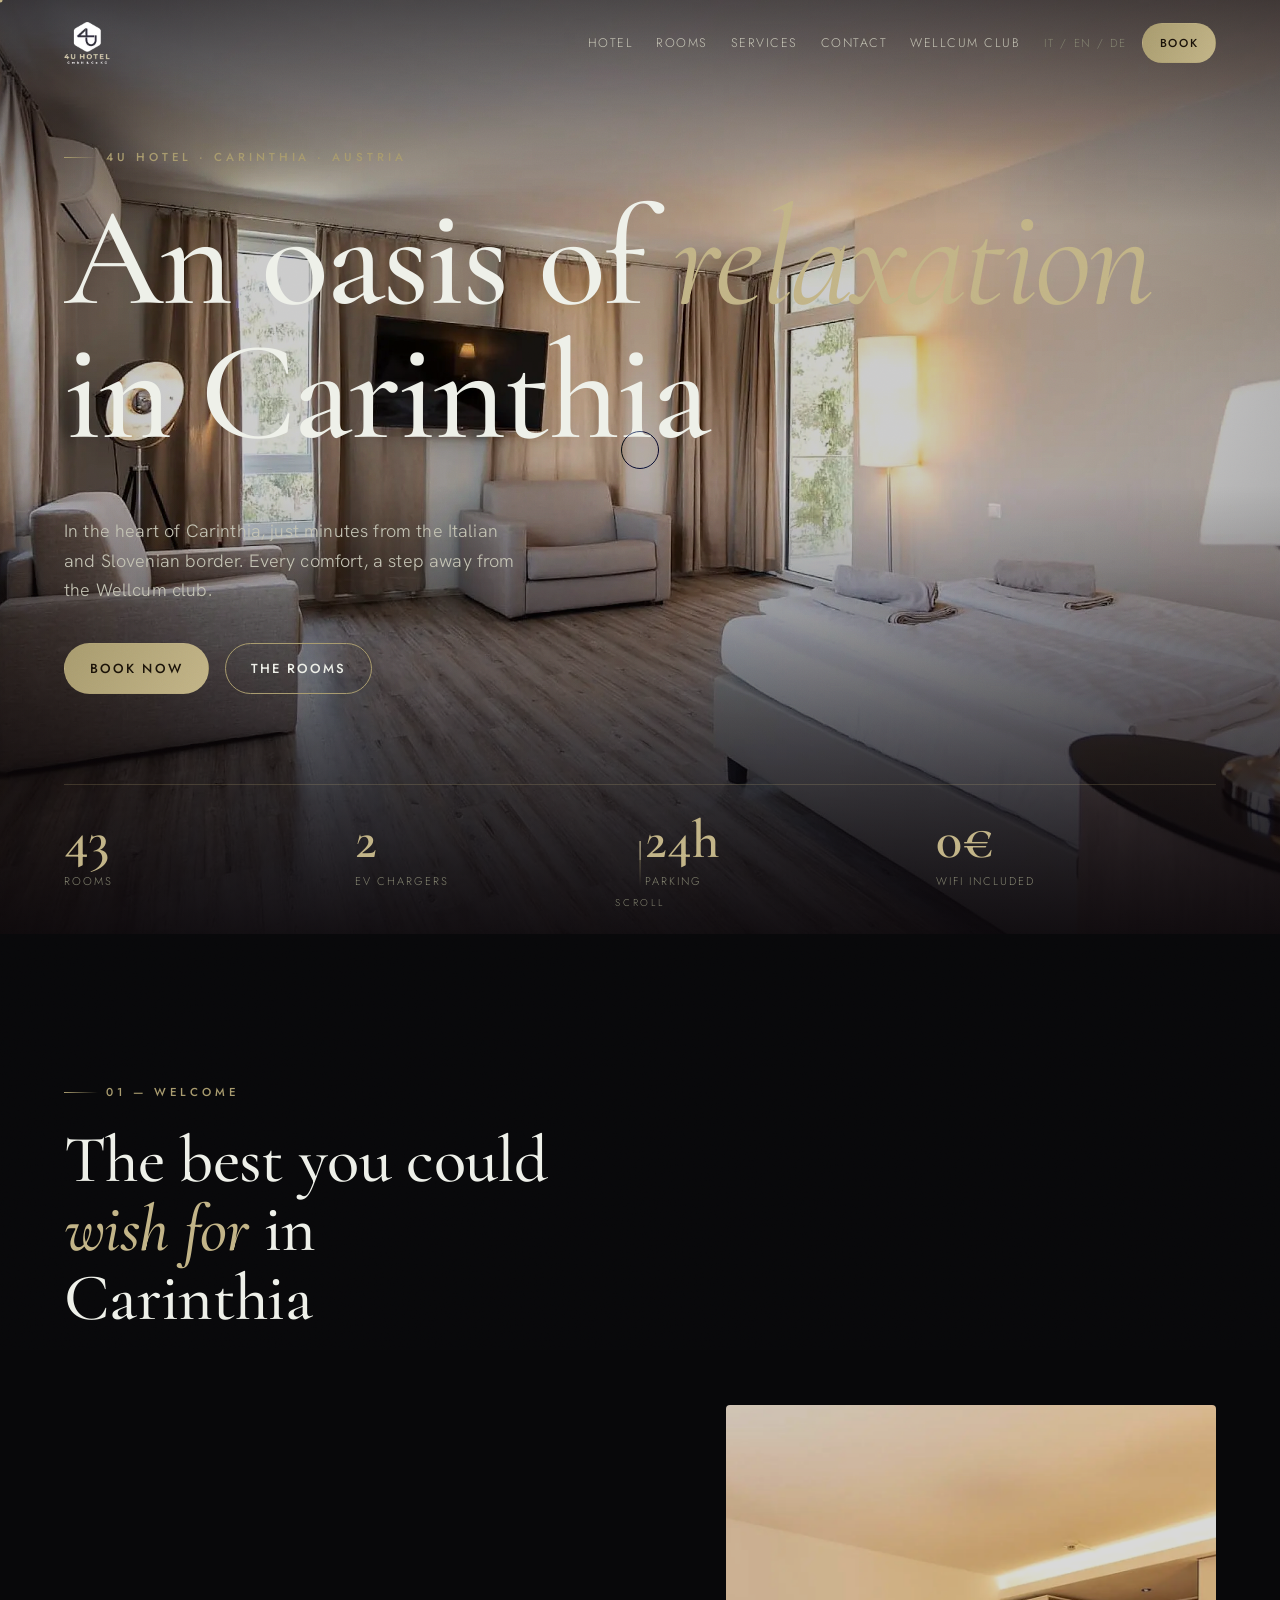
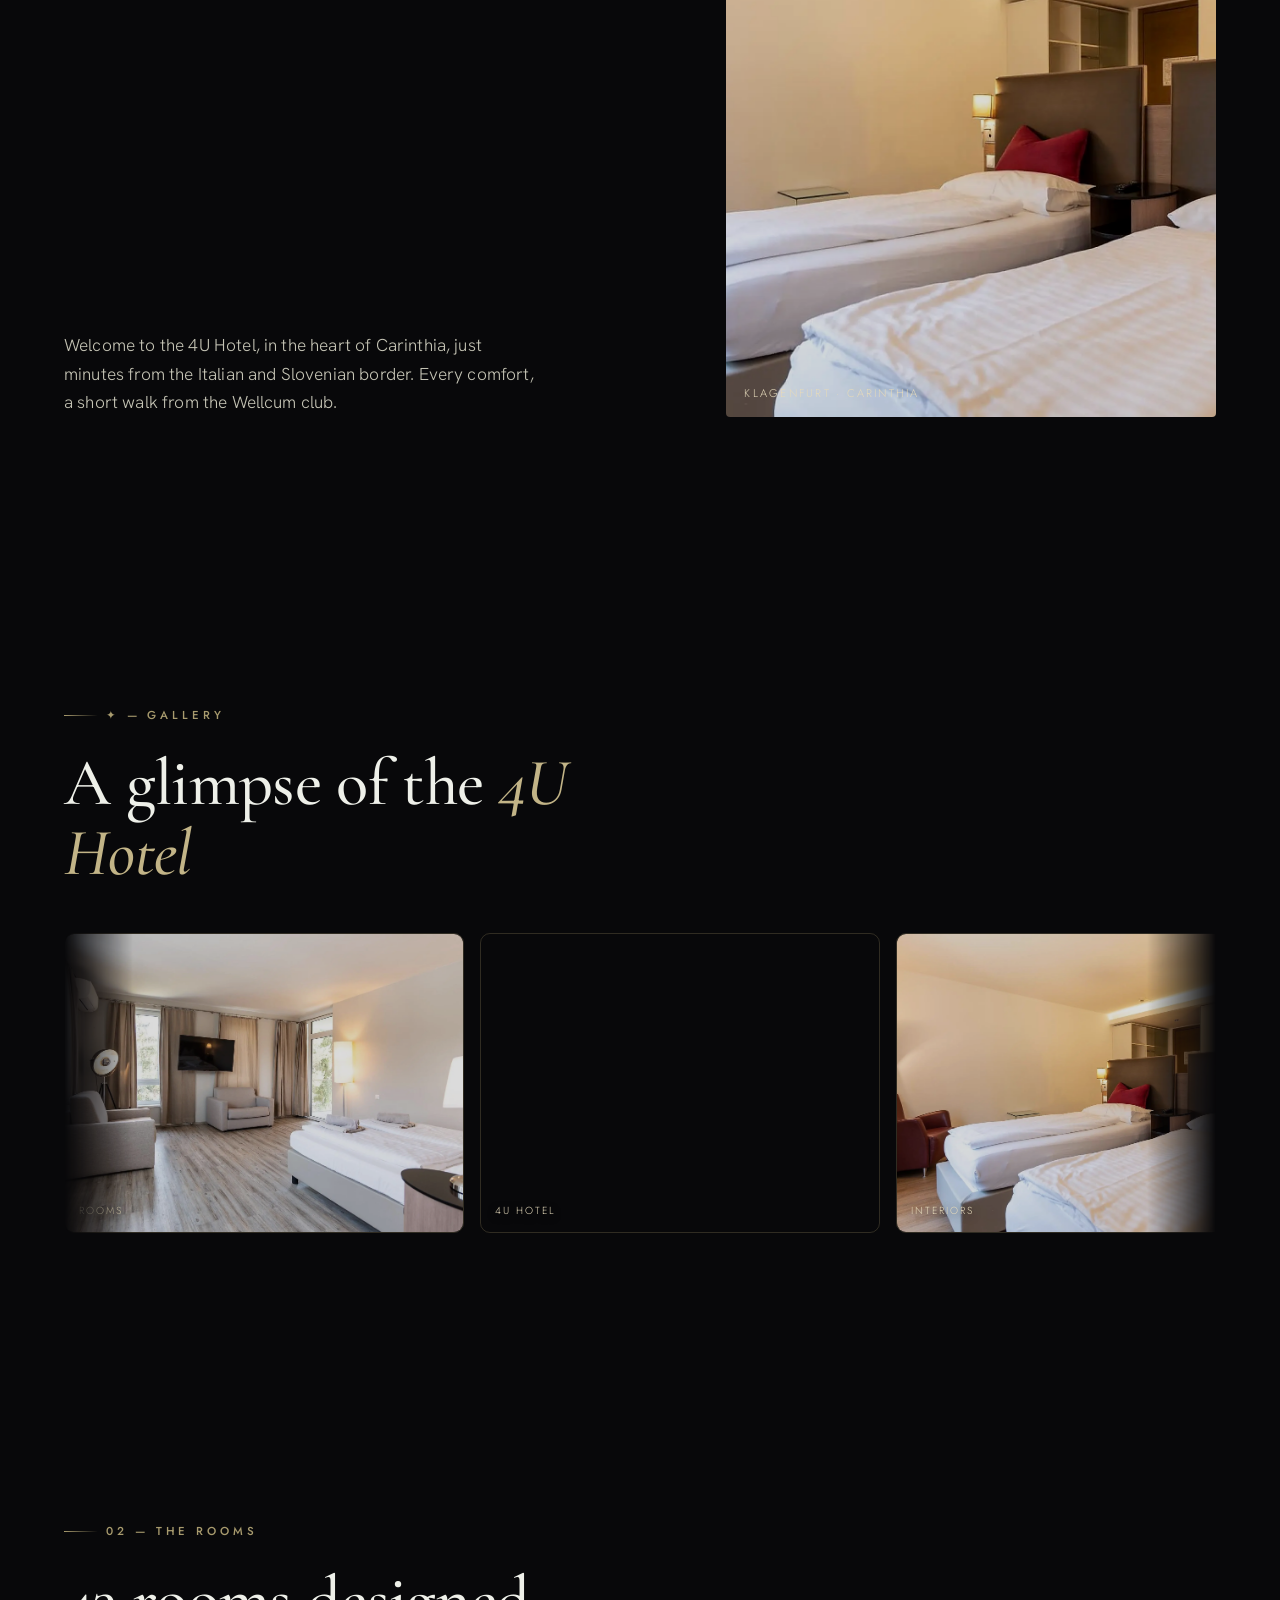
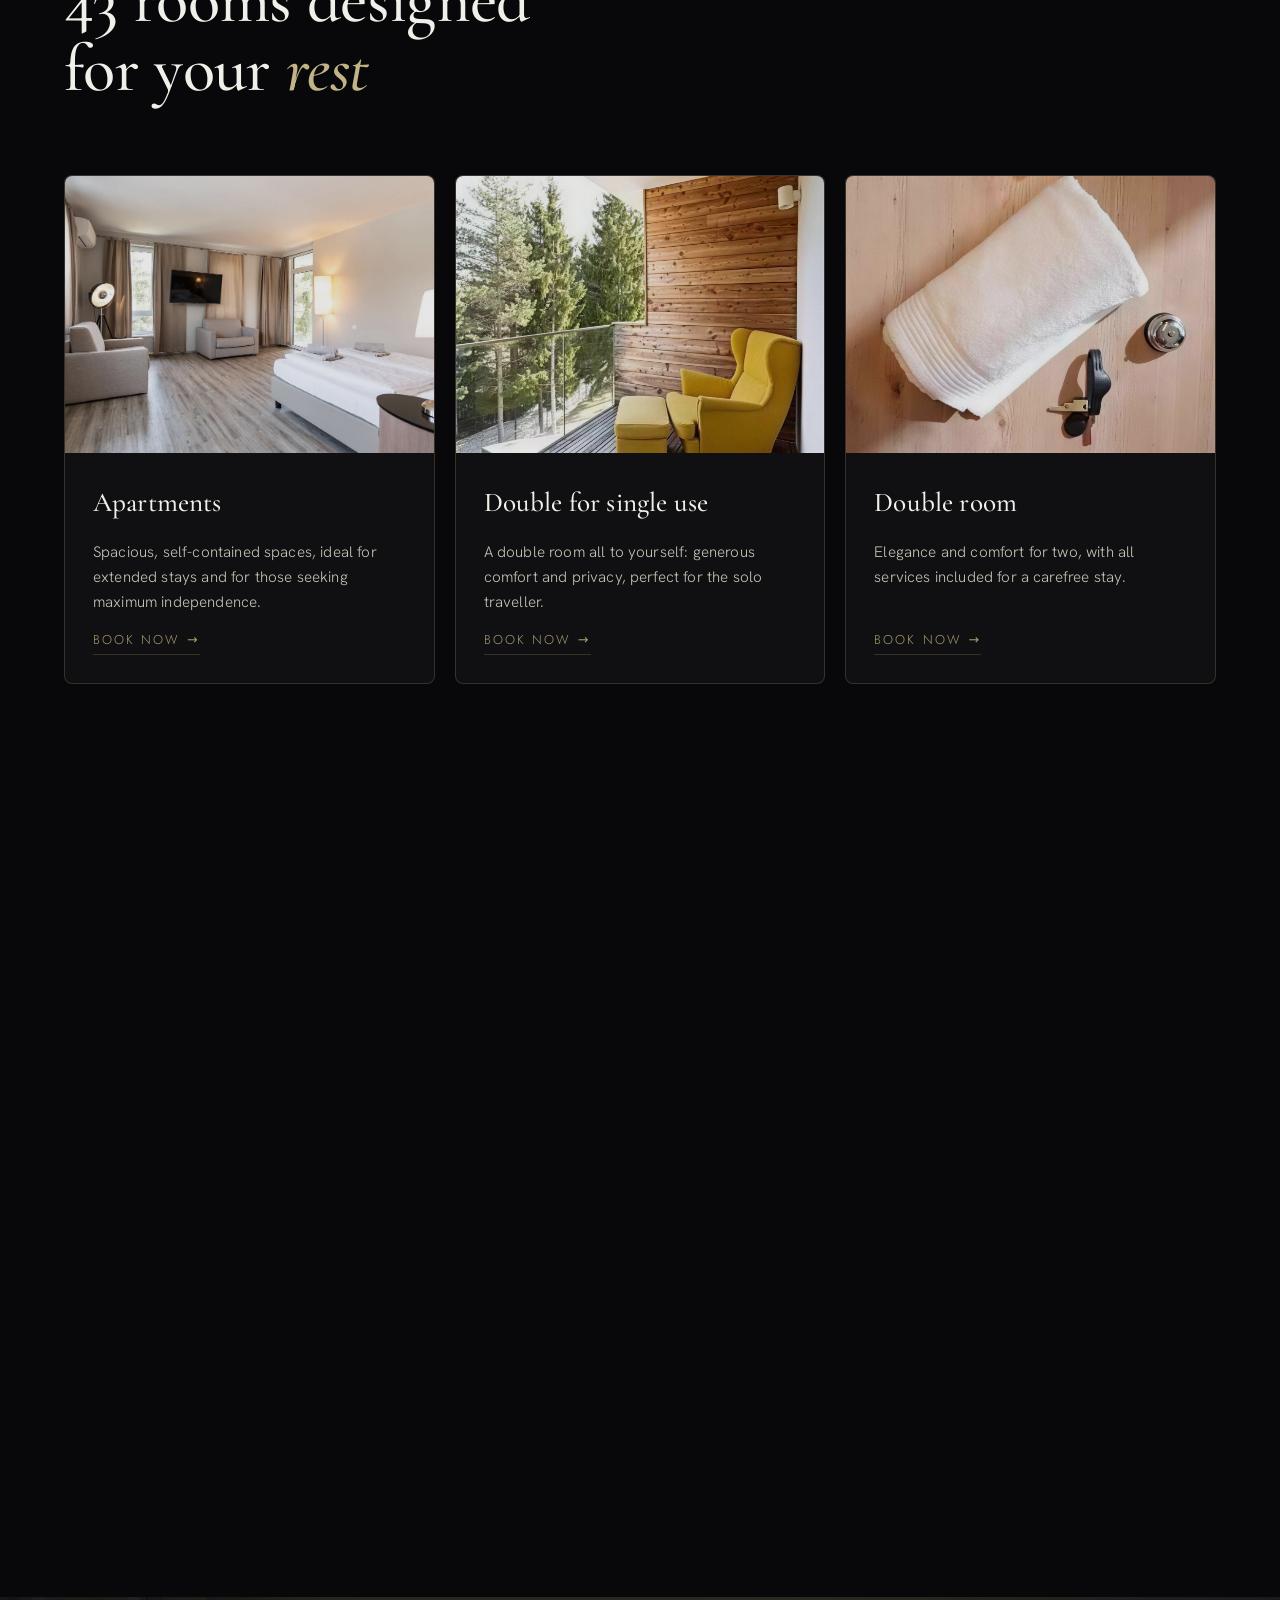
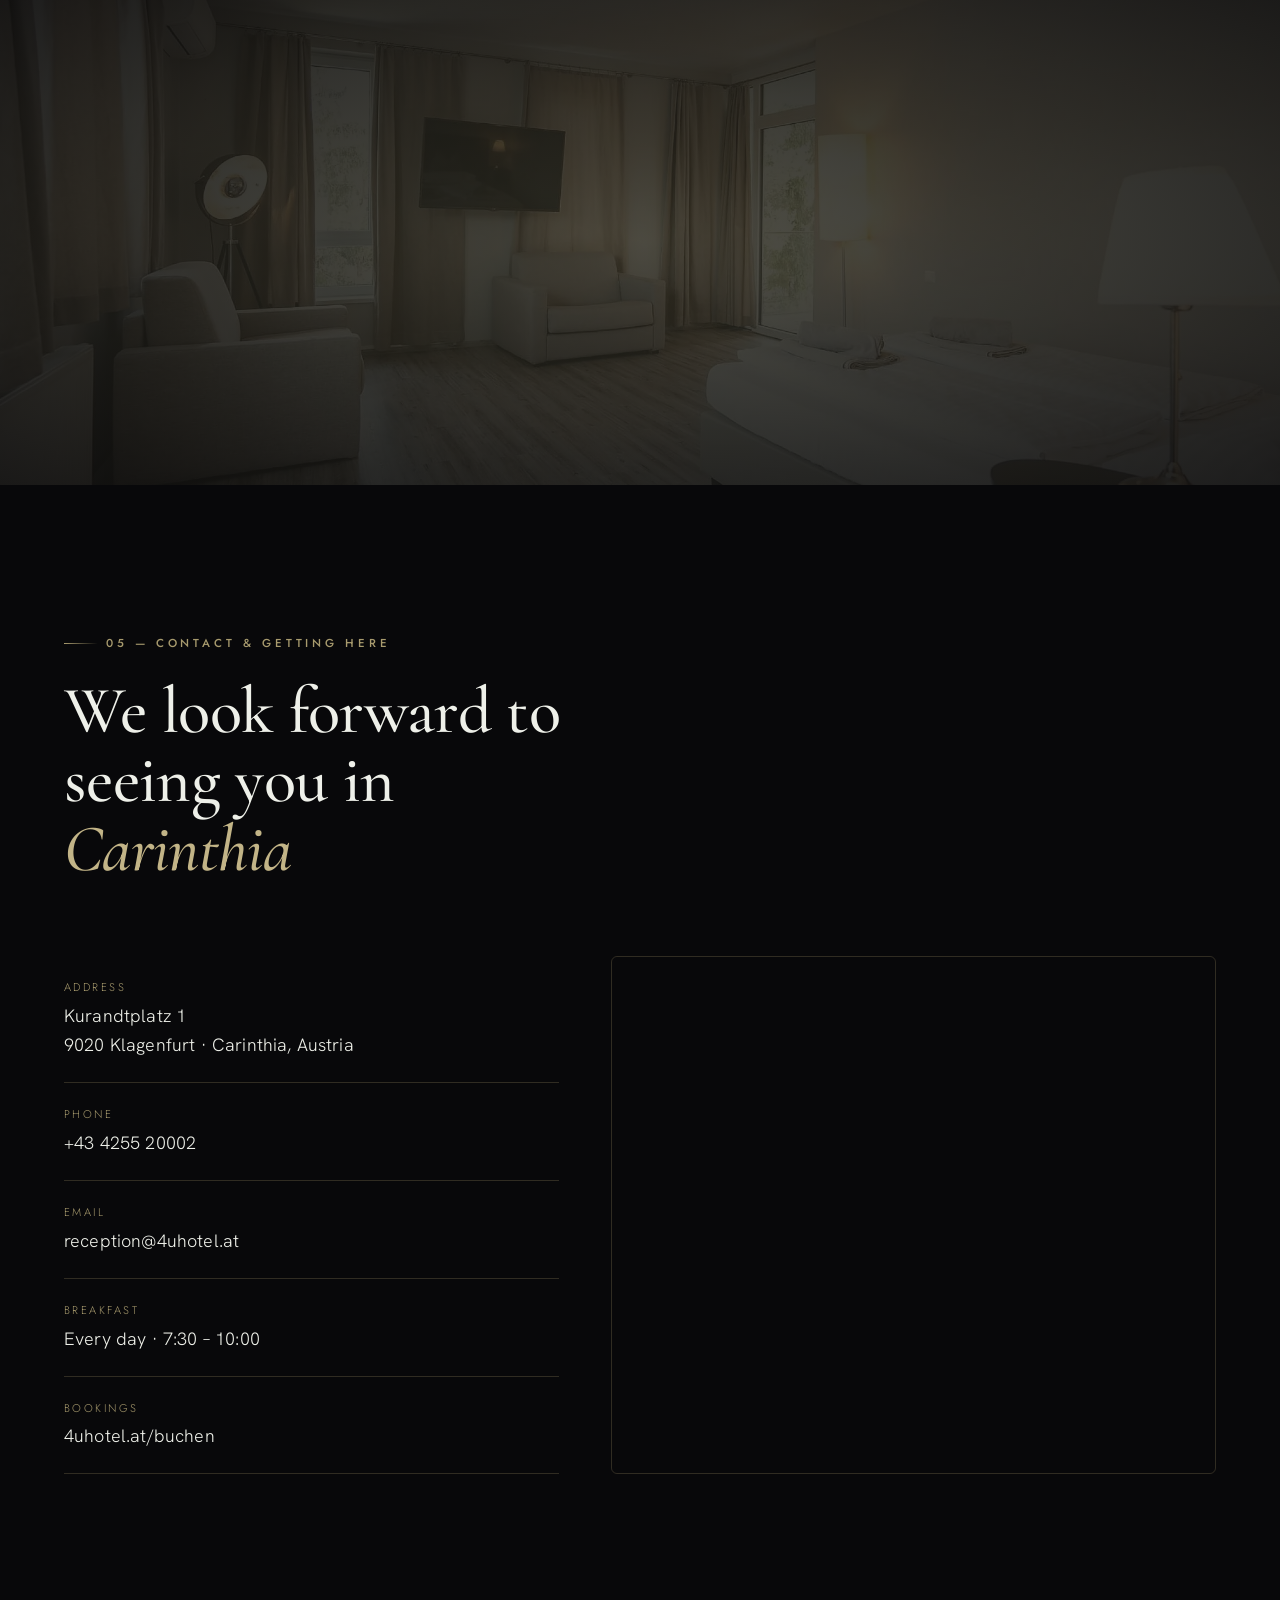
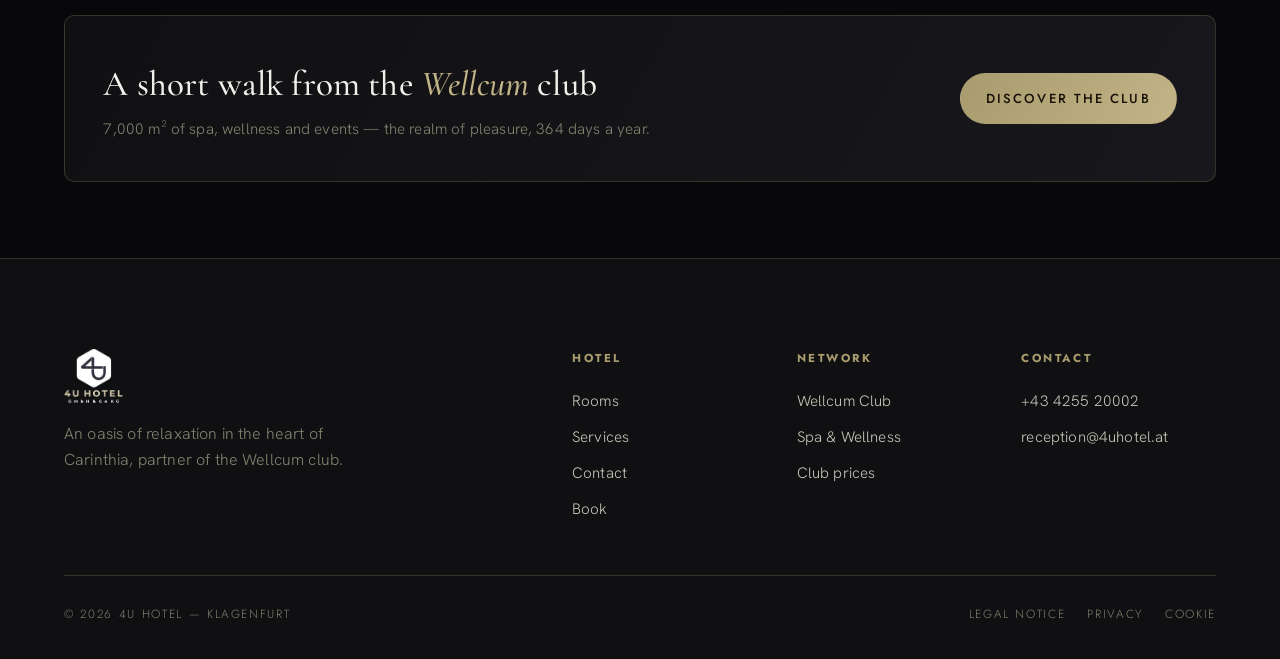
<file: en/hotel.html>
<!DOCTYPE html>
<html lang="en">
<head>
<meta charset="UTF-8" />
<meta name="viewport" content="width=device-width, initial-scale=1.0" />
<title>4U Hotel — An oasis of relaxation in Carinthia · Austria</title>
<meta name="description" content="4U Hotel in the heart of Carinthia, just minutes from the Italian and Slovenian border. 43 rooms, buffet breakfast, restaurant, 24h parking. Partner of the Wellcum club." />
<link rel="icon" type="image/webp" href="../assets/hotel/cropped-Logo-scroll-270x270.webp" />
<link rel="preconnect" href="https://fonts.googleapis.com" />
<link rel="preconnect" href="https://fonts.gstatic.com" crossorigin />
<link href="https://fonts.googleapis.com/css2?family=Cormorant+Garamond:ital,wght@0,400;0,500;0,600;0,700;1,400;1,500;1,600&family=Jost:wght@300;400;500;600&family=Hanken+Grotesk:wght@300;400;500;600&display=swap" rel="stylesheet" />
<link rel="stylesheet" href="../css/styles.css" />
</head>
<body class="theme-hotel">

<div class="grain" aria-hidden="true"></div>
<div class="progress" id="progress" aria-hidden="true"></div>
<div class="cursor" aria-hidden="true"></div>
<div class="cursor-dot" aria-hidden="true"></div>

<!-- ░░ PRELOADER ░░ -->
<div class="preloader" id="preloader" aria-hidden="true">
  <div class="preloader__mark">4U</div>
  <div class="preloader__bar"><span></span></div>
</div>

<!-- ░░ NAV ░░ -->
<header class="nav" id="nav">
  <a href="#top" class="nav__logo" aria-label="4U Hotel — Home">
    <img src="../assets/hotel/Logo-negativ.webp" alt="4U Hotel" />
  </a>
  <nav class="nav__links" id="navLinks">
    <a href="#benvenuti">Hotel</a>
    <a href="#camere">Rooms</a>
    <a href="#servizi">Services</a>
    <a href="#contatti">Contact</a>
    <a href="index.html">Wellcum Club</a>
  </nav>
  <div class="nav__right">
    <div class="nav__lang" aria-label="Lingua">
      <a href="../hotel.html">IT</a><span>/</span><a class="is-active" href="../en/hotel.html">EN</a><span>/</span><a href="../de/hotel.html">DE</a>
    </div>
    <a href="https://4uhotel.at/buchen/" target="_blank" rel="noopener" class="btn btn--gold btn--sm" data-magnetic>Book</a>
    <button class="nav__burger" id="burger" aria-label="Menu" aria-expanded="false"><span></span><span></span></button>
  </div>
</header>

<main id="top">

  <!-- ░░ HERO (opening video kept) ░░ -->
  <section class="hero" id="hero">
    <video class="hero__video" id="heroVideo" autoplay muted loop playsinline preload="auto" poster="../assets/hotel/DSC03410.webp">
      <source src="https://vstr.wellcum.at/prova.mp4" type="video/mp4" />
    </video>
    <div class="hero__veil" aria-hidden="true"></div>
    <div class="hero__content">
      <p class="eyebrow reveal" data-reveal>4U Hotel · Carinthia · Austria</p>
      <h1 class="hero__title">
        <span class="line" data-reveal><span>An oasis of <em>relaxation</em></span></span>
        <span class="line" data-reveal><span>in Carinthia</span></span>
      </h1>
      <p class="hero__sub reveal" data-reveal>In the heart of Carinthia, just minutes from the Italian and Slovenian border. Every comfort, a step away from the Wellcum club.</p>
      <div class="hero__cta reveal" data-reveal>
        <a href="https://4uhotel.at/buchen/" target="_blank" rel="noopener" class="btn btn--gold" data-magnetic>Book now</a>
        <a href="#camere" class="btn btn--ghost" data-magnetic>The rooms</a>
      </div>
    </div>
    <div class="hero__stats" data-reveal>
      <div class="stat"><span class="stat__num" data-count="43" data-suffix="">0</span><span class="stat__label">rooms</span></div>
      <div class="stat"><span class="stat__num" data-count="2" data-suffix="">0</span><span class="stat__label">EV chargers</span></div>
      <div class="stat"><span class="stat__num" data-count="24" data-suffix="h">0</span><span class="stat__label">parking</span></div>
      <div class="stat"><span class="stat__num" data-count="0" data-suffix="€">0</span><span class="stat__label">WiFi included</span></div>
    </div>
    <a class="hero__scroll" href="#benvenuti" aria-label="Scroll"><span></span>scroll</a>
  </section>

  <!-- ░░ BENVENUTI ░░ -->
  <section class="section" id="benvenuti">
    <div class="section__head">
      <p class="eyebrow" data-reveal>01 — Welcome</p>
      <h2 class="section__title" data-reveal>The best you could <em>wish for</em> in Carinthia</h2>
    </div>
    <div class="club__grid">
      <div class="club__lead" data-reveal>
        <p>Welcome to the 4U Hotel, in the heart of Carinthia, just minutes from the Italian and Slovenian border. Every comfort, a short walk from the Wellcum club.</p>
      </div>
      <figure class="club__media" data-reveal data-parallax>
        <img src="../assets/hotel/DSC03384.webp" alt="Interiors of the 4U Hotel" loading="lazy" />
        <figcaption>Klagenfurt · Carinthia</figcaption>
      </figure>
    </div>
  </section>

  <!-- ░░ GALLERIA (foto & video scorrevoli) ░░ -->
  <section class="section gallery" id="galleria">
    <div class="section__head">
      <p class="eyebrow" data-reveal>✦ — Gallery</p>
      <h2 class="section__title" data-reveal>A glimpse of the <em>4U Hotel</em></h2>
    </div>
    <div class="mediarail" data-reveal>
      <div class="mediarail__track">
        <figure class="mediatile"><img src="../assets/hotel/DSC03410.webp" alt="Room at the 4U Hotel" loading="lazy" /><figcaption class="mediatile__tag">Rooms</figcaption></figure>
        <figure class="mediatile"><video src="https://vstr.wellcum.at/prova.mp4" autoplay muted loop playsinline preload="metadata"></video><figcaption class="mediatile__tag">4U Hotel</figcaption></figure>
        <figure class="mediatile"><img src="../assets/hotel/DSC03384.webp" alt="Interiors" loading="lazy" /><figcaption class="mediatile__tag">Interiors</figcaption></figure>
        <figure class="mediatile"><img src="../assets/hotel/DSC03385.webp" alt="Details" loading="lazy" /><figcaption class="mediatile__tag">Details</figcaption></figure>
        <figure class="mediatile"><img src="../assets/hotel/DSC03403.webp" alt="Comfort" loading="lazy" /><figcaption class="mediatile__tag">Comfort</figcaption></figure>
        <figure class="mediatile"><img src="../assets/hotel/DSC05855.webp" alt="Suite" loading="lazy" /><figcaption class="mediatile__tag">Suite</figcaption></figure>
        <!-- duplicato per loop continuo -->
        <figure class="mediatile" aria-hidden="true"><img src="../assets/hotel/DSC03410.webp" alt="" loading="lazy" /><figcaption class="mediatile__tag">Rooms</figcaption></figure>
        <figure class="mediatile" aria-hidden="true"><video src="https://vstr.wellcum.at/prova.mp4" autoplay muted loop playsinline preload="metadata"></video><figcaption class="mediatile__tag">4U Hotel</figcaption></figure>
        <figure class="mediatile" aria-hidden="true"><img src="../assets/hotel/DSC03384.webp" alt="" loading="lazy" /><figcaption class="mediatile__tag">Interiors</figcaption></figure>
        <figure class="mediatile" aria-hidden="true"><img src="../assets/hotel/DSC03385.webp" alt="" loading="lazy" /><figcaption class="mediatile__tag">Details</figcaption></figure>
        <figure class="mediatile" aria-hidden="true"><img src="../assets/hotel/DSC03403.webp" alt="" loading="lazy" /><figcaption class="mediatile__tag">Comfort</figcaption></figure>
        <figure class="mediatile" aria-hidden="true"><img src="../assets/hotel/DSC05855.webp" alt="" loading="lazy" /><figcaption class="mediatile__tag">Suite</figcaption></figure>
      </div>
    </div>
  </section>

  <!-- ░░ CAMERE ░░ -->
  <section class="section" id="camere">
    <div class="section__head">
      <p class="eyebrow" data-reveal>02 — The rooms</p>
      <h2 class="section__title" data-reveal>43 rooms designed for your <em>rest</em></h2>
    </div>
    <div class="rooms">
      <article class="room" data-reveal>
        <img class="room__img" src="../assets/hotel/DSC03410.webp" alt="Apartment" loading="lazy" />
        <div class="room__body">
          <h3>Apartments</h3>
          <p>Spacious, self-contained spaces, ideal for extended stays and for those seeking maximum independence.</p>
          <a href="https://4uhotel.at/buchen/" target="_blank" rel="noopener" class="link-arrow">Book now</a>
        </div>
      </article>
      <article class="room" data-reveal>
        <img class="room__img" src="../assets/hotel/DSC03403.webp" alt="Double room for single use" loading="lazy" />
        <div class="room__body">
          <h3>Double for single use</h3>
          <p>A double room all to yourself: generous comfort and privacy, perfect for the solo traveller.</p>
          <a href="https://4uhotel.at/buchen/" target="_blank" rel="noopener" class="link-arrow">Book now</a>
        </div>
      </article>
      <article class="room" data-reveal>
        <img class="room__img" src="../assets/hotel/DSC05855.webp" alt="Double room" loading="lazy" />
        <div class="room__body">
          <h3>Double room</h3>
          <p>Elegance and comfort for two, with all services included for a carefree stay.</p>
          <a href="https://4uhotel.at/buchen/" target="_blank" rel="noopener" class="link-arrow">Book now</a>
        </div>
      </article>
    </div>
  </section>

  <!-- ░░ SERVIZI ░░ -->
  <section class="section" id="servizi">
    <div class="section__head">
      <p class="eyebrow" data-reveal>03 — Services</p>
      <h2 class="section__title" data-reveal>All included, for your <em>comfort</em></h2>
    </div>
    <div class="amen" data-reveal>
      <div class="amen__item">
        <svg class="amen__ico" viewBox="0 0 24 24" fill="none" stroke="currentColor" stroke-width="1.4" stroke-linecap="round" stroke-linejoin="round"><path d="M4 8h13v5a4 4 0 0 1-4 4H8a4 4 0 0 1-4-4V8Z"/><path d="M17 9h2a2 2 0 0 1 0 4h-2"/><path d="M7 3v2M11 3v2"/></svg>
        <h4>Buffet breakfast</h4>
        <p>Every day from 7:30 to 10:00, sweet and savoury.</p>
      </div>
      <div class="amen__item">
        <svg class="amen__ico" viewBox="0 0 24 24" fill="none" stroke="currentColor" stroke-width="1.4" stroke-linecap="round" stroke-linejoin="round"><rect x="3" y="3" width="18" height="18" rx="3"/><path d="M9 17V8h3.5a2.5 2.5 0 0 1 0 5H9"/></svg>
        <h4>24h parking</h4>
        <p>Enough spaces for everyone, with 2 electric charging stations.</p>
      </div>
      <div class="amen__item">
        <svg class="amen__ico" viewBox="0 0 24 24" fill="none" stroke="currentColor" stroke-width="1.4" stroke-linecap="round" stroke-linejoin="round"><path d="M5 3v8a2 2 0 0 0 4 0V3M7 11v10"/><path d="M16 3c-1.5 0-2.5 1.5-2.5 4.5S14.5 12 16 12v9"/></svg>
        <h4>Restaurant</h4>
        <p>Buffet restaurant with a wide variety of dishes.</p>
      </div>
      <div class="amen__item">
        <svg class="amen__ico" viewBox="0 0 24 24" fill="none" stroke="currentColor" stroke-width="1.4" stroke-linecap="round" stroke-linejoin="round"><path d="M2 8.5a15 15 0 0 1 20 0M5 12a10 10 0 0 1 14 0M8.5 15.5a5 5 0 0 1 7 0"/><circle cx="12" cy="19" r="1"/></svg>
        <h4>Free WiFi</h4>
        <p>Fast internet throughout the property, included in the price.</p>
      </div>
    </div>
  </section>

  <!-- ░░ PRENOTA ░░ -->
  <section class="booking" id="prenota">
    <div class="booking__bg" style="background-image:url('../assets/hotel/DSC03410.webp')" aria-hidden="true"></div>
    <div class="booking__inner" data-reveal>
      <p class="eyebrow" style="justify-content:center" data-reveal>04 — Book</p>
      <h2>Book your stay</h2>
      <p>Check availability and rates in real time and secure your room at the 4U Hotel.</p>
      <a href="https://4uhotel.at/buchen/" target="_blank" rel="noopener" class="btn btn--gold" data-magnetic>Go to booking</a>
    </div>
  </section>

  <!-- ░░ CONTATTI ░░ -->
  <section class="section contatti" id="contatti">
    <div class="section__head">
      <p class="eyebrow" data-reveal>05 — Contact &amp; Getting here</p>
      <h2 class="section__title" data-reveal>We look forward to seeing you in <em>Carinthia</em></h2>
    </div>
    <div class="contatti__grid">
      <div class="contatti__info" data-reveal>
        <div class="cinfo"><span class="cinfo__k">Address</span><span class="cinfo__v">Kurandtplatz 1<br />9020 Klagenfurt · Carinthia, Austria</span></div>
        <div class="cinfo"><span class="cinfo__k">Phone</span><span class="cinfo__v"><a href="tel:+43425520002">+43 4255 20002</a></span></div>
        <div class="cinfo"><span class="cinfo__k">Email</span><span class="cinfo__v"><a href="mailto:reception@4uhotel.at">reception@4uhotel.at</a></span></div>
        <div class="cinfo"><span class="cinfo__k">Breakfast</span><span class="cinfo__v">Every day · 7:30 – 10:00</span></div>
        <div class="cinfo"><span class="cinfo__k">Bookings</span><span class="cinfo__v"><a href="https://4uhotel.at/buchen/" target="_blank" rel="noopener">4uhotel.at/buchen</a></span></div>
      </div>
      <div class="contatti__map" data-reveal>
        <iframe title="4U Hotel map" src="https://www.google.com/maps?q=Klagenfurt,%20K%C3%A4rnten,%20Austria&output=embed" loading="lazy" referrerpolicy="no-referrer-when-downgrade"></iframe>
      </div>
    </div>
  </section>

  <!-- ░░ BRIDGE → CLUB ░░ -->
  <section class="bridge" aria-label="Wellcum Club" style="padding-bottom:clamp(40px,6vw,80px);">
    <div class="bridge__inner" data-reveal>
      <div class="bridge__txt">
        <h3>A short walk from the <em>Wellcum</em> club</h3>
        <p>7,000 m² of spa, wellness and events — the realm of pleasure, 364 days a year.</p>
      </div>
      <a href="index.html" class="btn btn--gold" data-magnetic>Discover the club</a>
    </div>
  </section>

</main>

<!-- ░░ FOOTER ░░ -->
<footer class="footer">
  <div class="footer__top">
    <div class="footer__brand">
      <img src="../assets/hotel/Logo-negativ.webp" alt="4U Hotel" />
      <p>An oasis of relaxation in the heart of Carinthia, partner of the Wellcum club.</p>
    </div>
    <div class="footer__cols">
      <div>
        <h5>Hotel</h5>
        <a href="#camere">Rooms</a><a href="#servizi">Services</a><a href="#contatti">Contact</a><a href="https://4uhotel.at/buchen/" target="_blank" rel="noopener">Book</a>
      </div>
      <div>
        <h5>Network</h5>
        <a href="index.html">Wellcum Club</a><a href="index.html#spa">Spa &amp; Wellness</a><a href="index.html#prezzi">Club prices</a>
      </div>
      <div>
        <h5>Contact</h5>
        <a href="tel:+43425520002">+43 4255 20002</a><a href="mailto:reception@4uhotel.at">reception@4uhotel.at</a>
      </div>
    </div>
  </div>
  <div class="footer__bottom">
    <span>© <span id="year">2026</span> 4U HOTEL — KLAGENFURT</span>
    <div class="footer__legal"><a href="#">Legal notice</a><a href="#">Privacy</a><a href="#">Cookie</a></div>
  </div>
</footer>

<script src="../js/main.js"></script>
</body>
</html>
</file>
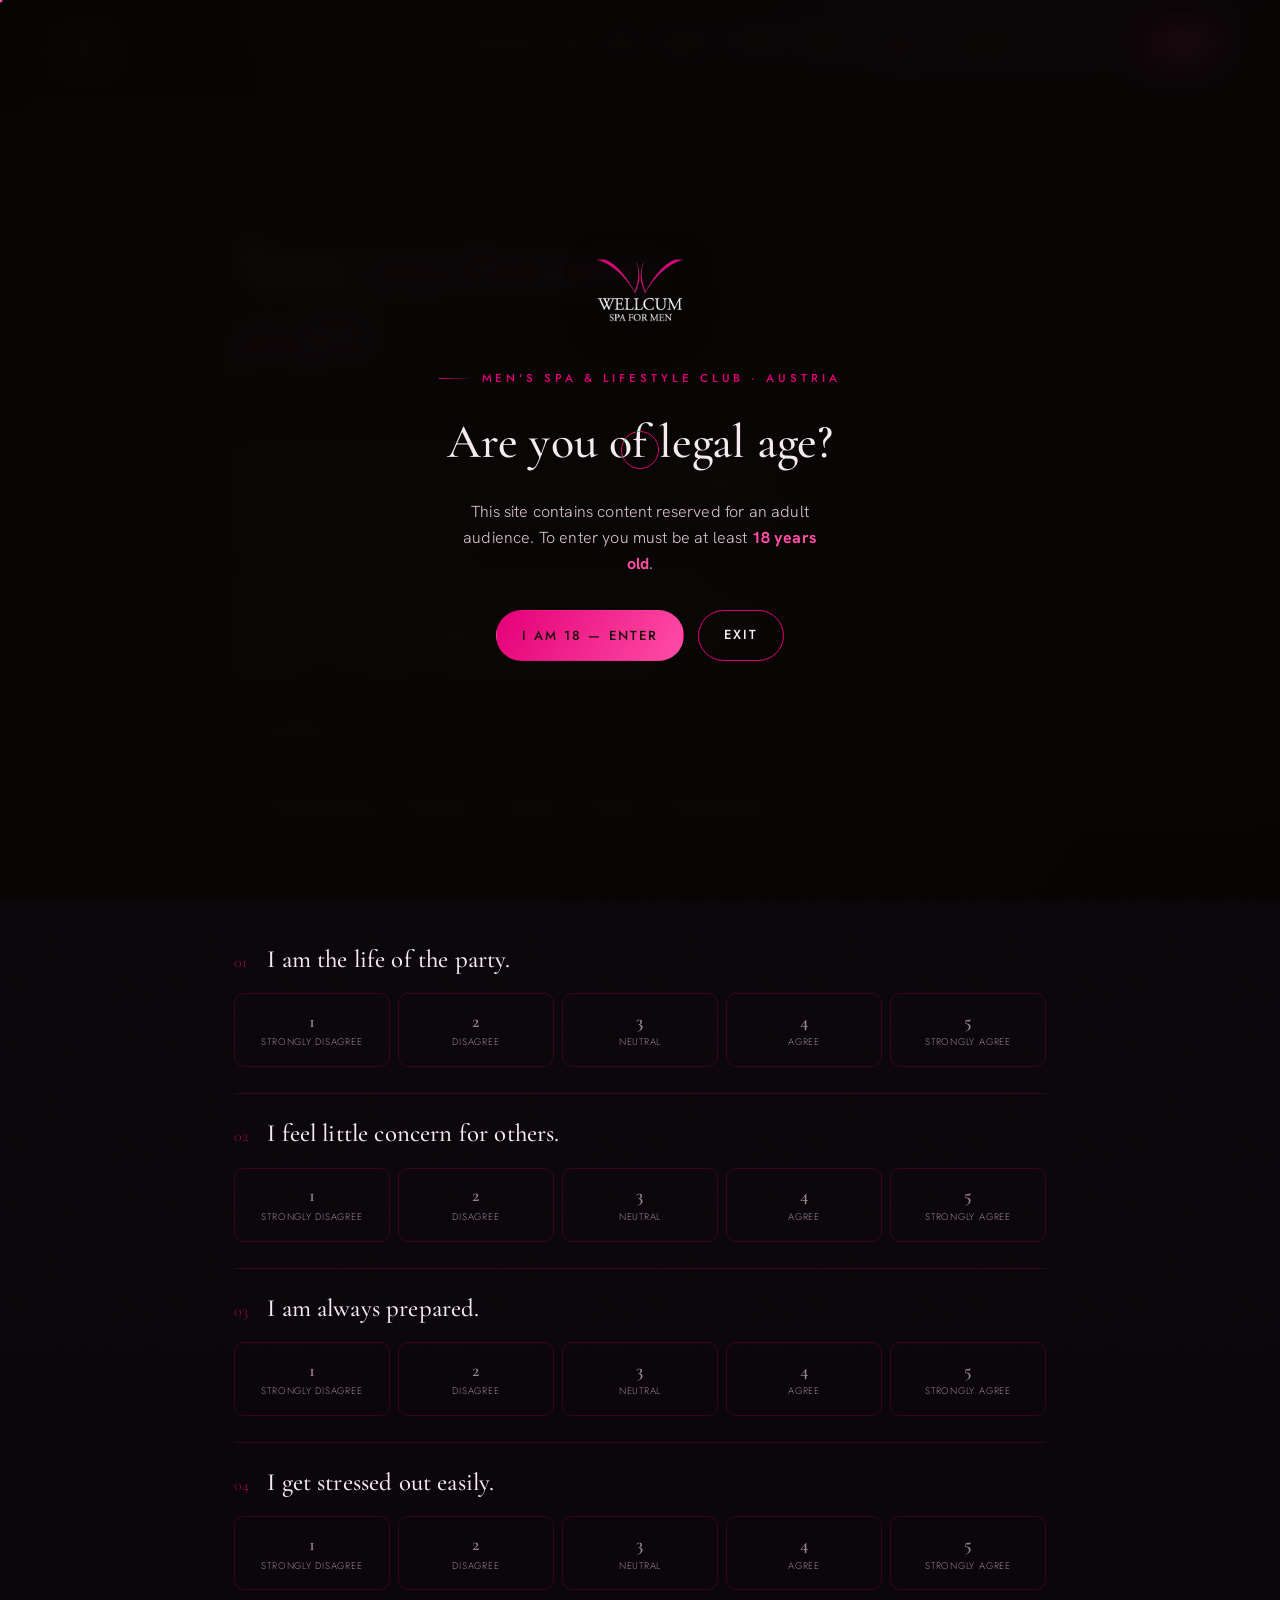
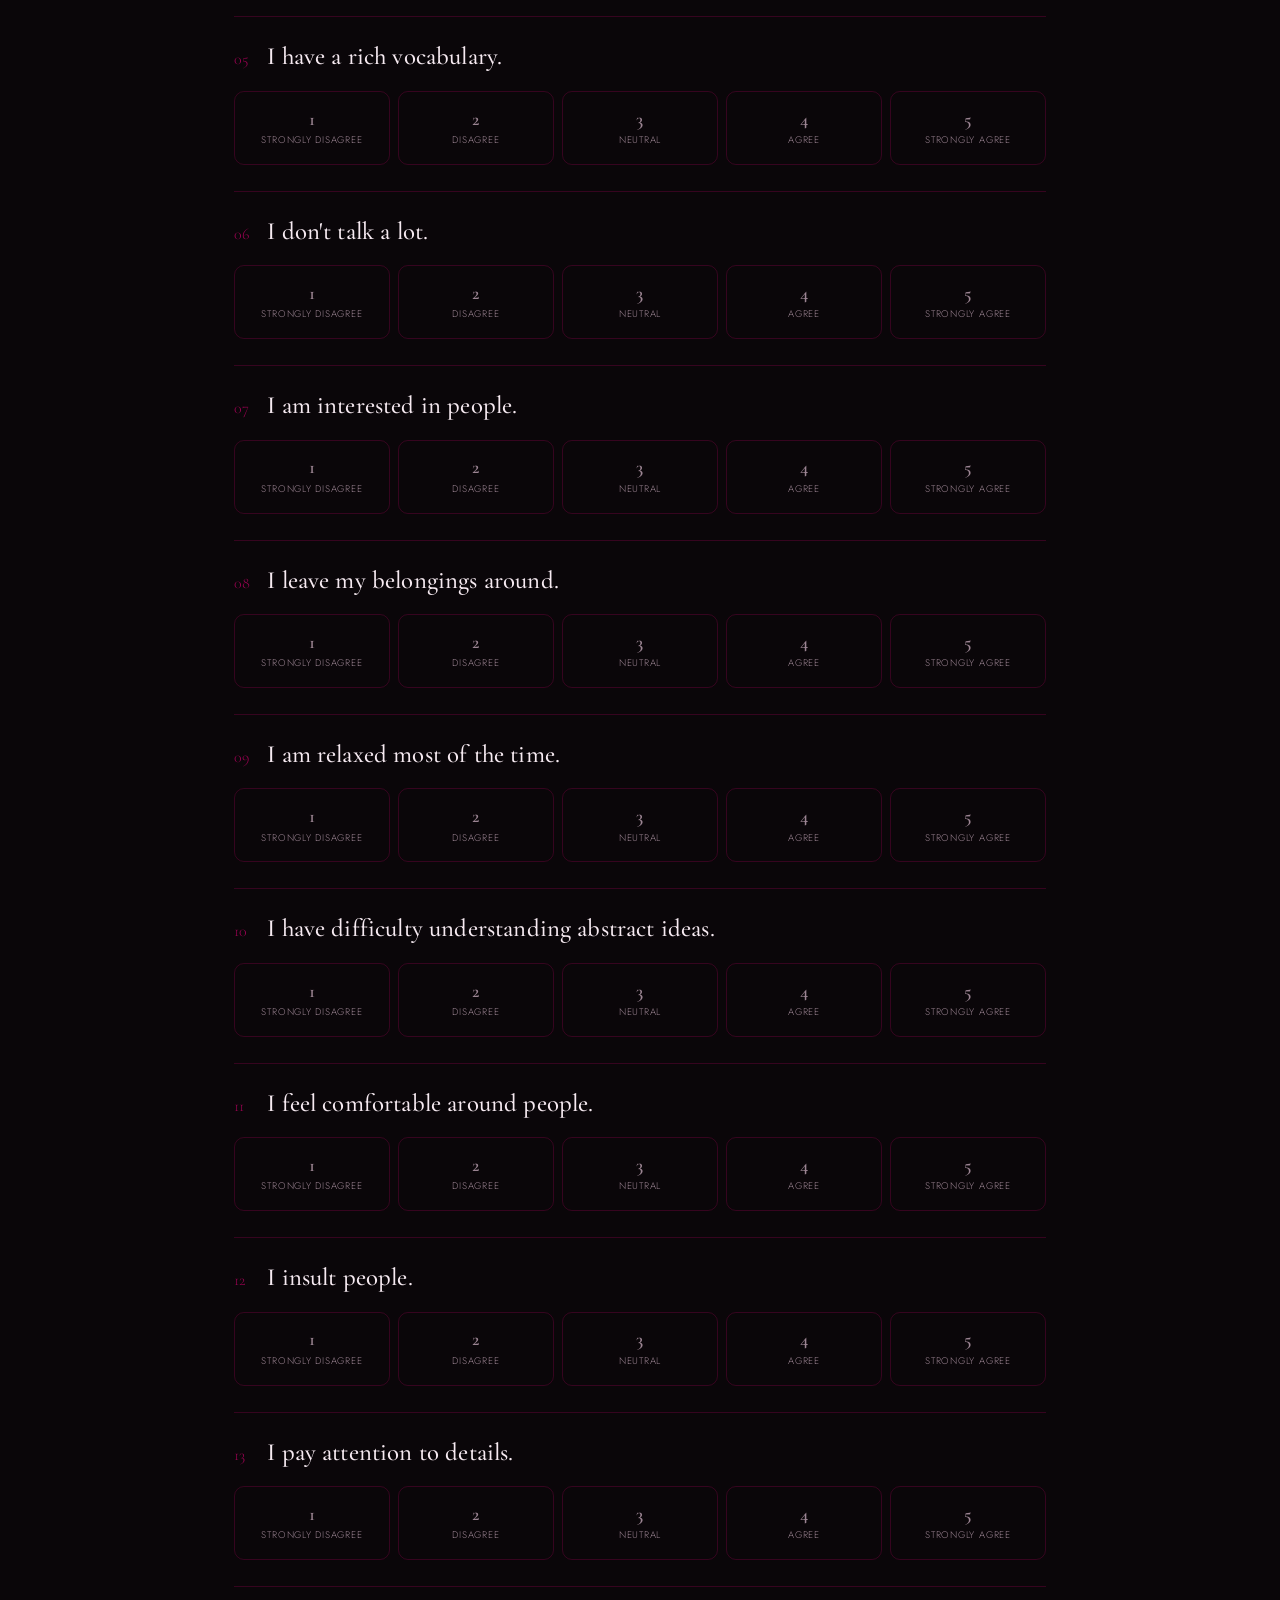
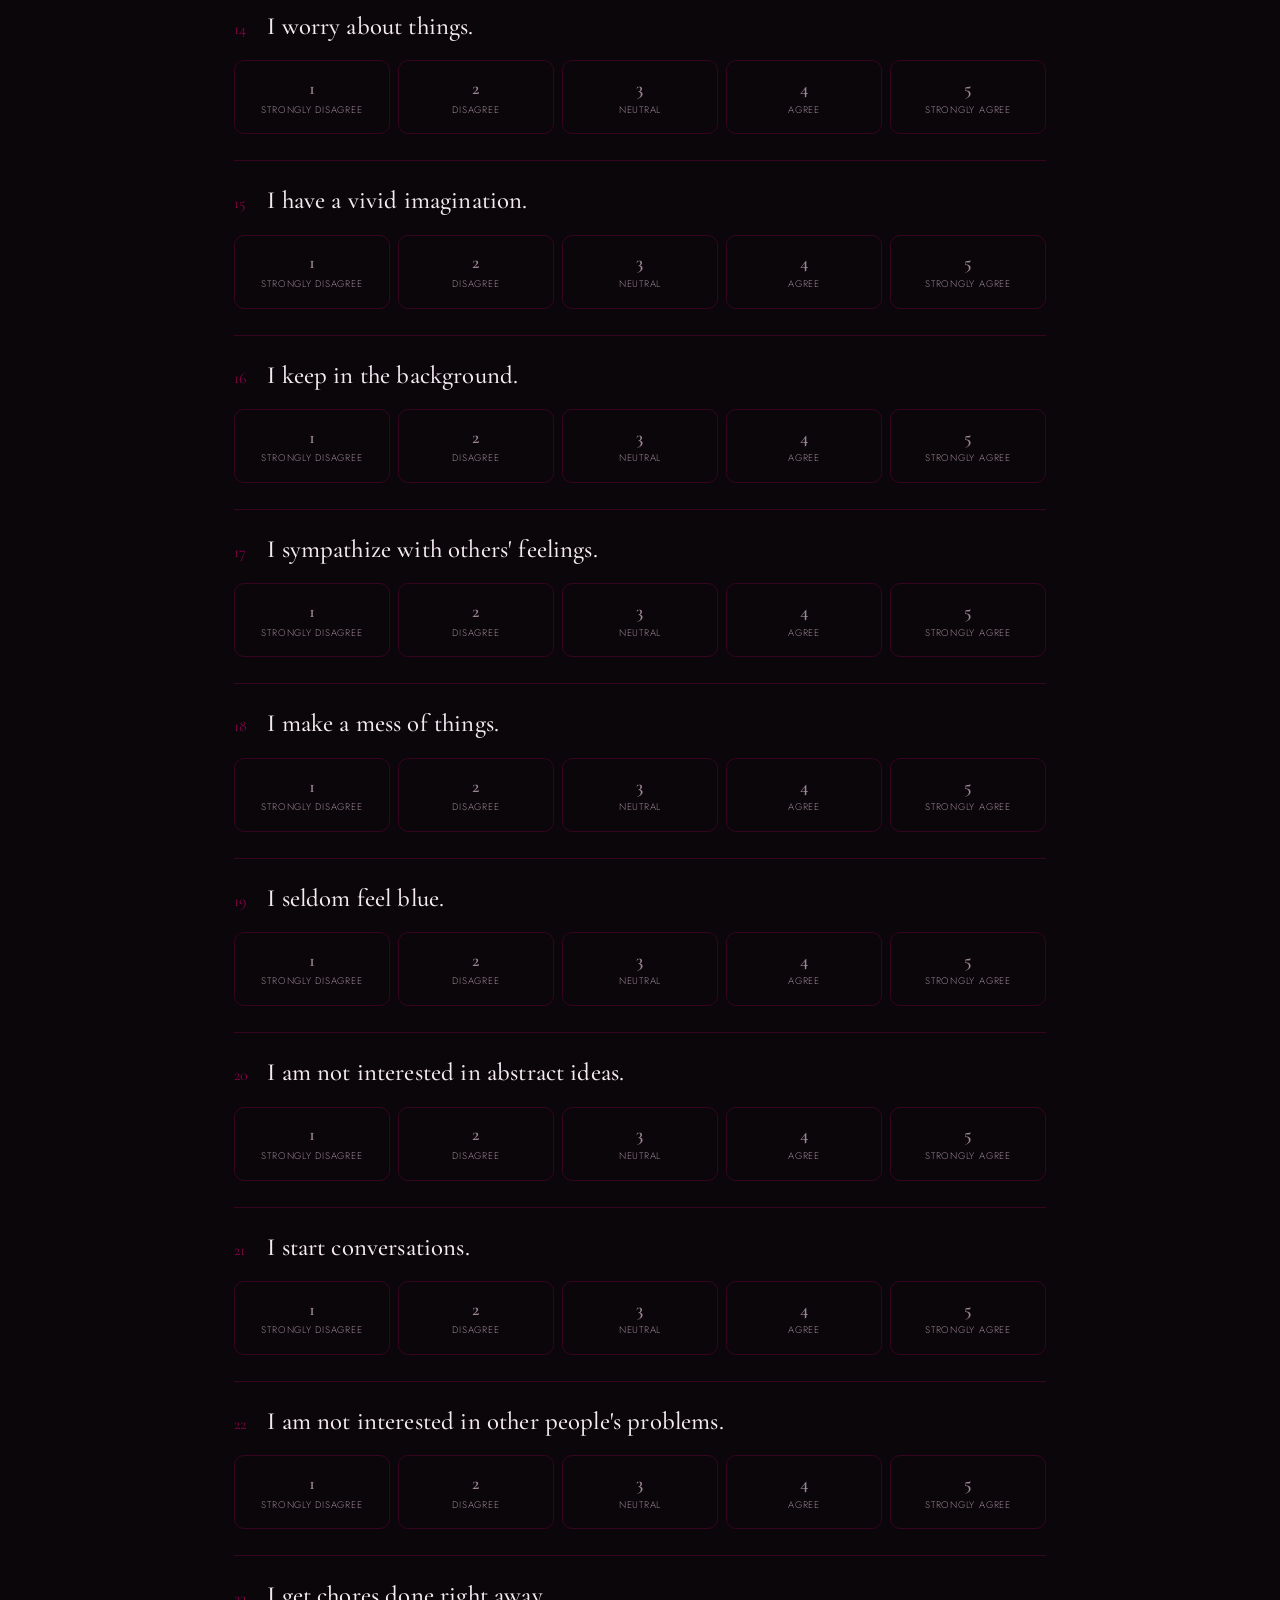
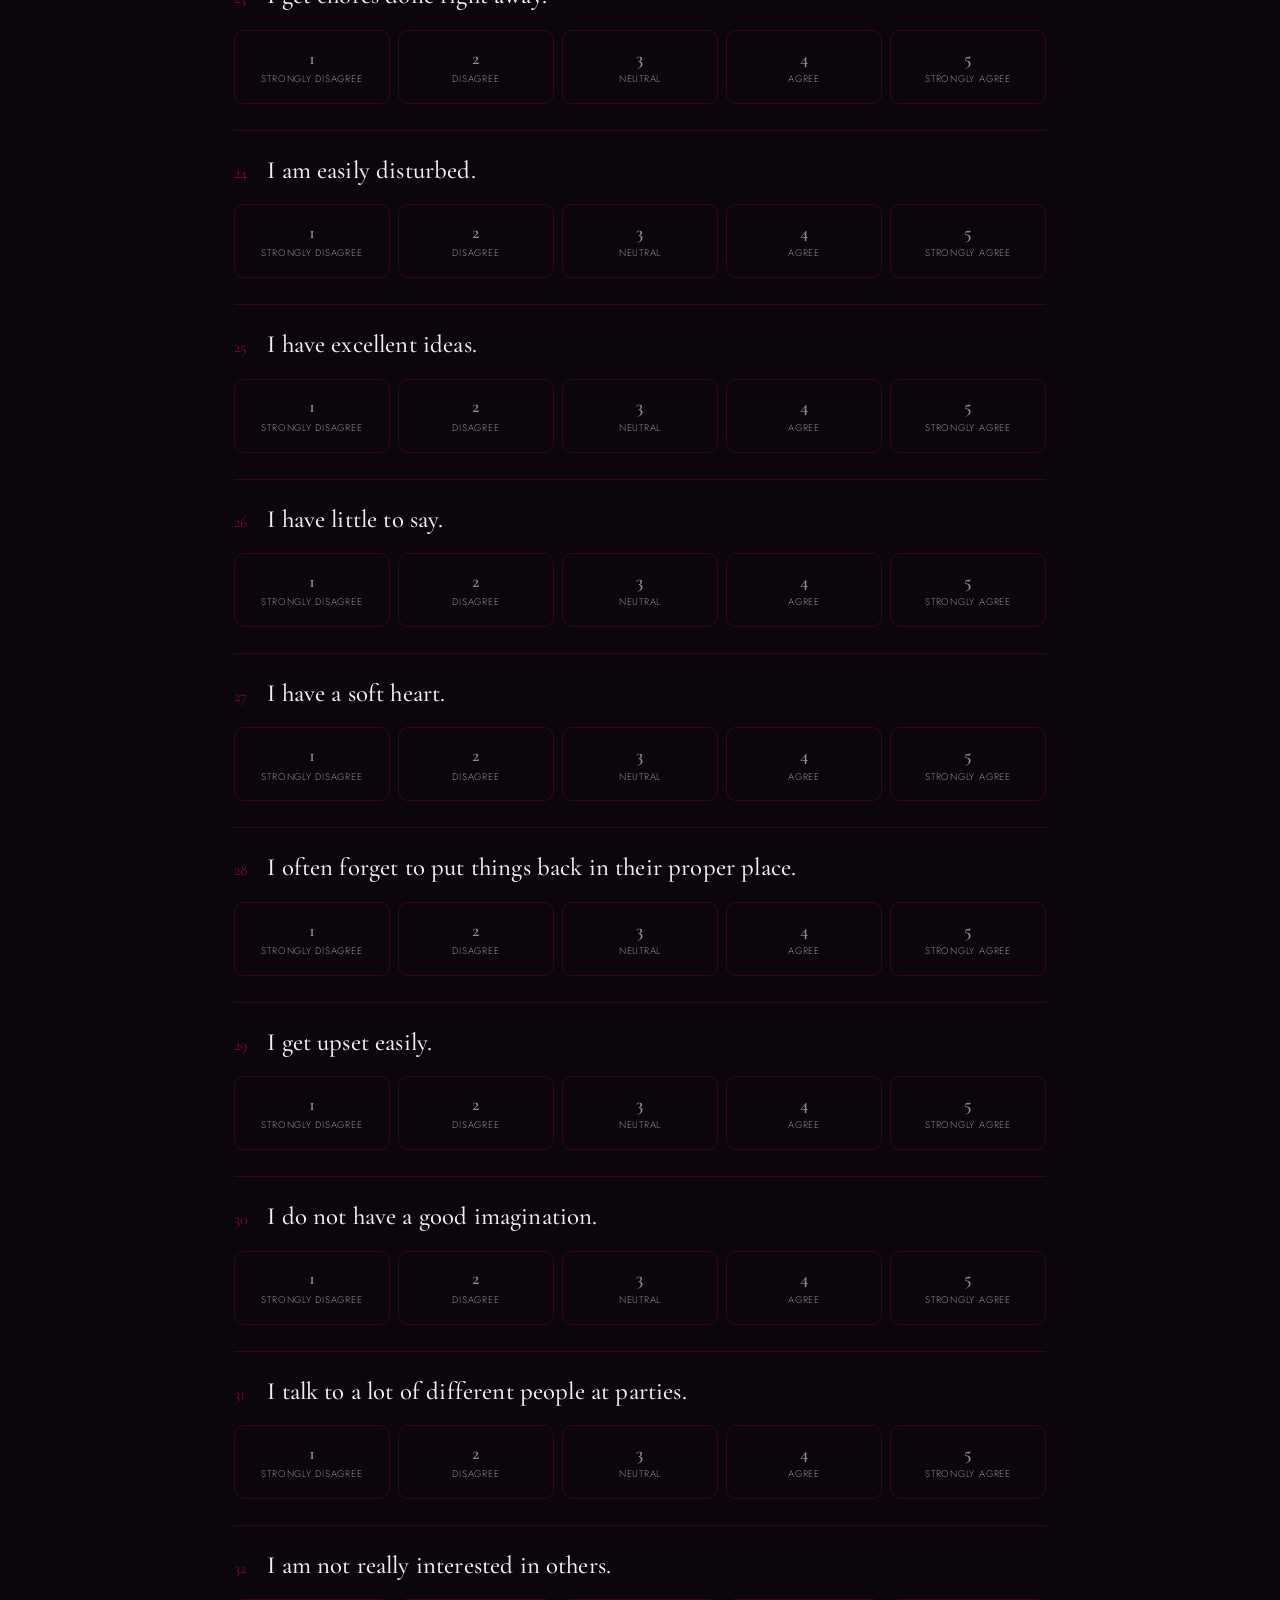
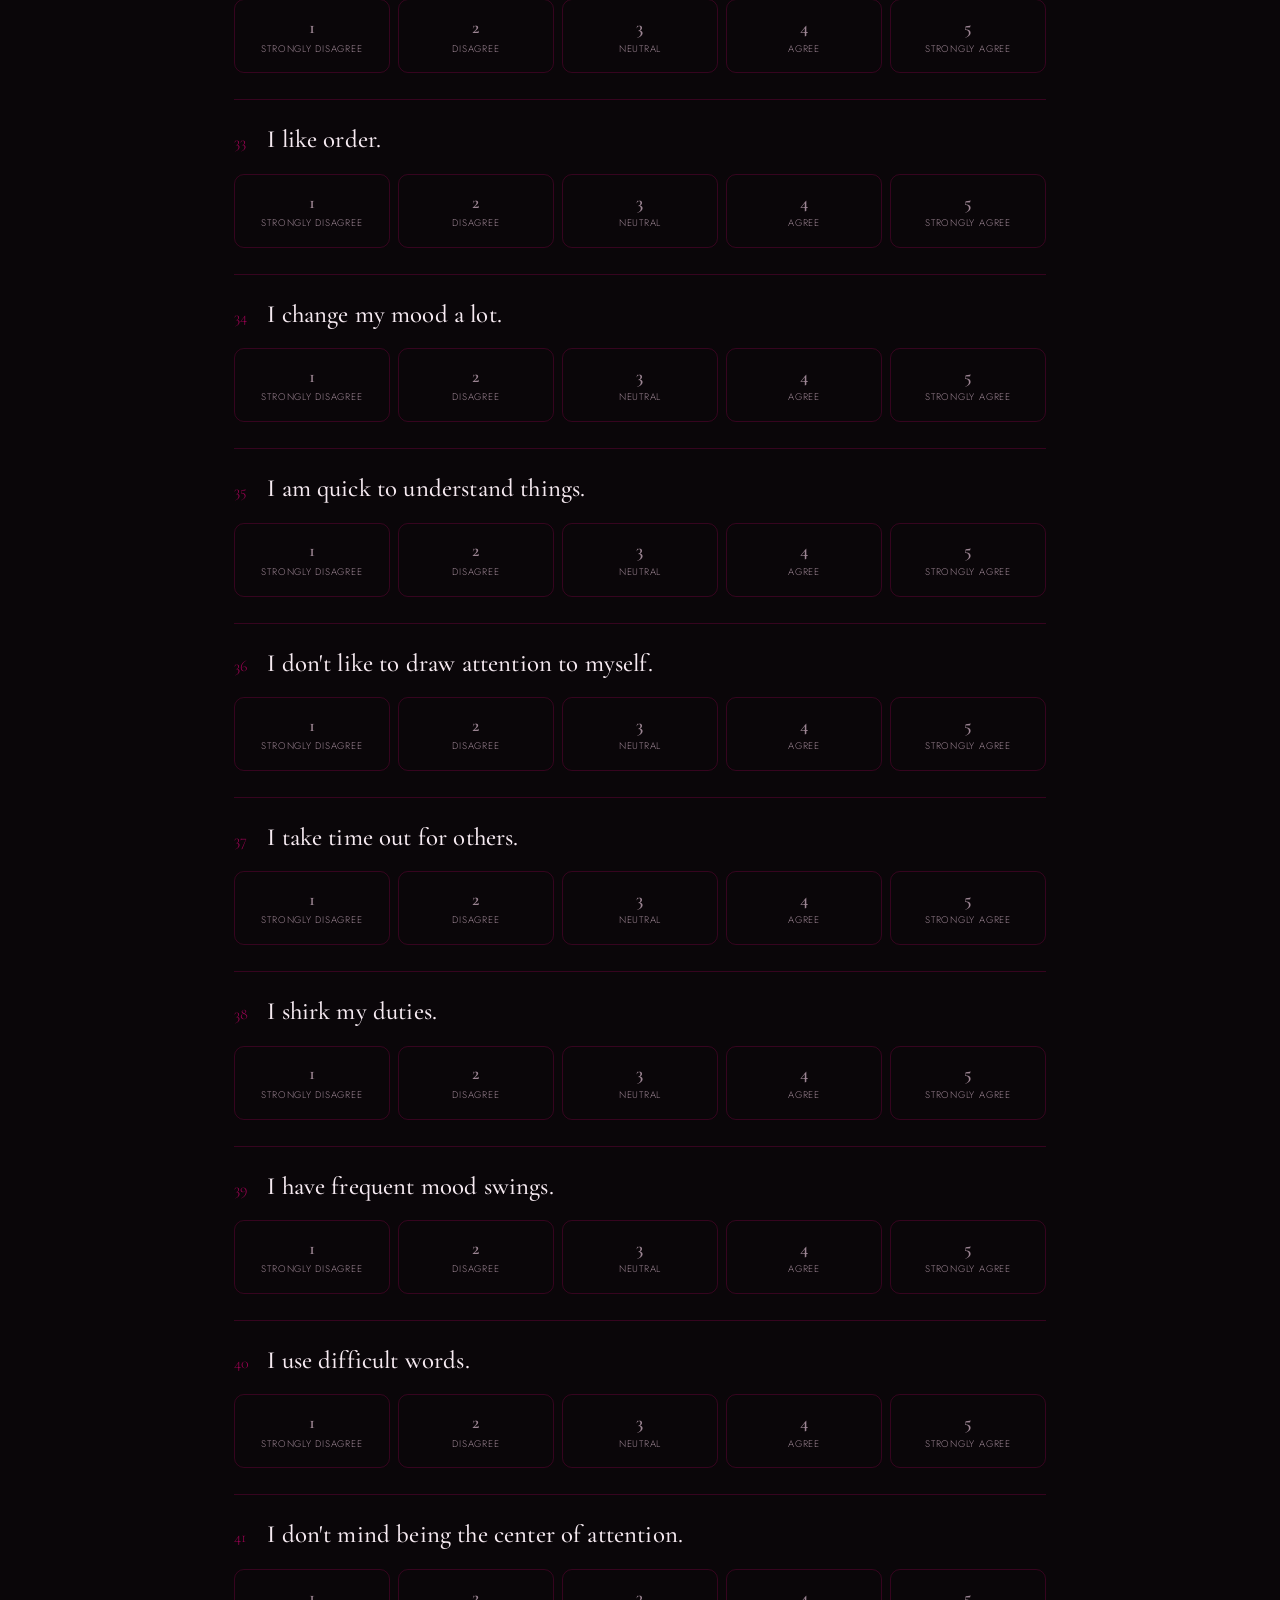
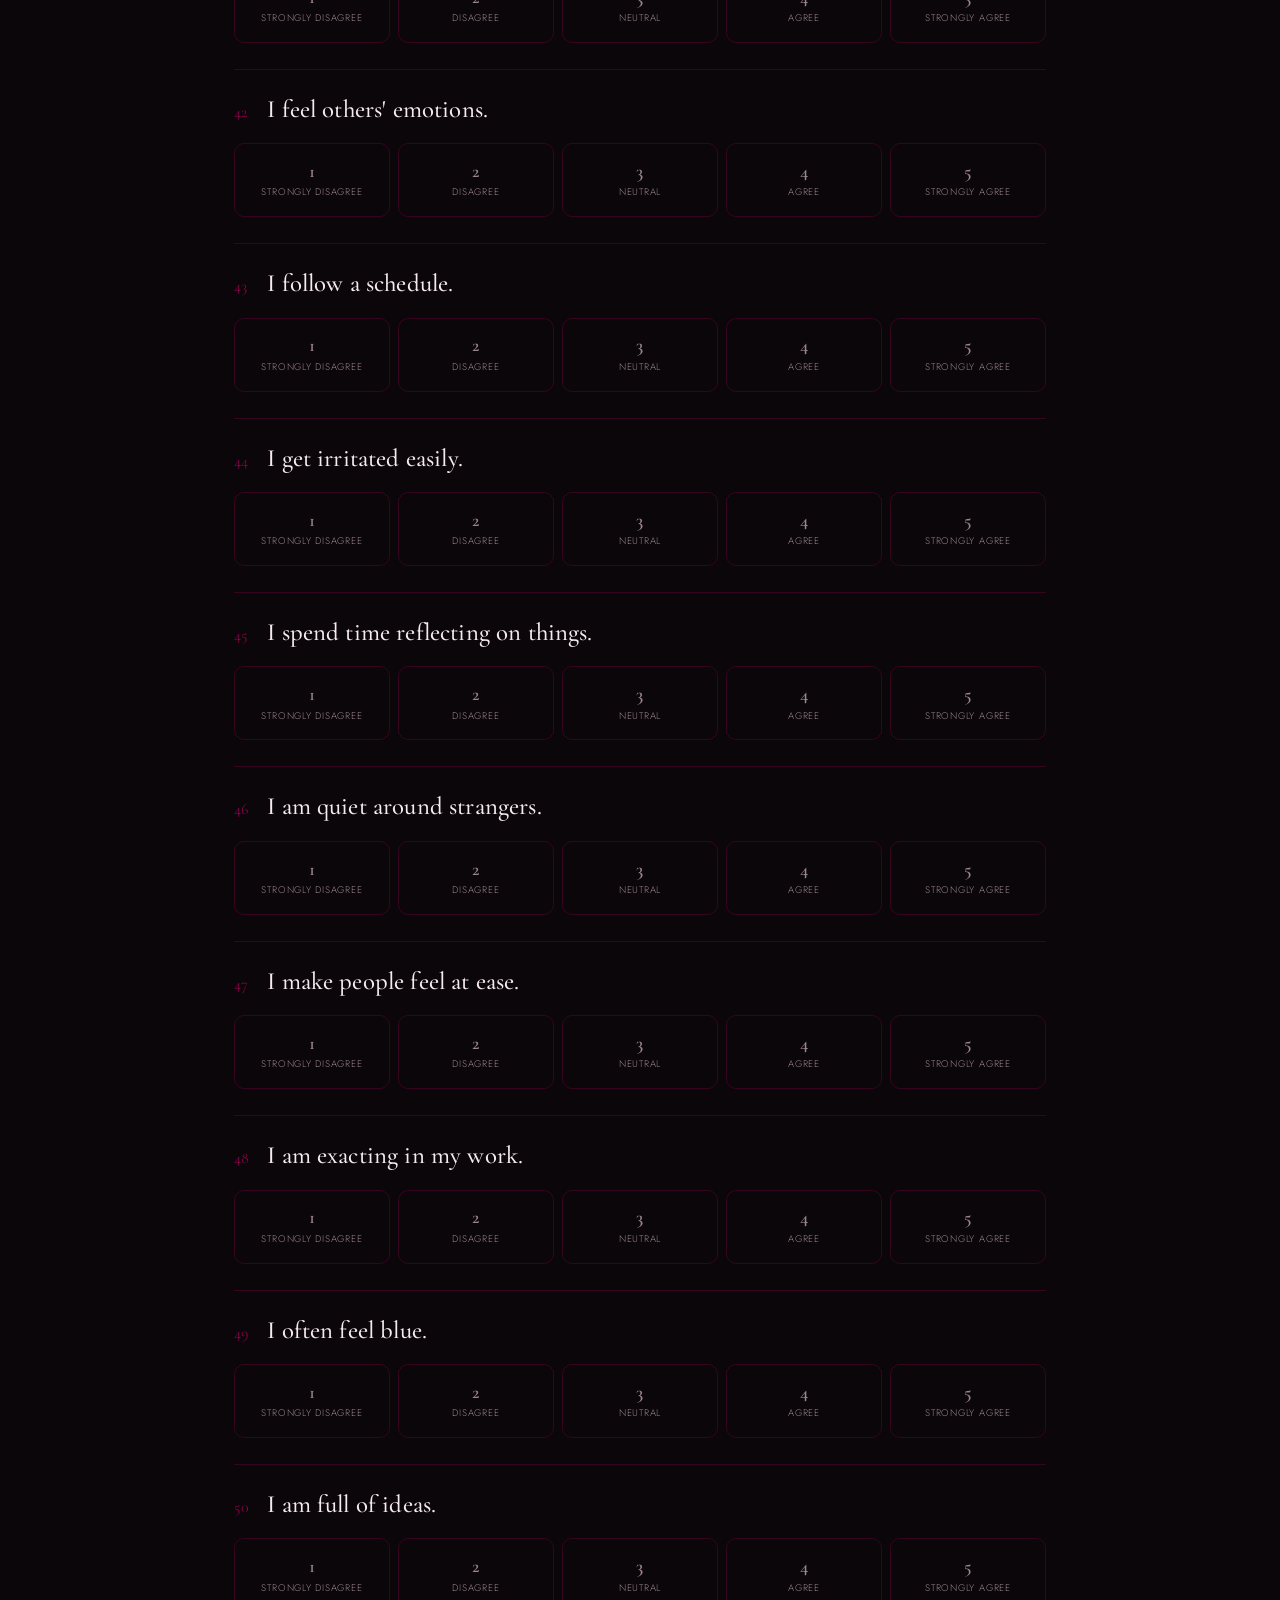
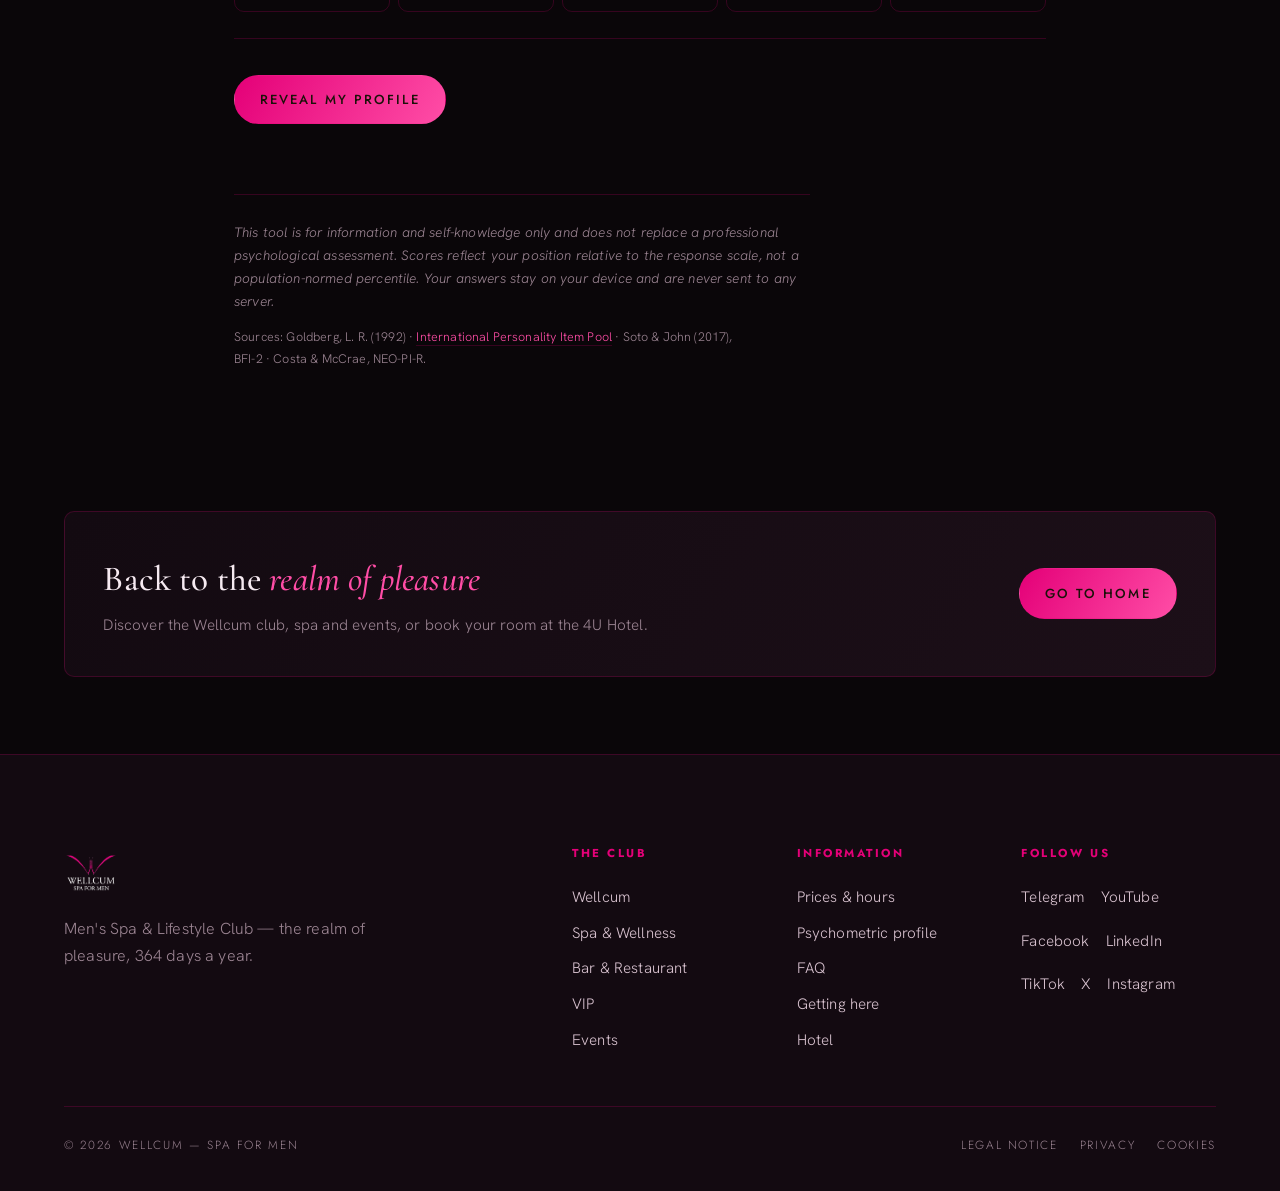
<file: en/profile.html>
<!DOCTYPE html>
<html lang="en">
<head>
<meta charset="UTF-8" />
<meta name="viewport" content="width=device-width, initial-scale=1.0" />
<title>Big Five · OCEAN Psychometric Profile — Wellcum</title>
<meta name="description" content="Establish your Big Five / OCEAN psychometric profile with a 50-statement test built on the public-domain IPIP markers (same framework as IPIP-NEO and BFI-2). Anonymous, free, runs only in your browser." />
<link rel="icon" type="image/png" href="../assets/LogoWebpage-1.png" />
<link rel="preconnect" href="https://fonts.googleapis.com" />
<link rel="preconnect" href="https://fonts.gstatic.com" crossorigin />
<link href="https://fonts.googleapis.com/css2?family=Cormorant+Garamond:ital,wght@0,400;0,500;0,600;0,700;1,400;1,500;1,600&family=Jost:wght@300;400;500;600&family=Hanken+Grotesk:wght@300;400;500;600&display=swap" rel="stylesheet" />
<link rel="stylesheet" href="../css/styles.css" />
</head>
<body>

<!-- ░░ FILM GRAIN OVERLAY ░░ -->
<div class="grain" aria-hidden="true"></div>

<!-- ░░ SCROLL PROGRESS ░░ -->
<div class="progress" id="progress" aria-hidden="true"></div>

<!-- ░░ CUSTOM CURSOR ░░ -->
<div class="cursor" aria-hidden="true"></div>
<div class="cursor-dot" aria-hidden="true"></div>

<!-- ░░ AGE GATE ░░ -->
<div class="agegate" id="agegate" role="dialog" aria-modal="true" aria-labelledby="age-title">
  <div class="agegate__inner">
    <img src="../assets/LogoWebpage-1.png" alt="Wellcum" class="agegate__logo" />
    <p class="eyebrow">Men's Spa &amp; Lifestyle Club · Austria</p>
    <h2 id="age-title" class="agegate__title">Are you of legal age?</h2>
    <p class="agegate__text">This site contains content reserved for an adult audience. To enter you must be at least <strong>18 years old</strong>.</p>
    <div class="agegate__actions">
      <button class="btn btn--gold" id="age-yes" data-magnetic>I am 18 — Enter</button>
      <a class="btn btn--ghost" href="https://www.google.com" id="age-no">Exit</a>
    </div>
  </div>
</div>

<!-- ░░ PRELOADER ░░ -->
<div class="preloader" id="preloader" aria-hidden="true">
  <div class="preloader__mark">W</div>
  <div class="preloader__bar"><span></span></div>
</div>

<!-- ░░ NAV ░░ -->
<header class="nav" id="nav">
  <a href="index.html#top" class="nav__logo" aria-label="Wellcum — Home">
    <img src="../assets/LogoWebpage-1.png" alt="Wellcum" />
  </a>
  <nav class="nav__links" id="navLinks">
    <a href="index.html#club">The Club</a>
    <a href="index.html#spa">Spa</a>
    <a href="index.html#bar">Bar</a>
    <a href="index.html#eventi">Events</a>
    <a href="hotel.html">Hotel</a>
    <a href="index.html#prezzi">Prices</a>
    <a href="profile.html" aria-current="page">Profile</a>
    <a href="index.html#contatti">Contact</a>
  </nav>
  <div class="nav__right">
    <div class="nav__lang" aria-label="Language">
      <a href="../profilo.html">IT</a><span>/</span><a class="is-active" href="../en/profile.html">EN</a><span>/</span><a href="../de/profil.html">DE</a>
    </div>
    <a href="hotel.html#prenota" class="btn btn--gold btn--sm" data-magnetic>Book</a>
    <button class="nav__burger" id="burger" aria-label="Menu" aria-expanded="false"><span></span><span></span></button>
  </div>
</header>

<main id="top">

  <!-- ░░ ASSESSMENT ░░ -->
  <section class="section assess" id="assessment" style="padding-top:clamp(120px,16vw,180px);">
    <div class="section__head">
      <p class="eyebrow" data-reveal>Big Five · OCEAN</p>
      <h2 class="section__title" data-reveal>Your <em>psychometric profile</em></h2>
    </div>

    <div class="assess__intro" data-reveal>
      <p>Five dimensions capture much of what makes each of us unique. Answer 50 statements honestly and discover where you stand on the <strong>Big Five</strong> traits — openness, conscientiousness, extraversion, agreeableness and neuroticism (emotional stability).</p>
      <p>The questionnaire draws on the public-domain markers of the <em>International Personality Item Pool</em> (IPIP), the same framework behind instruments such as the <strong>IPIP-NEO</strong> and the <strong>BFI-2</strong>. It is not a clinical diagnosis — it is a mirror to know yourself a little better.</p>
      <div class="assess__meta">
        <span>50 statements</span>
        <span>~7 minutes</span>
        <span>5 traits · OCEAN</span>
        <span>100% anonymous</span>
      </div>
    </div>

    <div id="scaleLegend"></div>

    <form id="quizForm" novalidate>
      <div class="qprogress" id="qprogress">
        <span class="qprogress__num" id="qprogressNum">0 / 50</span>
        <div class="qprogress__track"><div class="qprogress__fill" id="qprogressFill"></div></div>
      </div>
      <div id="quiz"></div>
      <div id="quizControls" class="assess__actions"></div>
    </form>

    <div id="results" class="results"></div>

    <p class="assess__note" data-reveal>This tool is for information and self-knowledge only and does not replace a professional psychological assessment. Scores reflect your position relative to the response scale, not a population-normed percentile. Your answers stay on your device and are never sent to any server.</p>
    <p class="assess__refs" data-reveal>Sources: Goldberg, L. R. (1992) · <a href="https://ipip.ori.org/" target="_blank" rel="noopener">International Personality Item Pool</a> · Soto &amp; John (2017), BFI-2 · Costa &amp; McCrae, NEO-PI-R.</p>
  </section>

  <!-- ░░ BRIDGE → HOME ░░ -->
  <section class="bridge" aria-label="Wellcum" style="padding-bottom:clamp(40px,6vw,80px);">
    <div class="bridge__inner" data-reveal>
      <div class="bridge__txt">
        <h3>Back to the <em>realm of pleasure</em></h3>
        <p>Discover the Wellcum club, spa and events, or book your room at the 4U Hotel.</p>
      </div>
      <a href="index.html" class="btn btn--gold" data-magnetic>Go to home</a>
    </div>
  </section>

</main>

<!-- ░░ FOOTER ░░ -->
<footer class="footer">
  <div class="footer__top">
    <div class="footer__brand">
      <img src="../assets/LogoWebpage-1.png" alt="Wellcum" />
      <p>Men's Spa &amp; Lifestyle Club — the realm of pleasure, 364 days a year.</p>
    </div>
    <div class="footer__cols">
      <div>
        <h5>The Club</h5>
        <a href="index.html#club">Wellcum</a><a href="index.html#spa">Spa &amp; Wellness</a><a href="index.html#bar">Bar &amp; Restaurant</a><a href="index.html#vip">VIP</a><a href="index.html#eventi">Events</a>
      </div>
      <div>
        <h5>Information</h5>
        <a href="index.html#prezzi">Prices &amp; hours</a><a href="profile.html">Psychometric profile</a><a href="index.html#faq">FAQ</a><a href="index.html#contatti">Getting here</a><a href="hotel.html">Hotel</a>
      </div>
      <div>
        <h5>Follow us</h5>
        <div class="footer__social">
          <a href="https://t.me/wellclubaustria" target="_blank" rel="noopener" aria-label="Telegram">Telegram</a>
          <a href="https://www.youtube.com/@Wellc_mClub" target="_blank" rel="noopener" aria-label="YouTube">YouTube</a>
          <a href="https://www.facebook.com/wellcumclubaustria" target="_blank" rel="noopener" aria-label="Facebook">Facebook</a>
          <a href="https://it.linkedin.com/company/wellcumclub" target="_blank" rel="noopener" aria-label="LinkedIn">LinkedIn</a>
          <a href="https://www.tiktok.com/@wellcum_official" target="_blank" rel="noopener" aria-label="TikTok">TikTok</a>
          <a href="https://twitter.com/Wellcumclub" target="_blank" rel="noopener" aria-label="X">X</a>
          <a href="https://www.instagram.com/wellc_m.official/" target="_blank" rel="noopener" aria-label="Instagram">Instagram</a>
        </div>
      </div>
    </div>
  </div>
  <div class="footer__bottom">
    <span>© <span id="year">2026</span> WELLCUM — SPA FOR MEN</span>
    <div class="footer__legal">
      <a href="#">Legal notice</a><a href="#">Privacy</a><a href="#">Cookies</a>
    </div>
  </div>
</footer>

<script src="../js/main.js"></script>
<script src="../js/profile.js"></script>
</body>
</html>
</file>
<file: css/styles.css>
/* ============================================================
   WELLCUM — Men's Spa & Lifestyle Club
   Luxury dark / champagne-gold aesthetic
   ============================================================ */

:root{
  /* Brand colour = fuchsia sampled from the logo (#e40078) */
  --bg:        #0a0609;
  --bg-2:      #130a11;
  --bg-3:      #1c0f18;
  --ink:       #f6eaf1;
  --ink-soft:  #d9c3d0;
  --ink-mute:  #9b8492;
  --line:      rgba(228,0,120,.20);
  --gold:      #e40078;   /* fuchsia — primary accent */
  --gold-2:    #ff4da6;   /* bright pink */
  --gold-3:    #ffaad6;   /* pale pink */
  --wine:      #4a0c2e;
  --wine-2:    #7e1450;
  --shadow:    0 30px 80px -30px rgba(0,0,0,.85);
  --maxw:      1280px;
  --pad:       clamp(20px, 5vw, 96px);
  --ease:      cubic-bezier(.22,.61,.36,1);
  --serif:     "Cormorant Garamond", "Times New Roman", serif;
  --deco:      "Jost", system-ui, sans-serif;
  --body:      "Hanken Grotesk", system-ui, sans-serif;
}

*,*::before,*::after{ box-sizing:border-box; margin:0; padding:0; }

html{ scroll-behavior:smooth; -webkit-text-size-adjust:100%; }
@media (prefers-reduced-motion: reduce){ html{ scroll-behavior:auto; } }

body{
  background:var(--bg);
  color:var(--ink);
  font-family:var(--body);
  font-weight:300;
  line-height:1.65;
  letter-spacing:.01em;
  overflow-x:hidden;
  -webkit-font-smoothing:antialiased;
  cursor:none;
}
@media (hover:none){ body{ cursor:auto; } }

img{ display:block; max-width:100%; }
a{ color:inherit; text-decoration:none; }
em{ font-style:italic; color:var(--gold-2); }

::selection{ background:var(--gold); color:#1a1310; }

/* ---------- Background atmosphere ---------- */
body::before{
  content:"";
  position:fixed; inset:0; z-index:-2;
  background:
    radial-gradient(120% 80% at 80% -10%, rgba(150,8,86,.30), transparent 55%),
    radial-gradient(90% 70% at 0% 110%, rgba(228,0,120,.15), transparent 50%),
    linear-gradient(180deg, var(--bg), var(--bg-2) 60%, var(--bg));
}

/* ---------- Film grain ---------- */
.grain{
  position:fixed; inset:-50%; z-index:120; pointer-events:none;
  opacity:.05; mix-blend-mode:overlay;
  background-image:url("data:image/svg+xml,%3Csvg xmlns='http://www.w3.org/2000/svg' width='160' height='160'%3E%3Cfilter id='n'%3E%3CfeTurbulence type='fractalNoise' baseFrequency='0.85' numOctaves='2' stitchTiles='stitch'/%3E%3C/filter%3E%3Crect width='100%25' height='100%25' filter='url(%23n)'/%3E%3C/svg%3E");
  animation:grain 7s steps(6) infinite;
}
@keyframes grain{
  0%{transform:translate(0,0)} 20%{transform:translate(-6%,4%)}
  40%{transform:translate(4%,-5%)} 60%{transform:translate(-3%,3%)}
  80%{transform:translate(5%,2%)} 100%{transform:translate(0,0)}
}

/* ---------- Custom cursor ---------- */
.cursor,.cursor-dot{ position:fixed; top:0; left:0; z-index:300; pointer-events:none; border-radius:50%; }
.cursor{
  width:38px; height:38px; border:1px solid var(--gold);
  transform:translate(-50%,-50%);
  transition:width .3s var(--ease), height .3s var(--ease), background .3s, border-color .3s, opacity .3s;
  mix-blend-mode:difference;
}
.cursor-dot{ width:5px; height:5px; background:var(--gold-2); transform:translate(-50%,-50%); }
.cursor.is-hover{ width:64px; height:64px; background:rgba(201,169,106,.12); border-color:transparent; }
@media (hover:none){ .cursor,.cursor-dot{ display:none; } }

/* ---------- Typography helpers ---------- */
.eyebrow{
  font-family:var(--deco);
  font-size:.72rem; font-weight:500; letter-spacing:.34em; text-transform:uppercase;
  color:var(--gold); display:inline-flex; align-items:center; gap:.7em;
}
.eyebrow::before{ content:""; width:34px; height:1px; background:linear-gradient(90deg,var(--gold),transparent); }

.section__title{
  font-family:var(--serif);
  font-weight:500;
  font-size:clamp(2.1rem, 5.2vw, 4.3rem);
  line-height:1.04; letter-spacing:-.01em;
  margin-top:.35em; max-width:16ch;
}

/* ---------- Buttons ---------- */
.btn{
  --bd:var(--gold);
  position:relative; display:inline-flex; align-items:center; gap:.6em;
  font-family:var(--deco); font-size:.82rem; font-weight:500; letter-spacing:.16em; text-transform:uppercase;
  padding:1.05em 1.9em; border:1px solid var(--bd); border-radius:999px;
  color:var(--ink); overflow:hidden; cursor:none; transition:color .4s var(--ease), border-color .4s;
  white-space:nowrap;
}
.btn::after{
  content:""; position:absolute; inset:0; z-index:-1;
  background:linear-gradient(120deg,var(--gold),var(--gold-3));
  transform:translateY(101%); transition:transform .5s var(--ease);
}
.btn:hover{ color:#1a1208; border-color:var(--gold-3); }
.btn:hover::after{ transform:translateY(0); }
.btn--gold{ background:linear-gradient(120deg,var(--gold),var(--gold-2)); color:#1a1208; border-color:transparent; }
.btn--gold::after{ background:linear-gradient(120deg,var(--gold-3),#ffe6f4); }
.btn--ghost{ background:transparent; }
.btn--sm{ padding:.8em 1.4em; font-size:.72rem; }

.link-arrow{
  font-family:var(--deco); font-size:.8rem; letter-spacing:.16em; text-transform:uppercase; color:var(--gold);
  display:inline-flex; align-items:center; gap:.6em; padding-bottom:.3em;
  border-bottom:1px solid var(--line); transition:gap .3s var(--ease), color .3s;
}
.link-arrow::after{ content:"→"; transition:transform .3s var(--ease); }
.link-arrow:hover{ color:var(--gold-3); gap:1em; }
.link-arrow:hover::after{ transform:translateX(4px); }

/* ============================================================
   AGE GATE + PRELOADER
   ============================================================ */
.agegate{
  position:fixed; inset:0; z-index:200; display:grid; place-items:center;
  background:rgba(8,6,5,.92); backdrop-filter:blur(14px);
  text-align:center; padding:24px; transition:opacity .6s var(--ease), visibility .6s;
}
.agegate.is-hidden{ opacity:0; visibility:hidden; }
.agegate__inner{ max-width:520px; animation:rise .8s var(--ease) both; }
.agegate__logo{ width:96px; margin:0 auto 26px; filter:drop-shadow(0 6px 20px rgba(0,0,0,.6)); }
.agegate__title{ font-family:var(--serif); font-weight:500; font-size:clamp(2rem,6vw,3rem); margin:.3em 0 .35em; }
.agegate__text{ color:var(--ink-soft); max-width:42ch; margin:0 auto 2em; }
.agegate__text strong{ color:var(--gold-2); }
.agegate__actions{ display:flex; gap:14px; justify-content:center; flex-wrap:wrap; }

.preloader{
  position:fixed; inset:0; z-index:190; display:grid; place-items:center; gap:26px;
  background:var(--bg); transition:opacity .7s var(--ease), visibility .7s;
}
.preloader.is-done{ opacity:0; visibility:hidden; }
.preloader__mark{
  font-family:var(--serif); font-size:5rem; font-weight:600;
  background:linear-gradient(120deg,var(--gold),var(--gold-3)); -webkit-background-clip:text; background-clip:text; color:transparent;
  animation:pulse 1.6s var(--ease) infinite;
}
.preloader__bar{ width:160px; height:2px; background:var(--line); overflow:hidden; }
.preloader__bar span{ display:block; height:100%; width:40%; background:linear-gradient(90deg,transparent,var(--gold),transparent); animation:load 1.2s var(--ease) infinite; }
@keyframes load{ from{ transform:translateX(-100%);} to{ transform:translateX(400%);} }
@keyframes pulse{ 50%{ opacity:.45; transform:translateY(-4px);} }
@keyframes rise{ from{ opacity:0; transform:translateY(24px);} }

/* ============================================================
   NAV
   ============================================================ */
.nav{
  position:fixed; top:0; left:0; right:0; z-index:100;
  display:flex; align-items:center; justify-content:space-between; gap:24px;
  padding:22px var(--pad);
  transition:padding .4s var(--ease), background .4s, border-color .4s, backdrop-filter .4s;
  border-bottom:1px solid transparent;
}
.nav.is-scrolled{
  padding:13px var(--pad);
  background:rgba(11,9,7,.72); backdrop-filter:blur(16px) saturate(1.2);
  border-bottom:1px solid var(--line);
}
.nav__logo img{ height:42px; transition:height .4s var(--ease); }
.nav.is-scrolled .nav__logo img{ height:34px; }
.nav__links{ display:flex; gap:clamp(14px,1.8vw,30px); margin-left:auto; }
.nav__links a{
  font-family:var(--deco); font-size:.78rem; letter-spacing:.12em; text-transform:uppercase; color:var(--ink-soft);
  position:relative; padding:6px 0; transition:color .3s;
}
.nav__links a::after{ content:""; position:absolute; left:0; bottom:0; width:0; height:1px; background:var(--gold); transition:width .35s var(--ease); }
.nav__links a:hover{ color:var(--ink); } .nav__links a:hover::after{ width:100%; }
.nav__right{ display:flex; align-items:center; gap:16px; }
.nav__lang{ display:flex; align-items:center; gap:6px; font-family:var(--deco); font-size:.72rem; letter-spacing:.1em; color:var(--ink-mute); }
.nav__lang button{ background:none; border:none; color:inherit; cursor:none; font:inherit; padding:0; transition:color .3s; }
.nav__lang button.is-active{ color:var(--gold); }
.nav__lang button:hover{ color:var(--ink); }
.nav__burger{ display:none; width:40px; height:40px; background:none; border:1px solid var(--line); border-radius:50%; position:relative; cursor:none; }
.nav__burger span{ position:absolute; left:50%; top:50%; width:16px; height:1.5px; background:var(--gold); transform:translate(-50%,-50%) translateY(-4px); transition:transform .35s var(--ease), opacity .3s; }
.nav__burger span:last-child{ transform:translate(-50%,-50%) translateY(4px); }
.nav.is-open .nav__burger span:first-child{ transform:translate(-50%,-50%) rotate(45deg); }
.nav.is-open .nav__burger span:last-child{ transform:translate(-50%,-50%) rotate(-45deg); }

/* ============================================================
   HERO
   ============================================================ */
.hero{ position:relative; min-height:100svh; display:flex; flex-direction:column; justify-content:center; padding:140px var(--pad) 40px; overflow:hidden; }
.hero__canvas{ position:absolute; inset:0; width:100%; height:100%; z-index:-1; opacity:.9; }
.hero__veil{ position:absolute; inset:0; z-index:-1; background:radial-gradient(120% 90% at 50% 40%, transparent 30%, rgba(11,9,7,.55) 75%, var(--bg) 100%); }
.hero__content{ max-width:var(--maxw); margin:0 auto; width:100%; }
.hero__title{ font-family:var(--serif); font-weight:500; font-size:clamp(3.1rem, 11vw, 9.5rem); line-height:.95; letter-spacing:-.02em; margin:.18em 0 .4em; }
.hero__title .line{ display:block; overflow:hidden; }
.hero__title .line > span{ display:block; transform:translateY(110%); transition:transform 1.1s var(--ease); }
.hero__title .line.is-in > span{ transform:translateY(0); }
.hero__title em{ font-weight:400; }
.hero__sub{ max-width:46ch; font-size:clamp(1rem,1.4vw,1.22rem); color:var(--ink-soft); }
.hero__cta{ display:flex; gap:16px; margin-top:2.4em; flex-wrap:wrap; }
.hero__stats{
  position:relative; max-width:var(--maxw); margin:clamp(40px,7vw,90px) auto 0; width:100%;
  display:grid; grid-template-columns:repeat(4,1fr); gap:10px;
  border-top:1px solid var(--line); padding-top:28px;
}
.stat__num{ display:block; font-family:var(--serif); font-weight:600; font-size:clamp(2rem,4.4vw,3.4rem); color:var(--gold-2); line-height:1; }
.stat__label{ font-family:var(--deco); font-size:.7rem; letter-spacing:.18em; text-transform:uppercase; color:var(--ink-mute); }
.hero__scroll{ position:absolute; left:50%; bottom:22px; transform:translateX(-50%); font-family:var(--deco); font-size:.62rem; letter-spacing:.3em; text-transform:uppercase; color:var(--ink-mute); display:flex; flex-direction:column; align-items:center; gap:8px; }
.hero__scroll span{ width:1px; height:46px; background:linear-gradient(var(--gold),transparent); position:relative; overflow:hidden; }
.hero__scroll span::after{ content:""; position:absolute; top:0; left:0; width:100%; height:40%; background:var(--gold-3); animation:scrolld 2s var(--ease) infinite; }
@keyframes scrolld{ 0%{ transform:translateY(-100%);} 60%,100%{ transform:translateY(260%);} }

/* ============================================================
   MARQUEE
   ============================================================ */
.marquee{ border-block:1px solid var(--line); overflow:hidden; padding:20px 0; background:linear-gradient(90deg,var(--bg-2),var(--bg-3),var(--bg-2)); }
.marquee__track{ display:flex; width:max-content; animation:marq 28s linear infinite; }
.marquee__track span{ font-family:var(--serif); font-style:italic; font-size:clamp(1.4rem,3vw,2.4rem); color:var(--ink-soft); white-space:nowrap; }
.marquee__track span:nth-child(2){ color:var(--gold); opacity:.6; }
@keyframes marq{ to{ transform:translateX(-50%);} }

/* ============================================================
   SECTION SHELL
   ============================================================ */
.section{ max-width:var(--maxw); margin:0 auto; padding:clamp(70px,11vw,150px) var(--pad); }
.section__head{ margin-bottom:clamp(40px,6vw,72px); }

/* ---------- Club & filosofia ---------- */
.club__grid{ display:grid; grid-template-columns:1.1fr .9fr; gap:clamp(30px,5vw,70px); align-items:end; }
.club__lead p{ color:var(--ink-soft); font-size:1.08rem; max-width:48ch; }
.club__lead p + p{ margin-top:1.2em; }
.club__media{ position:relative; overflow:hidden; border-radius:4px; }
.club__media img{ width:100%; aspect-ratio:4/5; object-fit:cover; filter:saturate(.9) contrast(1.05) brightness(.85); transition:transform 1.2s var(--ease); }
.club__media:hover img{ transform:scale(1.05); }
.club__media figcaption{ position:absolute; left:18px; bottom:14px; font-family:var(--deco); font-size:.7rem; letter-spacing:.2em; text-transform:uppercase; color:var(--gold-3); }

.why{ margin-top:clamp(60px,8vw,110px); }
.why__eyebrow{ margin-bottom:36px; }
.why__grid{ display:grid; grid-template-columns:repeat(4,1fr); gap:1px; background:var(--line); border:1px solid var(--line); }
.adv{ background:var(--bg); padding:32px 26px 38px; transition:background .5s var(--ease); position:relative; }
.adv:hover{ background:var(--bg-3); }
.adv__n{ font-family:var(--serif); font-size:1rem; color:var(--gold); opacity:.6; }
.adv h3{ font-family:var(--serif); font-weight:500; font-size:1.7rem; margin:.5em 0 .35em; }
.adv p{ font-size:.92rem; color:var(--ink-mute); }

/* ============================================================
   PILLARS
   ============================================================ */
.pillars{ display:grid; grid-template-columns:repeat(4,1fr); border-block:1px solid var(--line); }
.pillar{ padding:clamp(40px,5vw,72px) clamp(22px,2.4vw,40px); border-left:1px solid var(--line); position:relative; transition:background .5s var(--ease); }
.pillar:first-child{ border-left:none; }
.pillar:hover{ background:var(--bg-2); }
.pillar__idx{ font-family:var(--serif); font-size:1rem; color:var(--gold); letter-spacing:.1em; }
.pillar h3{ font-family:var(--serif); font-weight:500; font-size:clamp(1.8rem,2.6vw,2.6rem); margin:1.4em 0 .5em; }
.pillar p{ color:var(--ink-mute); font-size:.95rem; margin-bottom:1.8em; min-height:5.5em; }

/* ============================================================
   FEATURE (Spa / Bar)
   ============================================================ */
.feature{ display:grid; grid-template-columns:.95fr 1.05fr; gap:clamp(34px,5vw,80px); align-items:center; }
.feature--rev .feature__media{ order:2; }
.feature__media{ position:relative; overflow:hidden; border-radius:4px; }
.feature__media::after{ content:""; position:absolute; inset:0; background:linear-gradient(160deg,transparent 50%,rgba(94,26,35,.35)); }
.feature__media img{ width:100%; aspect-ratio:3/4; object-fit:cover; filter:saturate(.92) contrast(1.06) brightness(.82); }
.feature__intro{ color:var(--ink-soft); margin-top:1.4em; max-width:52ch; }
.subfeat{ margin-top:2.2em; padding-top:1.6em; border-top:1px solid var(--line); }
.subfeat h4{ font-family:var(--serif); font-weight:500; font-size:1.5rem; color:var(--ink); margin-bottom:.5em; }
.subfeat p{ color:var(--ink-soft); }

.pricelist{ list-style:none; margin-top:1.2em; }
.pricelist li{ display:flex; align-items:baseline; gap:14px; padding:.55em 0; font-family:var(--deco); font-size:.92rem; }
.pricelist li > span:first-child{ color:var(--ink-soft); }
.pricelist .dots{ flex:1; border-bottom:1px dotted var(--line); transform:translateY(-4px); }
.pricelist li > span:last-child{ color:var(--gold-2); font-weight:500; }

/* ============================================================
   VIP
   ============================================================ */
.vip{ position:relative; min-height:78vh; display:grid; place-items:center; text-align:center; overflow:hidden; isolation:isolate; }
.vip__bg{ position:absolute; inset:0; z-index:-2; background-size:cover; background-position:center; filter:brightness(.32) saturate(.8) blur(1px); transform:scale(1.08); }
.vip::after{ content:""; position:absolute; inset:0; z-index:-1; background:radial-gradient(90% 80% at 50% 50%, rgba(94,26,35,.35), rgba(11,9,7,.85)); }
.vip__inner{ max-width:680px; padding:0 var(--pad); }
.vip__title{ font-family:var(--serif); font-weight:500; font-size:clamp(2.4rem,6vw,4.6rem); line-height:1.02; margin:.25em 0 .4em; }
.vip__text{ color:var(--ink-soft); max-width:50ch; margin:0 auto 2.4em; }
.vip__price{ display:inline-flex; flex-direction:column; align-items:center; gap:.1em; font-family:var(--deco); font-size:.78rem; letter-spacing:.22em; text-transform:uppercase; color:var(--ink-mute); }
.vip__price strong{ font-family:var(--serif); font-size:clamp(3rem,7vw,5rem); font-weight:600; letter-spacing:0; background:linear-gradient(120deg,var(--gold),var(--gold-3)); -webkit-background-clip:text; background-clip:text; color:transparent; }

/* ============================================================
   EVENTI
   ============================================================ */
.eventi{ text-align:center; }
.eventi__head{ max-width:780px; margin:0 auto; }
.eventi__head .section__title{ max-width:none; margin-inline:auto; }
.eventi__lead{ color:var(--ink-soft); margin:1.4em auto 2.4em; max-width:54ch; }
.eventi__tags{ list-style:none; display:flex; flex-wrap:wrap; justify-content:center; gap:12px; margin-top:48px; }
.eventi__tags li{ font-family:var(--deco); font-size:.78rem; letter-spacing:.14em; text-transform:uppercase; color:var(--ink-soft); border:1px solid var(--line); border-radius:999px; padding:.8em 1.5em; transition:border-color .3s, color .3s, background .3s; }
.eventi__tags li:hover{ border-color:var(--gold); color:var(--gold-3); background:rgba(201,169,106,.06); }

/* ============================================================
   PREZZI
   ============================================================ */
.prezzi__grid{ display:grid; grid-template-columns:1.05fr .95fr; gap:clamp(24px,3vw,48px); }
.ticket{ background:linear-gradient(160deg,var(--bg-3),var(--bg-2)); border:1px solid var(--line); border-radius:6px; padding:clamp(28px,3.4vw,46px); position:relative; overflow:hidden; }
.ticket::before{ content:""; position:absolute; top:0; left:0; right:0; height:3px; background:linear-gradient(90deg,var(--gold),var(--gold-3),var(--gold)); }
.ticket__top{ display:flex; justify-content:space-between; align-items:flex-start; gap:16px; padding-bottom:24px; border-bottom:1px solid var(--line); margin-bottom:24px; }
.ticket__kicker{ font-family:var(--deco); font-size:.78rem; letter-spacing:.2em; text-transform:uppercase; color:var(--ink-mute); max-width:8ch; }
.ticket__price{ font-family:var(--serif); font-size:clamp(2.6rem,5vw,3.8rem); font-weight:600; color:var(--gold-2); line-height:1; white-space:nowrap; }
.ticket__price small{ font-family:var(--deco); font-size:.8rem; letter-spacing:.1em; color:var(--ink-mute); }
.ticket__list{ list-style:none; margin-bottom:30px; }
.ticket__list li{ position:relative; padding:.6em 0 .6em 28px; color:var(--ink-soft); border-bottom:1px solid rgba(201,169,106,.08); }
.ticket__list li::before{ content:"✦"; position:absolute; left:0; color:var(--gold); font-size:.8em; top:.85em; }
.prezzi__side{ display:flex; flex-direction:column; gap:20px; }
.hours,.extras{ background:var(--bg-2); border:1px solid var(--line); border-radius:6px; padding:clamp(24px,2.6vw,34px); }
.hours h4,.extras h4{ font-family:var(--serif); font-weight:500; font-size:1.5rem; margin-bottom:1em; }
.hours ul{ list-style:none; }
.hours li{ display:flex; justify-content:space-between; padding:.55em 0; border-bottom:1px solid var(--line); font-family:var(--deco); font-size:.9rem; }
.hours li span:last-child{ color:var(--gold-2); }
.hours__note{ margin-top:1em; font-size:.85rem; color:var(--ink-mute); font-style:italic; }

/* ============================================================
   FAQ
   ============================================================ */
.faq__list{ max-width:880px; }
.qa{ border-bottom:1px solid var(--line); }
.qa summary{ list-style:none; cursor:none; display:flex; align-items:center; justify-content:space-between; gap:24px; padding:1.25em 0; font-family:var(--serif); font-size:clamp(1.15rem,2vw,1.5rem); font-weight:500; color:var(--ink); transition:color .3s; }
.qa summary::-webkit-details-marker{ display:none; }
.qa summary:hover{ color:var(--gold-2); }
.qa summary i{ position:relative; width:18px; height:18px; flex:none; }
.qa summary i::before,.qa summary i::after{ content:""; position:absolute; top:50%; left:50%; width:14px; height:1.5px; background:var(--gold); transform:translate(-50%,-50%); transition:transform .35s var(--ease); }
.qa summary i::after{ transform:translate(-50%,-50%) rotate(90deg); }
.qa[open] summary i::after{ transform:translate(-50%,-50%) rotate(0); }
.qa[open] summary{ color:var(--gold-2); }
.qa__a{ overflow:hidden; }
.qa__a p{ color:var(--ink-soft); padding:0 0 1.4em; max-width:70ch; }
.qa__a a{ color:var(--gold-2); border-bottom:1px solid var(--line); }

/* ============================================================
   CONTATTI
   ============================================================ */
.contatti__grid{ display:grid; grid-template-columns:.9fr 1.1fr; gap:clamp(30px,4vw,60px); }
.cinfo{ display:flex; flex-direction:column; gap:4px; padding:1.4em 0; border-bottom:1px solid var(--line); }
.cinfo__k{ font-family:var(--deco); font-size:.7rem; letter-spacing:.22em; text-transform:uppercase; color:var(--gold); }
.cinfo__v{ font-size:1.12rem; color:var(--ink); }
.cinfo__v a{ transition:color .3s; } .cinfo__v a:hover{ color:var(--gold-2); }
.contatti__map{ border:1px solid var(--line); border-radius:6px; overflow:hidden; min-height:360px; position:relative; }
.contatti__map iframe{ width:100%; height:100%; min-height:360px; border:0; filter:grayscale(.4) invert(.9) hue-rotate(180deg) contrast(.9); }

/* ============================================================
   FOOTER
   ============================================================ */
.footer{ border-top:1px solid var(--line); padding:clamp(56px,7vw,90px) var(--pad) 36px; background:var(--bg-2); }
.footer__top{ max-width:var(--maxw); margin:0 auto; display:grid; grid-template-columns:1fr 1.4fr; gap:48px; padding-bottom:48px; border-bottom:1px solid var(--line); }
.footer__brand img{ height:54px; margin-bottom:18px; }
.footer__brand p{ color:var(--ink-mute); max-width:34ch; }
.footer__cols{ display:grid; grid-template-columns:repeat(3,1fr); gap:30px; }
.footer__cols h5{ font-family:var(--deco); font-size:.72rem; letter-spacing:.22em; text-transform:uppercase; color:var(--gold); margin-bottom:1.4em; }
.footer__cols a{ display:block; color:var(--ink-soft); font-size:.95rem; padding:.35em 0; transition:color .3s, padding-left .3s; }
.footer__cols a:hover{ color:var(--gold-2); padding-left:6px; }
.footer__social{ display:flex; flex-wrap:wrap; gap:8px 16px; }
.footer__social a{ display:inline; }
.footer__bottom{ max-width:var(--maxw); margin:0 auto; padding-top:28px; display:flex; justify-content:space-between; gap:16px; flex-wrap:wrap; font-family:var(--deco); font-size:.74rem; letter-spacing:.14em; text-transform:uppercase; color:var(--ink-mute); }
.footer__legal{ display:flex; gap:22px; }
.footer__legal a:hover{ color:var(--gold); }

/* ============================================================
   HERO VIDEO (opening videos kept from both sites)
   ============================================================ */
.hero__video{
  position:absolute; inset:0; width:100%; height:100%; object-fit:cover; z-index:-1;
  filter:saturate(1.05) contrast(1.03) brightness(.8);
}
.hero__veil{
  background:
    linear-gradient(180deg, rgba(10,6,9,.55), transparent 24% 52%, rgba(10,6,9,.9)),
    radial-gradient(120% 90% at 50% 40%, transparent 30%, rgba(10,6,9,.5) 78%, var(--bg));
}

/* ============================================================
   SCROLL PROGRESS BAR
   ============================================================ */
.progress{
  position:fixed; top:0; left:0; height:2px; width:0; z-index:140;
  background:linear-gradient(90deg, var(--gold), var(--gold-3));
  box-shadow:0 0 14px var(--gold); transition:width .1s linear;
}

/* ============================================================
   RAGAZZE — discreet gallery
   ============================================================ */
.ragazze__lead{ display:flex; justify-content:space-between; align-items:flex-end; gap:30px; flex-wrap:wrap; }
.ragazze__lead p{ color:var(--ink-soft); max-width:48ch; }
.ragazze__grid{ display:grid; grid-template-columns:repeat(4,1fr); gap:14px; margin-top:46px; }
.gcard{
  position:relative; aspect-ratio:3/4; border-radius:8px; overflow:hidden;
  border:1px solid var(--line); background:linear-gradient(165deg,var(--bg-3),var(--wine));
  transition:transform .6s var(--ease), box-shadow .6s var(--ease), border-color .4s;
}
.gcard::before{
  content:""; position:absolute; inset:0;
  background:
    radial-gradient(46% 36% at 50% 34%, rgba(255,120,190,.6), transparent 62%),
    radial-gradient(60% 55% at 50% 100%, rgba(228,0,120,.55), transparent 70%);
  filter:blur(10px); transform:scale(1.05); transition:transform .8s var(--ease), filter .6s;
}
.gcard::after{ content:""; position:absolute; inset:0; background:linear-gradient(180deg,transparent 48%, rgba(10,6,9,.9)); }
.gcard__n{ position:absolute; top:13px; left:15px; z-index:2; font-family:var(--serif); font-size:1rem; color:var(--gold-3); opacity:.8; }
.gcard__tag{ position:absolute; left:0; right:0; bottom:0; z-index:2; padding:16px; display:flex; flex-direction:column; gap:3px; }
.gcard__tag b{ font-family:var(--serif); font-weight:500; font-size:1.25rem; color:var(--ink); }
.gcard__tag span{ font-family:var(--deco); font-size:.64rem; letter-spacing:.2em; text-transform:uppercase; color:var(--gold-2); }
.gcard:hover{ transform:translateY(-6px); box-shadow:0 24px 50px -22px rgba(228,0,120,.55); border-color:var(--gold); }
.gcard:hover::before{ transform:scale(1.15); filter:blur(6px); }
.ragazze__note{ margin-top:30px; font-family:var(--deco); font-size:.8rem; letter-spacing:.04em; color:var(--ink-mute); display:flex; align-items:center; gap:10px; }
.ragazze__note::before{ content:"✦"; color:var(--gold); }

/* ============================================================
   HOTEL PAGE — rooms, amenities, booking
   ============================================================ */
.rooms{ display:grid; grid-template-columns:repeat(3,1fr); gap:20px; margin-top:50px; }
.room{ display:flex; flex-direction:column; background:var(--bg-2); border:1px solid var(--line); border-radius:8px; overflow:hidden; transition:transform .5s var(--ease), border-color .4s; }
.room:hover{ transform:translateY(-6px); border-color:var(--gold); }
.room__img{ width:100%; aspect-ratio:4/3; object-fit:cover; filter:saturate(.95) brightness(.9); }
.room__body{ padding:28px; display:flex; flex-direction:column; gap:14px; flex:1; }
.room h3{ font-family:var(--serif); font-weight:500; font-size:1.7rem; }
.room p{ color:var(--ink-soft); font-size:.95rem; flex:1; }
.room .link-arrow{ align-self:flex-start; }

.amen{ display:grid; grid-template-columns:repeat(4,1fr); gap:1px; background:var(--line); border:1px solid var(--line); border-radius:8px; overflow:hidden; margin-top:46px; }
.amen__item{ background:var(--bg); padding:34px 26px; transition:background .5s var(--ease); }
.amen__item:hover{ background:var(--bg-3); }
.amen__ico{ width:42px; height:42px; color:var(--gold); margin-bottom:18px; }
.amen__item h4{ font-family:var(--serif); font-weight:500; font-size:1.35rem; margin-bottom:.4em; }
.amen__item p{ color:var(--ink-mute); font-size:.9rem; }

.booking{ position:relative; isolation:isolate; text-align:center; padding:clamp(60px,9vw,120px) var(--pad); overflow:hidden; }
.booking__bg{ position:absolute; inset:0; z-index:-2; background-size:cover; background-position:center; filter:brightness(.3) saturate(.9); transform:scale(1.06); }
.booking::after{ content:""; position:absolute; inset:0; z-index:-1; background:radial-gradient(90% 90% at 50% 50%, rgba(150,8,86,.45), rgba(10,6,9,.9)); }
.booking__inner{ max-width:640px; margin:0 auto; }
.booking h2{ font-family:var(--serif); font-weight:500; font-size:clamp(2.2rem,5.5vw,4rem); line-height:1.03; margin-bottom:.5em; }
.booking p{ color:var(--ink-soft); margin-bottom:2em; }

/* cross-link banner between the two sites */
.bridge{ max-width:var(--maxw); margin:0 auto; padding:0 var(--pad); }
.bridge__inner{ display:flex; align-items:center; justify-content:space-between; gap:24px; flex-wrap:wrap; padding:clamp(26px,3vw,40px); border:1px solid var(--line); border-radius:10px; background:linear-gradient(120deg,var(--bg-2),var(--bg-3)); }
.bridge__txt h3{ font-family:var(--serif); font-weight:500; font-size:clamp(1.5rem,3vw,2.2rem); }
.bridge__txt p{ color:var(--ink-mute); margin-top:.3em; font-size:.95rem; }

@media (max-width:1080px){
  .ragazze__grid{ grid-template-columns:repeat(3,1fr); }
  .rooms{ grid-template-columns:1fr; max-width:560px; }
  .amen{ grid-template-columns:repeat(2,1fr); }
}
@media (max-width:540px){
  .ragazze__grid{ grid-template-columns:repeat(2,1fr); }
  .amen{ grid-template-columns:1fr; }
}

/* ============================================================
   4U HOTEL THEME — navy/indigo palette sampled from the logo
   (scoped so the Wellcum club pages stay fuchsia)
   ============================================================ */
body.theme-hotel{
  --bg:#08080a; --bg-2:#101013; --bg-3:#18181c;
  --ink:#eef0e9; --ink-soft:#c5c4b5; --ink-mute:#82826f;
  --line:rgba(176,160,112,.24);
  --gold:#a89b6e; --gold-2:#c2b487; --gold-3:#e4d9bb;
  --wine:#2a2922; --wine-2:#4a4838;
}
body.theme-hotel::before{
  background:
    radial-gradient(120% 80% at 80% -10%, rgba(120,118,95,.22), transparent 55%),
    radial-gradient(90% 70% at 0% 110%, rgba(190,186,166,.12), transparent 50%),
    linear-gradient(180deg, var(--bg), var(--bg-2) 60%, var(--bg));
}
body.theme-hotel .btn--gold::after{ background:linear-gradient(120deg,var(--gold-3),#f6f4ea); }
body.theme-hotel .booking::after{ background:radial-gradient(90% 90% at 50% 50%, rgba(90,88,68,.42), rgba(8,8,10,.9)); }

/* ============================================================
   MEDIA RAIL — scrolling photos & video gallery
   ============================================================ */
.gallery .section__head{ margin-bottom:clamp(28px,4vw,46px); }
.mediarail{ overflow:hidden; -webkit-mask-image:linear-gradient(90deg,transparent,#000 6%,#000 94%,transparent); mask-image:linear-gradient(90deg,transparent,#000 6%,#000 94%,transparent); }
.mediarail__track{ display:flex; gap:16px; width:max-content; animation:rail 48s linear infinite; }
.mediarail:hover .mediarail__track{ animation-play-state:paused; }
.mediatile{ position:relative; flex:none; width:clamp(260px,32vw,400px); aspect-ratio:4/3; border-radius:10px; overflow:hidden; border:1px solid var(--line); margin:0; }
.mediatile img,.mediatile video{ width:100%; height:100%; object-fit:cover; filter:saturate(.96) brightness(.86); transition:transform .8s var(--ease); }
.mediatile:hover img,.mediatile:hover video{ transform:scale(1.06); }
.mediatile__tag{ position:absolute; left:14px; bottom:12px; z-index:2; font-family:var(--deco); font-size:.64rem; letter-spacing:.2em; text-transform:uppercase; color:var(--gold-3); text-shadow:0 2px 8px rgba(0,0,0,.7); }
@keyframes rail{ to{ transform:translateX(calc(-50% - 8px)); } }
@media (prefers-reduced-motion: reduce){ .mediarail__track{ animation:none; flex-wrap:wrap; } }

/* ============================================================
   REVEAL ANIMATIONS
   ============================================================ */
[data-reveal]{ opacity:0; transform:translateY(34px); transition:opacity 1s var(--ease), transform 1s var(--ease); }
[data-reveal].is-in{ opacity:1; transform:none; }
@media (prefers-reduced-motion: reduce){
  [data-reveal]{ opacity:1; transform:none; transition:none; }
  .hero__title .line > span{ transform:none; }
}

/* ============================================================
   BIG FIVE / OCEAN — psychometric profile
   ============================================================ */
.nav__links a[aria-current="page"]{ color:var(--gold); }
.nav__links a[aria-current="page"]::after{ width:100%; }

.assess{ max-width:940px; }
.assess__intro{ color:var(--ink-soft); max-width:62ch; font-size:1.05rem; }
.assess__intro p + p{ margin-top:1.1em; }
.assess__meta{ display:flex; flex-wrap:wrap; gap:10px; margin:30px 0 4px; }
.assess__meta span{ font-family:var(--deco); font-size:.72rem; letter-spacing:.14em; text-transform:uppercase; color:var(--ink-soft); border:1px solid var(--line); border-radius:999px; padding:.6em 1.1em; }

.scale-legend{ display:flex; flex-wrap:wrap; gap:8px 20px; margin:32px 0 8px; padding:18px 22px; border:1px solid var(--line); border-radius:12px; background:var(--bg-2); font-family:var(--deco); font-size:.78rem; letter-spacing:.03em; color:var(--ink-mute); }
.scale-legend span{ display:inline-flex; align-items:center; gap:.5em; }
.scale-legend b{ display:inline-grid; place-items:center; width:1.7em; height:1.7em; border-radius:50%; border:1px solid var(--line); color:var(--gold-2); font-weight:500; }

/* sticky progress */
.qprogress{ position:sticky; top:70px; z-index:20; display:flex; align-items:center; gap:14px; margin:6px 0 30px; padding:12px 18px; background:rgba(11,9,7,.82); backdrop-filter:blur(12px); border:1px solid var(--line); border-radius:999px; }
.qprogress__num{ font-family:var(--deco); font-size:.72rem; letter-spacing:.14em; text-transform:uppercase; color:var(--ink-soft); white-space:nowrap; }
.qprogress__track{ flex:1; height:4px; border-radius:4px; background:var(--line); overflow:hidden; }
.qprogress__fill{ height:100%; width:0; background:linear-gradient(90deg,var(--gold),var(--gold-3)); transition:width .4s var(--ease); }

/* question cards */
.qcard{ padding:24px 0 26px; border-bottom:1px solid var(--line); scroll-margin-top:120px; }
.qcard__head{ display:flex; gap:14px; align-items:baseline; margin-bottom:18px; }
.qcard__n{ font-family:var(--serif); font-size:1rem; color:var(--gold); opacity:.65; min-width:2.4ch; }
.qcard__text{ font-family:var(--serif); font-weight:500; font-size:clamp(1.18rem,2.2vw,1.55rem); line-height:1.25; color:var(--ink); }
.qcard.is-missing .qcard__text{ color:var(--gold-2); }
.qcard.is-missing{ animation:rise .5s var(--ease) both; }

.qopts{ display:grid; grid-template-columns:repeat(5,1fr); gap:8px; }
.qopt{ position:relative; }
.qopt input{ position:absolute; inset:0; opacity:0; cursor:none; margin:0; }
.qopt > span{ display:flex; flex-direction:column; align-items:center; justify-content:center; gap:6px; text-align:center; min-height:74px; padding:10px 6px; border:1px solid var(--line); border-radius:10px; color:var(--ink-mute); transition:border-color .3s var(--ease), background .3s var(--ease), color .3s, transform .3s var(--ease); }
.qopt > span b{ font-family:var(--serif); font-size:1.15rem; font-weight:600; line-height:1; }
.qopt > span i{ font-family:var(--deco); font-style:normal; font-size:.6rem; letter-spacing:.08em; text-transform:uppercase; line-height:1.25; }
.qopt:hover > span{ border-color:var(--gold-2); color:var(--ink); transform:translateY(-2px); }
.qopt input:checked + span{ border-color:transparent; color:#1a1208; background:linear-gradient(120deg,var(--gold),var(--gold-2)); }
.qopt input:focus-visible + span{ outline:2px solid var(--gold-3); outline-offset:2px; }

.assess__actions{ display:flex; align-items:center; gap:18px; flex-wrap:wrap; margin-top:36px; }
.assess__feedback{ font-family:var(--deco); font-size:.8rem; letter-spacing:.04em; color:var(--gold-2); }

/* results */
.results{ display:none; margin-top:clamp(48px,7vw,90px); }
.results.is-on{ display:block; animation:rise .8s var(--ease) both; }
.results__head{ margin-bottom:clamp(30px,4vw,48px); }
.results__title{ font-family:var(--serif); font-weight:500; font-size:clamp(1.9rem,4vw,3rem); margin:.3em 0 .5em; }
.results__lead{ color:var(--ink-soft); max-width:60ch; }
.result-grid{ display:grid; grid-template-columns:minmax(0,340px) 1fr; gap:clamp(30px,4vw,60px); align-items:start; }
.radar-wrap{ position:sticky; top:100px; text-align:center; }
.radar{ width:100%; max-width:340px; margin:0 auto; overflow:visible; }
.radar-cap{ font-family:var(--deco); font-size:.7rem; letter-spacing:.2em; text-transform:uppercase; color:var(--ink-mute); margin-top:10px; }

.domain{ padding:20px 0; border-bottom:1px solid var(--line); }
.domain:first-child{ padding-top:0; }
.domain:last-child{ border-bottom:none; }
.domain__top{ display:flex; justify-content:space-between; align-items:baseline; gap:16px; }
.domain__name{ font-family:var(--serif); font-weight:500; font-size:1.4rem; }
.domain__name small{ display:block; font-family:var(--deco); font-size:.64rem; letter-spacing:.18em; text-transform:uppercase; color:var(--ink-mute); margin-top:4px; }
.domain__score{ font-family:var(--serif); font-size:1.7rem; font-weight:600; color:var(--gold-2); line-height:1; white-space:nowrap; }
.domain__score small{ font-family:var(--deco); font-size:.5em; font-weight:400; letter-spacing:.06em; color:var(--ink-mute); }
.domain__bar{ height:8px; border-radius:8px; background:var(--line); overflow:hidden; margin:14px 0 10px; }
.domain__fill{ height:100%; width:0; border-radius:8px; background:linear-gradient(90deg,var(--gold),var(--gold-3)); transition:width 1.1s var(--ease); }
.domain__band{ font-family:var(--deco); font-size:.7rem; letter-spacing:.16em; text-transform:uppercase; color:var(--gold); }
.domain__desc{ color:var(--ink-soft); font-size:.96rem; margin-top:8px; max-width:62ch; }
.results__actions{ display:flex; gap:14px; flex-wrap:wrap; margin-top:36px; }

.assess__note{ margin-top:clamp(40px,6vw,70px); font-size:.85rem; line-height:1.7; color:var(--ink-mute); font-style:italic; max-width:72ch; border-top:1px solid var(--line); padding-top:26px; }
.assess__refs{ margin-top:14px; font-size:.78rem; line-height:1.7; color:var(--ink-mute); max-width:72ch; }
.assess__refs a{ color:var(--gold-2); border-bottom:1px solid var(--line); }

@media (max-width:760px){
  .result-grid{ grid-template-columns:1fr; }
  .radar-wrap{ position:static; }
}
@media (max-width:540px){
  .qopt > span i{ display:none; }
  .qopt > span{ min-height:52px; }
  .scale-legend{ font-size:.72rem; }
}

/* ============================================================
   RESPONSIVE
   ============================================================ */
@media (max-width: 1080px){
  .why__grid{ grid-template-columns:repeat(2,1fr); }
  .pillars{ grid-template-columns:repeat(2,1fr); }
  .pillar:nth-child(3){ border-left:none; }
  .pillar:nth-child(-n+2){ border-bottom:1px solid var(--line); }
  .pillar p{ min-height:0; }
}
@media (max-width: 860px){
  .nav__links{ position:fixed; inset:0 0 0 auto; width:min(82vw,360px); flex-direction:column; justify-content:center; gap:28px; padding:80px 40px; background:var(--bg-2); border-left:1px solid var(--line); transform:translateX(100%); transition:transform .5s var(--ease); margin:0; }
  .nav.is-open .nav__links{ transform:translateX(0); }
  .nav__links a{ font-size:1rem; }
  .nav__burger{ display:block; }
  .nav__lang{ display:none; }
  .nav .btn--gold{ display:none; }
  .club__grid,.feature,.prezzi__grid,.contatti__grid,.footer__top{ grid-template-columns:1fr; }
  .feature--rev .feature__media{ order:0; }
  .hero__stats{ grid-template-columns:repeat(2,1fr); gap:24px 10px; }
  .footer__top{ gap:36px; }
}
@media (max-width: 540px){
  .why__grid{ grid-template-columns:1fr; }
  .pillars{ grid-template-columns:1fr; }
  .pillar{ border-left:none; border-bottom:1px solid var(--line); }
  .pillar:last-child{ border-bottom:none; }
  .ticket__top{ flex-direction:column; }
  .footer__cols{ grid-template-columns:1fr; }
  .footer__bottom{ flex-direction:column; }
  .eventi__tags li{ padding:.7em 1.1em; }
}
</file>
